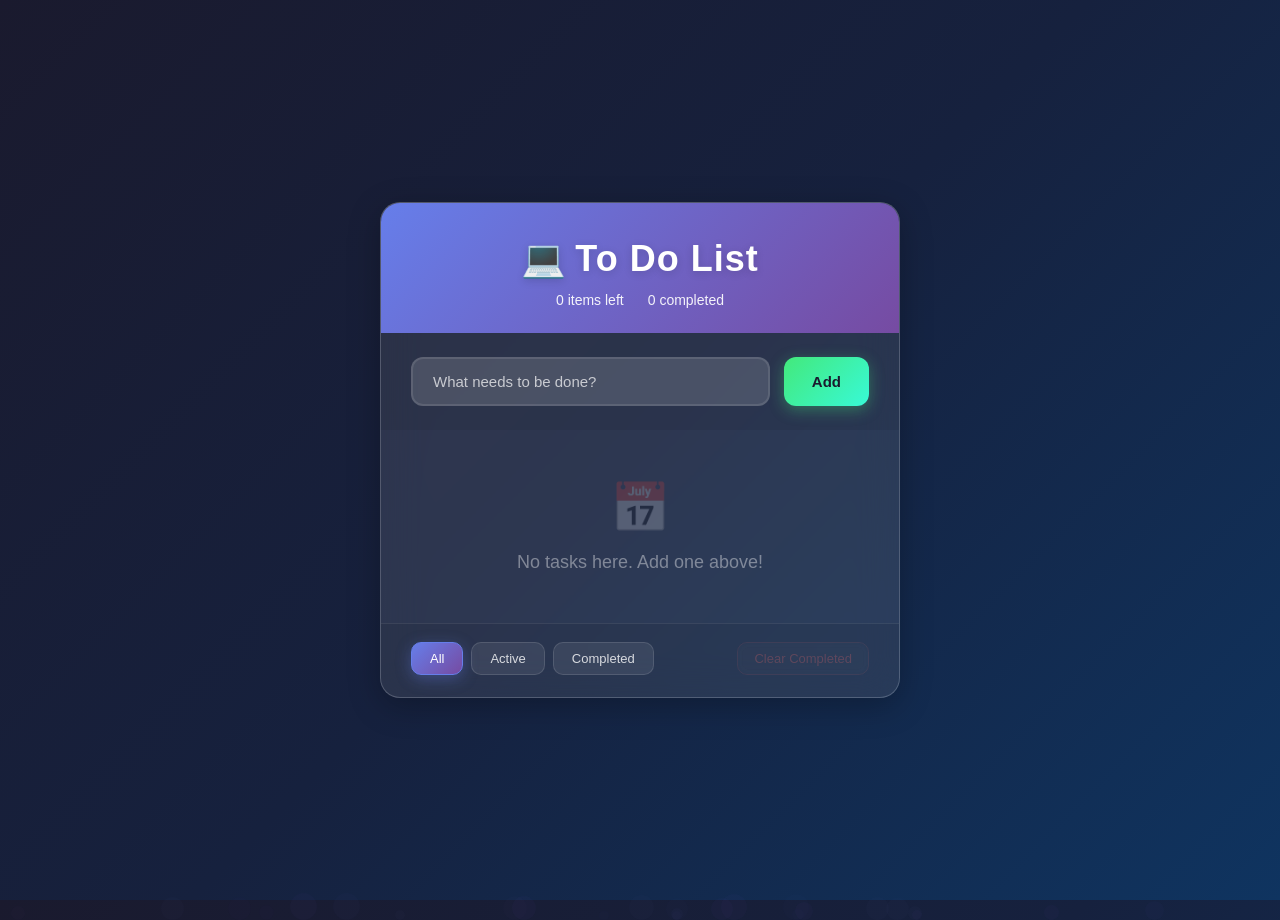
<file: To Do List/index.html>
<!DOCTYPE html>
<html lang="en">

<head>
    <meta charset="UTF-8">
    <meta name="viewport" content="width=device-width, initial-scale=1.0">
    <title>ToDo List</title>
    <link rel="stylesheet" href="style.css">
</head>

<body>
    <div class="container">
        <div class="header">
            <h1>To Do List</h1>
            <div class="stats" id="stats">
                <span id="items-left">0 items left</span>
                <span id="items-completed">0 completed</span>
            </div>
        </div>

        <div class="input-section">
            <input type="text" id="taskInput" placeholder="What needs to be done?" autocomplete="off">
            <button class="add-btn" id="addBtn">Add</button>
        </div>

        <ul class="task-list" id="taskList"></ul>

        <div class="footer">
            <div class="filters" id="filters">
                <button class="filter-btn active" data-filter="all">All</button>
                <button class="filter-btn" data-filter="active">Active</button>
                <button class="filter-btn" data-filter="completed">Completed</button>
            </div>
            <button class="clear-btn" id="clearCompleted">Clear Completed</button>
        </div>
    </div>

    <script src="script.js"></script>
</body>

</html>
</file>
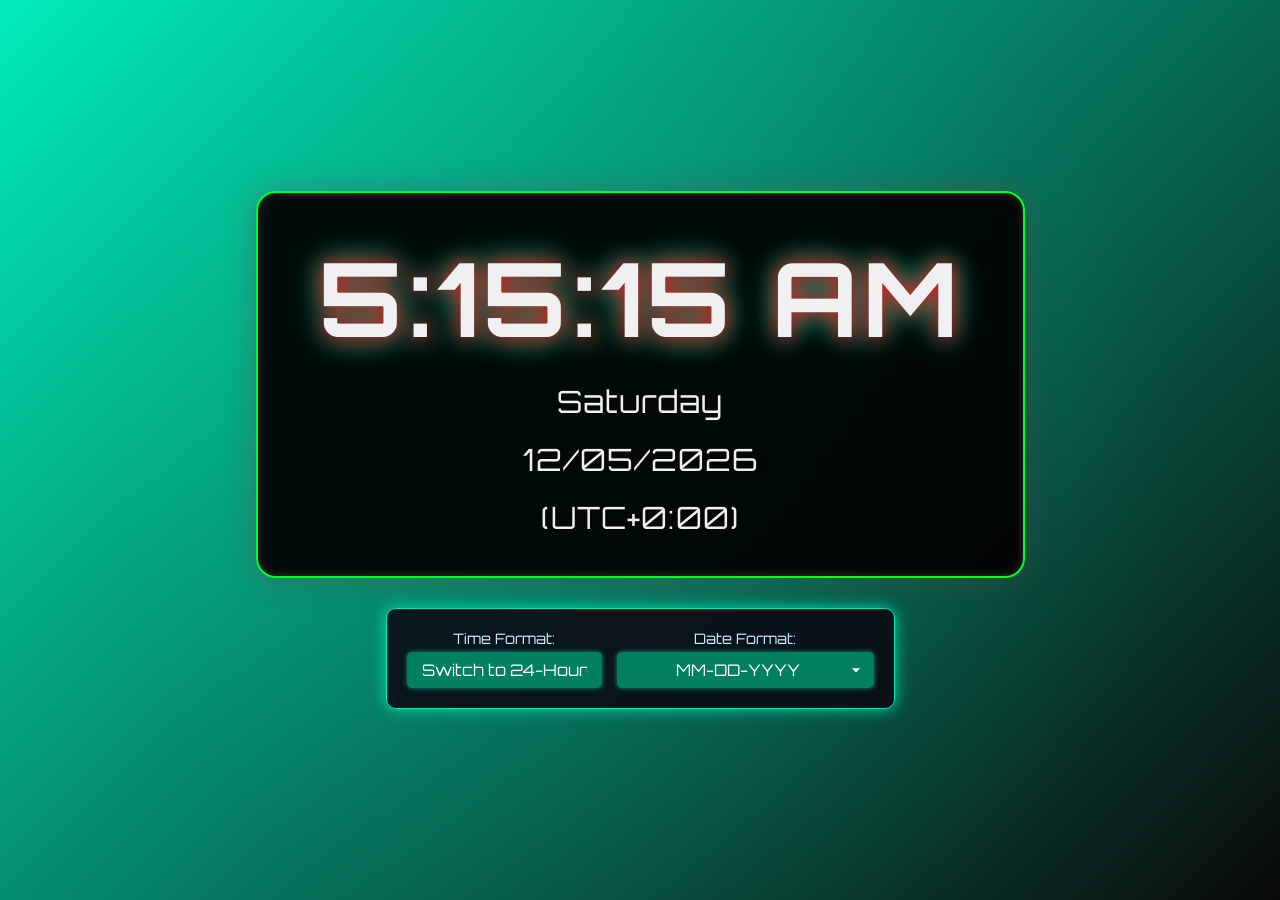
<file: Advanced digital clock.html>
<!DOCTYPE html>
<html lang="en">

<head>
    <meta charset="UTF-8">
    <meta name="viewport" content="width=device-width, initial-scale=1.0">
    <title>24 hour format Digital Clock</title>
    <link href="https://fonts.googleapis.com/css2?family=Orbitron:wght@400;700&display=swap" rel="stylesheet">
    <style>
        body {
            margin: 0;
            padding: 0;
            display: flex;
            flex-direction: column;
            justify-content: center;
            align-items: center;
            min-height: 100vh;
            background: linear-gradient(135deg, #01ecb9, #0a0a0a);
            font-family: 'Orbitron', monospace, sans-serif;
            color: #f0f0f3;
            overflow: hidden;
            position: relative;
        }

        body::before {
            content: '';
            position: absolute;
            top: 0;
            left: 0;
            width: 100%;
            height: 100%;
            background: radial-gradient(circle at center, rgba(0, 255, 204, 0.1) 0%, transparent 70%);
            animation: pulse 10s infinite alternate;
            z-index: -1;
        }

        @keyframes pulse {
            0% {
                transform: scale(1);
                opacity: 0.5;
            }

            100% {
                transform: scale(1.2);
                opacity: 0.7;
            }
        }

        .clock-wrapper {
            background-color: rgba(0, 0, 0, 0.932);
            border: 2px solid #00ff22;
            border-radius: 20px;
            box-shadow: 0 0 30px rgba(126, 61, 70, 0.4), inset 0 0 10px rgba(202, 123, 123, 0.3);
            padding: 40px 60px;
            display: flex;
            flex-direction: column;
            align-items: center;
            gap: 20px;
            margin-bottom: 30px;
        }

        #time-display {
            font-size: 8vw;
            font-weight: bold;
            text-shadow: 0 0 20px #ff0000, 0 0 30px #00ffcc;
            letter-spacing: 5px;
            white-space: nowrap;
            text-align: center;
            min-width: 500px;
        }

        #date-display,
        #day-display,
        #timezone-display {
            font-size: 2.4vw;
            color: #f0f0f3;
            letter-spacing: 1px;
            text-align: center;
            width: 100%;
        }

        .controls {
            display: flex;
            flex-wrap: wrap;
            justify-content: center;
            gap: 15px;
            padding: 20px;
            background-color: rgba(10, 10, 20, 0.9);
            border-radius: 10px;
            border: 1px solid #00e6b3;
            box-shadow: 0 0 15px rgba(0, 230, 179, 0.9);
        }

        .control-group {
            display: flex;
            flex-direction: column;
            gap: 5px;
            align-items: center;
        }

        label {
            font-size: 0.9em;
            color: #cceeff;
        }

        button,
        select {
            background-color: #008060;
            color: white;
            border: none;
            padding: 8px 15px;
            border-radius: 5px;
            cursor: pointer;
            font-family: 'Orbitron', monospace;
            font-size: 1em;
            transition: background-color 0.3s ease, transform 0.1s ease, box-shadow 0.3s ease;
            box-shadow: 0 0 5px rgba(0, 255, 204, 0.5);
            -webkit-appearance: none;
            -moz-appearance: none;
            appearance: none;
            text-align: center;
            outline: none;
        }

        button:hover,
        select:hover {
            background-color: #00b386;
            box-shadow: 0 0 10px rgba(0, 255, 204, 0.8);
        }

        button:active {
            transform: translateY(1px);
        }

        select {
            padding-right: 30px;
            background-image: url('data:image/svg+xml;utf8,<svg fill="%23ffffff" height="24" viewBox="0 0 24 24" width="24" xmlns="http://www.w3.org/2000/svg"><path d="M7 10l5 5 5-5z"/><path d="M0 0h24v24H0z" fill="none"/></svg>');
            background-repeat: no-repeat;
            background-position: right 8px center;
            background-size: 20px;
        }

        @media (max-width: 768px) {
            .clock-wrapper {
                padding: 30px 40px;
            }

            #time-display {
                font-size: 12vw;
                min-width: unset;
                letter-spacing: 3px;
            }

            #date-display,
            #day-display,
            #timezone-display {
                font-size: 3.5vw;
            }

            .controls {
                flex-direction: column;
            }
        }

        @media (max-width: 480px) {
            .clock-wrapper {
                padding: 20px 25px;
            }

            #time-display {
                font-size: 15vw;
            }

            #date-display,
            #day-display,
            #timezone-display {
                font-size: 4.5vw;
            }

            button,
            select {
                padding: 6px 12px;
                font-size: 0.9em;
            }
        }
    </style>
</head>

<body>

    <div class="clock-wrapper">
        <div id="time-display"></div>
        <div id="day-display"></div>
        <div id="date-display"></div>
        <div id="timezone-display"></div>
    </div>

    <div class="controls">
        <div class="control-group">
            <label for="timeFormatToggle">Time Format:</label>
            <button id="timeFormatToggle">Switch to 24-Hour</button>
        </div>
        <div class="control-group">
            <label for="dateFormatSelect">Date Format:</label>
            <select id="dateFormatSelect">
                <option value="default">MM-DD-YYYY</option>
                <option value="long">Month-Day-year</option>
                <option value="full">Week-Month-Date-Year</option>
                <option value="short">DD-MM-YYYY</option>
                <option value="iso">YYYY-MM-DD</option>
            </select>
        </div>
    </div>

    <script>
        let is24HourFormat = false;
        let selectedDateFormat = 'default';

        const timeDisplay = document.getElementById('time-display');
        const dayDisplay = document.getElementById('day-display');
        const dateDisplay = document.getElementById('date-display');
        const timezoneDisplay = document.getElementById('timezone-display');
        const timeFormatToggleButton = document.getElementById('timeFormatToggle');
        const dateFormatSelect = document.getElementById('dateFormatSelect');

        function updateClock() {
            const now = new Date();

            let hours = now.getHours();
            let minutes = now.getMinutes();
            let seconds = now.getSeconds();
            let ampm = '';

            if (!is24HourFormat) {
                ampm = hours >= 12 ? 'PM' : 'AM';
                hours = hours % 12;
                hours = hours ? hours : 12;
            }

            minutes = minutes < 10 ? '0' + minutes : minutes;
            seconds = seconds < 10 ? '0' + seconds : seconds;
            hours = hours < 10 && is24HourFormat ? '0' + hours : hours;

            const timeString = `${hours}:${minutes}:${seconds}${ampm ? ' ' + ampm : ''}`;
            timeDisplay.textContent = timeString;

            const days = ["Sunday", "Monday", "Tuesday", "Wednesday", "Thursday", "Friday", "Saturday"];
            dayDisplay.textContent = days[now.getDay()];

            let dateOptions = {};
            switch (selectedDateFormat) {
                case 'long':
                    dateOptions = { month: 'long', day: 'numeric', year: 'numeric' };
                    break;
                case 'full':
                    dateOptions = { weekday: 'long', year: 'numeric', month: 'long', day: 'numeric' };
                    break;
                case 'short':
                    const day = now.getDate() < 10 ? '0' + now.getDate() : now.getDate();
                    const month = (now.getMonth() + 1) < 10 ? '0' + (now.getMonth() + 1) : (now.getMonth() + 1);
                    const year = now.getFullYear();
                    dateDisplay.textContent = `${day}/${month}/${year}`;
                    break;
                case 'iso':
                    const isoYear = now.getFullYear();
                    const isoMonth = (now.getMonth() + 1) < 10 ? '0' + (now.getMonth() + 1) : (now.getMonth() + 1);
                    const isoDay = now.getDate() < 10 ? '0' + now.getDate() : now.getDate();
                    dateDisplay.textContent = `${isoYear}-${isoMonth}-${isoDay}`;
                    break;
                case 'default':
                default:
                    dateOptions = { month: '2-digit', day: '2-digit', year: 'numeric' };
                    break;
            }

            if (selectedDateFormat !== 'short' && selectedDateFormat !== 'iso') {
                dateDisplay.textContent = now.toLocaleDateString('en-US', dateOptions);
            }

            const offsetMinutes = now.getTimezoneOffset();
            const offsetHours = Math.abs(Math.floor(offsetMinutes / 60));
            const offsetRemainderMinutes = Math.abs(offsetMinutes % 60);
            const offsetSign = offsetMinutes > 0 ? '-' : '+';
            const formattedOffsetMinutes = offsetRemainderMinutes < 10 ? '0' + offsetRemainderMinutes : offsetRemainderMinutes;

            const timezoneString = `(UTC${offsetSign}${offsetHours}:${formattedOffsetMinutes})`;
            timezoneDisplay.textContent = timezoneString;
        }

        timeFormatToggleButton.addEventListener('click', () => {
            is24HourFormat = !is24HourFormat;
            timeFormatToggleButton.textContent = is24HourFormat ? 'Switch to 12-Hour' : 'Switch to 24-Hour';
            updateClock();
        });

        dateFormatSelect.addEventListener('change', (event) => {
            selectedDateFormat = event.target.value;
            updateClock();
        });

        setInterval(updateClock, 1000);
        updateClock();
    </script>
</body>

</html>
</file>
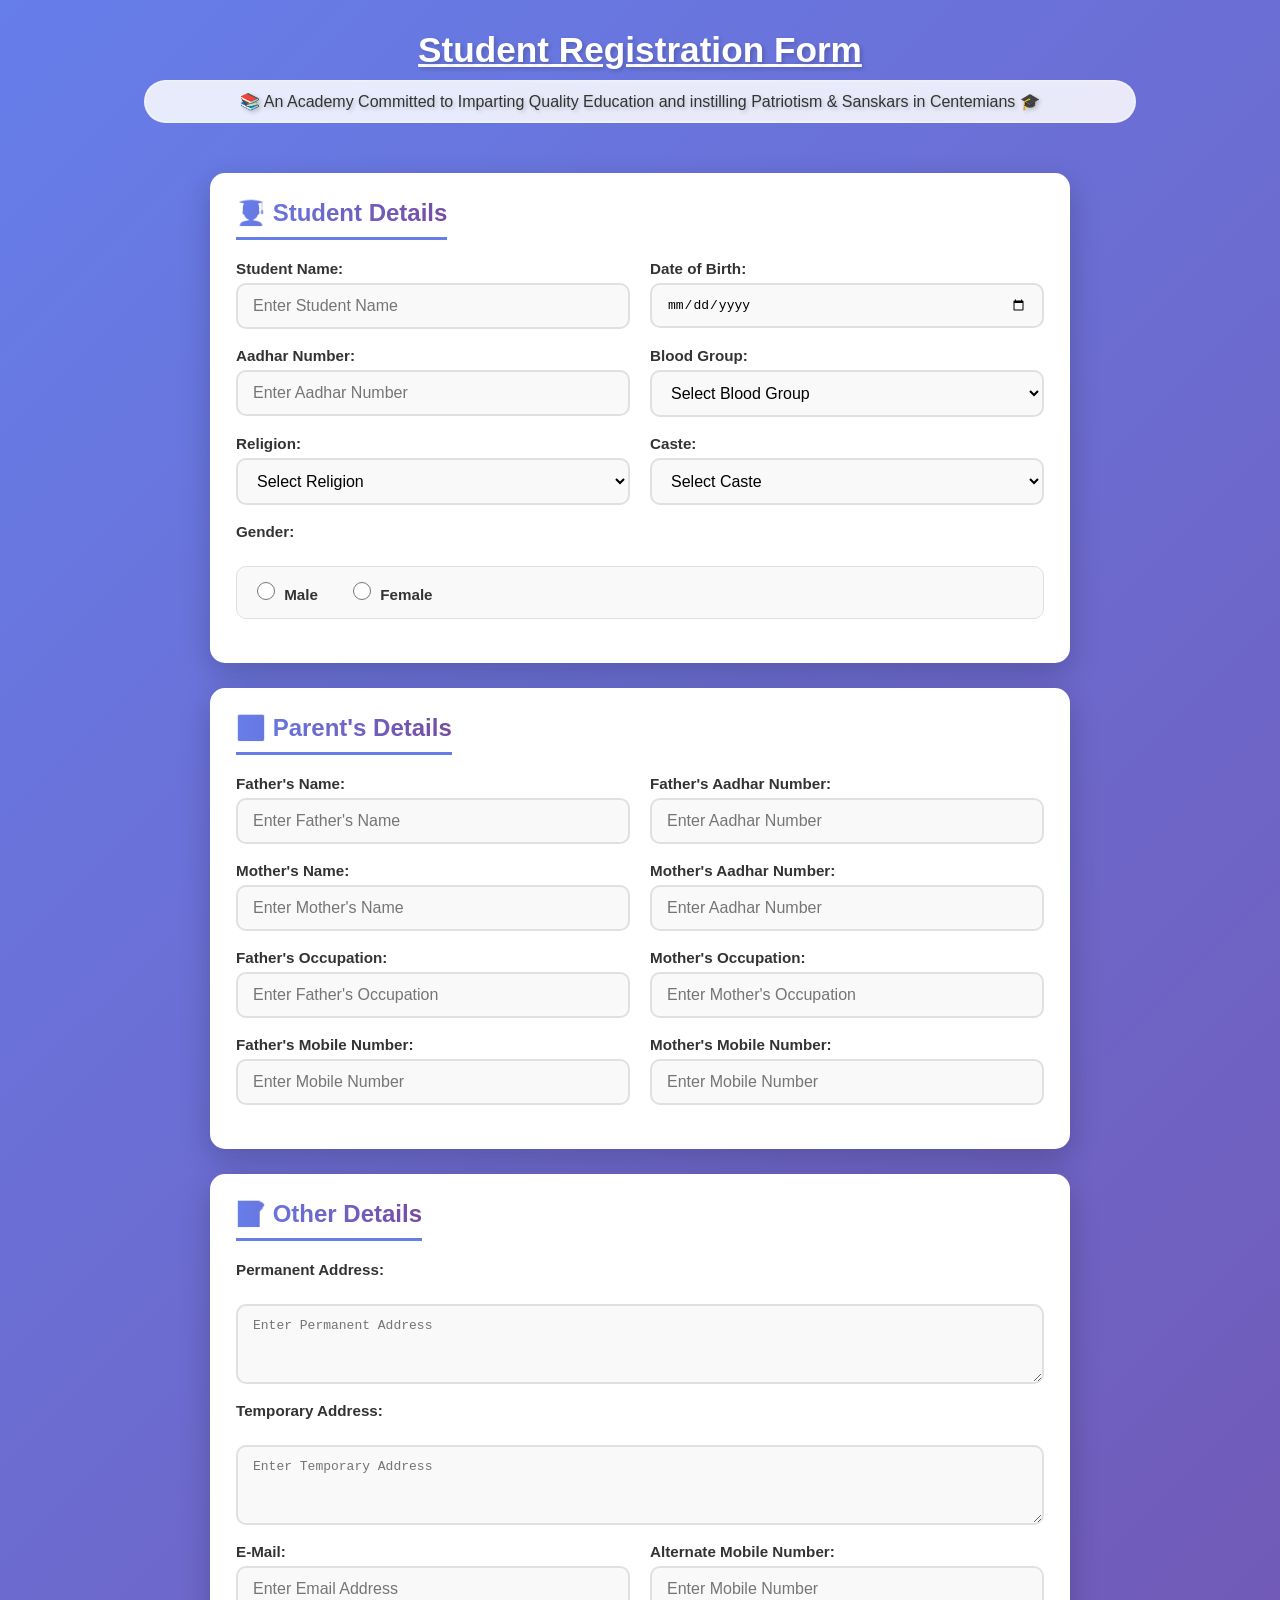
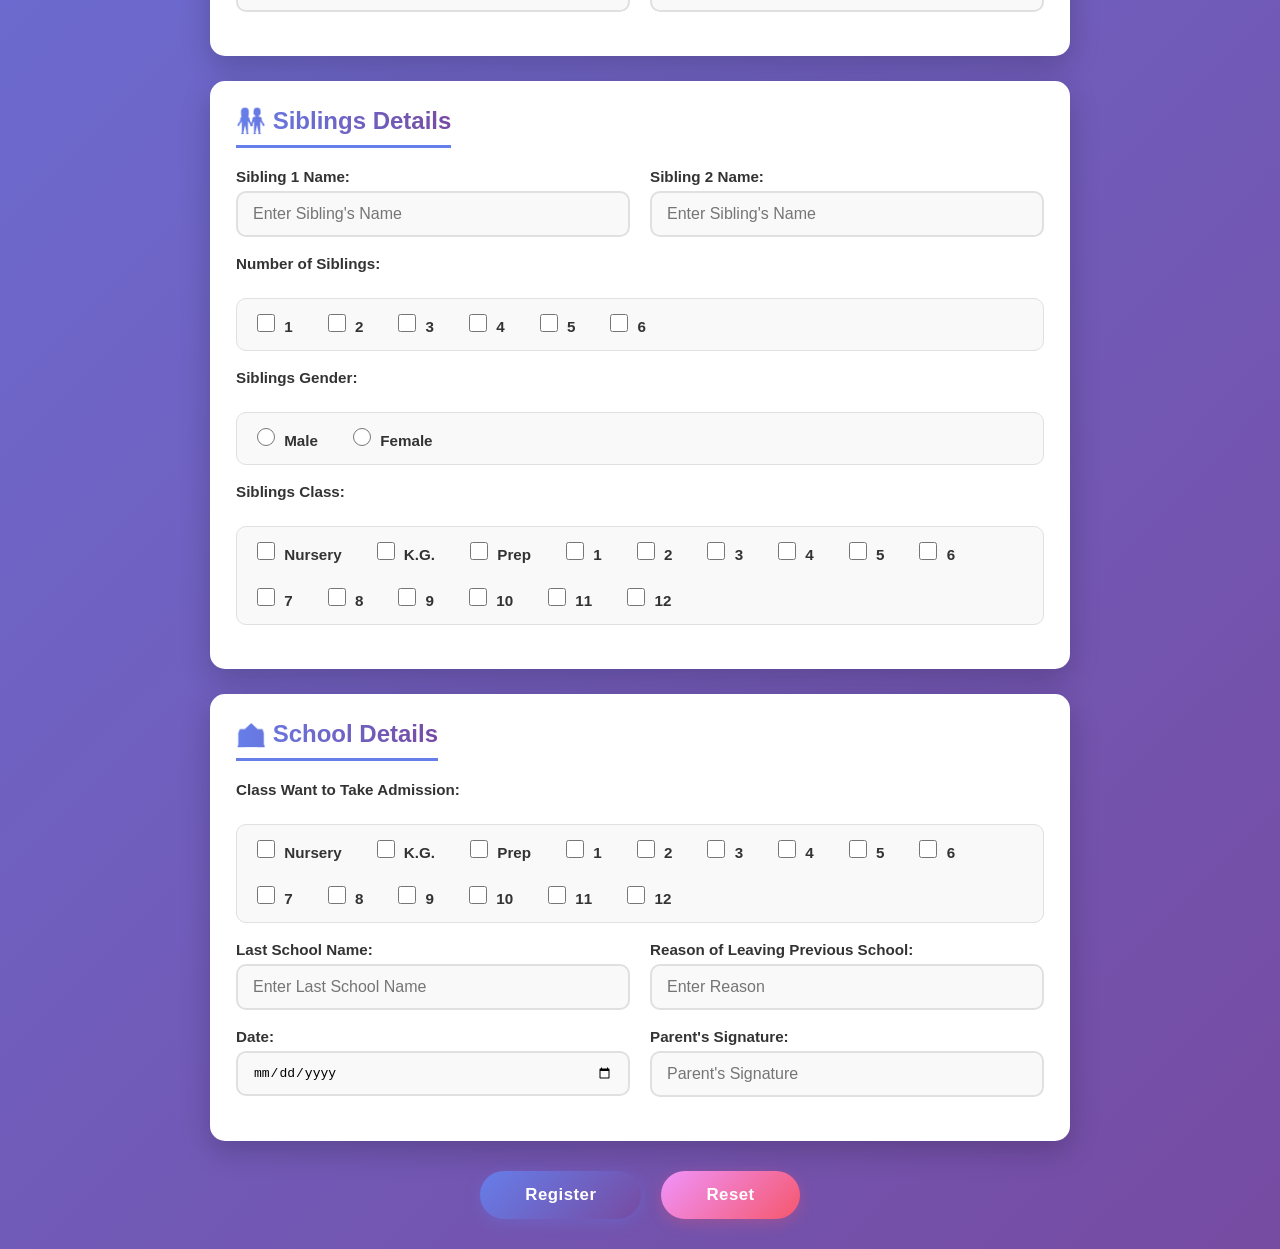
<file: Student Registration Form.html>
<!DOCTYPE html>
<html lang="en">

<head>
  <meta charset="UTF-8">
  <meta name="viewport" content="width=device-width, initial-scale=1.0">
  <title>Student Registration Form</title>
  <style>
    * {
      margin: 0;
      padding: 0;
      box-sizing: border-box;
    }

    body {
      font-family: 'Segoe UI', Tahoma, Geneva, Verdana, sans-serif;
      background: linear-gradient(135deg, #667eea 0%, #764ba2 100%);
      min-height: 100vh;
      padding: 10px;
    }

    .header {
      text-align: center;
      padding: 20px 10px;
      color: white;
      text-shadow: 2px 2px 4px rgba(0, 0, 0, 0.2);
    }

    .header h1 {
      font-size: 2.2em;
      text-decoration: underline;
      margin-bottom: 10px;
    }

    .marquee {
      background: rgba(255, 255, 255, 0.85);
      color: #333;
      padding: 10px;
      border-radius: 25px;
      overflow: hidden;
      white-space: nowrap;
      margin: 10px auto;
      max-width: 80%;
      font-weight: 500;
      border: 2px solid rgba(255, 255, 255, 0.3);
    }

    .marquee span {
      display: inline-block;
      animation: scroll 20s linear infinite;
    }

    @keyframes scroll {
      0% {
        transform: translateX(100%);
      }

      100% {
        transform: translateX(-100%);
      }
    }

    .form-container {
      max-width: 900px;
      margin: 0 auto;
      padding: 20px;
    }

    .form-section {
      background: white;
      border-radius: 15px;
      padding: 25px;
      margin-bottom: 25px;
      box-shadow: 0 10px 30px rgba(0, 0, 0, 0.2);
      border: 1px solid rgba(255, 255, 255, 0.2);
      transition: transform 0.3s ease;
    }

    .form-section:hover {
      transform: translateY(-3px);
      box-shadow: 0 15px 40px rgba(0, 0, 0, 0.25);
    }

    .form-section h2 {
      color: #667eea;
      font-size: 1.5em;
      margin-bottom: 20px;
      padding-bottom: 10px;
      border-bottom: 3px solid #667eea;
      display: inline-block;
      background: linear-gradient(90deg, #667eea, #764ba2);
      -webkit-background-clip: text;
      -webkit-text-fill-color: transparent;
      background-clip: text;
    }

    .form-group {
      display: grid;
      grid-template-columns: 1fr 1fr;
      gap: 20px;
      margin-bottom: 18px;
    }

    .form-group.full {
      grid-template-columns: 1fr;
    }

    label {
      display: block;
      margin-bottom: 6px;
      font-weight: 600;
      color: #333;
      font-size: 0.95em;
    }

    input[type="text"],
    input[type="number"],
    input[type="date"],
    input[type="email"],
    input[type="tel"],
    select,
    textarea {
      width: 100%;
      padding: 12px 15px;
      border: 2px solid #e0e0e0;
      border-radius: 10px;
      font-size: 1em;
      transition: all 0.3s ease;
      background: #f9f9f9;
    }

    input:focus,
    select:focus,
    textarea:focus {
      outline: none;
      border-color: #667eea;
      background: white;
      box-shadow: 0 0 0 3px rgba(102, 126, 234, 0.15);
    }

    textarea {
      resize: vertical;
      min-height: 80px;
    }

    .radio-group,
    .checkbox-group {
      display: flex;
      flex-wrap: wrap;
      gap: 15px;
      padding: 10px;
      background: #f9f9f9;
      border-radius: 10px;
      border: 1px solid #e0e0e0;
    }

    .radio-group label,
    .checkbox-group label {
      margin-bottom: 0;
      cursor: pointer;
      padding: 5px 10px;
      border-radius: 6px;
      transition: background 0.2s;
    }

    .radio-group label:hover,
    .checkbox-group label:hover {
      background: #e8eaff;
    }

    input[type="radio"],
    input[type="checkbox"] {
      width: 18px;
      height: 18px;
      cursor: pointer;
      margin-right: 5px;
      accent-color: #667eea;
    }

    .button-group {
      display: flex;
      gap: 20px;
      justify-content: center;
      margin-top: 30px;
    }

    .button-group input[type="submit"],
    .button-group input[type="button"] {
      padding: 14px 45px;
      border: none;
      border-radius: 50px;
      font-size: 1.05em;
      font-weight: bold;
      cursor: pointer;
      transition: all 0.3s ease;
      color: white;
      letter-spacing: 0.5px;
    }

    .button-group input[type="submit"] {
      background: linear-gradient(135deg, #667eea 0%, #764ba2 100%);
      box-shadow: 0 4px 15px rgba(102, 126, 234, 0.3);
    }

    .button-group input[type="submit"]:hover {
      transform: translateY(-2px);
      box-shadow: 0 6px 25px rgba(102, 126, 234, 0.5);
    }

    .button-group input[type="button"] {
      background: linear-gradient(135deg, #f093fb 0%, #f5576c 100%);
      box-shadow: 0 4px 15px rgba(245, 87, 108, 0.3);
    }

    .button-group input[type="button"]:hover {
      transform: translateY(-2px);
      box-shadow: 0 6px 25px rgba(245, 87, 108, 0.5);
    }

    @media (max-width: 768px) {
      .header h1 {
        font-size: 1.5em;
      }

      .form-group {
        grid-template-columns: 1fr;
        gap: 15px;
      }

      .radio-group,
      .checkbox-group {
        flex-direction: column;
        gap: 10px;
      }

      .button-group {
        flex-direction: column;
      }

      .button-group input[type="submit"],
      .button-group input[type="button"] {
        width: 100%;
      }
    }
  </style>
</head>

<body>
  <div class="header">
    <h1>Student Registration Form</h1>
    <div class="marquee">
      <span>📚 An Academy Committed to Imparting Quality Education and instilling Patriotism & Sanskars in Centemians
        🎓</span>
    </div>
  </div>

  <div class="form-container">
    <form>
      <!-- Student Details Section -->
      <div class="form-section">
        <h2>👨‍🎓 Student Details</h2>
        <div class="form-group">
          <div>
            <label for="studentName">Student Name:</label>
            <input type="text" id="studentName" name="studentName" placeholder="Enter Student Name" required>
          </div>
          <div>
            <label for="dob">Date of Birth:</label>
            <input type="date" id="dob" name="dob" required>
          </div>
        </div>

        <div class="form-group">
          <div>
            <label for="aadhar">Aadhar Number:</label>
            <input type="number" id="aadhar" name="aadhar" placeholder="Enter Aadhar Number" required>
          </div>
          <div>
            <label for="bloodGroup">Blood Group:</label>
            <select id="bloodGroup" name="bloodGroup" required>
              <option value="">Select Blood Group</option>
              <option value="A+">A+</option>
              <option value="A-">A-</option>
              <option value="B+">B+</option>
              <option value="B-">B-</option>
              <option value="AB+">AB+</option>
              <option value="AB-">AB-</option>
              <option value="O+">O+</option>
              <option value="O-">O-</option>
            </select>
          </div>
        </div>

        <div class="form-group">
          <div>
            <label for="religion">Religion:</label>
            <select id="religion" name="religion" required>
              <option value="">Select Religion</option>
              <option value="Hindu">Hindu</option>
              <option value="Muslim">Muslim</option>
              <option value="Sikh">Sikh</option>
              <option value="Christian">Christian</option>
              <option value="Other">Other</option>
            </select>
          </div>
          <div>
            <label for="caste">Caste:</label>
            <select id="caste" name="caste" required>
              <option value="">Select Caste</option>
              <option value="SC">SC</option>
              <option value="ST">ST</option>
              <option value="OBC">OBC</option>
              <option value="General">General</option>
            </select>
          </div>
        </div>

        <div class="form-group full">
          <label>Gender:</label>
          <div class="radio-group">
            <label>
              <input type="radio" name="gender" value="Male" required> Male
            </label>
            <label>
              <input type="radio" name="gender" value="Female" required> Female
            </label>
          </div>
        </div>
      </div>

      <!-- Parent's Details Section -->
      <div class="form-section">
        <h2>👨‍👩‍👧 Parent's Details</h2>
        <div class="form-group">
          <div>
            <label for="fatherName">Father's Name:</label>
            <input type="text" id="fatherName" name="fatherName" placeholder="Enter Father's Name" required>
          </div>
          <div>
            <label for="fatherAadhar">Father's Aadhar Number:</label>
            <input type="number" id="fatherAadhar" name="fatherAadhar" placeholder="Enter Aadhar Number">
          </div>
        </div>

        <div class="form-group">
          <div>
            <label for="motherName">Mother's Name:</label>
            <input type="text" id="motherName" name="motherName" placeholder="Enter Mother's Name" required>
          </div>
          <div>
            <label for="motherAadhar">Mother's Aadhar Number:</label>
            <input type="number" id="motherAadhar" name="motherAadhar" placeholder="Enter Aadhar Number">
          </div>
        </div>

        <div class="form-group">
          <div>
            <label for="fatherOccupation">Father's Occupation:</label>
            <input type="text" id="fatherOccupation" name="fatherOccupation" placeholder="Enter Father's Occupation">
          </div>
          <div>
            <label for="motherOccupation">Mother's Occupation:</label>
            <input type="text" id="motherOccupation" name="motherOccupation" placeholder="Enter Mother's Occupation">
          </div>
        </div>

        <div class="form-group">
          <div>
            <label for="fatherMobile">Father's Mobile Number:</label>
            <input type="tel" id="fatherMobile" name="fatherMobile" placeholder="Enter Mobile Number"
              pattern="[0-9]{10}">
          </div>
          <div>
            <label for="motherMobile">Mother's Mobile Number:</label>
            <input type="tel" id="motherMobile" name="motherMobile" placeholder="Enter Mobile Number"
              pattern="[0-9]{10}">
          </div>
        </div>
      </div>

      <!-- Other Details Section -->
      <div class="form-section">
        <h2>📝 Other Details</h2>
        <div class="form-group full">
          <label for="permanentAddress">Permanent Address:</label>
          <textarea id="permanentAddress" name="permanentAddress" rows="3"
            placeholder="Enter Permanent Address"></textarea>
        </div>

        <div class="form-group full">
          <label for="temporaryAddress">Temporary Address:</label>
          <textarea id="temporaryAddress" name="temporaryAddress" rows="3"
            placeholder="Enter Temporary Address"></textarea>
        </div>

        <div class="form-group">
          <div>
            <label for="email">E-Mail:</label>
            <input type="email" id="email" name="email" placeholder="Enter Email Address">
          </div>
          <div>
            <label for="alternateMobile">Alternate Mobile Number:</label>
            <input type="tel" id="alternateMobile" name="alternateMobile" placeholder="Enter Mobile Number"
              pattern="[0-9]{10}">
          </div>
        </div>
      </div>

      <!-- Siblings Details Section -->
      <div class="form-section">
        <h2>👫 Siblings Details</h2>
        <div class="form-group">
          <div>
            <label for="sibling1Name">Sibling 1 Name:</label>
            <input type="text" id="sibling1Name" name="sibling1Name" placeholder="Enter Sibling's Name">
          </div>
          <div>
            <label for="sibling2Name">Sibling 2 Name:</label>
            <input type="text" id="sibling2Name" name="sibling2Name" placeholder="Enter Sibling's Name">
          </div>
        </div>

        <div class="form-group full">
          <label>Number of Siblings:</label>
          <div class="checkbox-group">
            <label><input type="checkbox" name="numSiblings" value="1"> 1</label>
            <label><input type="checkbox" name="numSiblings" value="2"> 2</label>
            <label><input type="checkbox" name="numSiblings" value="3"> 3</label>
            <label><input type="checkbox" name="numSiblings" value="4"> 4</label>
            <label><input type="checkbox" name="numSiblings" value="5"> 5</label>
            <label><input type="checkbox" name="numSiblings" value="6"> 6</label>
          </div>
        </div>

        <div class="form-group full">
          <label>Siblings Gender:</label>
          <div class="radio-group">
            <label><input type="radio" name="siblingGender" value="Male"> Male</label>
            <label><input type="radio" name="siblingGender" value="Female"> Female</label>
          </div>
        </div>

        <div class="form-group full">
          <label>Siblings Class:</label>
          <div class="checkbox-group">
            <label><input type="checkbox" name="siblingClass"> Nursery</label>
            <label><input type="checkbox" name="siblingClass"> K.G.</label>
            <label><input type="checkbox" name="siblingClass"> Prep</label>
            <label><input type="checkbox" name="siblingClass"> 1</label>
            <label><input type="checkbox" name="siblingClass"> 2</label>
            <label><input type="checkbox" name="siblingClass"> 3</label>
            <label><input type="checkbox" name="siblingClass"> 4</label>
            <label><input type="checkbox" name="siblingClass"> 5</label>
            <label><input type="checkbox" name="siblingClass"> 6</label>
            <label><input type="checkbox" name="siblingClass"> 7</label>
            <label><input type="checkbox" name="siblingClass"> 8</label>
            <label><input type="checkbox" name="siblingClass"> 9</label>
            <label><input type="checkbox" name="siblingClass"> 10</label>
            <label><input type="checkbox" name="siblingClass"> 11</label>
            <label><input type="checkbox" name="siblingClass"> 12</label>
          </div>
        </div>
      </div>

      <!-- School Details Section -->
      <div class="form-section">
        <h2>🏫 School Details</h2>

        <div class="form-group full">
          <label>Class Want to Take Admission:</label>
          <div class="checkbox-group">
            <label><input type="checkbox" name="admissionClass" required> Nursery</label>
            <label><input type="checkbox" name="admissionClass"> K.G.</label>
            <label><input type="checkbox" name="admissionClass"> Prep</label>
            <label><input type="checkbox" name="admissionClass"> 1</label>
            <label><input type="checkbox" name="admissionClass"> 2</label>
            <label><input type="checkbox" name="admissionClass"> 3</label>
            <label><input type="checkbox" name="admissionClass"> 4</label>
            <label><input type="checkbox" name="admissionClass"> 5</label>
            <label><input type="checkbox" name="admissionClass"> 6</label>
            <label><input type="checkbox" name="admissionClass"> 7</label>
            <label><input type="checkbox" name="admissionClass"> 8</label>
            <label><input type="checkbox" name="admissionClass"> 9</label>
            <label><input type="checkbox" name="admissionClass"> 10</label>
            <label><input type="checkbox" name="admissionClass"> 11</label>
            <label><input type="checkbox" name="admissionClass"> 12</label>
          </div>
        </div>

        <div class="form-group">
          <div>
            <label for="lastSchool">Last School Name:</label>
            <input type="text" id="lastSchool" name="lastSchool" placeholder="Enter Last School Name">
          </div>
          <div>
            <label for="reasonLeaving">Reason of Leaving Previous School:</label>
            <input type="text" id="reasonLeaving" name="reasonLeaving" placeholder="Enter Reason">
          </div>
        </div>

        <div class="form-group">
          <div>
            <label for="registrationDate">Date:</label>
            <input type="date" id="registrationDate" name="registrationDate" required>
          </div>
          <div>
            <label for="parentSignature">Parent's Signature:</label>
            <input type="text" id="parentSignature" name="parentSignature" placeholder="Parent's Signature">
          </div>
        </div>
      </div>

      <!-- Button Group -->
      <div class="button-group">
        <input type="submit" value="Register">
        <input type="button" value="Reset" onclick="this.form.reset()">
      </div>
    </form>
  </div>
</body>

</html>
</file>
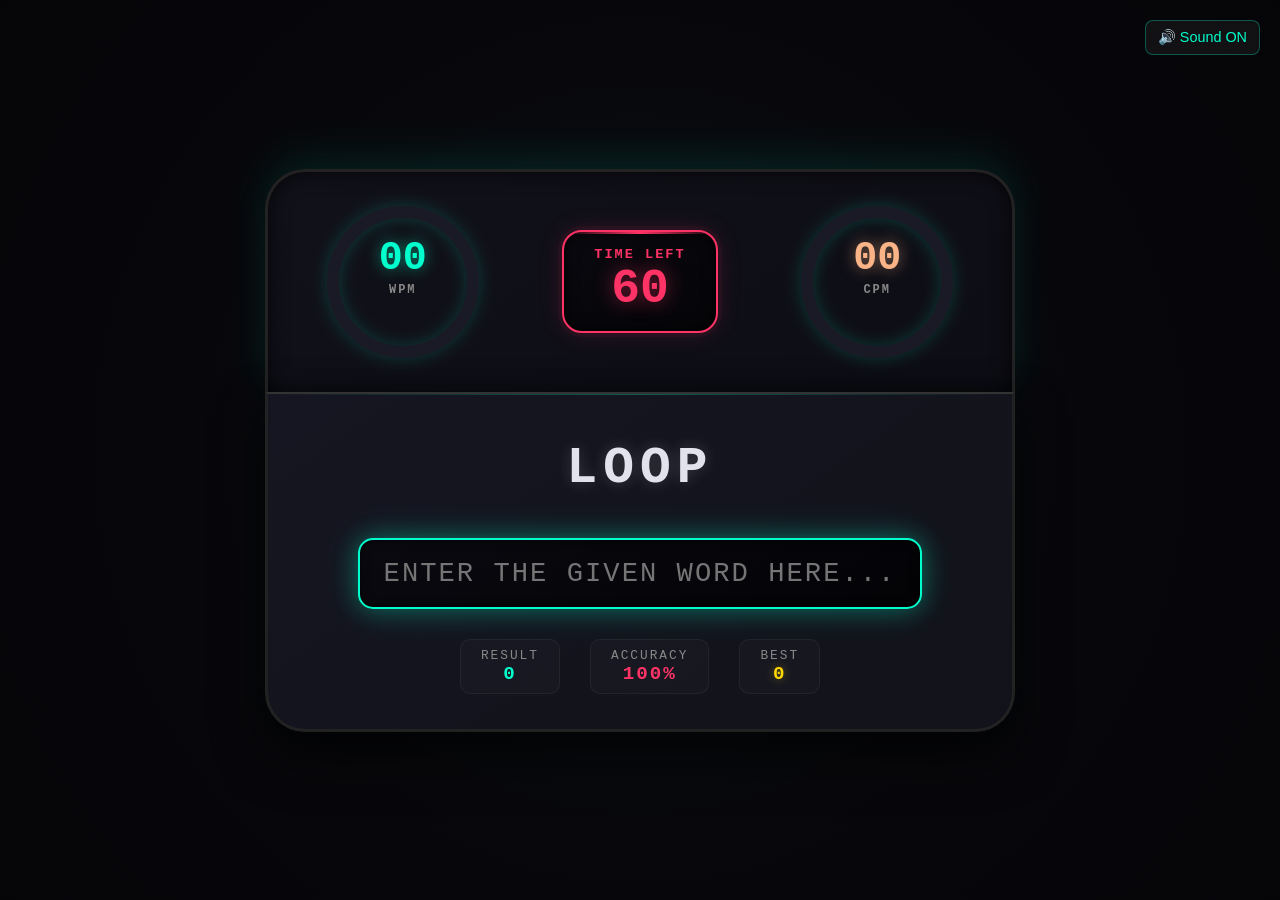
<file: Typing Speed Checker.html>
<!DOCTYPE html>
<html lang="en">

<head>
    <meta charset="UTF-8">
    <meta name="viewport" content="width=device-width, initial-scale=1.0">
    <title>Typing Speed Checker</title>
    <style>
        * {
            margin: 0;
            padding: 0;
            box-sizing: border-box;
        }

        body {
            background: radial-gradient(circle at center, #0b0b10 0%, #050508 100%);
            color: #00ffcc;
            font-family: 'Courier New', Courier, monospace;
            display: flex;
            flex-direction: column;
            align-items: center;
            justify-content: center;
            min-height: 100vh;
            overflow: hidden;
            position: relative;
        }

        body::before {
            content: '';
            position: absolute;
            top: 0;
            left: 0;
            width: 100%;
            height: 100%;
            background:
                radial-gradient(circle, rgba(0, 255, 204, 0.03) 0%, transparent 50%),
                radial-gradient(circle, rgba(255, 51, 102, 0.02) 0%, transparent 30%);
            pointer-events: none;
            animation: pulse 8s infinite;
        }

        @keyframes pulse {

            0%,
            100% {
                opacity: 1;
            }

            50% {
                opacity: 0.7;
            }
        }

        .dashboard {
            display: flex;
            justify-content: space-around;
            align-items: center;
            width: 90%;
            max-width: 750px;
            background: linear-gradient(145deg, #11111a, #0d0d14);
            border: 3px solid #222;
            border-bottom: none;
            border-radius: 40px 40px 0 0;
            padding: 30px 20px;
            box-shadow:
                0 -15px 40px rgba(0, 255, 204, 0.08),
                inset 0 0 20px rgba(0, 0, 0, 0.8),
                0 0 50px rgba(0, 255, 204, 0.03);
            gap: 10px;
            box-sizing: border-box;
            position: relative;
            animation: dashboardGlow 4s infinite;
        }

        @keyframes dashboardGlow {

            0%,
            100% {
                box-shadow: 0 -15px 40px rgba(0, 255, 204, 0.08), inset 0 0 20px rgba(0, 0, 0, 0.8), 0 0 50px rgba(0, 255, 204, 0.03);
            }

            50% {
                box-shadow: 0 -15px 40px rgba(0, 255, 204, 0.12), inset 0 0 20px rgba(0, 0, 0, 0.8), 0 0 70px rgba(0, 255, 204, 0.05);
            }
        }

        .gauge-container {
            position: relative;
            width: 160px;
            height: 160px;
            display: flex;
            flex-direction: column;
            align-items: center;
            justify-content: center;
        }

        .gauge-svg {
            transform: rotate(-90deg);
            width: 100%;
            height: 100%;
            filter: drop-shadow(0 0 8px rgba(0, 255, 204, 0.2));
        }

        .gauge-bg {
            fill: none;
            stroke: #1a1a26;
            stroke-width: 12;
        }

        .gauge-progress {
            fill: none;
            stroke: #00ffcc;
            stroke-width: 12;
            stroke-linecap: round;
            stroke-dasharray: 440;
            stroke-dashoffset: 440;
            transition: stroke-dashoffset 0.3s cubic-bezier(0.4, 0, 0.2, 1);
            filter: drop-shadow(0 0 6px rgba(0, 255, 204, 0.4));
        }

        #cpm-progress {
            stroke: #fab387;
            filter: drop-shadow(0 0 6px rgba(250, 179, 135, 0.4));
        }

        .gauge-data {
            position: absolute;
            text-align: center;
            top: 40%;
            left: 50%;
            transform: translate(-50%, -50%);
        }

        .gauge-value {
            font-size: 2.5rem;
            font-weight: bold;
            text-shadow: 0 0 15px rgba(0, 255, 204, 0.5);
            animation: valuePulse 2s infinite;
        }

        @keyframes valuePulse {

            0%,
            100% {
                transform: translate(-50%, -50%) scale(1);
            }

            50% {
                transform: translate(-50%, -50%) scale(1.03);
            }
        }

        .gauge-value.cpm {
            color: #fab387;
            text-shadow: 0 0 15px rgba(250, 179, 135, 0.5);
        }

        .gauge-label {
            font-size: 0.75rem;
            color: #888;
            text-transform: uppercase;
            letter-spacing: 2px;
            margin-top: 2px;
            font-weight: bold;
        }

        .clock-box {
            background: linear-gradient(145deg, #09090f, #050508);
            border: 2px solid #ff3366;
            border-radius: 20px;
            padding: 15px 30px;
            text-align: center;
            box-shadow:
                inset 0 0 15px rgba(0, 0, 0, 0.7),
                0 0 25px rgba(255, 51, 102, 0.15),
                0 0 0 4px rgba(255, 51, 102, 0.05);
            min-width: 110px;
            position: relative;
            overflow: hidden;
        }

        .clock-box::before {
            content: '';
            position: absolute;
            top: 0;
            left: 0;
            width: 100%;
            height: 2px;
            background: linear-gradient(90deg, transparent, #ff3366, transparent);
            animation: scanline 3s infinite;
        }

        @keyframes scanline {
            0% {
                transform: translateX(-100%);
            }

            100% {
                transform: translateX(100%);
            }
        }

        .clock-label {
            font-size: 0.85rem;
            color: #ff3366;
            letter-spacing: 2px;
            text-transform: uppercase;
            font-weight: bold;
        }

        .clock-value {
            font-size: 3rem;
            font-weight: bold;
            color: #ff3366;
            text-shadow: 0 0 20px rgba(255, 51, 102, 0.5);
            transition: all 0.2s ease;
        }

        .clock-value.warning {
            color: #ff6b6b;
            text-shadow: 0 0 25px rgba(255, 107, 107, 0.7);
            animation: warningPulse 0.5s infinite;
        }

        @keyframes warningPulse {

            0%,
            100% {
                transform: scale(1);
            }

            50% {
                transform: scale(1.1);
            }
        }

        .game-body {
            width: 90%;
            max-width: 750px;
            background: linear-gradient(145deg, #161622, #12121a);
            border: 3px solid #222;
            border-top: 2px solid #333;
            border-radius: 0 0 40px 40px;
            padding: 45px 20px 35px;
            text-align: center;
            box-shadow:
                0 25px 50px rgba(0, 0, 0, 0.7),
                0 0 40px rgba(0, 255, 204, 0.02);
            box-sizing: border-box;
            position: relative;
        }

        .game-body::after {
            content: '';
            position: absolute;
            top: 0;
            left: 0;
            right: 0;
            height: 1px;
            background: linear-gradient(90deg, transparent, #00ffcc, transparent);
            opacity: 0.3;
        }

        #word-display {
            font-size: 3.2rem;
            margin-bottom: 35px;
            letter-spacing: 6px;
            font-weight: bold;
            color: #e2e2ec;
            min-height: 4rem;
            text-transform: uppercase;
            position: relative;
            text-shadow: 0 0 15px rgba(226, 226, 236, 0.2);
            animation: wordGlow 3s infinite;
        }

        @keyframes wordGlow {

            0%,
            100% {
                text-shadow: 0 0 15px rgba(226, 226, 236, 0.2);
            }

            50% {
                text-shadow: 0 0 25px rgba(226, 226, 236, 0.4);
            }
        }

        #word-display.correct {
            color: #00ffcc;
            animation: wordCorrect 0.5s ease;
        }

        @keyframes wordCorrect {
            0% {
                transform: scale(1);
            }

            50% {
                transform: scale(1.15) rotate(3deg);
                color: #00ffcc;
            }

            100% {
                transform: scale(1);
            }
        }

        #word-display.typing {
            color: #ff3366;
            text-shadow: 0 0 20px rgba(255, 51, 102, 0.4);
        }

        #type-input {
            background: linear-gradient(145deg, #09090f, #030306);
            border: 2px solid #333;
            border-radius: 15px;
            color: #00ffcc;
            font-size: 1.7rem;
            padding: 18px;
            text-align: center;
            outline: none;
            width: 80%;
            font-family: inherit;
            box-shadow:
                inset 0 0 10px rgba(0, 0, 0, 0.6),
                0 0 20px rgba(0, 255, 204, 0.05);
            transition: all 0.3s ease;
            letter-spacing: 2px;
        }

        #type-input:focus {
            border-color: #00ffcc;
            box-shadow:
                inset 0 0 10px rgba(0, 0, 0, 0.6),
                0 0 25px rgba(0, 255, 204, 0.3),
                0 0 40px rgba(0, 255, 204, 0.15);
        }

        #type-input.incorrect {
            border-color: #ff3366;
            animation: shake 0.3s ease;
        }

        @keyframes shake {

            0%,
            100% {
                transform: translateX(0);
            }

            25% {
                transform: translateX(-8px);
            }

            75% {
                transform: translateX(8px);
            }
        }

        #restart-btn {
            background: linear-gradient(145deg, #00ffcc, #00d1b2);
            color: #0b0b10;
            border: none;
            padding: 16px 45px;
            font-size: 1.3rem;
            font-family: inherit;
            font-weight: bold;
            border-radius: 10px;
            cursor: pointer;
            display: none;
            box-shadow:
                0 0 25px rgba(0, 255, 204, 0.4),
                inset 0 0 10px rgba(255, 255, 255, 0.2);
            text-transform: uppercase;
            transition: all 0.3s ease;
            position: relative;
            overflow: hidden;
        }

        #restart-btn:hover {
            background: linear-gradient(145deg, #ffffff, #e0e0e0);
            box-shadow:
                0 0 35px rgba(255, 255, 255, 0.6),
                inset 0 0 10px rgba(0, 0, 0, 0.3);
            transform: translateY(-2px);
        }

        #restart-btn:active {
            transform: translateY(0);
        }

        .score-board {
            margin-top: 30px;
            font-size: 1rem;
            color: #777;
            letter-spacing: 2px;
            text-transform: uppercase;
            display: flex;
            justify-content: center;
            gap: 30px;
            flex-wrap: wrap;
        }

        .stat-item {
            padding: 8px 20px;
            background: rgba(255, 255, 255, 0.02);
            border-radius: 10px;
            border: 1px solid rgba(255, 255, 255, 0.05);
        }

        .stat-label {
            color: #888;
            font-size: 0.8rem;
            display: block;
        }

        .stat-value {
            color: #00ffcc;
            font-size: 1.2rem;
            font-weight: bold;
            margin-top: 4px;
        }

        .stat-value.cpm {
            color: #fab387;
        }

        .stat-value.accuracy {
            color: #ff3366;
        }

        .stat-value.highscore {
            color: #ffd700;
            text-shadow: 0 0 10px rgba(255, 215, 0, 0.4);
        }

        /* Particle Effects */
        .particles {
            position: absolute;
            top: 0;
            left: 0;
            width: 100%;
            height: 100%;
            pointer-events: none;
            z-index: 10;
        }

        .particle {
            position: absolute;
            width: 8px;
            height: 8px;
            background: #00ffcc;
            border-radius: 50%;
            box-shadow: 0 0 8px #00ffcc;
            animation: particleBurst 0.8s ease-out forwards;
        }

        @keyframes particleBurst {
            to {
                transform: translate(var(--tx), var(--ty));
                opacity: 0;
            }
        }

        /* Sound Toggle */
        .sound-toggle {
            position: absolute;
            top: 20px;
            right: 20px;
            background: rgba(255, 255, 255, 0.05);
            border: 1px solid rgba(0, 255, 204, 0.3);
            border-radius: 8px;
            padding: 8px 12px;
            color: #00ffcc;
            cursor: pointer;
            font-size: 0.9rem;
            z-index: 100;
            transition: all 0.3s ease;
        }

        .sound-toggle:hover {
            background: rgba(0, 255, 204, 0.1);
            box-shadow: 0 0 15px rgba(0, 255, 204, 0.3);
        }

        .sound-toggle.muted {
            color: #666;
            border-color: rgba(255, 255, 255, 0.1);
        }

        /* Responsive */
        @media (max-width: 600px) {
            .dashboard {
                padding: 20px 10px;
            }

            .gauge-container {
                width: 120px;
                height: 120px;
            }

            .gauge-value {
                font-size: 1.8rem;
            }

            #word-display {
                font-size: 2rem;
                letter-spacing: 3px;
            }

            #type-input {
                font-size: 1.3rem;
                width: 90%;
            }

            .clock-value {
                font-size: 2.2rem;
            }

            .score-board {
                font-size: 0.8rem;
                gap: 15px;
            }
        }
    </style>
</head>

<body>
    <button class="sound-toggle" id="sound-toggle">🔊 Sound ON</button>
    <div class="dashboard">
        <div class="gauge-container">
            <svg class="gauge-svg">
                <circle class="gauge-bg" cx="80" cy="80" r="70"></circle>
                <circle id="wpm-progress" class="gauge-progress" cx="80" cy="80" r="70"></circle>
            </svg>
            <div class="gauge-data">
                <div id="wpm-display" class="gauge-value">00</div>
                <div class="gauge-label">WPM</div>
            </div>
        </div>

        <div class="clock-box">
            <div class="clock-label">Time LEFT</div>
            <div id="time" class="clock-value">60</div>
        </div>

        <div class="gauge-container">
            <svg class="gauge-svg">
                <circle class="gauge-bg" cx="80" cy="80" r="70"></circle>
                <circle id="cpm-progress" class="gauge-progress" cx="80" cy="80" r="70"></circle>
            </svg>
            <div class="gauge-data">
                <div id="cpm-display" class="gauge-value cpm">00</div>
                <div class="gauge-label">CPM</div>
            </div>
        </div>
    </div>

    <div class="game-body">
        <div id="word-display">Type to Start ⚡</div>
        <input type="text" id="type-input" placeholder="ENTER THE GIVEN WORD HERE..." autofocus autocomplete="off">

        <button id="restart-btn">Restart Engine 🔁</button>

        <div class="score-board">
            <div class="stat-item">
                <span class="stat-label">Result</span>
                <span id="score" class="stat-value">0</span>
            </div>
            <div class="stat-item">
                <span class="stat-label">Accuracy</span>
                <span id="accuracy" class="stat-value accuracy">100%</span>
            </div>
            <div class="stat-item">
                <span class="stat-label">Best</span>
                <span id="highscore" class="stat-value highscore">0</span>
            </div>
        </div>
    </div>

    <div class="particles" id="particles"></div>

    <script>
        const words = ["javascript", "developer", "coding", "interface", "canvas", "variable", "function", "computer", "algorithm", "frontend", "backend", "database", "internet", "responsive", "keyboard", "software", "pixel", "syntax", "application", "loop", "programming", "security", "server", "design", "ignition", "throttle", "engine", "gearshift", "turbo", "nitro"];

        let score = 0;
        let totalTime = 60;
        let timeLeft = totalTime;
        let completedWordsCharacters = 0;
        let startTime = null;
        let currentWord = "";
        let gameInterval;
        let isPlaying = false;
        let totalTypedChars = 0;

        const wordDisplay = document.getElementById('word-display');
        const typeInput = document.getElementById('type-input');
        const scoreDisplay = document.getElementById('score');
        const accuracyDisplay = document.getElementById('accuracy');
        const timeDisplay = document.getElementById('time');
        const wpmDisplay = document.getElementById('wpm-display');
        const cpmDisplay = document.getElementById('cpm-display');
        const restartBtn = document.getElementById('restart-btn');
        const particles = document.getElementById('particles');

        const wpmProgress = document.getElementById('wpm-progress');
        const cpmProgress = document.getElementById('cpm-progress');
        const soundToggle = document.getElementById('sound-toggle');
        const highscoreDisplay = document.getElementById('highscore');

        const maxCircleLength = 440;
        const maxExpectedWPM = 120;
        const maxExpectedCPM = 550;
        let soundEnabled = true;
        let highScore = parseInt(localStorage.getItem('typingHighScore') || 0);
        highscoreDisplay.textContent = highScore;

        function playSound(type) {
            if (!soundEnabled) return;

            const audioContext = new (window.AudioContext || window.webkitAudioContext)();
            const oscillator = audioContext.createOscillator();
            const gainNode = audioContext.createGain();

            oscillator.connect(gainNode);
            gainNode.connect(audioContext.destination);

            if (type === 'correct') {
                oscillator.frequency.value = 523.25;
                gainNode.gain.setValueAtTime(0.1, audioContext.currentTime);
                gainNode.gain.exponentialRampToValueAtTime(0.01, audioContext.currentTime + 0.3);
            } else if (type === 'incorrect') {
                oscillator.frequency.value = 220;
                gainNode.gain.setValueAtTime(0.08, audioContext.currentTime);
                gainNode.gain.exponentialRampToValueAtTime(0.01, audioContext.currentTime + 0.2);
            } else if (type === 'start') {
                oscillator.frequency.value = 349.23;
                gainNode.gain.setValueAtTime(0.05, audioContext.currentTime);
                gainNode.gain.exponentialRampToValueAtTime(0.01, audioContext.currentTime + 0.2);
            }

            oscillator.start();
            let duration = 0.2;
            if (type === 'correct') duration = 0.3;
            oscillator.stop(audioContext.currentTime + duration);
        }

        soundToggle.addEventListener('click', () => {
            soundEnabled = !soundEnabled;
            soundToggle.textContent = soundEnabled ? '🔊 Sound ON' : '🔇 Sound OFF';
            soundToggle.classList.toggle('muted', !soundEnabled);
        });

        function showWord() {
            const randomIndex = Math.floor(Math.random() * words.length);
            currentWord = words[randomIndex];
            wordDisplay.textContent = currentWord;
            wordDisplay.classList.remove('correct');
        }

        function startTimer() {
            gameInterval = setInterval(() => {
                if (timeLeft > 0) {
                    timeLeft--;
                    timeDisplay.textContent = timeLeft < 10 ? "0" + timeLeft : timeLeft;

                    if (timeLeft <= 10) {
                        timeDisplay.classList.add('warning');
                    }

                    calculateLiveStats();
                } else {
                    clearInterval(gameInterval);
                    gameOver();
                }
            }, 1000);
        }

        function updateGauge(element, currentVal, maxVal) {
            let percent = Math.min(1, currentVal / maxVal);
            let offset = maxCircleLength - (percent * maxCircleLength);
            element.style.strokeDashoffset = offset;
        }

        function calculateLiveStats() {
            if (!startTime) return;

            let timeElapsedMins = (Date.now() - startTime) / 60000;

            if (timeElapsedMins > 0) {
                let currentTypedLength = typeInput.value.trim().length;
                let totalLetters = completedWordsCharacters + currentTypedLength;

                let cpm = Math.round(totalLetters / timeElapsedMins);
                let wpm = Math.round((totalLetters / 5) / timeElapsedMins);

                wpmDisplay.textContent = wpm < 10 ? "0" + wpm : wpm;
                cpmDisplay.textContent = cpm < 10 ? "0" + cpm : cpm;

                updateGauge(wpmProgress, wpm, maxExpectedWPM);
                updateGauge(cpmProgress, cpm, maxExpectedCPM);

                let accuracy = totalTypedChars > 0 ? Math.round((completedWordsCharacters / totalTypedChars) * 100) : 100;
                accuracy = Math.max(0, Math.min(100, accuracy));
                accuracyDisplay.textContent = accuracy + "%";
            }
        }

        function createParticles(x, y) {
            for (let i = 0; i < 12; i++) {
                const particle = document.createElement('div');
                particle.className = 'particle';

                const angle = (i / 12) * Math.PI * 2;
                const distance = 40 + Math.random() * 30;
                const tx = Math.cos(angle) * distance + 'px';
                const ty = Math.sin(angle) * distance + 'px';

                particle.style.left = x + 'px';
                particle.style.top = y + 'px';
                particle.style.setProperty('--tx', tx);
                particle.style.setProperty('--ty', ty);

                particles.appendChild(particle);

                setTimeout(() => {
                    particle.remove();
                }, 800);
            }
        }

        function gameOver() {
            isPlaying = false;
            typeInput.disabled = true;
            typeInput.style.display = "none";
            restartBtn.style.display = "inline-block";

            if (score > highScore) {
                highScore = score;
                localStorage.setItem('typingHighScore', highScore);
                highscoreDisplay.textContent = highScore;
                wordDisplay.textContent = `🏆 NEW BEST: ${highScore} WORDS!`;
            } else {
                wordDisplay.textContent = "🏁 RACE FINISHED!";
            }
            wordDisplay.style.color = "#00ffcc";
            restartBtn.focus();
        }

        function startGame() {
            clearInterval(gameInterval);
            score = 0;
            timeLeft = totalTime;
            completedWordsCharacters = 0;
            startTime = null;
            isPlaying = false;
            totalTypedChars = 0;

            typeInput.disabled = false;
            typeInput.style.display = "inline-block";
            typeInput.value = "";
            typeInput.classList.remove('incorrect');
            restartBtn.style.display = "none";

            wordDisplay.style.color = "#e2e2ec";
            wordDisplay.classList.remove('correct', 'typing');
            scoreDisplay.textContent = "0";
            accuracyDisplay.textContent = "100%";
            timeDisplay.textContent = timeLeft;
            timeDisplay.classList.remove('warning');
            wpmDisplay.textContent = "00";
            cpmDisplay.textContent = "00";

            wpmProgress.style.strokeDashoffset = maxCircleLength;
            cpmProgress.style.strokeDashoffset = maxCircleLength;

            showWord();
            typeInput.focus();
        }

        typeInput.addEventListener('input', () => {
            if (!isPlaying && typeInput.value.length === 1) {
                isPlaying = true;
                startTime = Date.now();
                startTimer();
                playSound('start');
            }

            totalTypedChars++;
            calculateLiveStats();

            const typedValue = typeInput.value.toLowerCase().trim();

            if (typedValue.length > 0 && !currentWord.startsWith(typedValue)) {
                typeInput.classList.add('incorrect');
                wordDisplay.classList.add('typing');
                playSound('incorrect');
            } else {
                typeInput.classList.remove('incorrect');
                wordDisplay.classList.remove('typing');
            }

            if (typedValue === currentWord) {
                playSound('correct');
                const rect = wordDisplay.getBoundingClientRect();
                createParticles(rect.left + rect.width / 2, rect.top + rect.height / 2);

                score++;
                scoreDisplay.textContent = score;
                completedWordsCharacters += currentWord.length + 1;

                typeInput.value = "";
                typeInput.classList.remove('incorrect');
                wordDisplay.classList.remove('typing');
                wordDisplay.classList.add('correct');
                showWord();

                setTimeout(() => {
                    calculateLiveStats();
                }, 100);
            }
        });

        restartBtn.addEventListener('click', startGame);
        showWord();
    </script>
</body>

</html>
</file>
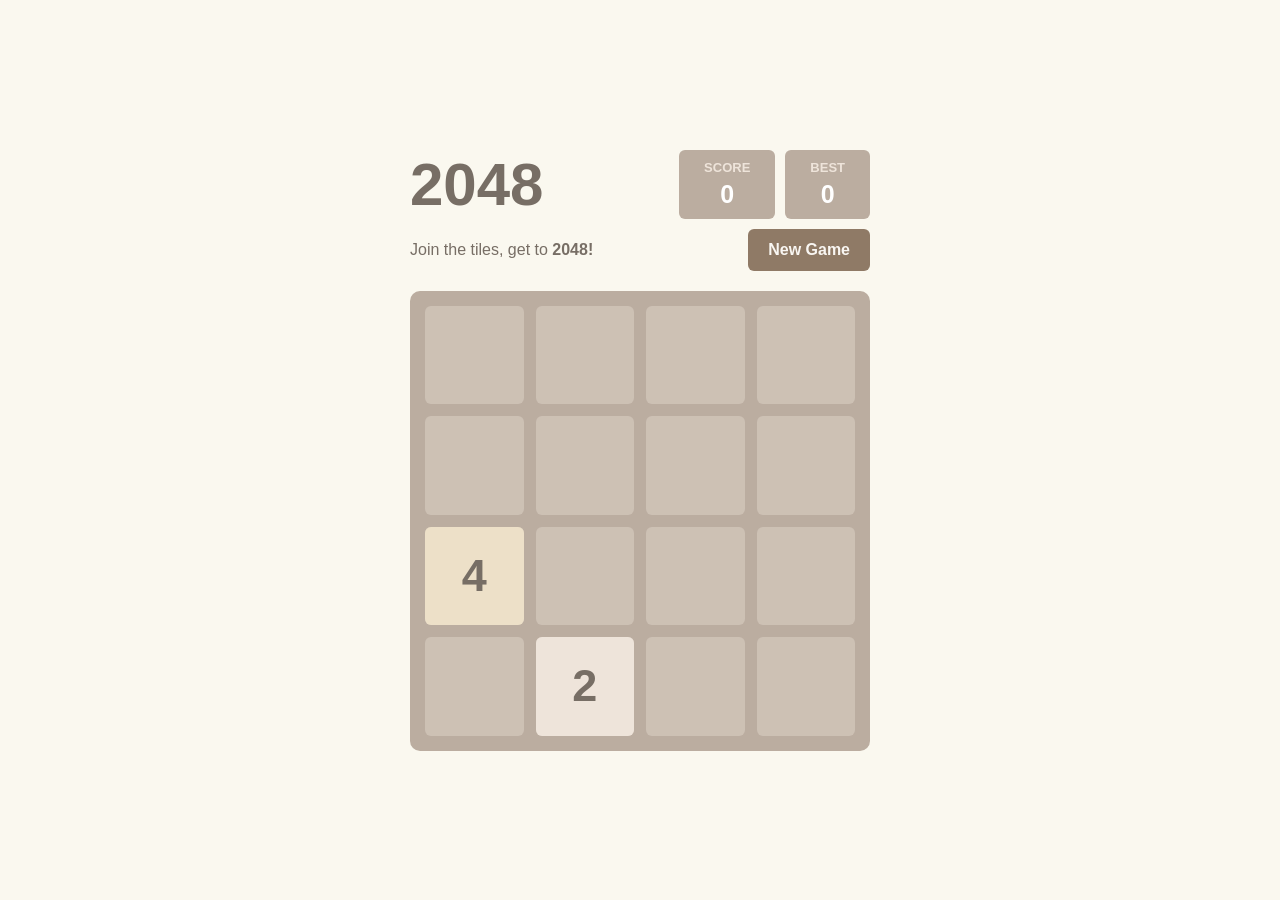
<file: 2048 Game/2048 Game.html>
<!DOCTYPE html>
<html lang="en">

<head>
    <meta charset="UTF-8">
    <meta name="viewport" content="width=device-width, initial-scale=1.0">
    <title>2048 Game</title>
    <link rel="stylesheet" href="2048 Game.css">
</head>

<body>
    <div class="container">
        <div class="header">
            <h1>2048</h1>
            <div class="scores">
                <div class="score-box">
                    <div class="score-label">SCORE</div>
                    <div class="score-value" id="score">0</div>
                </div>
                <div class="score-box">
                    <div class="score-label">BEST</div>
                    <div class="score-value" id="best">0</div>
                </div>
            </div>
        </div>
        <div class="game-intro">
            <p>Join the tiles, get to <strong>2048!</strong></p>
            <button class="new-game-btn" id="newGameBtn">New Game</button>
        </div>
        <div class="grid-container">
            <div class="grid" id="grid"></div>
        </div>
        <div class="game-message" id="gameMessage">
            <p id="gameMessageText"></p>
            <button id="retryBtn">Try Again</button>
        </div>
    </div>
    <script src="2048 Game.js"></script>
</body>

</html>
</file>
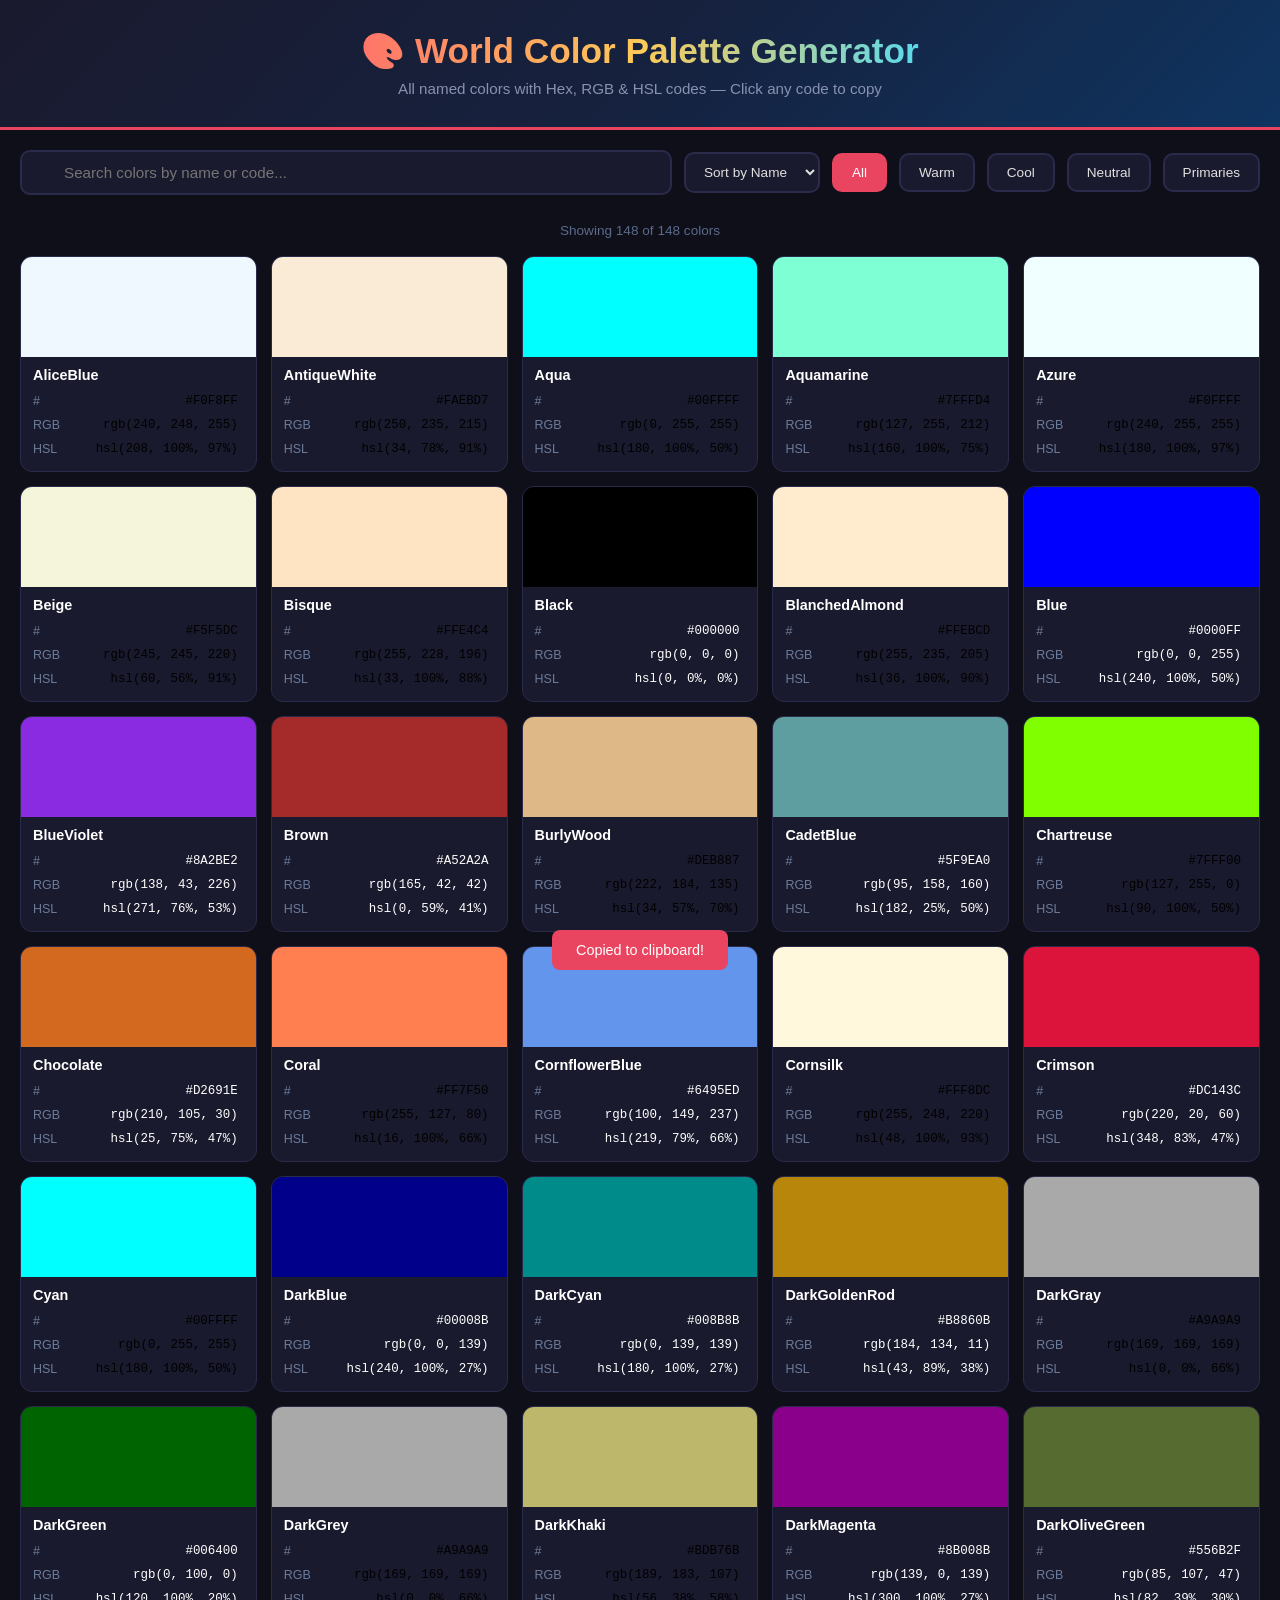
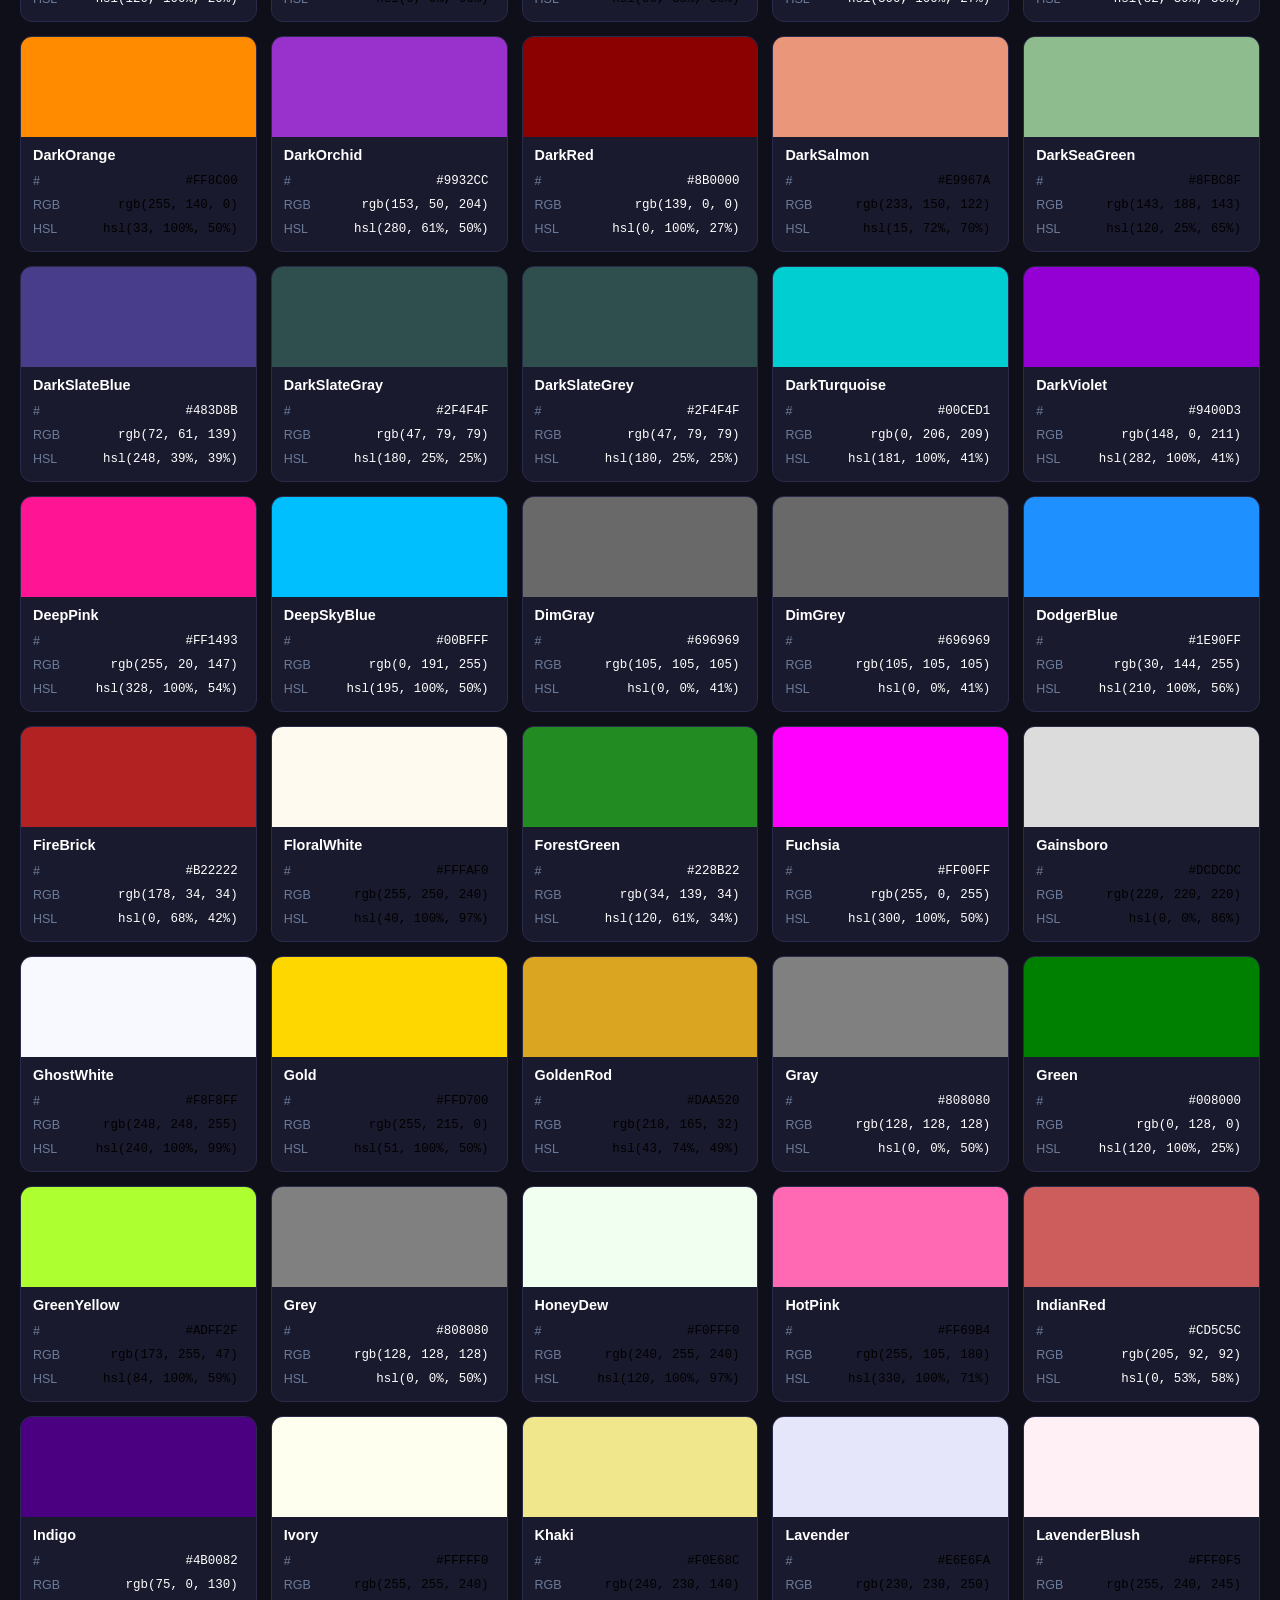
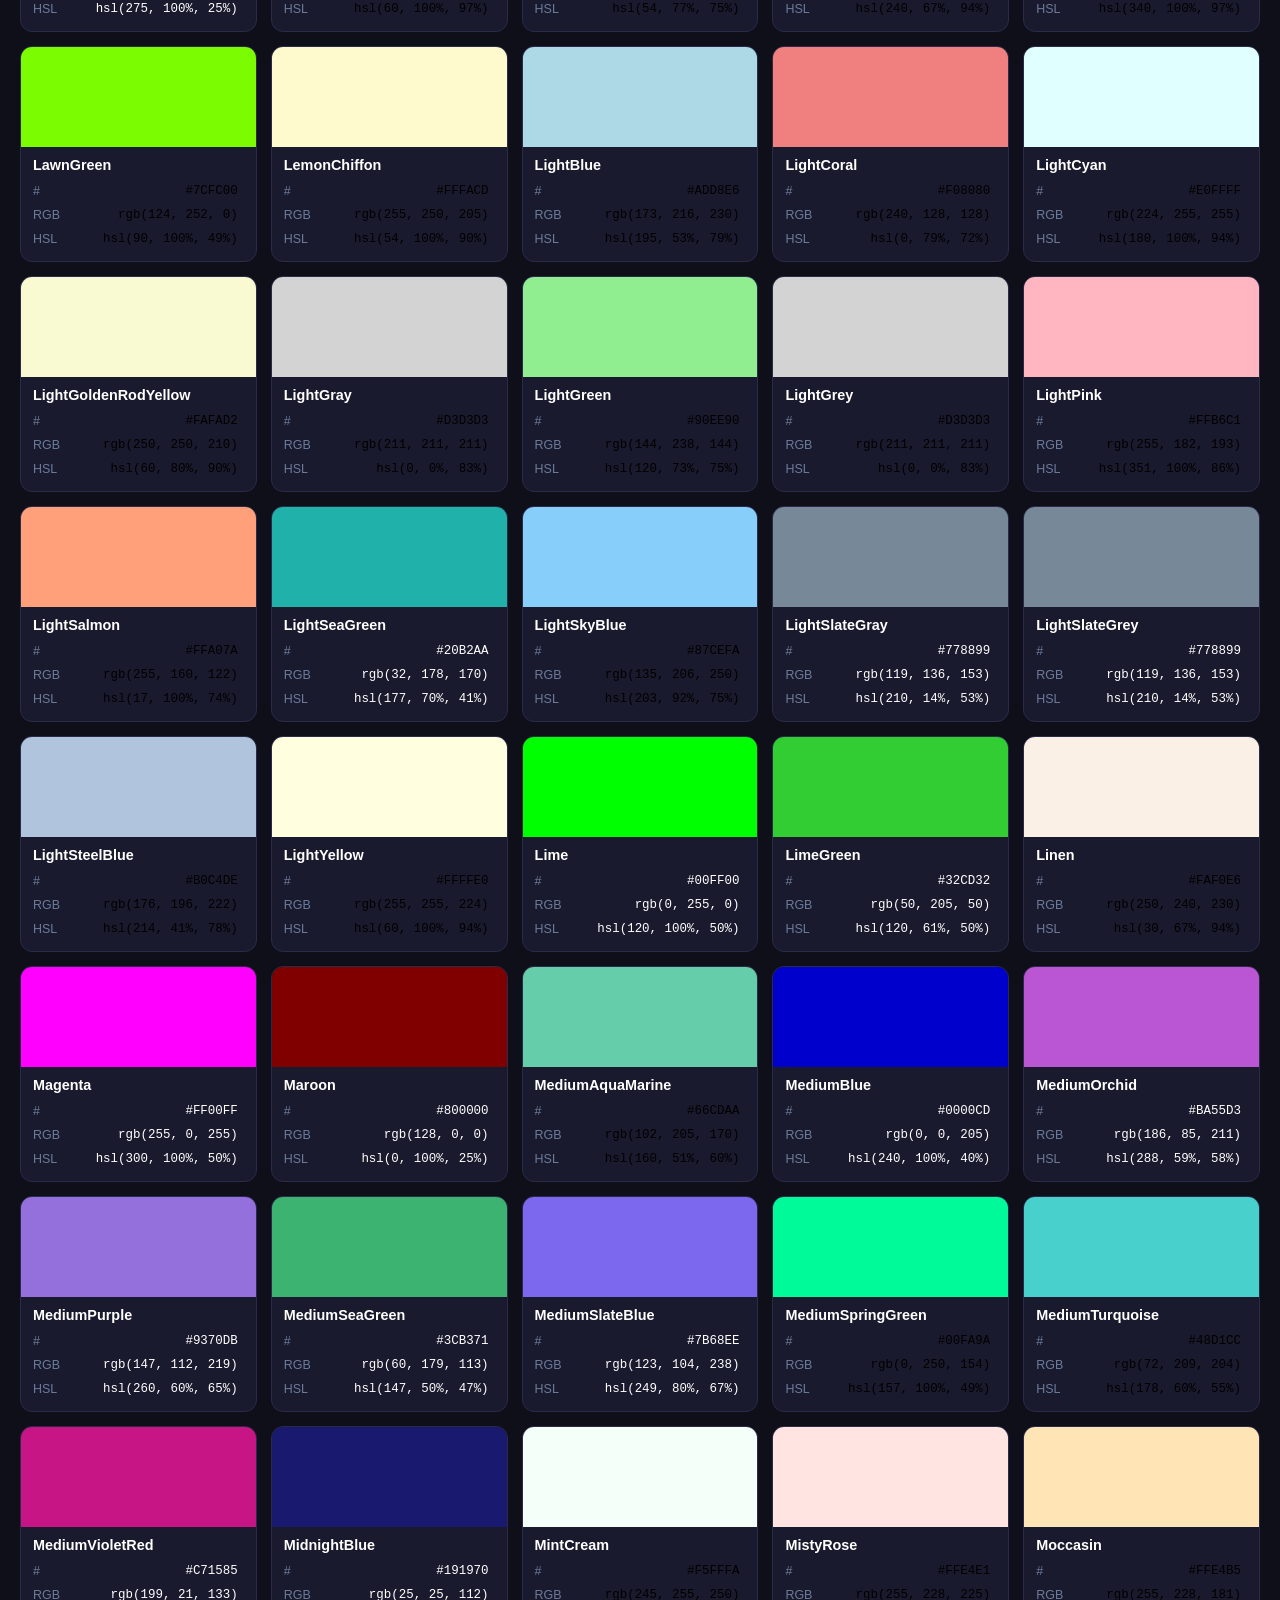
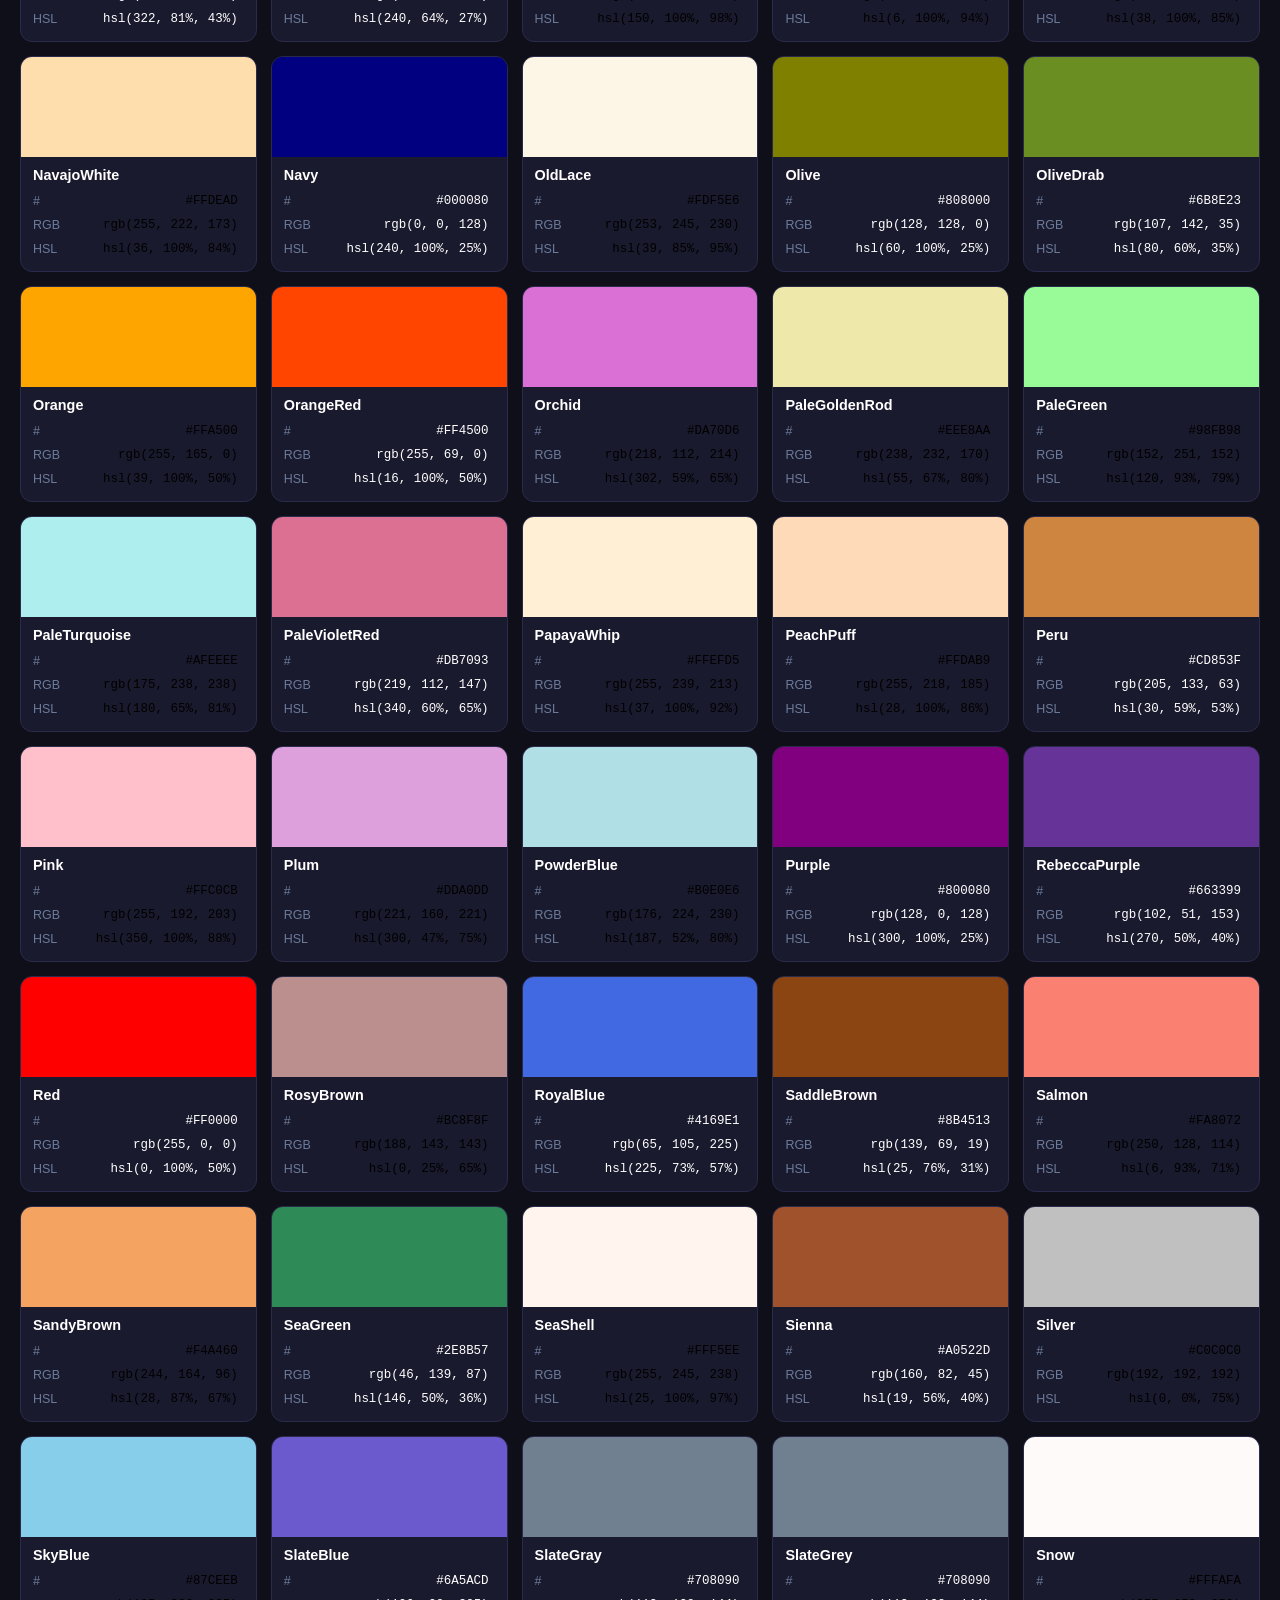
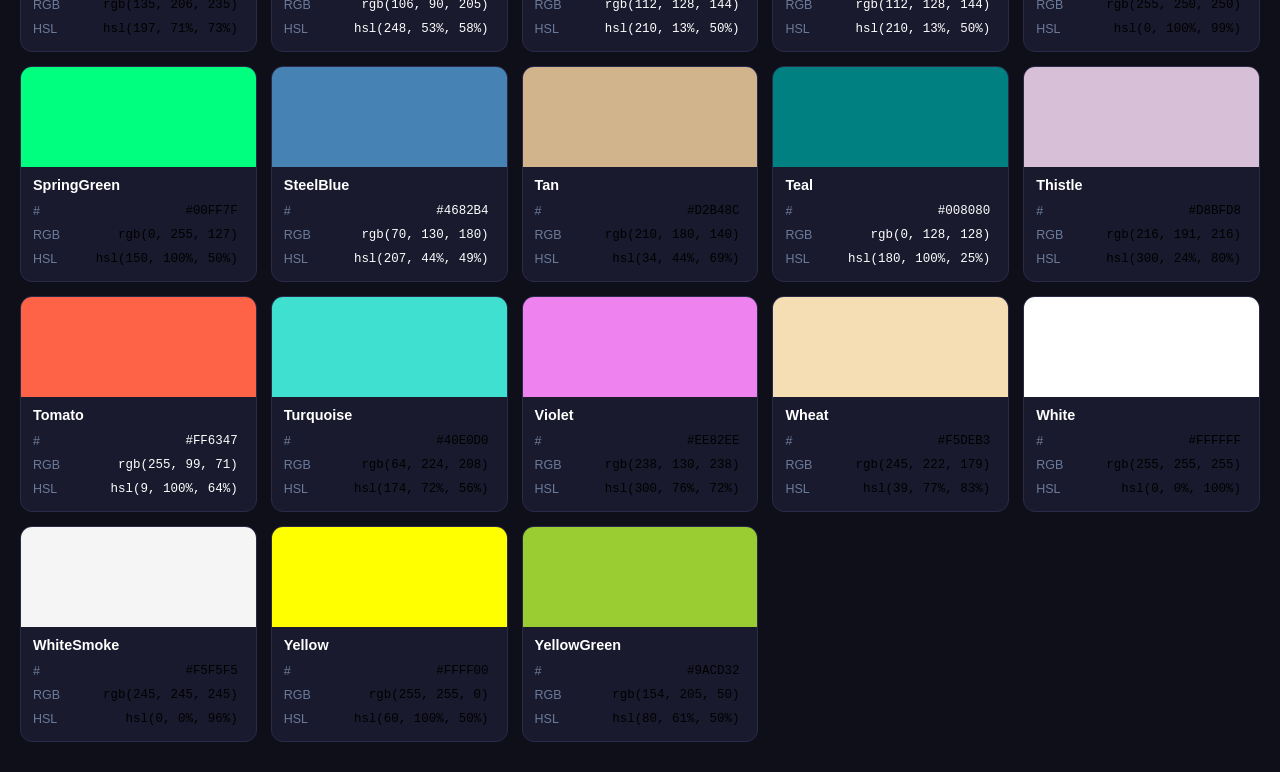
<file: Colour Palate Generator/Colour Palette Generator.html>
<!DOCTYPE html>
<html lang="en">
<head>
<meta charset="UTF-8">
<meta name="viewport" content="width=device-width, initial-scale=1.0">
<title>Color Palette Generator</title>
<link rel="stylesheet" href="Colour Palette Generator.css">
</head>
<body>
<div class="header">
  <h1>🎨 World Color Palette Generator</h1>
  <p>All named colors with Hex, RGB & HSL codes — Click any code to copy</p>
</div>
<div class="controls">
  <div class="search-box">
    <input type="text" id="searchInput" placeholder="Search colors by name or code...">
  </div>
  <select class="sort-select" id="sortSelect">
    <option value="name">Sort by Name</option>
    <option value="hex">Sort by Hex</option>
    <option value="hue">Sort by Hue</option>
  </select>
  <button class="filter-btn active" data-filter="all">All</button>
  <button class="filter-btn" data-filter="warm">Warm</button>
  <button class="filter-btn" data-filter="cool">Cool</button>
  <button class="filter-btn" data-filter="neutral">Neutral</button>
  <button class="filter-btn" data-filter="primary">Primaries</button>
</div>
<div class="stats" id="stats"></div>
<div class="grid" id="colorGrid"></div>
<div class="toast" id="toast">Copied to clipboard!</div>

<script>
var COLORS = [
{name:"AliceBlue",hex:"#F0F8FF"},{name:"AntiqueWhite",hex:"#FAEBD7"},{name:"Aqua",hex:"#00FFFF"},
{name:"Aquamarine",hex:"#7FFFD4"},{name:"Azure",hex:"#F0FFFF"},{name:"Beige",hex:"#F5F5DC"},
{name:"Bisque",hex:"#FFE4C4"},{name:"Black",hex:"#000000"},{name:"BlanchedAlmond",hex:"#FFEBCD"},
{name:"Blue",hex:"#0000FF"},{name:"BlueViolet",hex:"#8A2BE2"},{name:"Brown",hex:"#A52A2A"},
{name:"BurlyWood",hex:"#DEB887"},{name:"CadetBlue",hex:"#5F9EA0"},{name:"Chartreuse",hex:"#7FFF00"},
{name:"Chocolate",hex:"#D2691E"},{name:"Coral",hex:"#FF7F50"},{name:"CornflowerBlue",hex:"#6495ED"},
{name:"Cornsilk",hex:"#FFF8DC"},{name:"Crimson",hex:"#DC143C"},{name:"Cyan",hex:"#00FFFF"},
{name:"DarkBlue",hex:"#00008B"},{name:"DarkCyan",hex:"#008B8B"},{name:"DarkGoldenRod",hex:"#B8860B"},
{name:"DarkGray",hex:"#A9A9A9"},{name:"DarkGrey",hex:"#A9A9A9"},{name:"DarkGreen",hex:"#006400"},
{name:"DarkKhaki",hex:"#BDB76B"},{name:"DarkMagenta",hex:"#8B008B"},{name:"DarkOliveGreen",hex:"#556B2F"},
{name:"DarkOrange",hex:"#FF8C00"},{name:"DarkOrchid",hex:"#9932CC"},{name:"DarkRed",hex:"#8B0000"},
{name:"DarkSalmon",hex:"#E9967A"},{name:"DarkSeaGreen",hex:"#8FBC8F"},{name:"DarkSlateBlue",hex:"#483D8B"},
{name:"DarkSlateGray",hex:"#2F4F4F"},{name:"DarkSlateGrey",hex:"#2F4F4F"},{name:"DarkTurquoise",hex:"#00CED1"},
{name:"DarkViolet",hex:"#9400D3"},{name:"DeepPink",hex:"#FF1493"},{name:"DeepSkyBlue",hex:"#00BFFF"},
{name:"DimGray",hex:"#696969"},{name:"DimGrey",hex:"#696969"},{name:"DodgerBlue",hex:"#1E90FF"},
{name:"FireBrick",hex:"#B22222"},{name:"FloralWhite",hex:"#FFFAF0"},{name:"ForestGreen",hex:"#228B22"},
{name:"Fuchsia",hex:"#FF00FF"},{name:"Gainsboro",hex:"#DCDCDC"},{name:"GhostWhite",hex:"#F8F8FF"},
{name:"Gold",hex:"#FFD700"},{name:"GoldenRod",hex:"#DAA520"},{name:"Gray",hex:"#808080"},
{name:"Green",hex:"#008000"},{name:"GreenYellow",hex:"#ADFF2F"},{name:"Grey",hex:"#808080"},
{name:"HoneyDew",hex:"#F0FFF0"},{name:"HotPink",hex:"#FF69B4"},{name:"IndianRed",hex:"#CD5C5C"},
{name:"Indigo",hex:"#4B0082"},{name:"Ivory",hex:"#FFFFF0"},{name:"Khaki",hex:"#F0E68C"},
{name:"Lavender",hex:"#E6E6FA"},{name:"LavenderBlush",hex:"#FFF0F5"},{name:"LawnGreen",hex:"#7CFC00"},
{name:"LemonChiffon",hex:"#FFFACD"},{name:"LightBlue",hex:"#ADD8E6"},{name:"LightCoral",hex:"#F08080"},
{name:"LightCyan",hex:"#E0FFFF"},{name:"LightGoldenRodYellow",hex:"#FAFAD2"},{name:"LightGray",hex:"#D3D3D3"},
{name:"LightGrey",hex:"#D3D3D3"},{name:"LightGreen",hex:"#90EE90"},{name:"LightPink",hex:"#FFB6C1"},
{name:"LightSalmon",hex:"#FFA07A"},{name:"LightSeaGreen",hex:"#20B2AA"},{name:"LightSkyBlue",hex:"#87CEFA"},
{name:"LightSlateGray",hex:"#778899"},{name:"LightSlateGrey",hex:"#778899"},{name:"LightSteelBlue",hex:"#B0C4DE"},
{name:"LightYellow",hex:"#FFFFE0"},{name:"Lime",hex:"#00FF00"},{name:"LimeGreen",hex:"#32CD32"},
{name:"Linen",hex:"#FAF0E6"},{name:"Magenta",hex:"#FF00FF"},{name:"Maroon",hex:"#800000"},
{name:"MediumAquaMarine",hex:"#66CDAA"},{name:"MediumBlue",hex:"#0000CD"},{name:"MediumOrchid",hex:"#BA55D3"},
{name:"MediumPurple",hex:"#9370DB"},{name:"MediumSeaGreen",hex:"#3CB371"},{name:"MediumSlateBlue",hex:"#7B68EE"},
{name:"MediumSpringGreen",hex:"#00FA9A"},{name:"MediumTurquoise",hex:"#48D1CC"},{name:"MediumVioletRed",hex:"#C71585"},
{name:"MidnightBlue",hex:"#191970"},{name:"MintCream",hex:"#F5FFFA"},{name:"MistyRose",hex:"#FFE4E1"},
{name:"Moccasin",hex:"#FFE4B5"},{name:"NavajoWhite",hex:"#FFDEAD"},{name:"Navy",hex:"#000080"},
{name:"OldLace",hex:"#FDF5E6"},{name:"Olive",hex:"#808000"},{name:"OliveDrab",hex:"#6B8E23"},
{name:"Orange",hex:"#FFA500"},{name:"OrangeRed",hex:"#FF4500"},{name:"Orchid",hex:"#DA70D6"},
{name:"PaleGoldenRod",hex:"#EEE8AA"},{name:"PaleGreen",hex:"#98FB98"},{name:"PaleTurquoise",hex:"#AFEEEE"},
{name:"PaleVioletRed",hex:"#DB7093"},{name:"PapayaWhip",hex:"#FFEFD5"},{name:"PeachPuff",hex:"#FFDAB9"},
{name:"Peru",hex:"#CD853F"},{name:"Pink",hex:"#FFC0CB"},{name:"Plum",hex:"#DDA0DD"},
{name:"PowderBlue",hex:"#B0E0E6"},{name:"Purple",hex:"#800080"},{name:"RebeccaPurple",hex:"#663399"},
{name:"Red",hex:"#FF0000"},{name:"RosyBrown",hex:"#BC8F8F"},{name:"RoyalBlue",hex:"#4169E1"},
{name:"SaddleBrown",hex:"#8B4513"},{name:"Salmon",hex:"#FA8072"},{name:"SandyBrown",hex:"#F4A460"},
{name:"SeaGreen",hex:"#2E8B57"},{name:"SeaShell",hex:"#FFF5EE"},{name:"Sienna",hex:"#A0522D"},
{name:"Silver",hex:"#C0C0C0"},{name:"SkyBlue",hex:"#87CEEB"},{name:"SlateBlue",hex:"#6A5ACD"},
{name:"SlateGray",hex:"#708090"},{name:"SlateGrey",hex:"#708090"},{name:"Snow",hex:"#FFFAFA"},
{name:"SpringGreen",hex:"#00FF7F"},{name:"SteelBlue",hex:"#4682B4"},{name:"Tan",hex:"#D2B48C"},
{name:"Teal",hex:"#008080"},{name:"Thistle",hex:"#D8BFD8"},{name:"Tomato",hex:"#FF6347"},
{name:"Turquoise",hex:"#40E0D0"},{name:"Violet",hex:"#EE82EE"},{name:"Wheat",hex:"#F5DEB3"},
{name:"White",hex:"#FFFFFF"},{name:"WhiteSmoke",hex:"#F5F5F5"},{name:"Yellow",hex:"#FFFF00"},
{name:"YellowGreen",hex:"#9ACD32"}
];

function hexToRgb(hex) {
  var r = parseInt(hex.slice(1,3), 16);
  var g = parseInt(hex.slice(3,5), 16);
  var b = parseInt(hex.slice(5,7), 16);
  return {r: r, g: g, b: b};
}

function rgbToHsl(r, g, b) {
  r /= 255; g /= 255; b /= 255;
  var max = Math.max(r, g, b), min = Math.min(r, g, b);
  var h, s, l = (max + min) / 2;
  if (max === min) {
    h = s = 0;
  } else {
    var d = max - min;
    s = l > 0.5 ? d / (2 - max - min) : d / (max + min);
    switch (max) {
      case r: h = ((g - b) / d + (g < b ? 6 : 0)) / 6; break;
      case g: h = ((b - r) / d + 2) / 6; break;
      case b: h = ((r - g) / d + 4) / 6; break;
    }
  }
  return { h: Math.round(h * 360), s: Math.round(s * 100), l: Math.round(l * 100) };
}

function getCategory(name, hexVal) {
  var rgb = hexToRgb(hexVal);
  var r = rgb.r, g = rgb.g, b = rgb.b;
  var l = (Math.max(r, g, b) + Math.min(r, g, b)) / 2;
  var hue = rgbToHsl(r, g, b).h;
  if (l < 0.2 || l > 0.85) return 'neutral';
  var n = name.toLowerCase();
  if (n.indexOf('brown') !== -1 || n.indexOf('sienna') !== -1 || n.indexOf('saddle') !== -1 || n.indexOf('chocolate') !== -1 || n.indexOf('peru') !== -1 || n.indexOf('tan') !== -1 || n.indexOf('burly') !== -1 || n.indexOf('rosy') !== -1 || n.indexOf('sandy') !== -1 || n.indexOf('goldenrod') !== -1 || n.indexOf('gold') !== -1 || n.indexOf('orange') !== -1 || n.indexOf('yellow') !== -1 || n.indexOf('khaki') !== -1 || n.indexOf('wheat') !== -1 || n.indexOf('navajo') !== -1 || n.indexOf('blanched') !== -1 || n.indexOf('bisque') !== -1 || n.indexOf('peach') !== -1 || n.indexOf('lemon') !== -1) return 'warm';
  if (hue >= 180 && hue <= 270) return 'cool';
  if (hue >= 270 || hue < 30) return 'cool';
  return 'warm';
}

function isPrimary(name) {
  var p = ['Red','Blue','Green','Yellow','Cyan','Magenta','White','Black','Gray','Grey','Orange','Purple','Brown','Pink','Silver','Gold'];
  return p.indexOf(name) !== -1;
}

var currentFilter = 'all';
var currentSort = 'name';
var searchTerm = '';

function renderColors() {
  var grid = document.getElementById('colorGrid');
  var stats = document.getElementById('stats');
  var filtered = COLORS.filter(function(c) {
    var matchSearch = c.name.toLowerCase().indexOf(searchTerm.toLowerCase()) !== -1 || c.hex.toLowerCase().indexOf(searchTerm.toLowerCase()) !== -1;
    var matchFilter = currentFilter === 'all' ||
      (currentFilter === 'warm' && getCategory(c.name, c.hex) === 'warm') ||
      (currentFilter === 'cool' && getCategory(c.name, c.hex) === 'cool') ||
      (currentFilter === 'neutral' && getCategory(c.name, c.hex) === 'neutral') ||
      (currentFilter === 'primary' && isPrimary(c.name));
    return matchSearch && matchFilter;
  });

  if (currentSort === 'name') filtered.sort(function(a, b) { return a.name.localeCompare(b.name); });
  else if (currentSort === 'hex') filtered.sort(function(a, b) { return a.hex.localeCompare(b.hex); });
  else if (currentSort === 'hue') filtered.sort(function(a, b) { return rgbToHsl(hexToRgb(a.hex).r, hexToRgb(a.hex).g, hexToRgb(a.hex).b).h - rgbToHsl(hexToRgb(b.hex).r, hexToRgb(b.hex).g, hexToRgb(b.hex).b).h; });

  stats.textContent = 'Showing ' + filtered.length + ' of ' + COLORS.length + ' colors';

  if (filtered.length === 0) {
    grid.innerHTML = '<div class="no-results">No colors found matching your search</div>';
    return;
  }

  var html = '';
  filtered.forEach(function(c) {
    var rgb = hexToRgb(c.hex);
    var hsl = rgbToHsl(rgb.r, rgb.g, rgb.b);
    var rgbStr = 'rgb(' + rgb.r + ', ' + rgb.g + ', ' + rgb.b + ')';
    var hslStr = 'hsl(' + hsl.h + ', ' + hsl.s + '%, ' + hsl.l + '%)';
    var textColor = rgb.r * 0.299 + rgb.g * 0.587 + rgb.b * 0.114 > 150 ? '#000' : '#fff';
    html += '<div class="color-card">' +
      '<div class="color-swatch" style="background:' + c.hex + '">' +
        '<button class="copy-btn" onclick="copyCode(\'' + c.hex + '\', event)">Copy Hex</button>' +
      '</div>' +
      '<div class="color-info">' +
        '<div class="color-name">' + c.name + '</div>' +
        '<div class="code-row">' +
          '<span class="code-label">#</span>' +
          '<span class="code-value" onclick="copyCode(\'' + c.hex + '\', event)" style="color:' + textColor + '">' + c.hex + '</span>' +
        '</div>' +
        '<div class="code-row">' +
          '<span class="code-label">RGB</span>' +
          '<span class="code-value" onclick="copyCode(\'' + rgbStr + '\', event)" style="color:' + textColor + '">' + rgbStr + '</span>' +
        '</div>' +
        '<div class="code-row">' +
          '<span class="code-label">HSL</span>' +
          '<span class="code-value" onclick="copyCode(\'' + hslStr + '\', event)" style="color:' + textColor + '">' + hslStr + '</span>' +
        '</div>' +
      '</div>' +
    '</div>';
  });
  grid.innerHTML = html;
}

function copyCode(text, event) {
  event.stopPropagation();
  navigator.clipboard.writeText(text).then(function() {
    var toast = document.getElementById('toast');
    toast.classList.add('show');
    setTimeout(function() { toast.classList.remove('show'); }, 1500);
  });
}

document.getElementById('searchInput').addEventListener('input', function(e) {
  searchTerm = e.target.value;
  renderColors();
});

document.getElementById('sortSelect').addEventListener('change', function(e) {
  currentSort = e.target.value;
  renderColors();
});

document.querySelectorAll('.filter-btn').forEach(function(btn) {
  btn.addEventListener('click', function() {
    document.querySelectorAll('.filter-btn').forEach(function(b) { b.classList.remove('active'); });
    btn.classList.add('active');
    currentFilter = btn.dataset.filter;
    renderColors();
  });
});

renderColors();
</script>
</body>
</html>
</file>
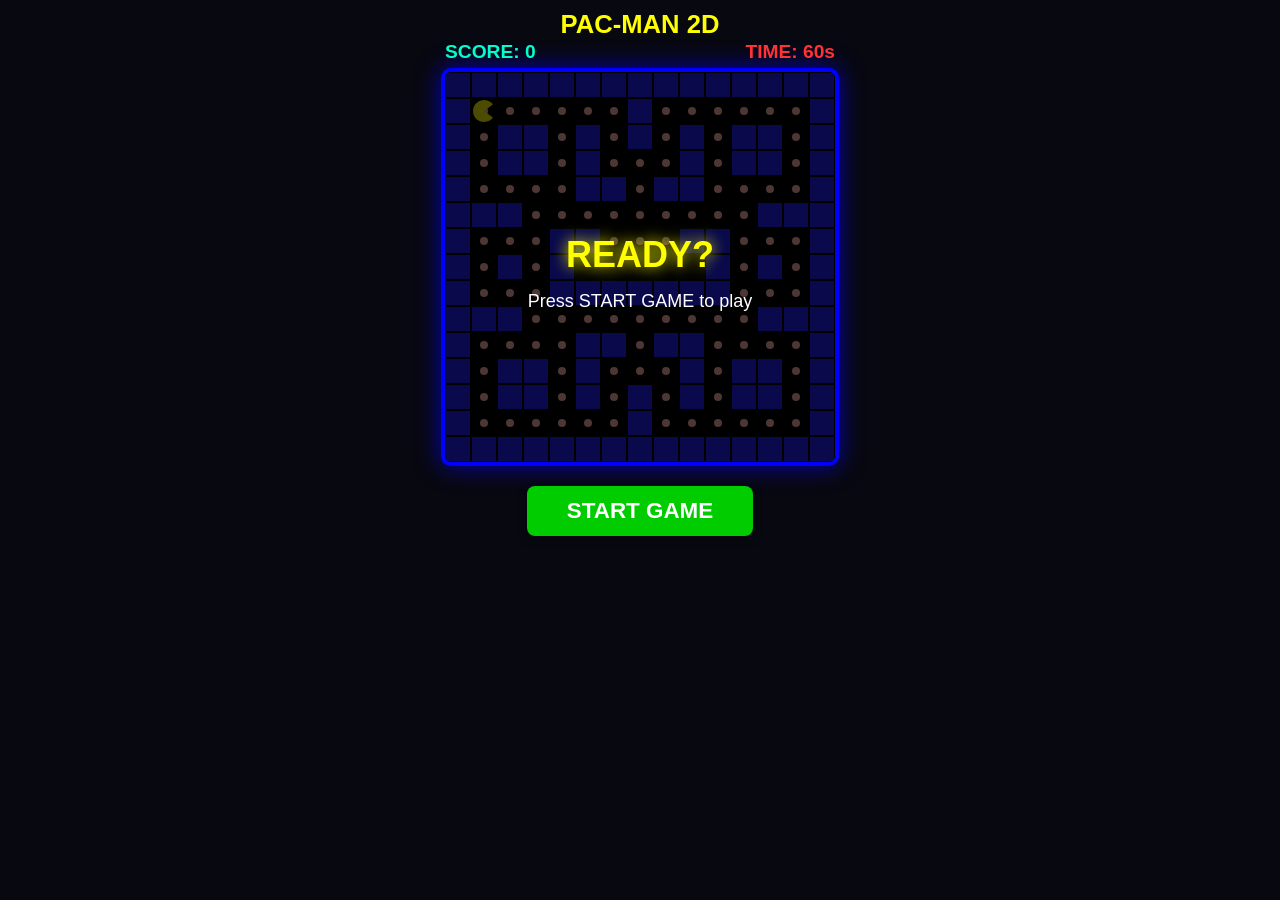
<file: Games/PacMan Game.html>
<!DOCTYPE html>
<html lang="en">
<head>
    <meta charset="UTF-8">
    <meta name="viewport" content="width=device-width, initial-scale=1.0, maximum-scale=1.0, user-scalable=no">
    <title>Pac-Man - Time Attack Mode</title>
    <style>
        * { box-sizing: border-box; user-select: none; -webkit-user-select: none; }
        body { 
            background: #080810; 
            color: #fff; 
            text-align: center; 
            font-family: Arial, sans-serif; 
            margin: 0; 
            padding: 5px;
            touch-action: none; 
        }
        h1 { margin: 5px 0 2px 0; font-size: 1.6rem; color: #ffff00; }
        #infoPanel { 
            display: flex; 
            justify-content: space-between; 
            width: 390px; 
            margin: 0 auto 5px auto; 
            max-width: 95vw;
            font-size: 1.2rem; 
            font-weight: bold; 
        }
        #scoreBoard { color: #00ffcc; }
        #timerBoard { color: #ff3333; }
        
        canvas { 
            background: #000; 
            display: block; 
            margin: 0 auto; 
            border: 4px solid #0000ff; 
            border-radius: 10px;
            box-shadow: 0 0 25px rgba(0, 0, 255, 0.7);
            max-width: 95vw;
            height: auto;
        }

        #startBtn {
            display: block;
            margin: 20px auto 0 auto;
            padding: 12px 40px;
            font-size: 1.4rem;
            font-weight: bold;
            color: #fff;
            background: #00cc00;
            border: none;
            border-radius: 8px;
            cursor: pointer;
            box-shadow: 0 4px 10px rgba(0,0,0,0.4);
        }
        #startBtn:hover {
            background: #00ff00;
        }
        #startBtn:active {
            transform: scale(0.95);
        }


    </style>
</head>
<body>

    <h1>PAC-MAN 2D</h1>
    <div id="infoPanel">
        <div id="scoreBoard">SCORE: <span id="score">0</span></div>
        <div id="timerBoard">TIME: <span id="timer">60</span>s</div>
    </div>
    
    <canvas id="gameCanvas" width="390" height="390"></canvas>

    <button id="startBtn">START GAME</button>

    <script>
        const canvas = document.getElementById("gameCanvas");
        const ctx = canvas.getContext("2d");
        const scoreElement = document.getElementById("score");
        const timerElement = document.getElementById("timer");

        let score = 0;
        let timeLeft = 60; // 60 Seconds Time Limit
        let isGameOver = false;
        let gameStatus = ""; // "WIN" or "LOSE"
        let redLightSpawned = false;
        let flashTimer = 0;
        let gameStarted = false;
        let countdownInterval = null;
        const tileSize = 26;
        
        const redLightGridX = 7;
        const redLightGridY = 7;

        const map = [
            [1,1,1,1,1,1,1,1,1,1,1,1,1,1,1],
            [1,0,0,0,0,0,0,1,0,0,0,0,0,0,1],
            [1,0,1,1,0,1,0,1,0,1,0,1,1,0,1],
            [1,0,1,1,0,1,0,0,0,1,0,1,1,0,1],
            [1,0,0,0,0,1,1,0,1,1,0,0,0,0,1],
            [1,1,1,0,0,0,0,0,0,0,0,0,1,1,1],
            [1,0,0,0,1,1,0,0,0,1,1,0,0,0,1],
            [1,0,1,0,1,2,2,2,2,2,1,0,1,0,1],
            [1,0,0,0,1,1,1,1,1,1,1,0,0,0,1],
            [1,1,1,0,0,0,0,0,0,0,0,0,1,1,1],
            [1,0,0,0,0,1,1,0,1,1,0,0,0,0,1],
            [1,0,1,1,0,1,0,0,0,1,0,1,1,0,1],
            [1,0,1,1,0,1,0,1,0,1,0,1,1,0,1],
            [1,0,0,0,0,0,0,1,0,0,0,0,0,0,1],
            [1,1,1,1,1,1,1,1,1,1,1,1,1,1,1]
        ];

        let pacman = {
            gridX: 1,
            gridY: 1,
            x: 1 * tileSize + tileSize/2,
            y: 1 * tileSize + tileSize/2,
            radius: 11, 
            speed: 2,
            dirX: 0,
            dirY: 0,
            nextDirX: 0,
            nextDirY: 0,
            mouthAngle: 0.2,
            mouthSpeed: 0.02
        };

        function startGame() {
            if (gameStarted) return;
            gameStarted = true;
            document.getElementById("startBtn").style.display = "none";

            countdownInterval = setInterval(() => {
                if (!isGameOver) {
                    timeLeft--;
                    timerElement.innerText = timeLeft;
                    if (timeLeft <= 0) {
                        clearInterval(countdownInterval);
                        isGameOver = true;
                        gameStatus = "LOSE";
                    }
                }
            }, 1000);
        }

        document.getElementById("startBtn").addEventListener("click", startGame);

        function isWall(gridX, gridY) {
            if (gridY < 0 || gridY >= map.length || gridX < 0 || gridX >= map[0].length) return true;
            return map[gridY][gridX] === 1;
        }

        function checkRemainingDots() {
            for (let r = 0; r < map.length; r++) {
                for (let c = 0; c < map[r].length; c++) {
                    if (map[r][c] === 0) return true; 
                }
            }
            return false;
        }

        function setDirection(dx, dy) {
            if (isGameOver) return;
            pacman.nextDirX = dx;
            pacman.nextDirY = dy;
        }


        window.addEventListener("keydown", (e) => {
            if (e.key === "ArrowUp") setDirection(0, -1);
            if (e.key === "ArrowDown") setDirection(0, 1);
            if (e.key === "ArrowLeft") setDirection(-1, 0);
            if (e.key === "ArrowRight") setDirection(1, 0);
        });

        function update() {
            if (!gameStarted || isGameOver) return;

            let targetX = pacman.gridX * tileSize + tileSize / 2;
            let targetY = pacman.gridY * tileSize + tileSize / 2;

            if (Math.abs(pacman.x - targetX) < 2 && Math.abs(pacman.y - targetY) < 2) {
                pacman.x = targetX;
                pacman.y = targetY;

                if (!isWall(pacman.gridX + pacman.nextDirX, pacman.gridY + pacman.nextDirY)) {
                    pacman.dirX = pacman.nextDirX;
                    pacman.dirY = pacman.nextDirY;
                }

                if (!isWall(pacman.gridX + pacman.dirX, pacman.gridY + pacman.dirY)) {
                    pacman.gridX += pacman.dirX;
                    pacman.gridY += pacman.dirY;
                } else {
                    pacman.dirX = 0;
                    pacman.dirY = 0;
                }

                if (map[pacman.gridY][pacman.gridX] === 0) {
                    map[pacman.gridY][pacman.gridX] = 2; 
                    score += 10;
                    scoreElement.innerText = score;
                }

                if (!redLightSpawned && !checkRemainingDots()) {
                    redLightSpawned = true;
                }

                if (redLightSpawned && pacman.gridX === redLightGridX && pacman.gridY === redLightGridY) {
                    isGameOver = true;
                    gameStatus = "WIN";
                    clearInterval(countdownInterval);
                }
            }

            pacman.x += pacman.dirX * pacman.speed;
            pacman.y += pacman.dirY * pacman.speed;

            pacman.mouthAngle += pacman.mouthSpeed;
            if (pacman.mouthAngle > 0.25 || pacman.mouthAngle < 0.05) {
                pacman.mouthSpeed = -pacman.mouthSpeed;
            }

            flashTimer++;
        }

        function draw() {
            ctx.clearRect(0, 0, canvas.width, canvas.height);

            for (let r = 0; r < map.length; r++) {
                for (let c = 0; c < map[r].length; c++) {
                    if (map[r][c] === 1) {
                        ctx.fillStyle = "#1e1eff"; 
                        ctx.fillRect(c * tileSize + 1, r * tileSize + 1, tileSize - 2, tileSize - 2);
                    } else if (map[r][c] === 0) {
                        ctx.fillStyle = "#ffb8ae"; 
                        ctx.beginPath();
                        ctx.arc(c * tileSize + tileSize/2, r * tileSize + tileSize/2, 4, 0, Math.PI * 2);
                        ctx.fill();
                    }
                }
            }

            if (redLightSpawned) {
                let alpha = 0.4 + Math.abs(Math.sin(flashTimer * 0.15)) * 0.6;
                ctx.fillStyle = `rgba(255, 0, 0, ${alpha})`;
                ctx.beginPath();
                ctx.arc(redLightGridX * tileSize + tileSize/2, redLightGridY * tileSize + tileSize/2, 12, 0, Math.PI * 2);
                ctx.fill();
                
                ctx.strokeStyle = "red";
                ctx.lineWidth = 2;
                ctx.beginPath();
                ctx.arc(redLightGridX * tileSize + tileSize/2, redLightGridY * tileSize + tileSize/2, 16, 0, Math.PI * 2);
                ctx.stroke();
            }

            ctx.save();
            ctx.translate(pacman.x, pacman.y);
            
            if (pacman.dirX === 1) ctx.rotate(0);
            else if (pacman.dirX === -1) ctx.rotate(Math.PI);
            else if (pacman.dirY === 1) ctx.rotate(0.5 * Math.PI);
            else if (pacman.dirY === -1) ctx.rotate(1.5 * Math.PI);

            ctx.beginPath();
            ctx.arc(0, 0, pacman.radius, pacman.mouthAngle * Math.PI, (2 - pacman.mouthAngle) * Math.PI);
            ctx.lineTo(0, 0);
            ctx.fillStyle = "#ffff00"; 
            ctx.fill();
            ctx.closePath();
            ctx.restore();

            // Screen Overlay for Game Results
            if (isGameOver) {
                ctx.fillStyle = "rgba(0, 0, 0, 0.85)";
                ctx.fillRect(0, 0, canvas.width, canvas.height);
                ctx.textAlign = "center";

                if (gameStatus === "WIN") {
                    ctx.font = "bold 40px Arial";
                    ctx.fillStyle = "#00ff00";
                    ctx.shadowColor = "#00ff00";
                    ctx.shadowBlur = 15;
                    ctx.fillText("VICTORY!", canvas.width / 2, canvas.height / 2);
                    
                    ctx.font = "20px Arial";
                    ctx.fillStyle = "#ffffff";
                    ctx.shadowBlur = 0;
                    ctx.fillText("You cleared the maze!", canvas.width / 2, canvas.height / 2 + 40);
                } else if (gameStatus === "LOSE") {
                    ctx.font = "bold 40px Arial";
                    ctx.fillStyle = "#ff0000";
                    ctx.shadowColor = "#ff0000";
                    ctx.shadowBlur = 15;
                    ctx.fillText("GAME OVER", canvas.width / 2, canvas.height / 2);
                    
                    ctx.font = "20px Arial";
                    ctx.fillStyle = "#ffffff";
                    ctx.shadowBlur = 0;
                    ctx.fillText("Out of Time!", canvas.width / 2, canvas.height / 2 + 40);
                }
            } else if (!gameStarted) {
                ctx.fillStyle = "rgba(0, 0, 0, 0.7)";
                ctx.fillRect(0, 0, canvas.width, canvas.height);
                ctx.textAlign = "center";
                ctx.font = "bold 36px Arial";
                ctx.fillStyle = "#ffff00";
                ctx.shadowColor = "#ffff00";
                ctx.shadowBlur = 15;
                ctx.fillText("READY?", canvas.width / 2, canvas.height / 2);
                ctx.font = "18px Arial";
                ctx.fillStyle = "#ffffff";
                ctx.shadowBlur = 0;
                ctx.fillText("Press START GAME to play", canvas.width / 2, canvas.height / 2 + 40);
            }
        }

        function gameLoop() {
            update();
            draw();
            requestAnimationFrame(gameLoop);
        }

        gameLoop();
    </script>
</body>
</html>
</file>
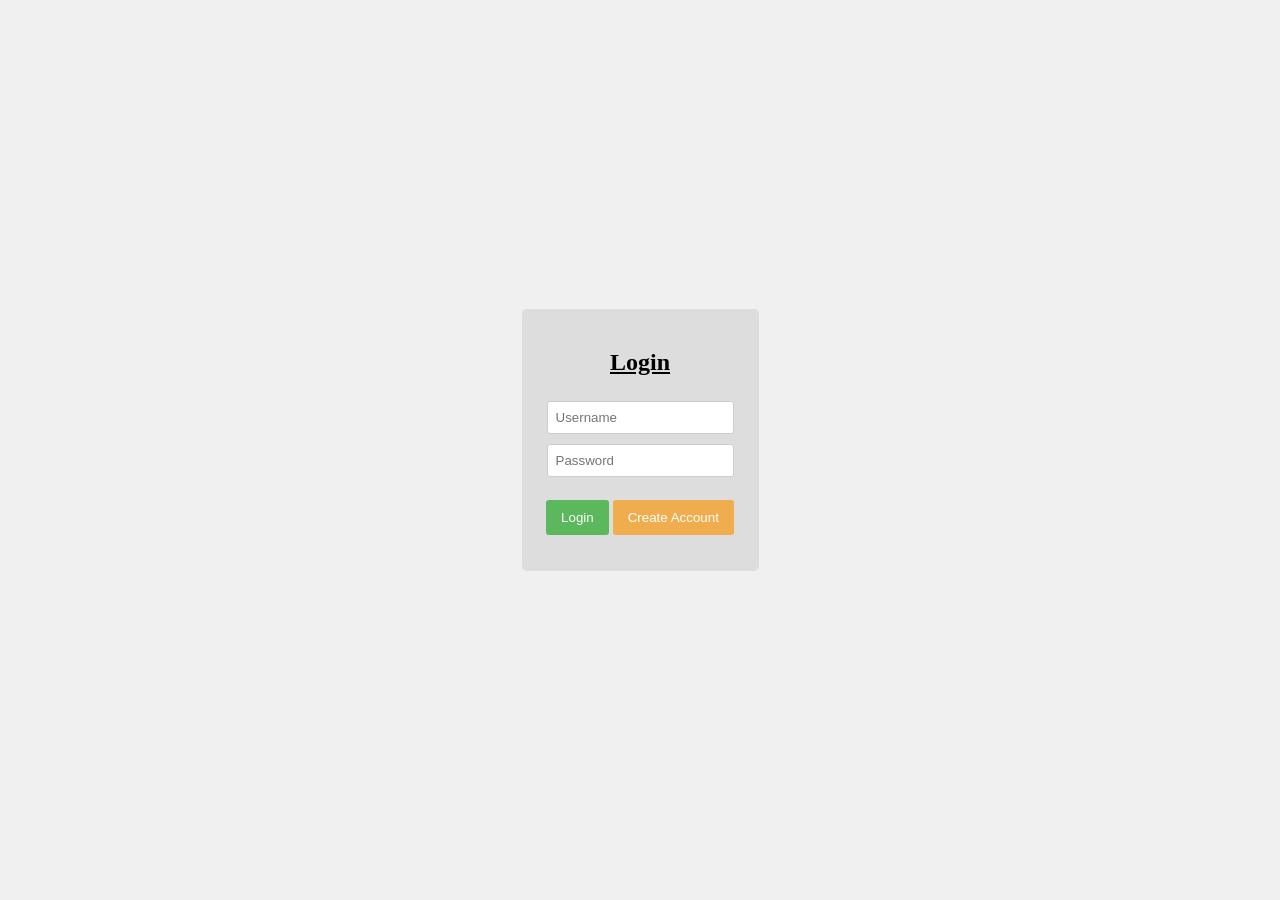
<file: Games/Shooting Game.html>
<!DOCTYPE html>
<html>
<head>
  <title>Shooting Game</title>
  <style>
    body { margin: 0; overflow: hidden; background-color: #f0f0f0; display: flex; justify-content: center; align-items: center; min-height: 100vh; }
    #gameCanvas { background-color: #be9999; }
    #login-container, #create-account-container { background-color: #ddd; padding: 20px; border-radius: 5px; margin-bottom: 20px; text-align: center; }
    input { margin: 5px; padding: 8px; border: 1px solid #ccc; border-radius: 3px; }
    button { padding: 10px 15px; background-color: #5cb85c; color: white; border: none; border-radius: 3px; cursor: pointer; }
    button.secondary { background-color: #f0ad4e; }
    .hidden { display: none; }
  </style>
</head>
<body>
  <div id="login-container">
    <h2><u>Login</u></h2>
    <input type="text" id="login-username" placeholder="Username"><br>
    <input type="password" id="login-password" placeholder="Password"><br><br>
    <button onclick="login()">Login</button>
    <button class="secondary" onclick="showCreateAccount()">Create Account</button><br>
    <p id="login-error" style="color: red;"></p>
  </div>

  <div id="create-account-container" class="hidden">
    <h2><u>Create Account</h2>
    <input type="text" id="create-username" placeholder="Username"><br>
    <input type="password" id="create-password" placeholder="Password"><br>
    <button onclick="createAccount()">Create Account</button>
    <button class="secondary" onclick="showLogin()">Already have an Account!</button>
    <p id="create-error" style="color: red;"></p>
  </div>

  <canvas id="gameCanvas" class="hidden"></canvas>

  <script>
    const c = document.getElementById('gameCanvas');
    const ctx = c.getContext('2d');
    const loginContainer = document.getElementById('login-container');
    const createAccountContainer = document.getElementById('create-account-container');
    const loginError = document.getElementById('login-error');
    const createError = document.getElementById('create-error');

    let currentUser = null;
    const accountsKey = 'gameAccounts';
    let accounts = JSON.parse(localStorage.getItem(accountsKey)) || {};
    const highScoreKey = 'shootingGameHighScore';
    let highScore = parseInt(localStorage.getItem(highScoreKey)) || 0;

    function showCreateAccount() {
      loginContainer.classList.add('hidden');
      createAccountContainer.classList.remove('hidden');
      loginError.textContent = '';
      createError.textContent = '';
    }

    function showLogin() {
      createAccountContainer.classList.add('hidden');
      loginContainer.classList.remove('hidden');
      loginError.textContent = '';
      createError.textContent = '';
    }

    function createAccount() {
      const username = document.getElementById('create-username').value.trim();
      const password = document.getElementById('create-password').value;

      if (!username || !password) {
        createError.textContent = 'Please enter a username & password.';
        return;
      }

      if (accounts[username]) {
        createError.textContent = 'Account already exists!';
        return;
      }

      accounts[username] = password;
      localStorage.setItem(accountsKey, JSON.stringify(accounts));
      createError.textContent = 'Account created successfully. Please log in.';
      showLogin();
    }

    function login() {
      const username = document.getElementById('login-username').value.trim();
      const password = document.getElementById('login-password').value;

      if (accounts[username] === password) {
        currentUser = username;
        loginContainer.classList.add('hidden');
        createAccountContainer.classList.add('hidden');
        c.classList.remove('hidden');
        startGame();
        loginError.textContent = '';
      } else {
        loginError.textContent = 'Invalid username or password.';
      }
    }

    function startGame() {
      c.width = 600;
      c.height = 400;

      const p = { x: c.width / 2, y: c.height - 30, w: 20, h: 30, color: 'white', s: 5 };
      const bs = [];
      const bsS = 10;
      const bsR = 5;
      const bsC = 'red';
      const es = [];
      const esR = 15;
      const esC = 'blue';
      const esS = 2;
      const esI = 60;
      let esIC = 0;
      let currentScore = 0;
      const fI = 10;
      let fIC = 0;

      function dP() { ctx.fillStyle = p.color; ctx.fillRect(p.x - p.w / 2, p.y - p.h, p.w, p.h); }
      function dB(b) { ctx.fillStyle = b.color; ctx.beginPath(); ctx.arc(b.x, b.y, b.r, 0, Math.PI * 2); ctx.fill(); ctx.closePath(); }
      function uBs() { for (let i = bs.length - 1; i >= 0; i--) { bs[i].y -= bsS; dB(bs[i]); if (bs[i].y < 0) { bs.splice(i, 1); } } }
      function fB() { bs.push({ x: p.x, y: p.y - p.h / 2, r: bsR, color: bsC }); }
      function sE() { const x = Math.random() * c.width; const y = 0 - esR; es.push({ x: x, y: y, r: esR, color: esC }); }
      function dE(e) { ctx.fillStyle = e.color; ctx.beginPath(); ctx.arc(e.x, e.y, e.r, 0, Math.PI * 2); ctx.fill(); ctx.closePath(); }
      function uEs() { for (let i = es.length - 1; i >= 0; i--) { es[i].y += esS; dE(es[i]); if (es[i].y > c.height + esR) { es.splice(i, 1); } } }
      function cC() { for (let i = bs.length - 1; i >= 0; i--) { const b = bs[i]; for (let j = es.length - 1; j >= 0; j--) { const e = es[j]; const dx = b.x - e.x; const dy = b.y - e.y; const d = Math.sqrt(dx * dx + dy * dy); if (d < b.r + e.r) { bs.splice(i, 1); es.splice(j, 1); currentScore++; break; } } } }
      function dS() { ctx.fillStyle = 'white'; ctx.font = '16px Arial'; ctx.fillText('Score: ' + currentScore + ` High Score: ${highScore}`, 10, 20); }

      document.addEventListener('keydown', e => {
        switch (e.key) {
          case 'ArrowLeft': p.x -= p.s; break;
          case 'ArrowRight': p.x += p.s; break;
          case 'ArrowUp': p.y -= p.s; break;
          case 'ArrowDown': p.y += p.s; break;
        }
      });

      function gameLoop() {
        ctx.clearRect(0, 0, c.width, c.height);
        fIC++;
        if (fIC % fI === 0) { fB(); fIC = 0; }
        esIC++;
        if (esIC % esI === 0) { sE(); esIC = 0; }
        uEs();
        uBs();
        cC();
        dP();
        dS();
        if (p.x < p.w / 2) p.x = p.w / 2;
        if (p.x > c.width - p.w / 2) p.x = c.width - p.w / 2;
        if (p.y < p.h) p.y = p.h;
        if (p.y > c.height) p.y = c.height;

        if (currentScore > highScore) {
          highScore = currentScore;
          localStorage.setItem(highScoreKey, highScore);
        }

        requestAnimationFrame(gameLoop);
      }

      gameLoop();
    }

    function logout() {
      currentUser = null;
      c.classList.add('hidden');
      loginContainer.classList.remove('hidden');
      alert('Logged out.');
    }
  </script>
</body>
</html>
</file>
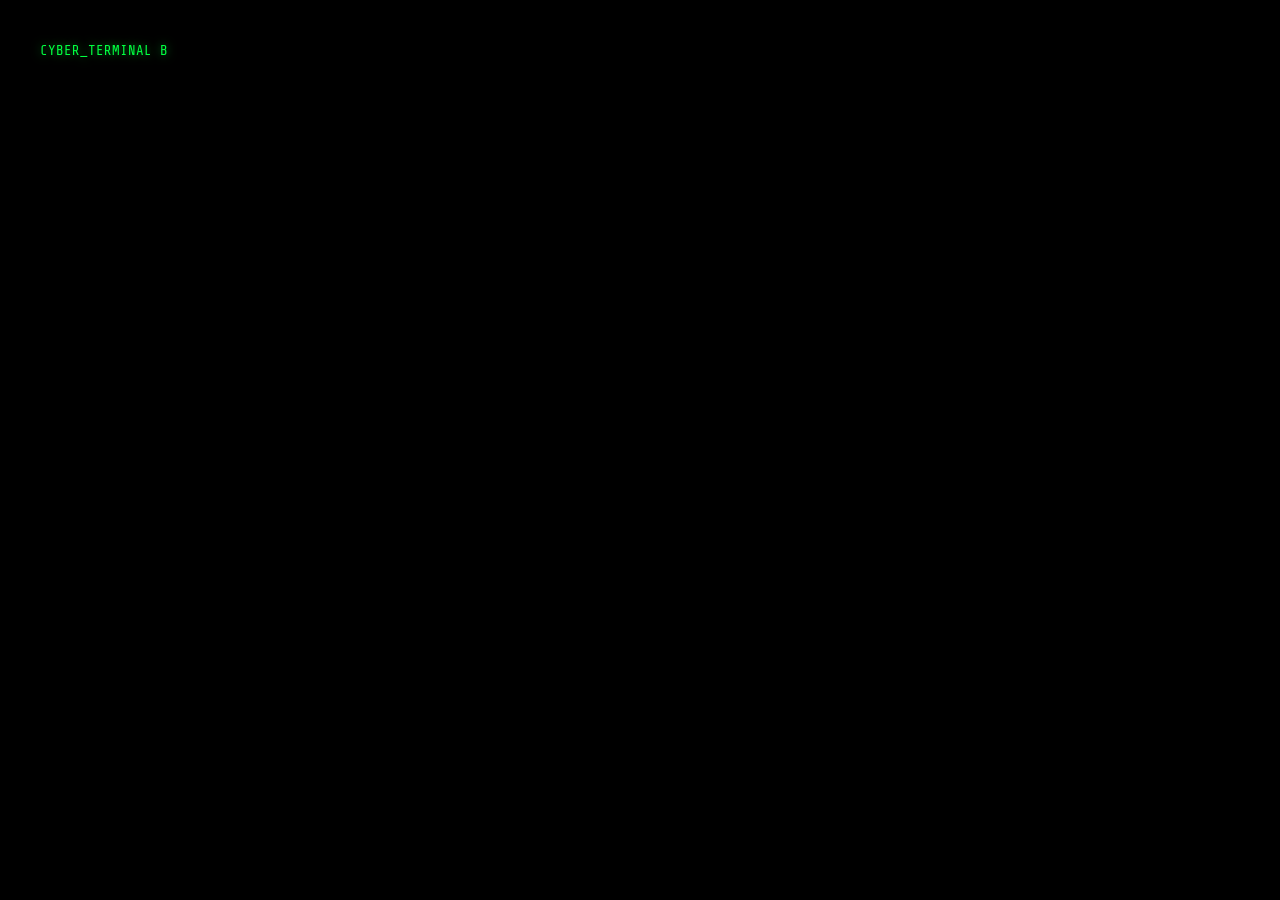
<file: Hacking Simulator/Hacking Simulator.html>
<!DOCTYPE html>
<html lang="en">

<head>
    <meta charset="UTF-8">
    <meta name="viewport" content="width=device-width, initial-scale=1.0">
    <title>Kali Linux</title>
    <link rel="icon" type="image/x-icon" href="Kali Linux.jfif">
    <link rel="apple-touch-icon" sizes="180x180" href="apple-touch-icon.png">
    <link rel="stylesheet" href="Hacking Simulator.css">
</head>

<body>
    <div class="crt-overlay"></div>
    <div class="scanlines"></div>
    <canvas id="matrixCanvas"></canvas>

    <div id="bootScreen" class="boot-screen">
        <div class="boot-text" id="bootText"></div>
    </div>

    <div id="mainTerminal" class="main-terminal hidden">
        <div class="terminal-header">
            <div class="terminal-title">
                <span class="blink">█</span> CYBER_TERMINAL v3.7.1 // CLASSIFIED ACCESS // <span id="connectionStatus"
                    class="status-connected">CONNECTED</span>
            </div>
            <div class="terminal-controls">
                <span class="control-btn">_</span>
                <span class="control-btn">□</span>
                <span class="control-btn">×</span>
            </div>
        </div>

        <div class="terminal-body" id="terminalBody">
            <div id="terminalOutput"></div>
            <div class="input-line">
                <span class="prompt">root@cyberdeck:<span id="promptPath">~</span>#</span>
                <input type="text" id="commandInput" class="command-input" autocomplete="off" spellcheck="false"
                    autofocus>
                <span class="cursor-blink">█</span>
            </div>
        </div>
    </div>

    <div id="sidePanel" class="side-panel hidden">
        <div class="panel-section">
            <h3 class="panel-title">SYSTEM STATUS</h3>
            <div class="status-grid">
                <div class="status-item">
                    <span class="status-label">CPU</span>
                    <div class="progress-bar">
                        <div class="progress-fill" id="cpuBar" style="width: 45%"></div>
                    </div>
                    <span class="status-value" id="cpuVal">45%</span>
                </div>
                <div class="status-item">
                    <span class="status-label">RAM</span>
                    <div class="progress-bar">
                        <div class="progress-fill" id="ramBar" style="width: 62%"></div>
                    </div>
                    <span class="status-value" id="ramVal">62%</span>
                </div>
                <div class="status-item">
                    <span class="status-label">NETWORK</span>
                    <div class="progress-bar">
                        <div class="progress-fill" id="netBar" style="width: 88%"></div>
                    </div>
                    <span class="status-value" id="netVal">88%</span>
                </div>
                <div class="status-item">
                    <span class="status-label">FIREWALL</span>
                    <div class="progress-bar">
                        <div class="progress-fill firewall" id="fwBar" style="width: 23%"></div>
                    </div>
                    <span class="status-value" id="fwVal">23%</span>
                </div>
            </div>
        </div>

        <div class="panel-section">
            <h3 class="panel-title">ACTIVE TARGETS</h3>
            <div class="target-list" id="targetList">
                <div class="target-item">
                    <span class="target-ip">192.168.1.105</span>
                    <span class="target-status scanning">SCANNING...</span>
                </div>
                <div class="target-item">
                    <span class="target-ip">10.0.0.42</span>
                    <span class="target-status vulnerable">VULNERABLE</span>
                </div>
                <div class="target-item">
                    <span class="target-ip">172.16.0.8</span>
                    <span class="target-status secured">SECURED</span>
                </div>
            </div>
        </div>

        <div class="panel-section">
            <h3 class="panel-title">NETWORK MAP</h3>
            <div class="network-map" id="networkMap">
                <div class="map-node active" style="top: 20%; left: 30%;">YOU (Rishu the Great Hacker)</div>
                <div class="map-node" style="top: 40%; left: 60%;">TARGET</div>
                <div class="map-node" style="top: 70%; left: 20%;">TARGET</div>
                <div class="map-node" style="top: 30%; left: 80%;">TARGET</div>
                <svg class="map-connections" id="mapSvg"></svg>
            </div>
        </div>

        <div class="panel-section">
            <h3 class="panel-title">LOG STREAM</h3>
            <div class="log-stream" id="logStream"></div>
        </div>
    </div>

    <script src="Hacking Simulator.js"></script>
</body>

</html>
</file>
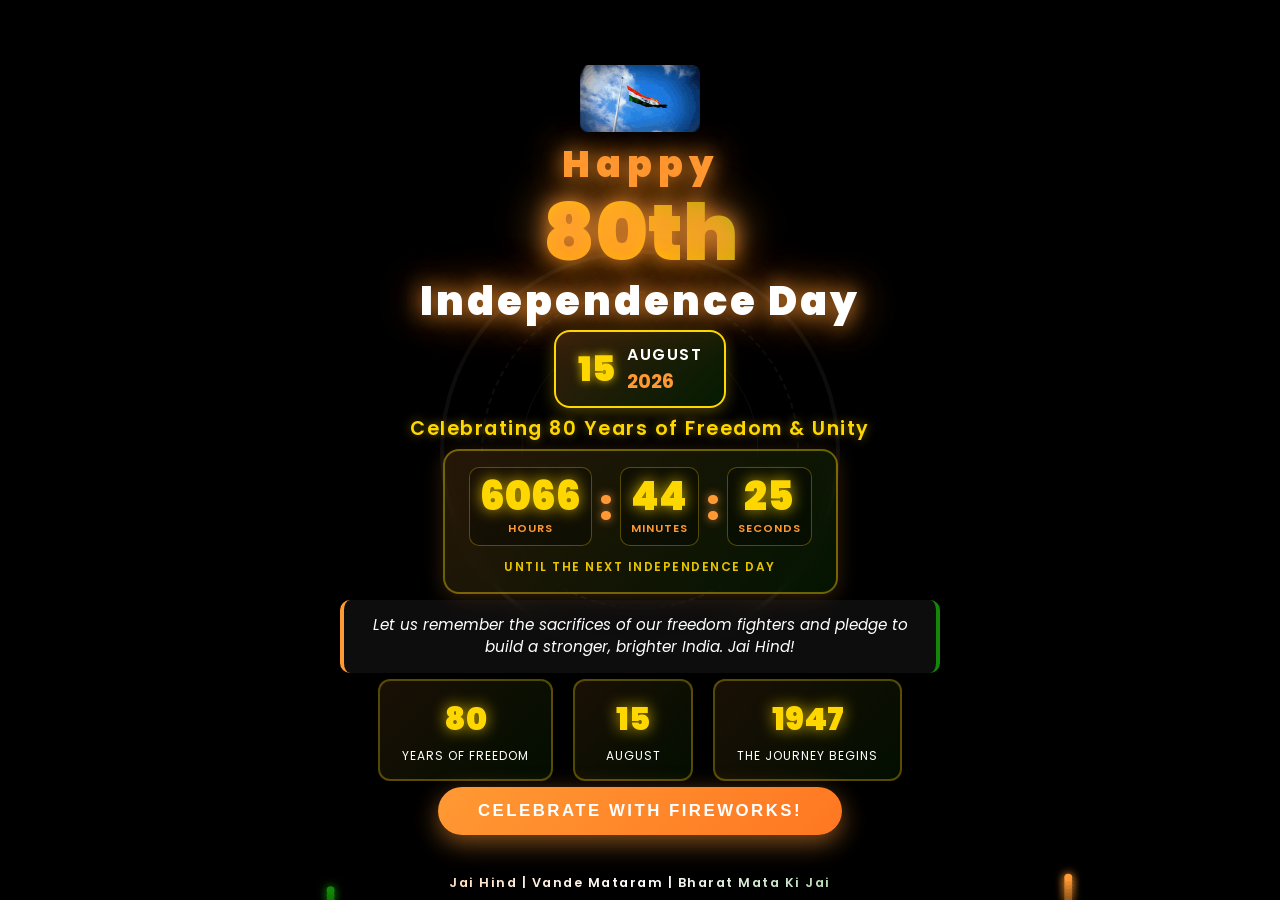
<file: Independence Day/Independence Day.html>
<!DOCTYPE html>
<html lang="en">

<head>
    <meta charset="UTF-8">
    <meta name="viewport" content="width=device-width, initial-scale=1.0">
    <title>Happy Independence Day</title>
    <link rel="stylesheet" href="Independence Day.css">
    <link href="https://fonts.googleapis.com/css2?family=Poppins:wght@400;600;700;900&display=swap" rel="stylesheet">
</head>

<body>
    <canvas id="fireworksCanvas"></canvas>

    <div class="container">
        <div class="ashoka-chakra">
            <div class="chakra"></div>
        </div>

        <div class="main-content">
            <div class="flag-container">
                <img src="Flag.gif" alt="Indian Flag" class="flag-gif" onerror="this.style.display='none'">
            </div>

            <h1 class="title">
                <span class="line1">Happy</span>
                <span class="line2">80th</span>
                <span class="line3">Independence Day</span>
            </h1>

            <div class="date-badge">
                <span class="date-day">15</span>
                <div class="date-details">
                    <span class="date-month">August</span>
                    <span class="date-year">2026</span>
                </div>
            </div>

            <p class="subtitle">Celebrating 80 Years of Freedom & Unity</p>

            <div class="countdown-container">
                <div class="countdown">
                    <div class="time-block">
                        <span class="time-value" id="hours">00</span>
                        <span class="time-label">Hours</span>
                    </div>
                    <span class="time-separator">:</span>
                    <div class="time-block">
                        <span class="time-value" id="minutes">00</span>
                        <span class="time-label">Minutes</span>
                    </div>
                    <span class="time-separator">:</span>
                    <div class="time-block">
                        <span class="time-value" id="seconds">00</span>
                        <span class="time-label">Seconds</span>
                    </div>
                </div>
                <p class="countdown-text">until the next Independence Day</p>
            </div>

            <div class="message-box">
                <p class="message">Let us remember the sacrifices of our freedom fighters and pledge to build a
                    stronger, brighter India. Jai Hind!</p>
            </div>

            <div class="stats">
                <div class="stat-item">
                    <span class="stat-number">80</span>
                    <span class="stat-label">Years of Freedom</span>
                </div>
                <div class="stat-item">
                    <span class="stat-number">15</span>
                    <span class="stat-label">August</span>
                </div>
                <div class="stat-item">
                    <span class="stat-number">1947</span>
                    <span class="stat-label">The Journey Begins</span>
                </div>
            </div>

            <button class="celebrate-btn" id="celebrateBtn">
                Celebrate with Fireworks!
            </button>
        </div>

        <div class="footer">
            <p>Jai Hind | Vande Mataram | Bharat Mata Ki Jai</p>
        </div>
    </div>

    <script src="Independence Day.js"></script>
</body>

</html>
</file>
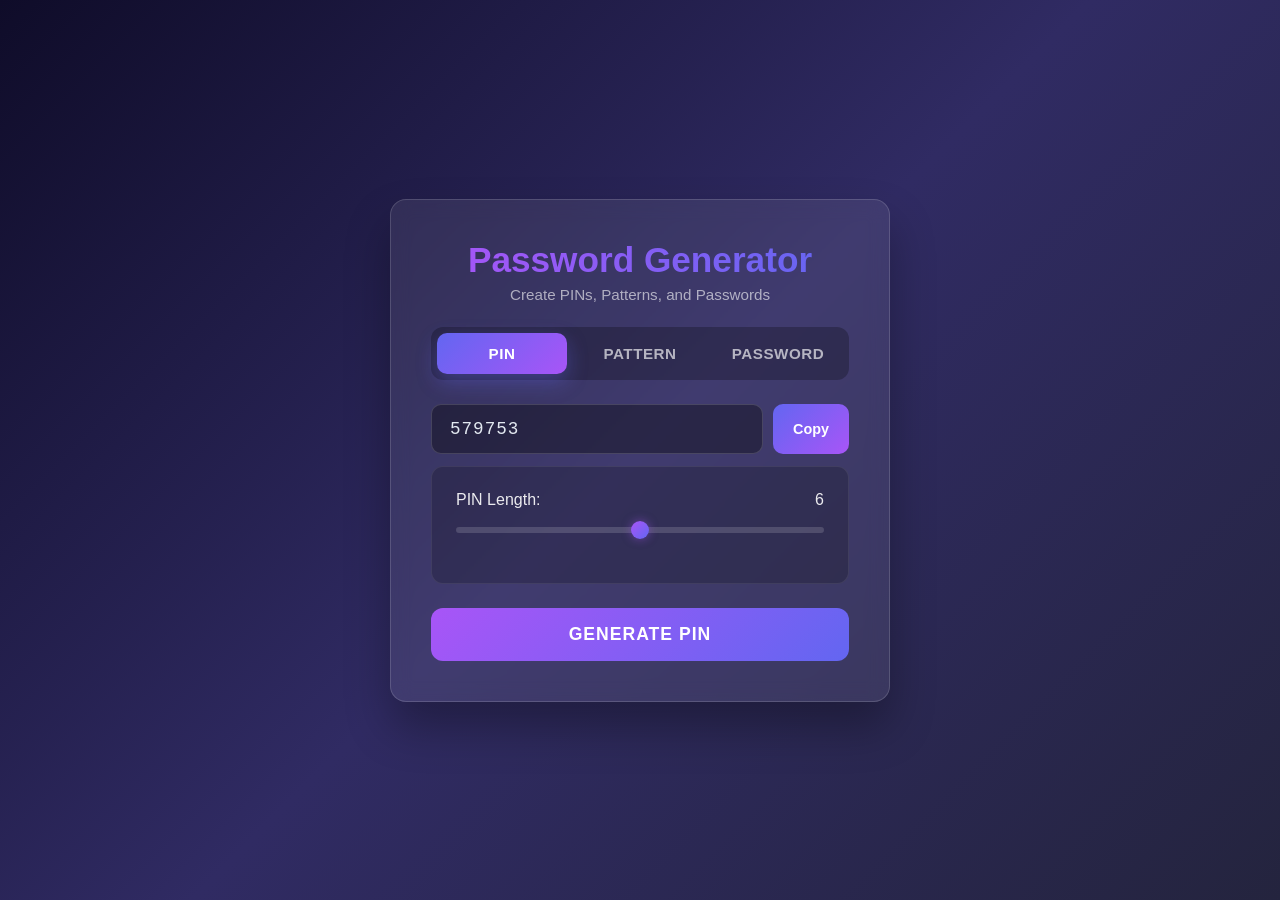
<file: Password Generator/Password Generator.html>
<!DOCTYPE html>
<html lang="en">

<head>
    <meta charset="UTF-8">
    <meta name="viewport" content="width=device-width, initial-scale=1.0">
    <title>Password Generator</title>
    <link rel="stylesheet" href="Password Generator.css">
</head>

<body>
    <div class="container">
        <h1>Password Generator</h1>
        <p class="subtitle">Create PINs, Patterns, and Passwords</p>

        <div class="tabs">
            <button class="tab active" data-tab="pin">PIN</button>
            <button class="tab" data-tab="pattern">Pattern</button>
            <button class="tab" data-tab="password">Password</button>
        </div>

        <div class="tab-content" id="pinTab">
            <div class="password-display">
                <input type="text" id="pinOutput" readonly placeholder="Click Generate">
                <button id="pinCopyBtn" title="Copy to clipboard">Copy</button>
            </div>

            <div class="controls">
                <div class="control-group">
                    <label for="pinLength">PIN Length: <span id="pinLengthValue">6</span></label>
                    <input type="range" id="pinLength" min="4" max="8" value="6">
                </div>
            </div>

            <button id="generatePinBtn" class="generate-btn">Generate PIN</button>
        </div>

        <div class="tab-content" id="patternTab" style="display:none;">
            <div class="password-display">
                <input type="text" id="patternOutput" readonly placeholder="Generate a pattern">
                <button id="patternCopyBtn" title="Copy to clipboard">Copy</button>
            </div>

            <div class="pattern-area">
                <div class="pattern-grid" id="patternGrid">
                    <div class="pattern-dot" data-index="0"></div>
                    <div class="pattern-dot" data-index="1"></div>
                    <div class="pattern-dot" data-index="2"></div>
                    <div class="pattern-dot" data-index="3"></div>
                    <div class="pattern-dot" data-index="4"></div>
                    <div class="pattern-dot" data-index="5"></div>
                    <div class="pattern-dot" data-index="6"></div>
                    <div class="pattern-dot" data-index="7"></div>
                    <div class="pattern-dot" data-index="8"></div>
                    <canvas id="patternCanvas" width="300" height="300"></canvas>
                </div>
            </div>

            <button id="generatePatternBtn" class="generate-btn">Generate Pattern</button>
        </div>

        <div class="tab-content" id="passwordTab" style="display:none;">
            <div class="password-display">
                <input type="text" id="passwordOutput" readonly placeholder="Click Generate">
                <button id="copyBtn" title="Copy to clipboard">Copy</button>
            </div>

            <div class="strength-meter">
                <div class="strength-bar" id="strengthBar"></div>
                <span id="strengthText">No password</span>
            </div>

            <div class="controls">
                <div class="control-group">
                    <label for="lengthRange">Length: <span id="lengthValue">16</span></label>
                    <input type="range" id="lengthRange" min="6" max="64" value="16">
                </div>

                <div class="checkbox-group">
                    <label><input type="checkbox" id="uppercase" checked> Uppercase (A-Z)</label>
                    <label><input type="checkbox" id="lowercase" checked> Lowercase (a-z)</label>
                    <label><input type="checkbox" id="numbers" checked> Numbers (0-9)</label>
                    <label><input type="checkbox" id="symbols" checked> Symbols (!@#$%)</label>
                </div>
            </div>

            <button id="generateBtn" class="generate-btn">Generate Password</button>
        </div>
    </div>

    <script src="Password Generator.js"></script>
</body>

</html>
</file>
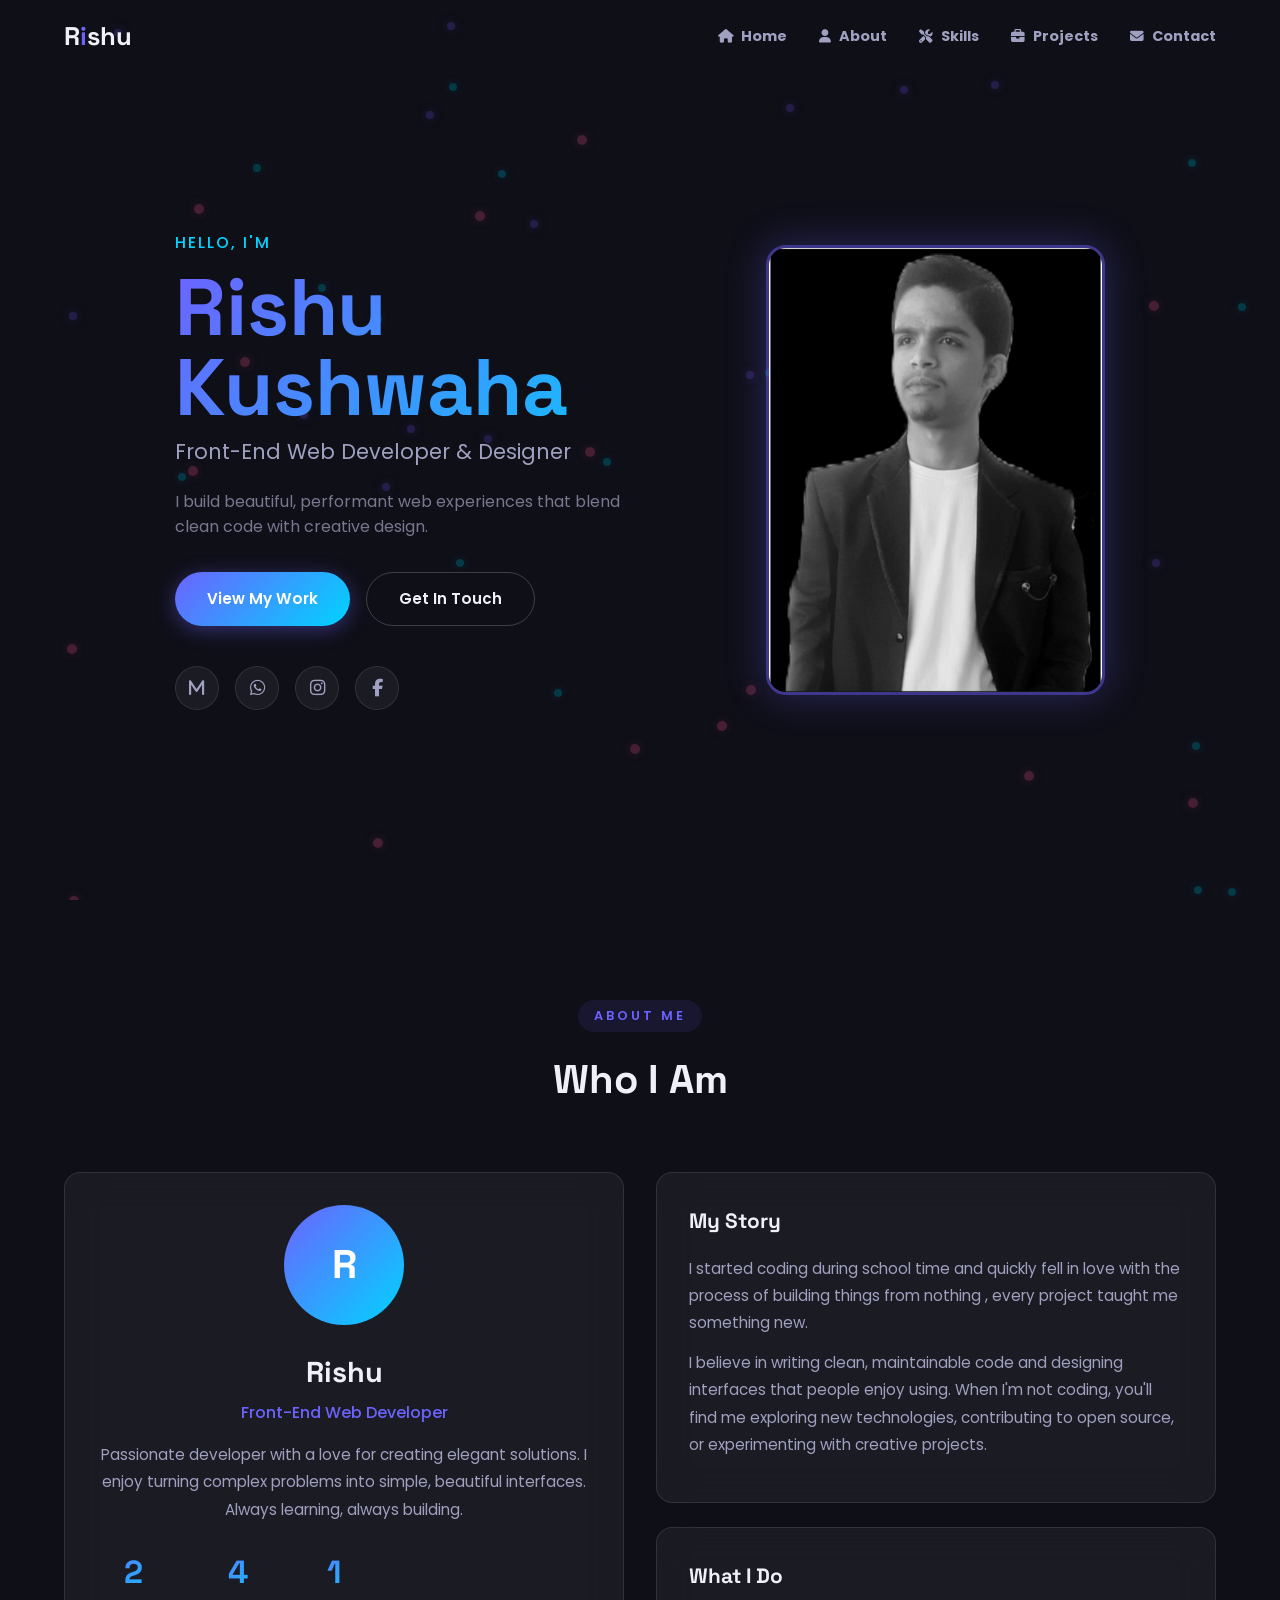
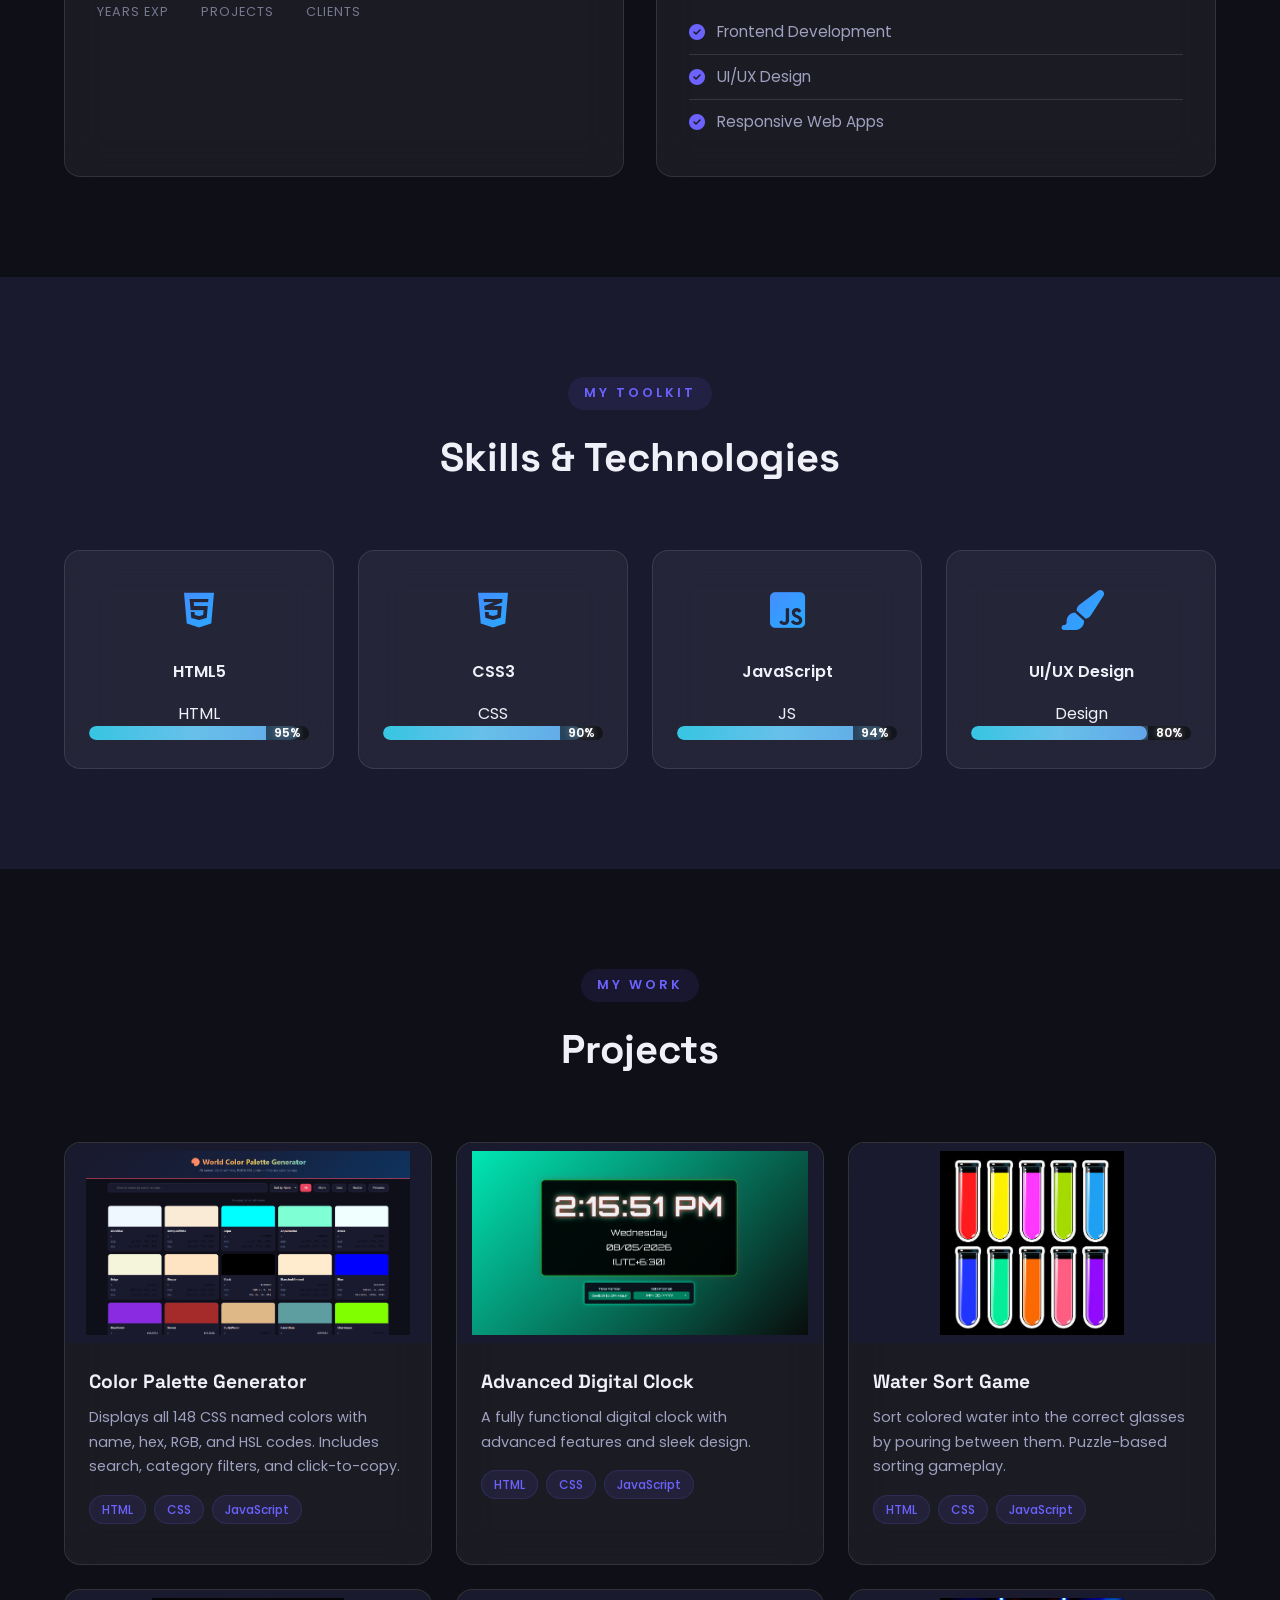
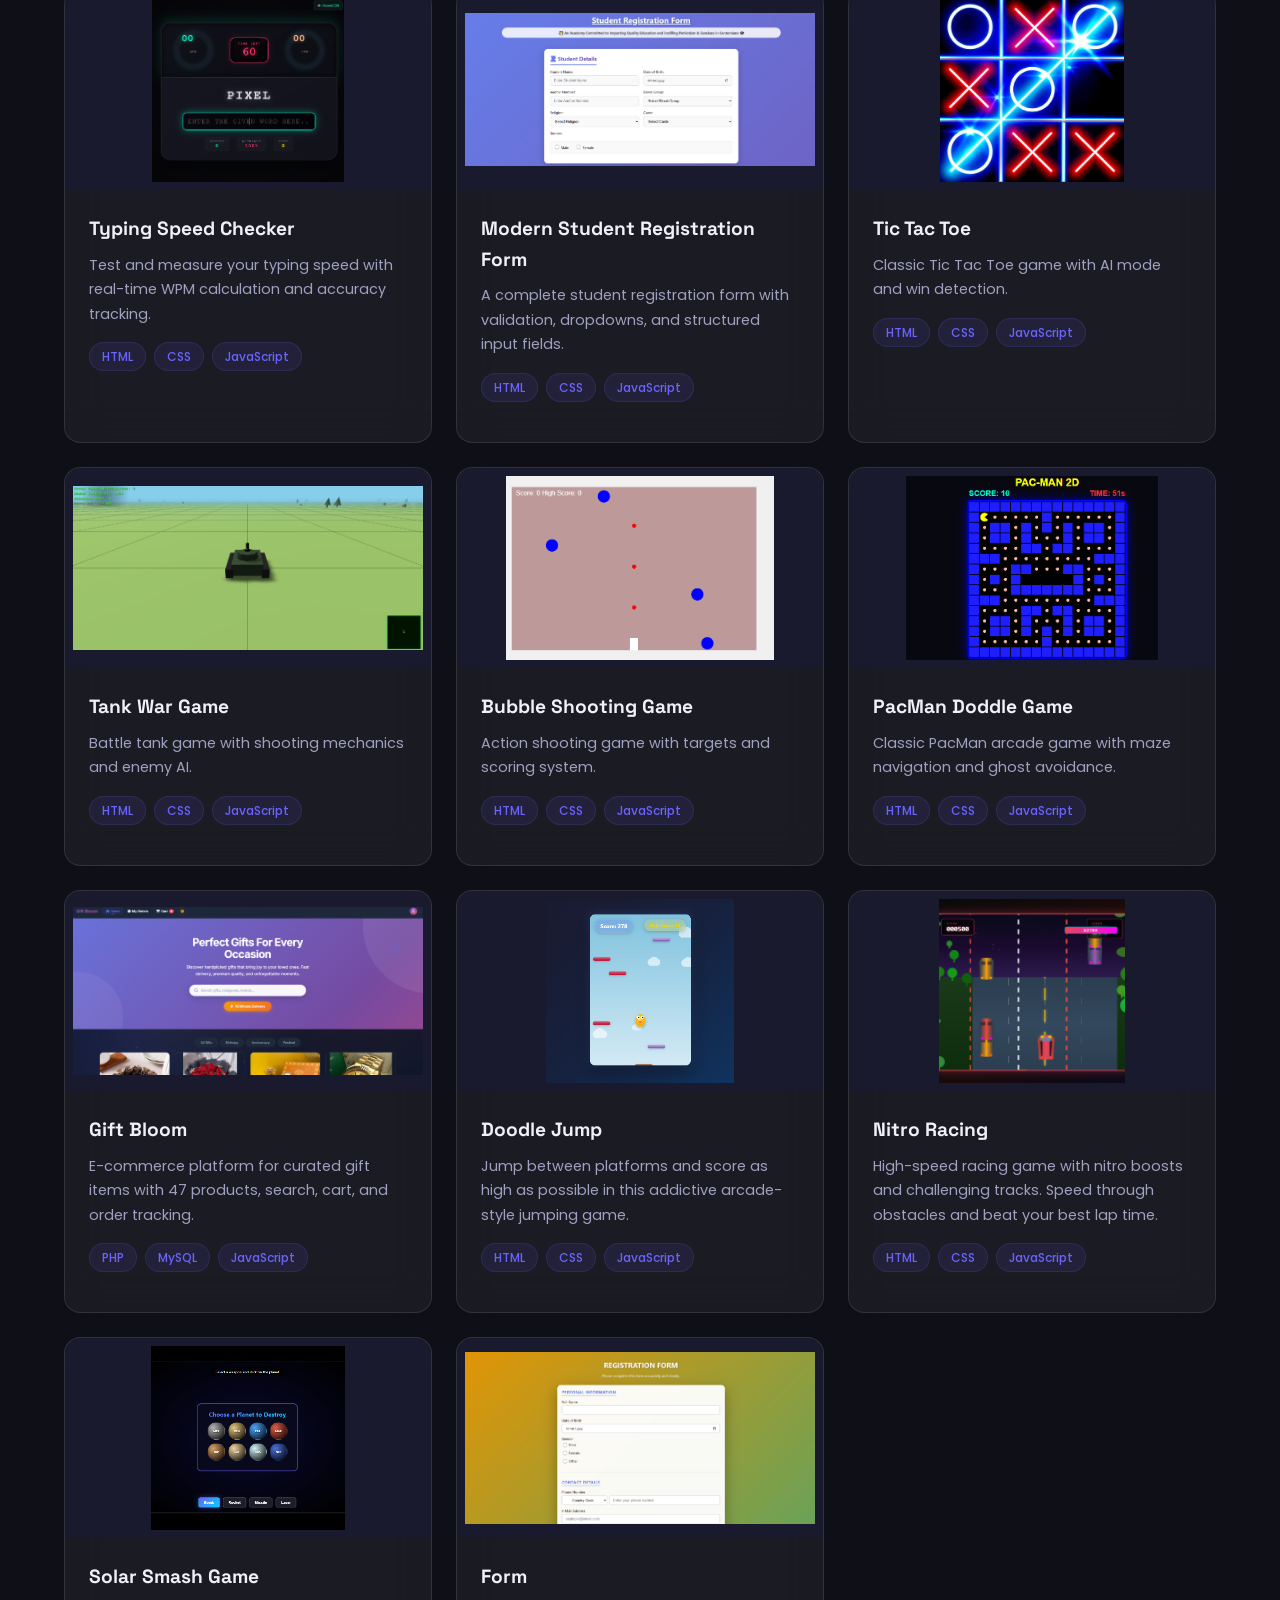
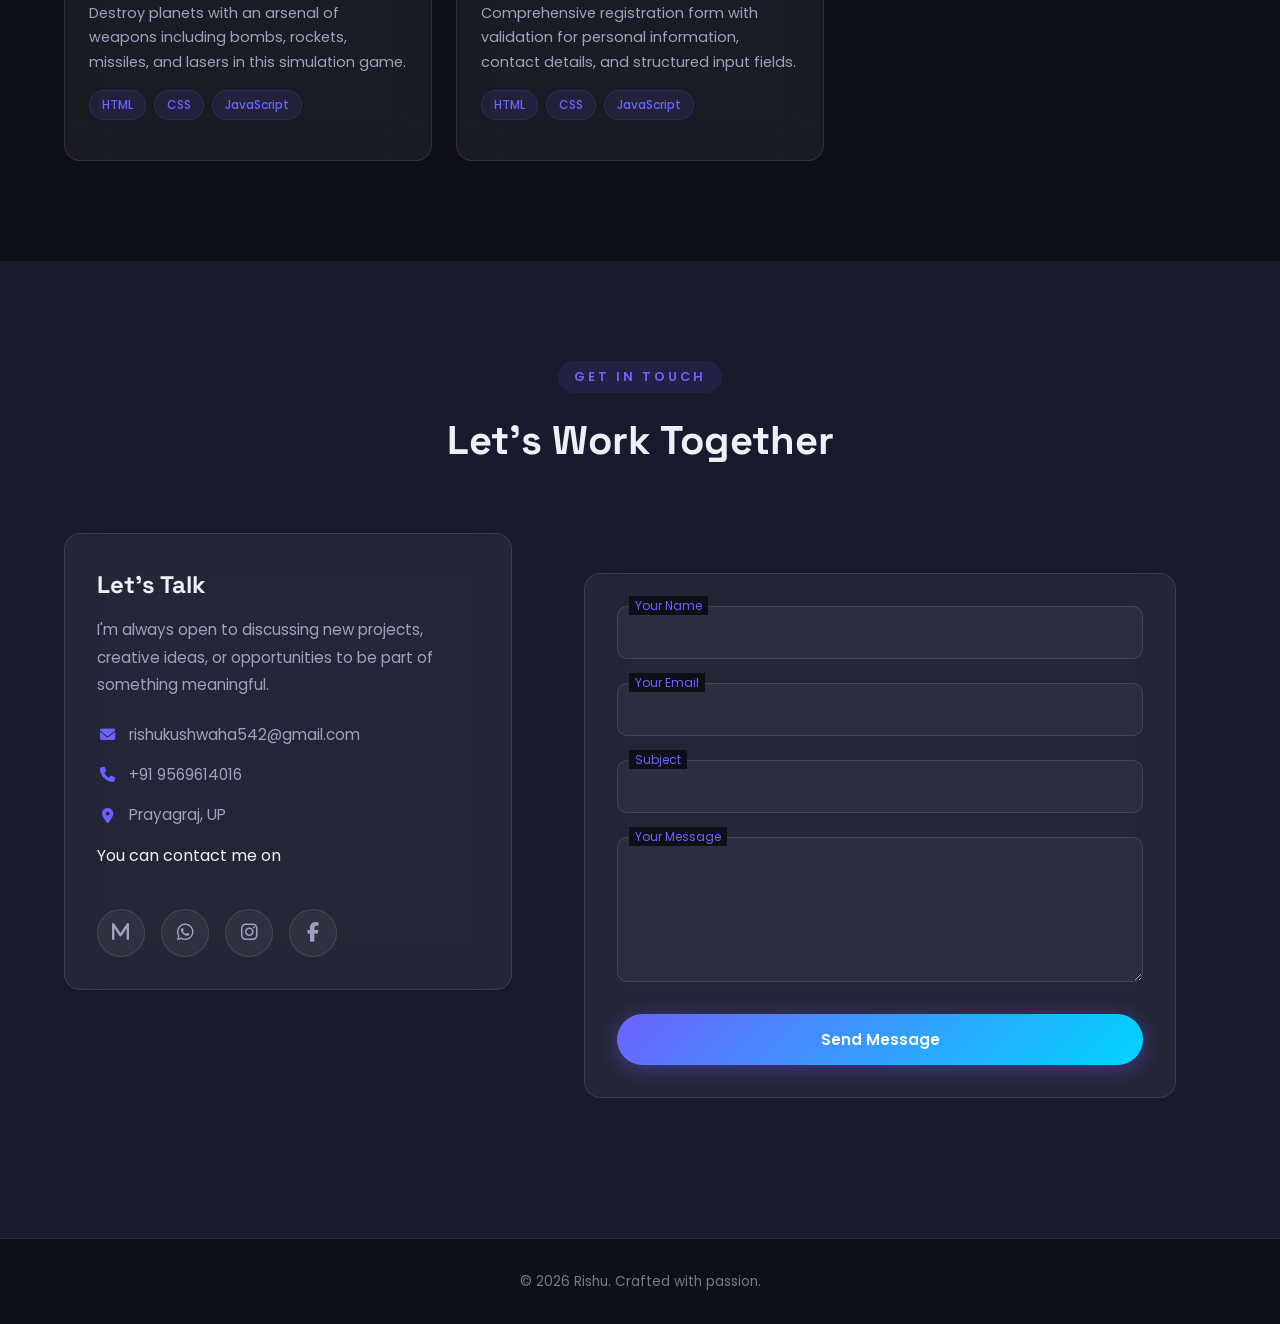
<file: Portfolio/Portfolio.html>
<!DOCTYPE html>
<html lang="en">

<head>
  <meta charset="UTF-8">
  <meta name="viewport" content="width=device-width, initial-scale=1.0">
  <title>Rishu Kushwaha (Portfolio)</title>
  <link rel="icon" type="image/png" href="images/Portfolio Favicon.png">
  <link rel="stylesheet" href="Portfolio.css">
  <link rel="preconnect" href="https://fonts.googleapis.com">
  <link
    href="https://fonts.googleapis.com/css2?family=Poppins:wght@300;400;500;600;700;800&family=Space+Grotesk:wght@400;500;600;700&display=swap"
    rel="stylesheet">
  <link rel="stylesheet" href="https://cdnjs.cloudflare.com/ajax/libs/font-awesome/6.5.1/css/all.min.css">
</head>

<body>
  <div class="bg-particles" id="bgParticles"></div>
  <nav id="navbar">
    <div class="nav-container">
      <a href="#hero" class="logo">R<span>i</span>shu</a>
      <ul class="nav-links">
        <li><a href="#hero"><i class="fas fa-home"></i> Home</a></li>
        <li><a href="#about"><i class="fas fa-user"></i> About</a></li>
        <li><a href="#skills"><i class="fas fa-tools"></i> Skills</a></li>
        <li><a href="#projects"><i class="fas fa-briefcase"></i> Projects</a></li>
        <li><a href="#contact"><i class="fas fa-envelope"></i> Contact</a></li>
      </ul>
      <button class="hamburger" aria-label="Toggle menu">
        <span></span><span></span><span></span>
      </button>
    </div>
  </nav>

  <section id="hero" class="hero">
    <div class="hero-content">
      <p class="hero-subtitle">Hello, I'm</p>
      <h1 class="hero-title">Rishu Kushwaha</h1>
      <p class="hero-role">Front-End Web Developer &amp; Designer</p>
      <p class="hero-desc">I build beautiful, performant web experiences that blend clean code with creative design.</p>
      <div class="hero-actions">
        <a href="#projects" class="btn btn-primary">View My Work</a>
        <a href="#contact" class="btn btn-outline">Get In Touch</a>
      </div>
      <div class="hero-social">
        <a href="https://mail.google.com/mail/?view=cm&fs=1&to=rishukushwaha542@gmail.com" target="_blank"
          aria-label="Email"><i class="fa-sharp fa-solid fa-m"></i></a>
        <a href="https://wa.me/919569614016" target="_blank" aria-label="WhatsApp"><i class="fab fa-whatsapp"></i></a>
        <a href="https://instagram.com/this_is_mr.perfect" target="_blank" aria-label="Instagram"><i
            class="fab fa-instagram"></i></a>
        <a href="https://www.facebook.com/profile.php?id=100089068249904" target="_blank" aria-label="Facebook"><i
            class="fab fa-facebook-f"></i></a>
      </div>
    </div>
    <img src="me.png" alt="Rishu" class="hero-photo">
  </section>

  <section id="about" class="about">
    <div class="container">
      <div class="section-header">
        <span class="section-tag">About Me</span>
        <h2>Who I Am</h2>
      </div>
      <div class="about-grid">
        <div class="about-card glass-card">
          <div class="about-image">
            <div class="avatar-large">R</div>
          </div>
          <div class="about-info">
            <h3>Rishu</h3>
            <p class="about-role">Front-End Web Developer</p>
            <p class="about-bio">Passionate developer with a love for creating elegant solutions. I enjoy turning
              complex problems into simple, beautiful interfaces. Always learning, always building.</p>
            <div class="about-stats">
              <div class="stat"><span class="stat-num" data-count="3">3</span><span class="stat-label">Years Exp</span>
              </div>
              <div class="stat"><span class="stat-num" data-count="5+">5+</span><span class="stat-label">Projects</span>
              </div>
              <div class="stat"><span class="stat-num" data-count="2">2</span><span class="stat-label">Clients</span>
              </div>
            </div>
          </div>
        </div>
        <div class="about-details">
          <div class="detail-card glass-card">
            <h3>My Story</h3>
            <p>I started coding during school time and quickly fell in love with the process of building things from
              nothing , every project taught me something new.</p>
            <p>I believe in writing clean, maintainable code and designing interfaces that people enjoy using. When I'm
              not coding, you'll find me exploring new technologies, contributing to open source, or experimenting with
              creative projects.</p>
          </div>
          <div class="detail-card glass-card">
            <h3>What I Do</h3>
            <ul class="about-list">
              <li><i class="fas fa-check-circle"></i> Frontend Development</li>
              <li><i class="fas fa-check-circle"></i> UI/UX Design</li>
              <li><i class="fas fa-check-circle"></i> Responsive Web Apps</li>
            </ul>
          </div>
        </div>
      </div>
    </div>
  </section>

  <section id="skills" class="skills">
    <div class="container">
      <div class="section-header">
        <span class="section-tag">My Toolkit</span>
        <h2>Skills &amp; Technologies</h2>
      </div>
      <div class="skills-grid">
        <div class="skill-card glass-card">
          <div class="skill-icon"><i class="fab fa-html5"></i></div>
          <h4>HTML5</h4>
          <div class="skill-color-card" data-percent="95"><span>HTML</span></div>
          <div class="skill-bar">
            <div class="skill-fill" data-width="95"></div><span class="skill-percent"></span>
          </div>
        </div>
        <div class="skill-card glass-card">
          <div class="skill-icon"><i class="fab fa-css3-alt"></i></div>
          <h4>CSS3</h4>
          <div class="skill-color-card" data-percent="90"><span>CSS</span></div>
          <div class="skill-bar">
            <div class="skill-fill" data-width="90"></div><span class="skill-percent"></span>
          </div>
        </div>
        <div class="skill-card glass-card">
          <div class="skill-icon"><i class="fab fa-js-square"></i></div>
          <h4>JavaScript</h4>
          <div class="skill-color-card" data-percent="94"><span>JS</span></div>
          <div class="skill-bar">
            <div class="skill-fill" data-width="94"></div><span class="skill-percent"></span>
          </div>
        </div>
        <div class="skill-card glass-card">
          <div class="skill-icon"><i class="fas fa-paint-brush"></i></div>
          <h4>UI/UX Design</h4>
          <div class="skill-color-card" data-percent="80"><span>Design</span></div>
          <div class="skill-bar">
            <div class="skill-fill" data-width="80"></div><span class="skill-percent"></span>
          </div>
        </div>
      </div>
    </div>
  </section>

  <section id="projects" class="projects">
    <div class="container">
      <div class="section-header">
        <span class="section-tag">My Work</span>
        <h2>Projects</h2>
      </div>
      <div class="projects-grid">
        <div class="project-card glass-card" data-url="../Colour Palate Generator/Colour Palette Generator.html">
          <div class="project-image">
            <div class="project-thumb"><img src="images/Colour Palette Generator.png" alt="Color Palette Generator">
            </div>
          </div>
          <div class="project-info">
            <h3>Color Palette Generator</h3>
            <p>Displays all 148 CSS named colors with name, hex, RGB, and HSL codes. Includes search, category filters,
              and click-to-copy.</p>
            <div class="project-tags">
              <span>HTML</span><span>CSS</span><span>JavaScript</span>
            </div>

          </div>
        </div>
        <div class="project-card glass-card" data-url="../Advanced digital clock.html">
          <div class="project-image">
            <div class="project-thumb"><img src="images/Advanced Digital Clock.png" alt="Advanced Digital Clock"></div>
          </div>
          <div class="project-info">
            <h3>Advanced Digital Clock</h3>
            <p>A fully functional digital clock with advanced features and sleek design.</p>
            <div class="project-tags">
              <span>HTML</span><span>CSS</span><span>JavaScript</span>
            </div>

          </div>
        </div>
        <div class="project-card glass-card" data-url="../Games/Water Sort Game/water sort game.html">
          <div class="project-image">
            <div class="project-thumb"><img src="images/Water Sort Game.jfif" alt="Water Sort Game"></div>
          </div>
          <div class="project-info">
            <h3>Water Sort Game</h3>
            <p>Sort colored water into the correct glasses by pouring between them. Puzzle-based sorting gameplay.</p>
            <div class="project-tags">
              <span>HTML</span><span>CSS</span><span>JavaScript</span>
            </div>

          </div>
        </div>
        <div class="project-card glass-card" data-url="../Typing Speed Checker.html">
          <div class="project-image">
            <div class="project-thumb"><img src="images/Typing Sspeed Checker.png" alt="Typing Speed Checker"></div>
          </div>
          <div class="project-info">
            <h3>Typing Speed Checker</h3>
            <p>Test and measure your typing speed with real-time WPM calculation and accuracy tracking.</p>
            <div class="project-tags">
              <span>HTML</span><span>CSS</span><span>JavaScript</span>
            </div>

          </div>
        </div>
        <div class="project-card glass-card" data-url="../Student Registration Form.html">
          <div class="project-image">
            <div class="project-thumb"><img src="images/Student Registration Form.png" alt="Student Registration Form">
            </div>
          </div>
          <div class="project-info">
            <h3>Modern Student Registration Form</h3>
            <p>A complete student registration form with validation, dropdowns, and structured input fields.</p>
            <div class="project-tags">
              <span>HTML</span><span>CSS</span><span>JavaScript</span>
            </div>

          </div>
        </div>
        <div class="project-card glass-card" data-url="../Games/Tic Tac Toe/Tic Tac Toe.html">
          <div class="project-image">
            <div class="project-thumb"><img src="images/Tic Tac Toe.jfif" alt="Tic Tac Toe"></div>
          </div>
          <div class="project-info">
            <h3>Tic Tac Toe</h3>
            <p>Classic Tic Tac Toe game with AI mode and win detection.</p>
            <div class="project-tags">
              <span>HTML</span><span>CSS</span><span>JavaScript</span>
            </div>

          </div>
        </div>
        <div class="project-card glass-card" data-url="../Games/Tank War game.html">
          <div class="project-image">
            <div class="project-thumb"><img src="images/Tank War Game.png" alt="Tank War Game"></div>
          </div>
          <div class="project-info">
            <h3>Tank War Game</h3>
            <p>Battle tank game with shooting mechanics and enemy AI.</p>
            <div class="project-tags">
              <span>HTML</span><span>CSS</span><span>JavaScript</span>
            </div>

          </div>
        </div>
        <div class="project-card glass-card" data-url="../Games/Shooting Game.html">
          <div class="project-image">
            <div class="project-thumb"><img src="images/Bubble Shooting Game.png" alt="Shooting Game"></div>
          </div>
          <div class="project-info">
            <h3>Bubble Shooting Game</h3>
            <p>Action shooting game with targets and scoring system.</p>
            <div class="project-tags">
              <span>HTML</span><span>CSS</span><span>JavaScript</span>
            </div>

          </div>
        </div>
        <div class="project-card glass-card" data-url="../Games/PacMan Game.html">
          <div class="project-image">
            <div class="project-thumb"><img src="images/PacmanDoddle Game.png" alt="PacMan Game"></div>
          </div>
          <div class="project-info">
            <h3>PacMan Doddle Game</h3>
            <p>Classic PacMan arcade game with maze navigation and ghost avoidance.</p>
            <div class="project-tags">
              <span>HTML</span><span>CSS</span><span>JavaScript</span>
            </div>
          </div>
        </div>
        <div class="project-card glass-card" data-url="../Summer Training Project/Project/Project.html">
          <div class="project-image">
            <div class="project-thumb"><img src="images/Gift Bloom.png" alt="Gift Bloom Shop"></div>
          </div>
          <div class="project-info">
            <h3>Gift Bloom</h3>
            <p>E-commerce platform for curated gift items with 47 products, search, cart, and order tracking.</p>
            <div class="project-tags">
              <span>PHP</span><span>MySQL</span><span>JavaScript</span>
            </div>
          </div>
        </div>
        <div class="project-card glass-card" data-url="../Games/Doodle Jump/Doodle Jump.html">
          <div class="project-image">
            <div class="project-thumb"><img src="images/Doodle Jump.png" alt="Doodle Jump"></div>
          </div>
          <div class="project-info">
            <h3>Doodle Jump</h3>
            <p>Jump between platforms and score as high as possible in this addictive arcade-style jumping game.</p>
            <div class="project-tags">
              <span>HTML</span><span>CSS</span><span>JavaScript</span>
            </div>
          </div>
        </div>
        <div class="project-card glass-card" data-url="../Games/Nitro Racing Game/Nitro Racing.html">
          <div class="project-image">
            <div class="project-thumb"><img src="images/Nitro Racing.png" alt="Nitro Racing"></div>
          </div>
          <div class="project-info">
            <h3>Nitro Racing</h3>
            <p>High-speed racing game with nitro boosts and challenging tracks. Speed through obstacles and beat your best lap time.</p>
            <div class="project-tags">
              <span>HTML</span><span>CSS</span><span>JavaScript</span>
            </div>
          </div>
        </div>
        <div class="project-card glass-card" data-url="../Games/Solar Smash Game/Solar Smash Game.html">
          <div class="project-image">
            <div class="project-thumb"><img src="images/Solar Smash.png" alt="Solar Smash Game"></div>
          </div>
          <div class="project-info">
            <h3>Solar Smash Game</h3>
            <p>Destroy planets with an arsenal of weapons including bombs, rockets, missiles, and lasers in this simulation game.</p>
            <div class="project-tags">
              <span>HTML</span><span>CSS</span><span>JavaScript</span>
            </div>
          </div>
        </div>
        <div class="project-card glass-card" data-url="../Form/Form.html">
          <div class="project-image">
            <div class="project-thumb"><img src="images/Form.png" alt="Form"></div>
          </div>
          <div class="project-info">
            <h3>Form</h3>
            <p>Comprehensive registration form with validation for personal information, contact details, and structured input fields.</p>
            <div class="project-tags">
              <span>HTML</span><span>CSS</span><span>JavaScript</span>
            </div>
          </div>
        </div>
  </section>

  <section id="contact" class="contact">
    <div class="container">
      <div class="section-header">
        <span class="section-tag">Get In Touch</span>
        <h2>Let's Work Together</h2>
      </div>
      <div class="contact-grid">
        <div class="contact-info">
          <div class="contact-card glass-card">
            <h3>Let's Talk</h3>
            <p>I'm always open to discussing new projects, creative ideas, or opportunities to be part of something
              meaningful.</p>
            <div class="contact-items">
              <div class="contact-item">
                <i class="fas fa-envelope"></i>
                <span>rishukushwaha542@gmail.com</span>
              </div>
              <div class="contact-item">
                <i class="fas fa-phone"></i>
                <span>+91 9569614016</span>
              </div>
              <div class="contact-item">
                <i class="fas fa-map-marker-alt"></i>
                <span>Prayagraj, UP</span>
              </div>
              <p>You can contact me on</p>
              <div class="contact-social">
                <a href="https://mail.google.com/mail/?view=cm&fs=1&to=rishukushwaha542@gmail.com" target="_blank"
                  aria-label="Email"><i class="fa-sharp fa-solid fa-m"></i></a>
                <a href="https://wa.me/919569614016" target="_blank" aria-label="WhatsApp"><i
                    class="fab fa-whatsapp"></i></a>
                <a href="https://instagram.com/this_is_mr.perfect" target="_blank" aria-label="Instagram"><i
                    class="fab fa-instagram"></i></a>
                <a href="https://www.facebook.com/profile.php?id=100089068249904" target="_blank"
                  aria-label="Facebook"><i class="fab fa-facebook-f"></i></a>
              </div>
            </div>
          </div>
        </div>
        <div class="contact-form">
          <form id="contactForm" action="mailto:rishukushwaha542@gmail.com" method="POST" enctype="multipart/form-data"
            class="glass-card">
            <div class="form-group">
              <input type="text" id="name" required>
              <label for="name">Your Name</label>
            </div>
            <div class="form-group">
              <input type="email" id="email" required>
              <label for="email">Your Email</label>
            </div>
            <div class="form-group">
              <input type="text" id="subject" required>
              <label for="subject">Subject</label>
            </div>
            <div class="form-group">
              <textarea id="message" rows="5" required></textarea>
              <label for="message">Your Message</label>
            </div>
            <button type="submit" class="btn btn-primary btn-full">Send Message</button>
          </form>
        </div>
      </div>
    </div>
  </section>

  <footer class="footer">
    <div class="container">
      <div class="footer-content">
        <p>&copy; 2026 Rishu. Crafted with passion.</p>
      </div>
    </div>
  </footer>

  <a href="#hero" class="back-to-top" aria-label="Back to top"><i class="fas fa-arrow-up"></i></a>

  <div id="toast" class="toast"></div>
  <script src="Portfolio.js"></script>
</body>

</html>
</file>
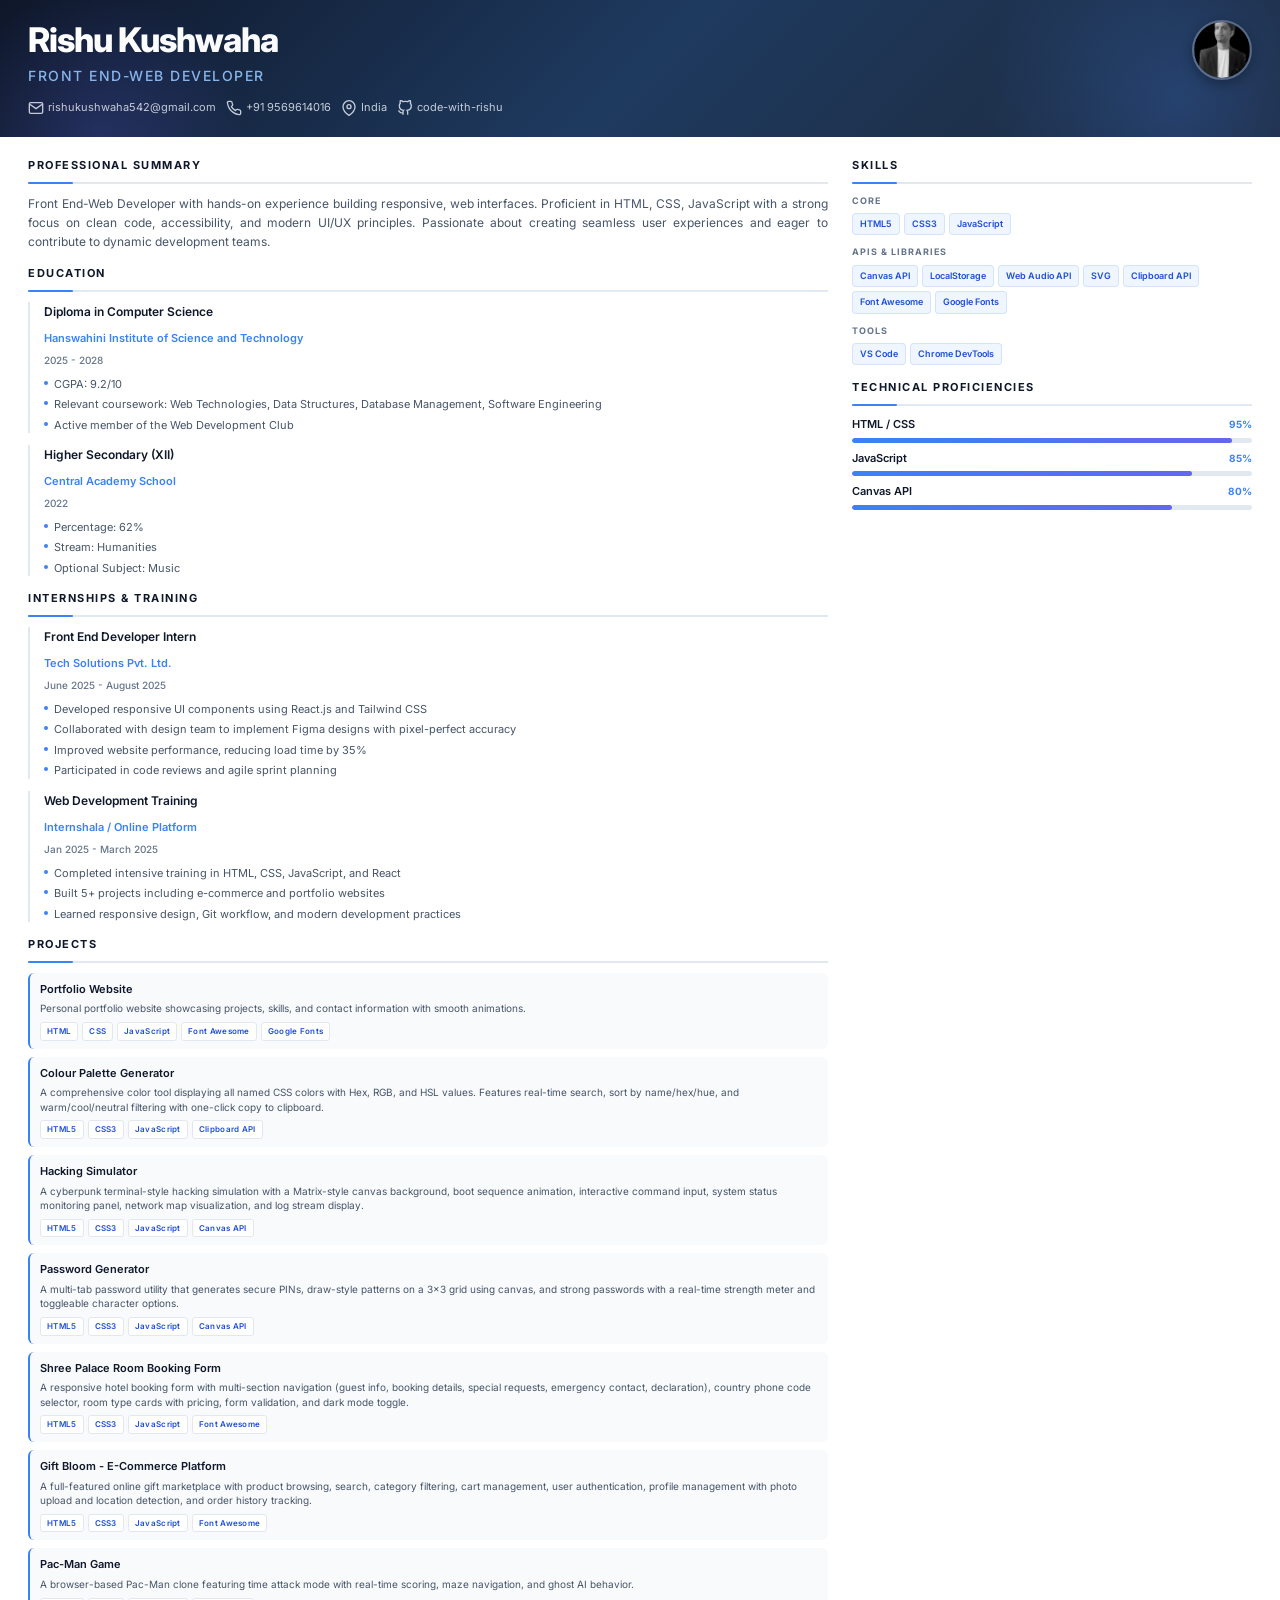
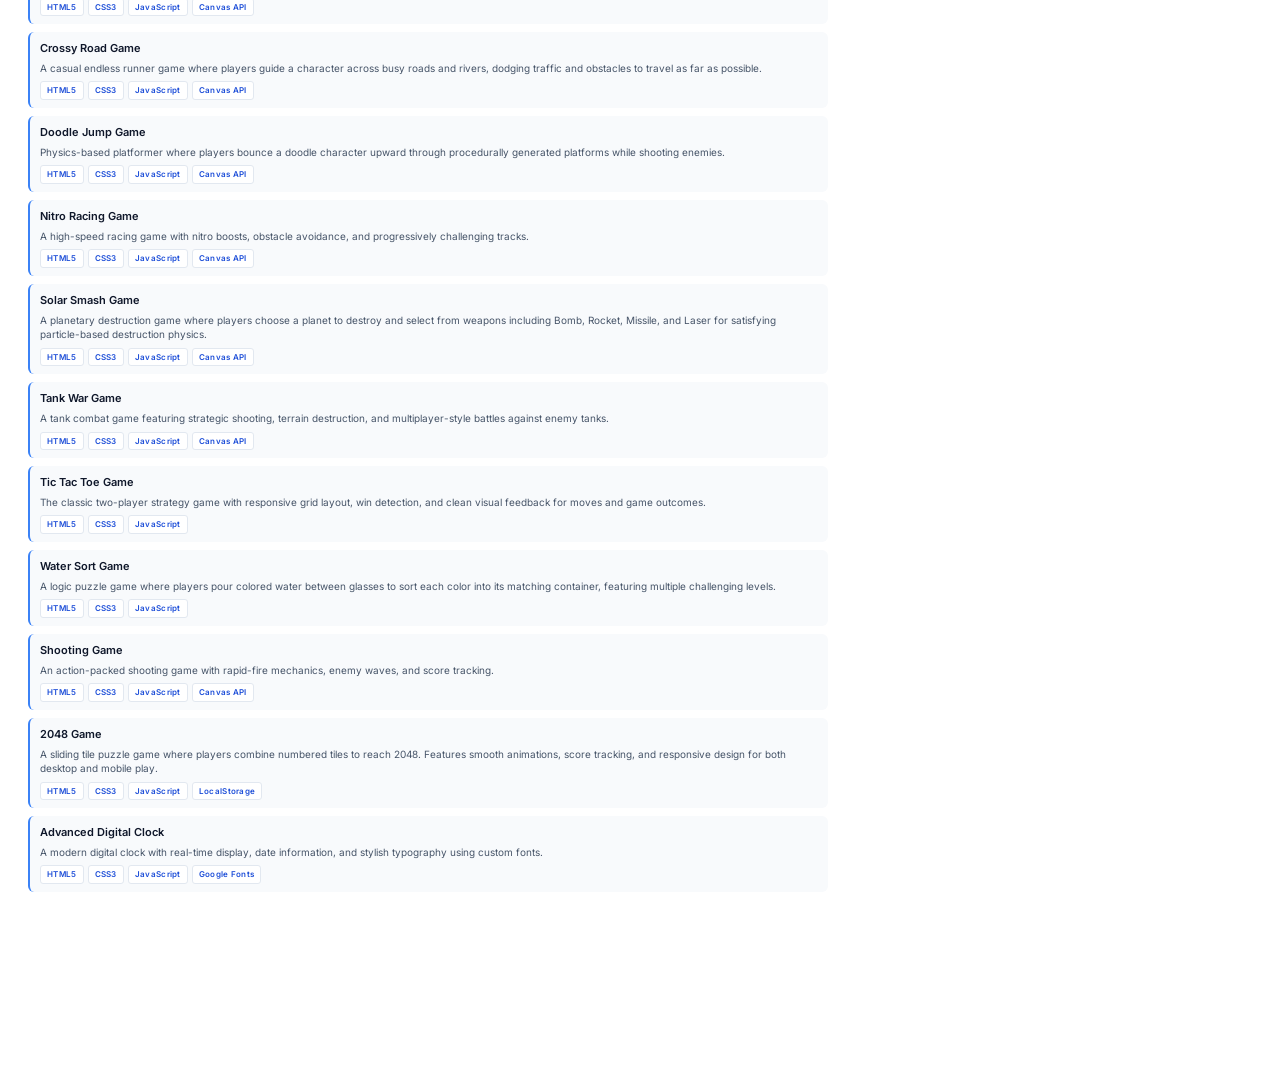
<file: Resume/Resume.html>
<!DOCTYPE html>
<html lang="en">

<head>
    <meta charset="UTF-8">
    <meta name="viewport" content="width=device-width, initial-scale=1.0">
    <title>Resume</title>
    <link rel="stylesheet" href="Resume.css">
    <link href="https://fonts.googleapis.com/css2?family=Inter:wght@300;400;500;600;700;800&display=swap"
        rel="stylesheet">
</head>

<body>
    <div class="resume-container">

        <header class="resume-header">
            <div class="header-content">
                <div class="header-left">
                    <h1 class="name">Rishu Kushwaha</h1>
                    <p class="title">Front End-Web Developer</p>
                    <div class="contact-info">
                        <a href="mailto:rishukushwaha542@gmail.com" class="contact-item">
                            <svg width="16" height="16" viewBox="0 0 24 24" fill="none" stroke="currentColor"
                                stroke-width="2">
                                <path d="M4 4h16c1.1 0 2 .9 2 2v12c0 1.1-.9 2-2 2H4c-1.1 0-2-.9-2-2V6c0-1.1.9-2 2-2z" />
                                <polyline points="22,6 12,13 2,6" />
                            </svg>
                            rishukushwaha542@gmail.com
                        </a>
                        <span class="contact-item">
                            <svg width="16" height="16" viewBox="0 0 24 24" fill="none" stroke="currentColor"
                                stroke-width="2">
                                <path
                                    d="M22 16.92v3a2 2 0 01-2.18 2 19.79 19.79 0 01-8.63-3.07 19.5 19.5 0 01-6-6 19.79 19.79 0 01-3.07-8.67A2 2 0 014.11 2h3a2 2 0 012 1.72 12.84 12.84 0 00.7 2.81 2 2 0 01-.45 2.11L8.09 9.91a16 16 0 006 6l1.27-1.27a2 2 0 012.11-.45 12.84 12.84 0 002.81.7A2 2 0 0122 16.92z" />
                            </svg>
                            +91 9569614016
                        </span>
                        <span class="contact-item">
                            <svg width="16" height="16" viewBox="0 0 24 24" fill="none" stroke="currentColor"
                                stroke-width="2">
                                <path d="M21 10c0 7-9 13-9 13s-9-6-9-13a9 9 0 0118 0z" />
                                <circle cx="12" cy="10" r="3" />
                            </svg>
                            India
                        </span>
                        <a href="https://github.com/code-with-rishu" target="_blank" class="contact-item">
                            <svg width="16" height="16" viewBox="0 0 24 24" fill="none" stroke="currentColor"
                                stroke-width="2">
                                <path
                                    d="M9 19c-5 1.5-5-2.5-7-3m14 6v-3.87a3.37 3.37 0 00-.94-2.61c3.14-.35 6.44-1.54 6.44-7A5.44 5.44 0 0020 4.77 5.07 5.07 0 0019.91 1S18.73.65 16 2.48a13.38 13.38 0 00-7 0C6.27.65 5.09 1 5.09 1A5.07 5.07 0 005 4.77a5.44 5.44 0 00-1.5 3.78c0 5.42 3.3 6.61 6.44 7A3.37 3.37 0 009 18.13V22" />
                            </svg>
                            code-with-rishu
                        </a>
                    </div>
                </div>
                <div class="header-right">
                    <div class="avatar">
                        <img src="Rishu.png" alt="Rishu Kushwaha" class="avatar-img">
                    </div>
                </div>
            </div>
        </header>

        <div class="resume-body">
            <div class="main-column">
                <section class="section">
                    <h2 class="section-title">Professional Summary</h2>
                    <p class="summary-text">
                        Front End-Web Developer with hands-on experience building responsive, web interfaces. Proficient
                        in HTML, CSS, JavaScript with a strong focus on clean code, accessibility, and modern UI/UX
                        principles. Passionate about creating seamless user experiences and eager to contribute to
                        dynamic development teams.
                    </p>
                </section>

                <section class="section">
                    <h2 class="section-title">Education</h2>
                    <div class="experience-item">
                        <div class="experience-header">
                            <h3 class="job-title">Diploma in Computer Science</h3>
                            <span class="company">Hanswahini Institute of Science and Technology</span>
                            <span class="duration">2025 - 2028</span>
                        </div>
                        <ul class="experience-details">
                            <li>CGPA: 9.2/10</li>
                            <li>Relevant coursework: Web Technologies, Data Structures, Database Management, Software
                                Engineering</li>
                            <li>Active member of the Web Development Club</li>
                        </ul>
                    </div>
                    <div class="experience-item">
                        <div class="experience-header">
                            <h3 class="job-title">Higher Secondary (XII)</h3>
                            <span class="company">Central Academy School</span>
                            <span class="duration">2022</span>
                        </div>
                        <ul class="experience-details">
                            <li>Percentage: 62%</li>
                            <li>Stream: Humanities</li>
                            <li>Optional Subject: Music</li>

                        </ul>
                    </div>
                </section>

                <section class="section">
                    <h2 class="section-title">Internships & Training</h2>
                    <div class="experience-item">
                        <div class="experience-header">
                            <h3 class="job-title">Front End Developer Intern</h3>
                            <span class="company">Tech Solutions Pvt. Ltd.</span>
                            <span class="duration">June 2025 - August 2025</span>
                        </div>
                        <ul class="experience-details">
                            <li>Developed responsive UI components using React.js and Tailwind CSS</li>
                            <li>Collaborated with design team to implement Figma designs with pixel-perfect accuracy
                            </li>
                            <li>Improved website performance, reducing load time by 35%</li>
                            <li>Participated in code reviews and agile sprint planning</li>
                        </ul>
                    </div>
                    <div class="experience-item">
                        <div class="experience-header">
                            <h3 class="job-title">Web Development Training</h3>
                            <span class="company">Internshala / Online Platform</span>
                            <span class="duration">Jan 2025 - March 2025</span>
                        </div>
                        <ul class="experience-details">
                            <li>Completed intensive training in HTML, CSS, JavaScript, and React</li>
                            <li>Built 5+ projects including e-commerce and portfolio websites</li>
                            <li>Learned responsive design, Git workflow, and modern development practices</li>
                        </ul>
                    </div>
                </section>

                <section class="section">
                    <h2 class="section-title">Projects</h2>
                    <div class="project-item">
                        <h3 class="project-title">Portfolio Website</h3>
                        <p class="project-description">Personal portfolio website showcasing projects, skills, and
                            contact information with smooth animations.</p>
                        <div class="project-tech">
                            <span>HTML</span><span>CSS</span><span>JavaScript</span><span>Font
                                Awesome</span><span>Google Fonts</span>
                        </div>
                    </div>
                    <div class="project-item">
                        <h3 class="project-title">Colour Palette Generator</h3>
                        <p class="project-description">A comprehensive color tool displaying all named CSS colors with
                            Hex, RGB, and HSL values. Features real-time search, sort by name/hex/hue, and
                            warm/cool/neutral
                            filtering with one-click copy to clipboard.</p>
                        <div class="project-tech">
                            <span>HTML5</span><span>CSS3</span><span>JavaScript</span><span>Clipboard API</span>
                        </div>
                    </div>
                    <div class="project-item">
                        <h3 class="project-title">Hacking Simulator</h3>
                        <p class="project-description">A cyberpunk terminal-style hacking simulation with a Matrix-style
                            canvas background, boot sequence animation, interactive command input, system status
                            monitoring
                            panel, network map visualization, and log stream display.</p>
                        <div class="project-tech">
                            <span>HTML5</span><span>CSS3</span><span>JavaScript</span><span>Canvas API</span>
                        </div>
                    </div>
                    <div class="project-item">
                        <h3 class="project-title">Password Generator</h3>
                        <p class="project-description">A multi-tab password utility that generates secure PINs,
                            draw-style
                            patterns on a 3x3 grid using canvas, and strong passwords with a real-time strength meter
                            and toggleable character options.</p>
                        <div class="project-tech">
                            <span>HTML5</span><span>CSS3</span><span>JavaScript</span><span>Canvas API</span>
                        </div>
                    </div>
                    <div class="project-item">
                        <h3 class="project-title">Shree Palace Room Booking Form</h3>
                        <p class="project-description">A responsive hotel booking form with multi-section navigation
                            (guest info, booking details, special requests, emergency contact, declaration), country
                            phone code selector, room type cards with pricing, form validation, and dark mode toggle.
                        </p>
                        <div class="project-tech">
                            <span>HTML5</span><span>CSS3</span><span>JavaScript</span><span>Font Awesome</span>
                        </div>
                    </div>
                    <div class="project-item">
                        <h3 class="project-title">Gift Bloom - E-Commerce Platform</h3>
                        <p class="project-description">A full-featured online gift marketplace with product browsing,
                            search,
                            category filtering, cart management, user authentication, profile management with photo
                            upload
                            and location detection, and order history tracking.</p>
                        <div class="project-tech">
                            <span>HTML5</span><span>CSS3</span><span>JavaScript</span><span>Font Awesome</span>
                        </div>
                    </div>
                    <div class="project-item">
                        <h3 class="project-title">Pac-Man Game</h3>
                        <p class="project-description">A browser-based Pac-Man clone featuring time attack mode with
                            real-time scoring, maze navigation, and ghost AI behavior.</p>
                        <div class="project-tech">
                            <span>HTML5</span><span>CSS3</span><span>JavaScript</span><span>Canvas API</span>
                        </div>
                    </div>
                    <div class="project-item">
                        <h3 class="project-title">Crossy Road Game</h3>
                        <p class="project-description">A casual endless runner game where players guide a character
                            across busy roads and rivers, dodging traffic and obstacles to travel as far as possible.
                        </p>
                        <div class="project-tech">
                            <span>HTML5</span><span>CSS3</span><span>JavaScript</span><span>Canvas API</span>
                        </div>
                    </div>
                    <div class="project-item">
                        <h3 class="project-title">Doodle Jump Game</h3>
                        <p class="project-description">Physics-based platformer where players bounce a doodle character
                            upward through procedurally generated platforms while shooting enemies.</p>
                        <div class="project-tech">
                            <span>HTML5</span><span>CSS3</span><span>JavaScript</span><span>Canvas API</span>
                        </div>
                    </div>
                    <div class="project-item">
                        <h3 class="project-title">Nitro Racing Game</h3>
                        <p class="project-description">A high-speed racing game with nitro boosts, obstacle avoidance,
                            and progressively challenging tracks.</p>
                        <div class="project-tech">
                            <span>HTML5</span><span>CSS3</span><span>JavaScript</span><span>Canvas API</span>
                        </div>
                    </div>
                    <div class="project-item">
                        <h3 class="project-title">Solar Smash Game</h3>
                        <p class="project-description">A planetary destruction game where players choose a planet to
                            destroy and select from weapons including Bomb, Rocket, Missile, and Laser for satisfying
                            particle-based destruction physics.</p>
                        <div class="project-tech">
                            <span>HTML5</span><span>CSS3</span><span>JavaScript</span><span>Canvas API</span>
                        </div>
                    </div>
                    <div class="project-item">
                        <h3 class="project-title">Tank War Game</h3>
                        <p class="project-description">A tank combat game featuring strategic shooting, terrain
                            destruction, and multiplayer-style battles against enemy tanks.</p>
                        <div class="project-tech">
                            <span>HTML5</span><span>CSS3</span><span>JavaScript</span><span>Canvas API</span>
                        </div>
                    </div>
                    <div class="project-item">
                        <h3 class="project-title">Tic Tac Toe Game</h3>
                        <p class="project-description">The classic two-player strategy game with responsive grid
                            layout, win detection, and clean visual feedback for moves and game outcomes.</p>
                        <div class="project-tech">
                            <span>HTML5</span><span>CSS3</span><span>JavaScript</span>
                        </div>
                    </div>
                    <div class="project-item">
                        <h3 class="project-title">Water Sort Game</h3>
                        <p class="project-description">A logic puzzle game where players pour colored water between
                            glasses to sort each color into its matching container, featuring multiple challenging
                            levels.</p>
                        <div class="project-tech">
                            <span>HTML5</span><span>CSS3</span><span>JavaScript</span>
                        </div>
                    </div>
                    <div class="project-item">
                        <h3 class="project-title">Shooting Game</h3>
                        <p class="project-description">An action-packed shooting game with rapid-fire mechanics,
                            enemy waves, and score tracking.</p>
                        <div class="project-tech">
                            <span>HTML5</span><span>CSS3</span><span>JavaScript</span><span>Canvas API</span>
                        </div>
                    </div>
                    <div class="project-item">
                        <h3 class="project-title">2048 Game</h3>
                        <p class="project-description">A sliding tile puzzle game where players combine numbered tiles
                            to reach 2048. Features smooth animations, score tracking, and responsive design for both
                            desktop and mobile play.</p>
                        <div class="project-tech">
                            <span>HTML5</span><span>CSS3</span><span>JavaScript</span><span>LocalStorage</span>
                        </div>
                    </div>
                    <div class="project-item">
                        <h3 class="project-title">Advanced Digital Clock</h3>
                        <p class="project-description">A modern digital clock with real-time display, date information,
                            and stylish typography using custom fonts.</p>
                        <div class="project-tech">
                            <span>HTML5</span><span>CSS3</span><span>JavaScript</span><span>Google Fonts</span>
                        </div>
                    </div>
                    <div class="project-item">
                        <h3 class="project-title">Student Registration Form</h3>
                        <p class="project-description">A clean and structured student registration form with essential
                            fields for academic and personal information collection.</p>
                        <div class="project-tech">
                            <span>HTML5</span><span>CSS3</span>
                        </div>
                    </div>
                    <div class="project-item">
                        <h3 class="project-title">Typing Speed Checker</h3>
                        <p class="project-description">An interactive typing test application that measures WPM and
                            accuracy with real-time feedback, circular progress gauges, and local storage for
                            score history.</p>
                        <div class="project-tech">
                            <span>HTML5</span><span>CSS3</span><span>JavaScript</span><span>Web Audio
                                API</span><span>SVG</span>
                        </div>
                    </div>
                </section>
            </div>

            <div class="side-column">
                <section class="section">
                    <h2 class="section-title">Skills</h2>
                    <div class="skills-group">
                        <h4 class="skills-category">Core</h4>
                        <div class="skills-list">
                            <span class="skill-tag">HTML5</span>
                            <span class="skill-tag">CSS3</span>
                            <span class="skill-tag">JavaScript</span>
                        </div>
                    </div>
                    <div class="skills-group">
                        <h4 class="skills-category">APIs & Libraries</h4>
                        <div class="skills-list">
                            <span class="skill-tag">Canvas API</span>
                            <span class="skill-tag">LocalStorage</span>
                            <span class="skill-tag">Web Audio API</span>
                            <span class="skill-tag">SVG</span>
                            <span class="skill-tag">Clipboard API</span>
                            <span class="skill-tag">Font Awesome</span>
                            <span class="skill-tag">Google Fonts</span>
                        </div>
                    </div>
                    <div class="skills-group">
                        <h4 class="skills-category">Tools</h4>
                        <div class="skills-list">
                            <span class="skill-tag">VS Code</span>
                            <span class="skill-tag">Chrome DevTools</span>
                        </div>
                    </div>
                </section>

                <section class="section">
                    <h2 class="section-title">Technical Proficiencies</h2>
                    <div class="proficiency-item">
                        <div class="proficiency-header">
                            <span class="proficiency-name">HTML / CSS</span>
                            <span class="proficiency-percent">95%</span>
                        </div>
                        <div class="proficiency-bar">
                            <div class="proficiency-fill" style="width: 95%"></div>
                        </div>
                    </div>
                    <div class="proficiency-item">
                        <div class="proficiency-header">
                            <span class="proficiency-name">JavaScript</span>
                            <span class="proficiency-percent">85%</span>
                        </div>
                        <div class="proficiency-bar">
                            <div class="proficiency-fill" style="width: 85%"></div>
                        </div>
                    </div>
                    <div class="proficiency-item">
                        <div class="proficiency-header">
                            <span class="proficiency-name">Canvas API</span>
                            <span class="proficiency-percent">80%</span>
                        </div>
                        <div class="proficiency-bar">
                            <div class="proficiency-fill" style="width: 80%"></div>
                        </div>
                    </div>
                </section>

            </div>
        </div>
    </div>
    <script src="Resume.js"></script>
</body

</html>
</file>
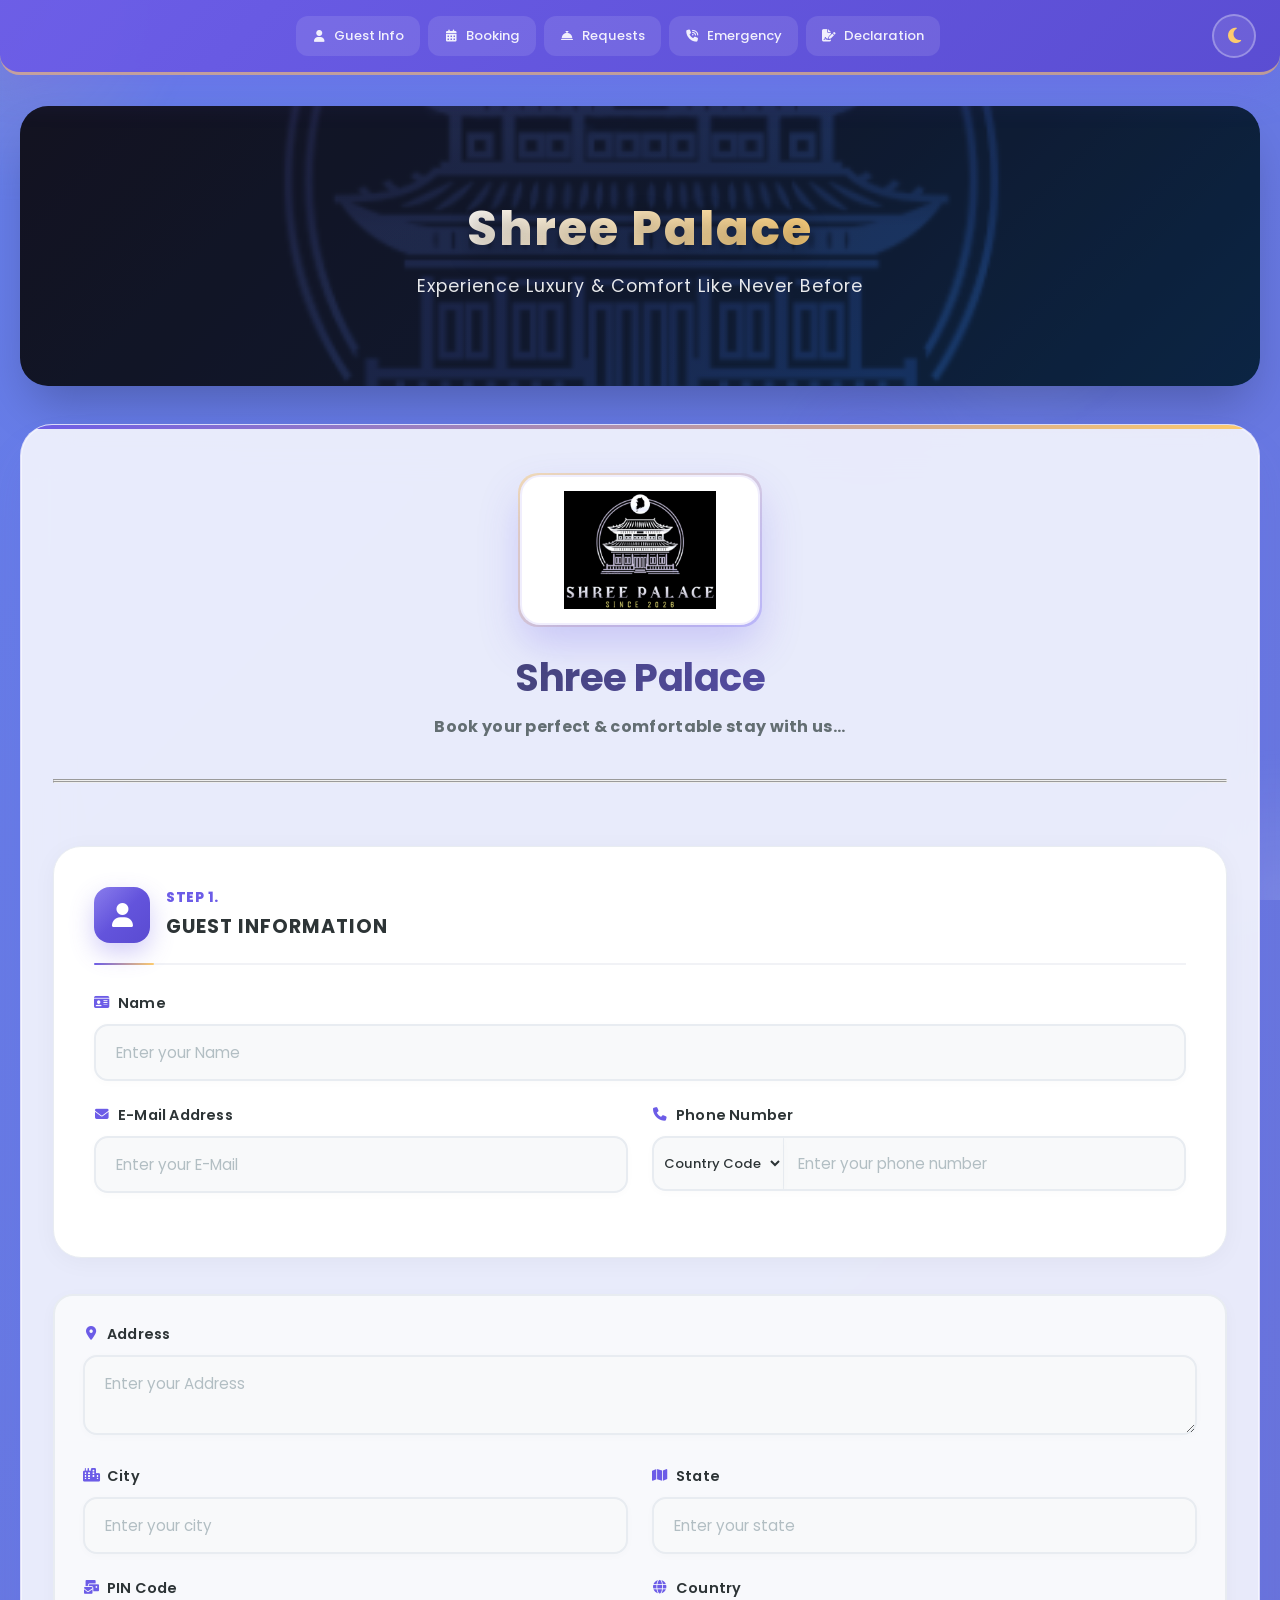
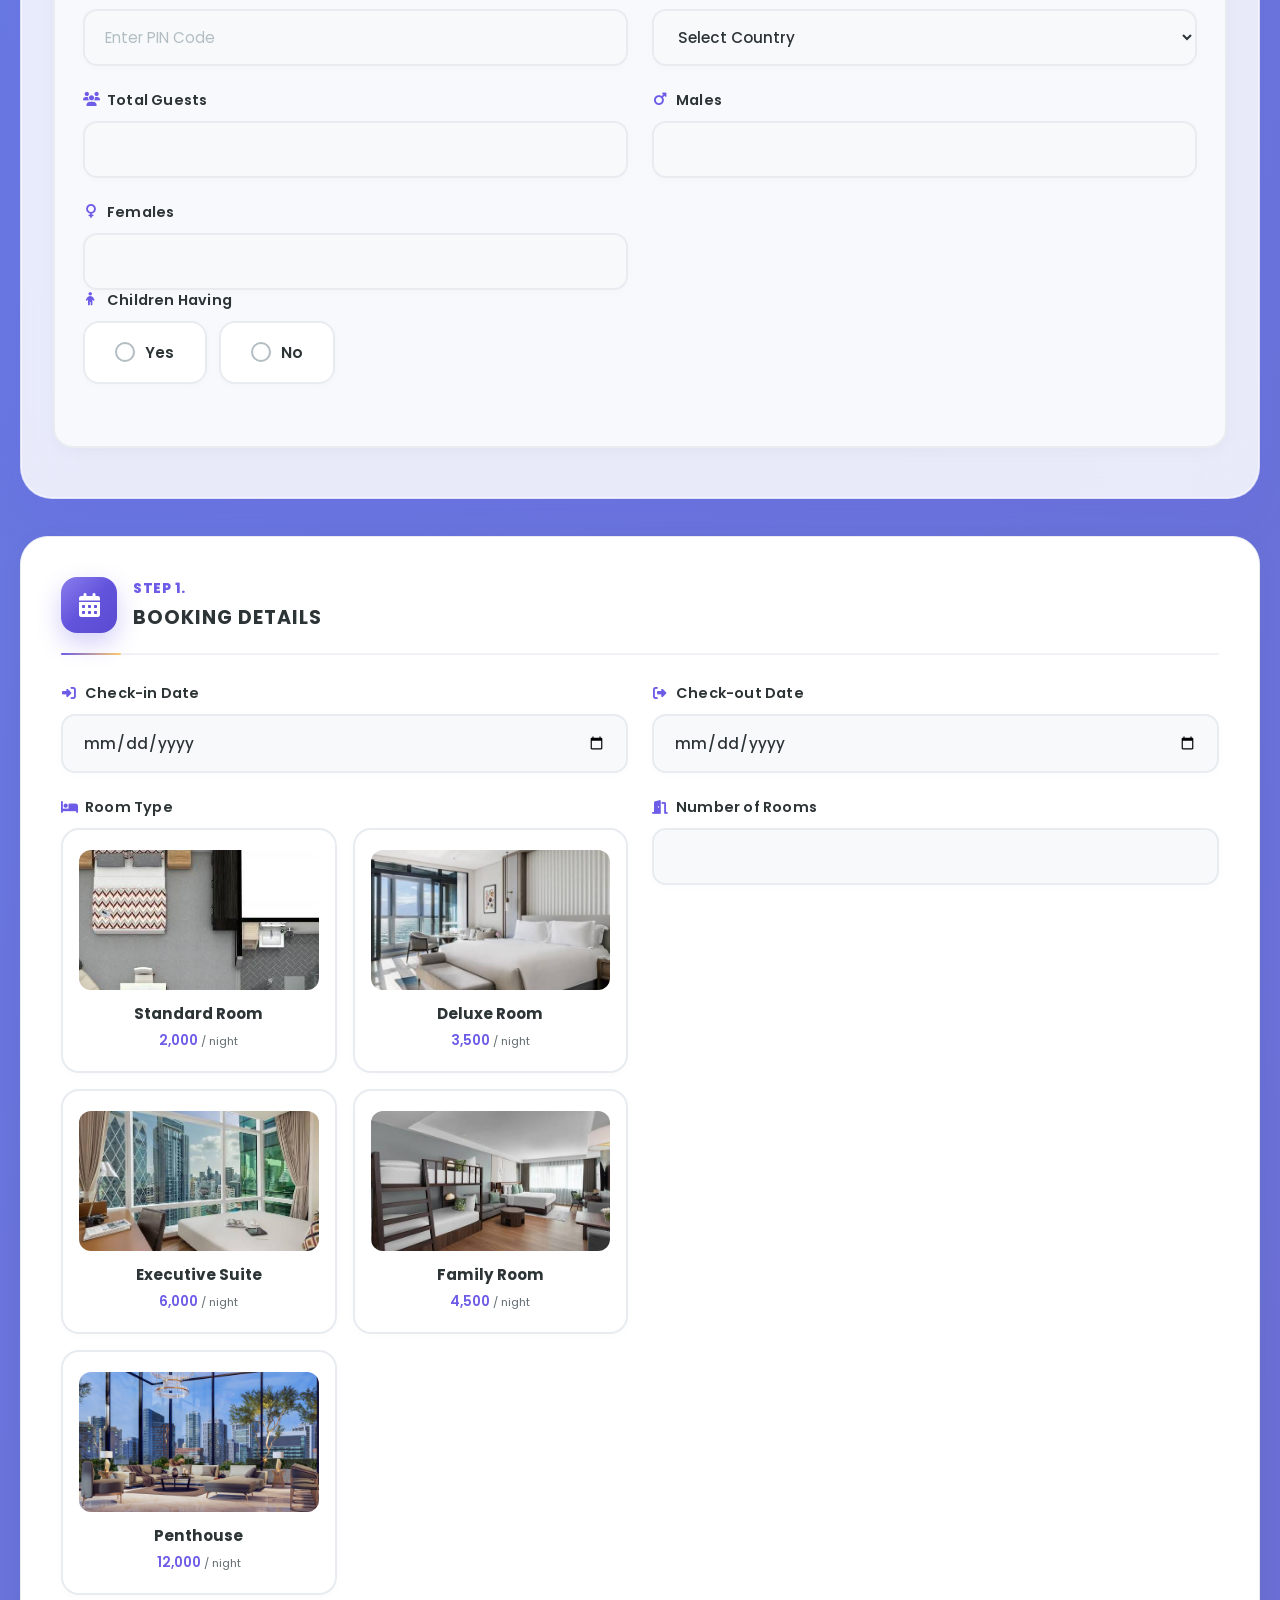
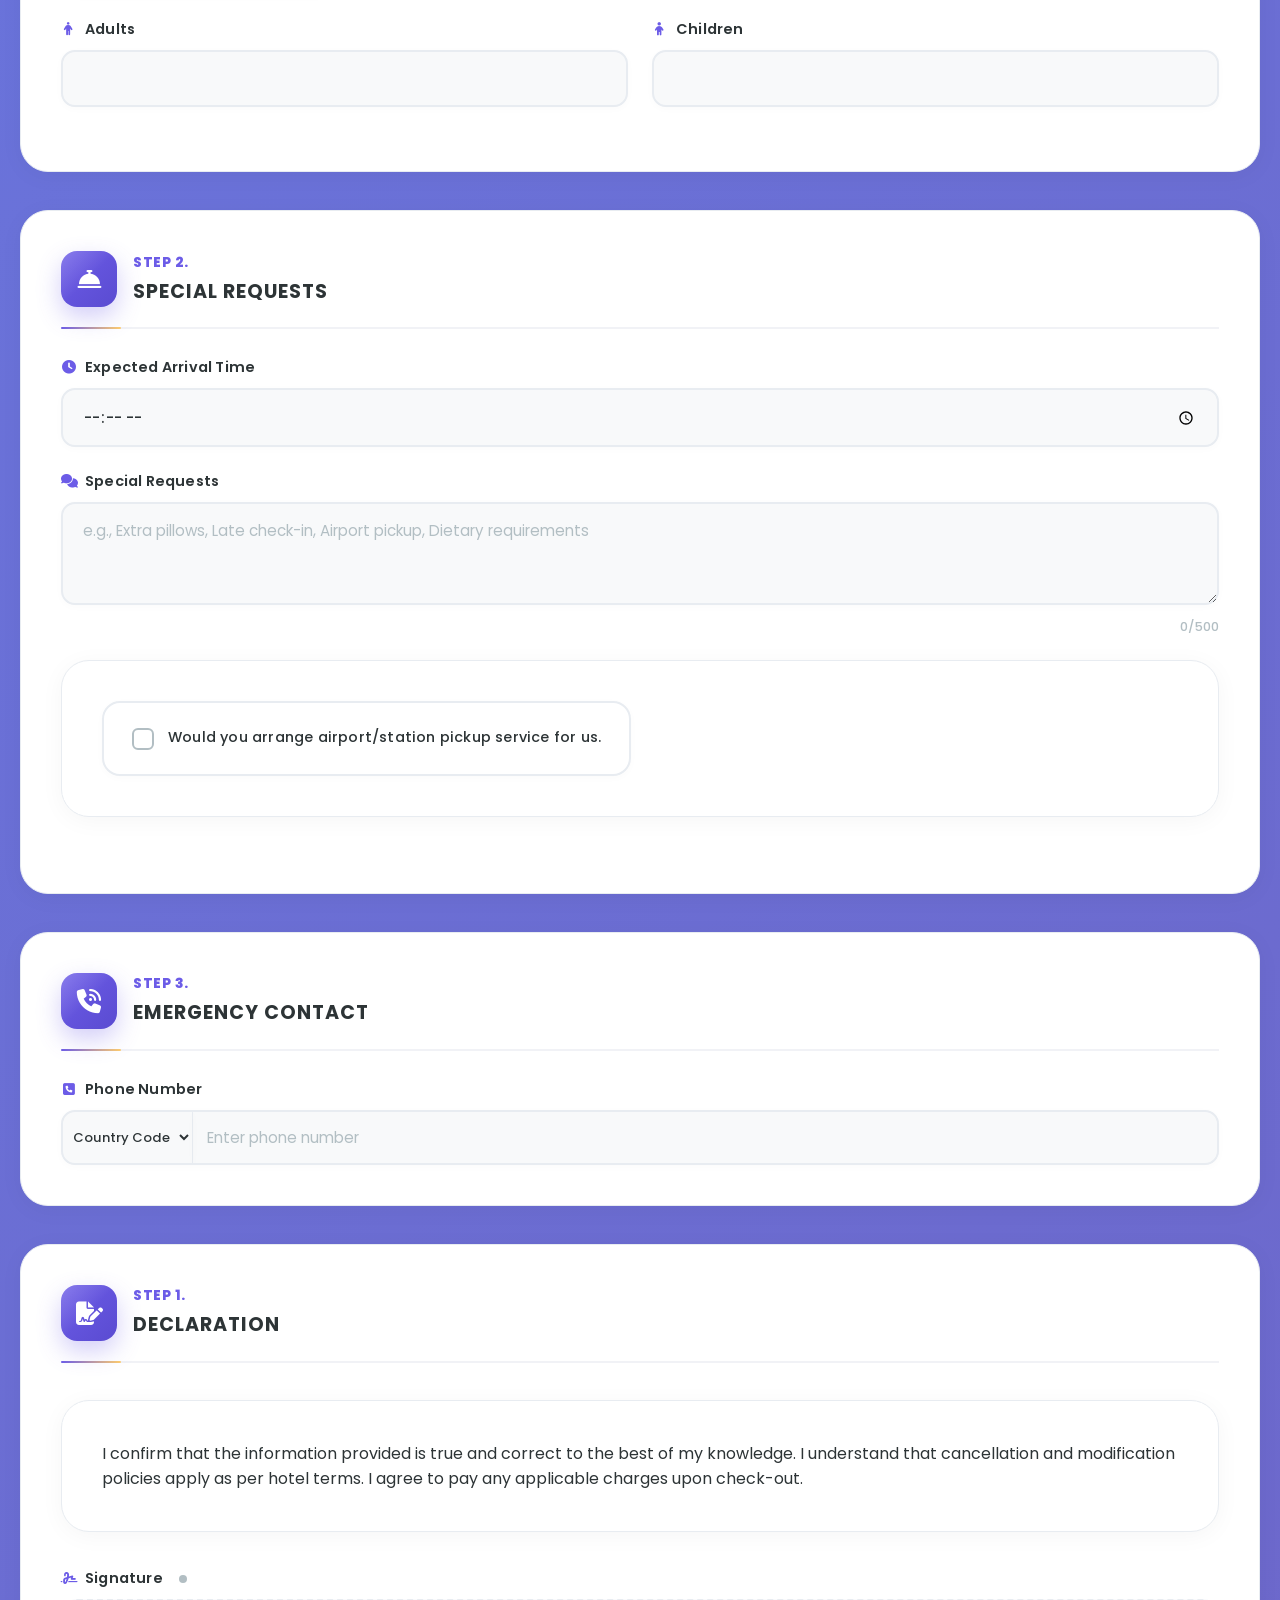
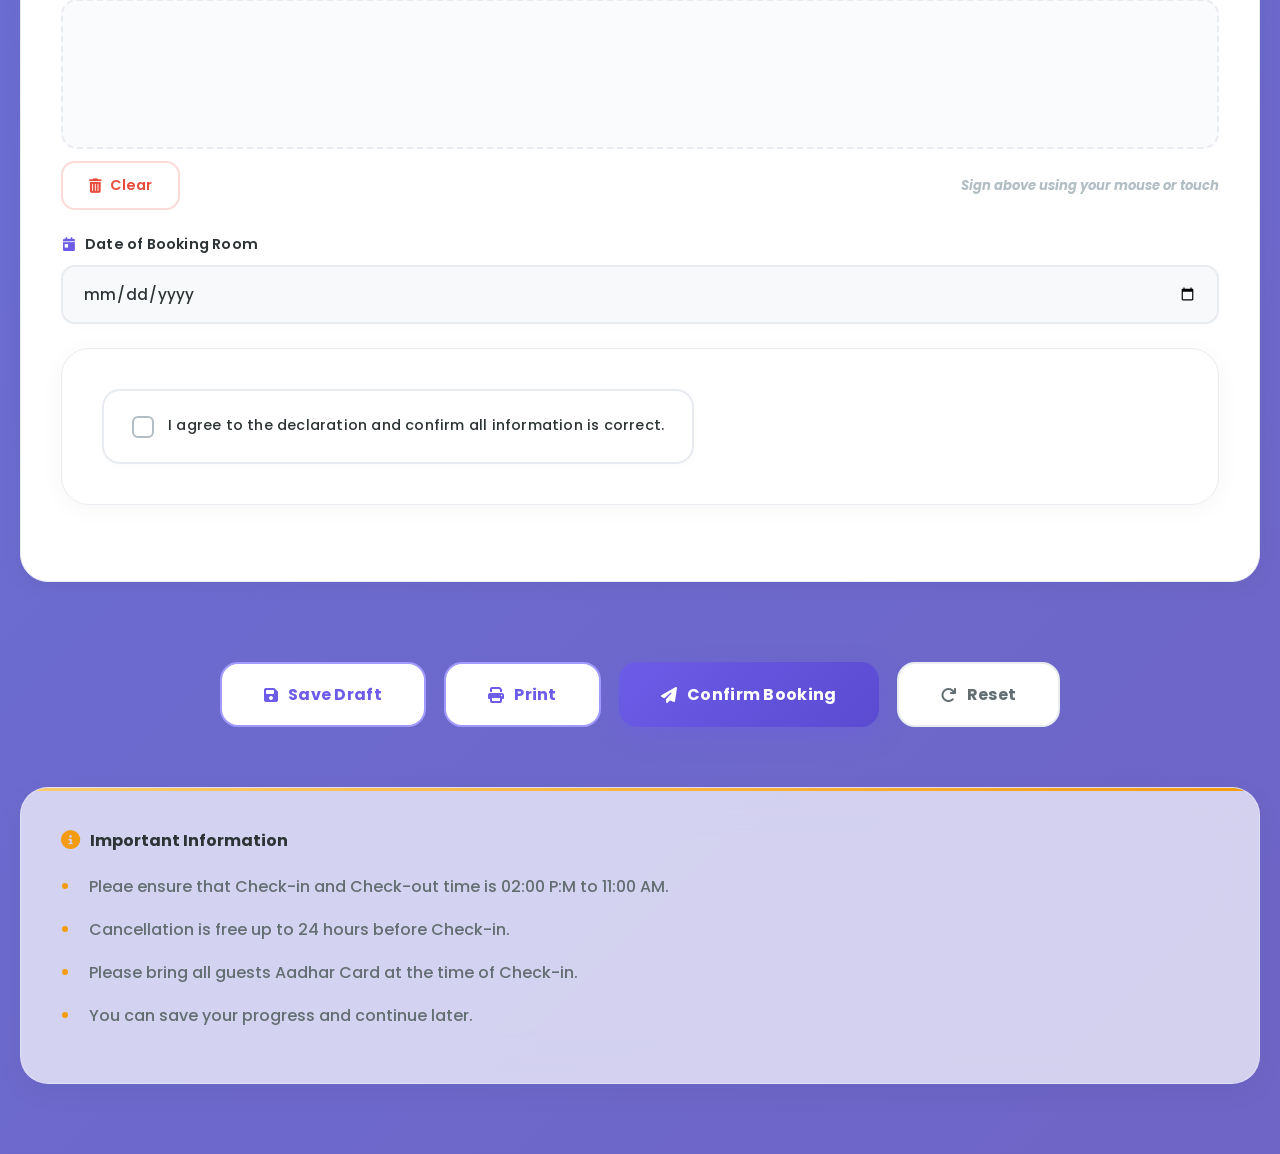
<file: Shree Palace Room Booking/Form.html>
﻿<!DOCTYPE html>
<html lang="en">

<head>
    <meta charset="UTF-8">
    <meta name="viewport" content="width=device-width, initial-scale=1.0">
    <title>Shree Palace</title>
    <link rel="icon" type="image/png" href="Shree Palace.png">
    <link rel="stylesheet" href="https://cdnjs.cloudflare.com/ajax/libs/font-awesome/6.4.0/css/all.min.css">
    <link rel="stylesheet" href="Form.css">
</head>

<body>
    <div class="background-shapes">
        <div class="shape shape-1"></div>
        <div class="shape shape-2"></div>
        <div class="shape shape-3"></div>
        <div class="shape shape-4"></div>
    </div>

    <nav class="sidebar-nav" id="sidebarNav">
        <ul class="nav-list">
            <li><a href="#guest-info" class="nav-link active" data-section="guest-info"><i class="fas fa-user"></i>
                    Guest Info</a></li>
            <li><a href="#booking-details" class="nav-link" data-section="booking-details"><i
                        class="fas fa-calendar-alt"></i> Booking</a></li>
            <li><a href="#special-requests" class="nav-link" data-section="special-requests"><i
                        class="fas fa-concierge-bell"></i> Requests</a></li>
            <li><a href="#emergency-contact" class="nav-link" data-section="emergency-contact"><i
                        class="fas fa-phone-volume"></i> Emergency</a></li>
            <li><a href="#declaration-section" class="nav-link" data-section="declaration-section"><i
                        class="fas fa-file-signature"></i> Declaration</a></li>
        </ul>
        <button class="dark-mode-toggle" id="darkModeToggle">
            <i class="fas fa-moon"></i>
        </button>
    </nav>

    <div class="form-layout">
        <div class="hero-banner">
            <div class="hero-overlay"></div>
            <div class="hero-content">
                <h1 class="hero-title"> <u>Shree Palace</u> </h1>
                <p class="hero-subtitle">Experience Luxury & Comfort Like Never Before</p>
            </div>
        </div>

        <div class="form-main">
            <div class="header">
                <div class="logo">
                    <img src="Shree Palace.png" alt="Shree Palace">
                </div>
                <h1> <b> Shree Palace </b> </h1>
                <p class="subtitle"><b> Book your perfect & comfortable stay with us... </b> </p>
            </div>

            <hr>
            <hr> <br>

            <form id="bookingForm" novalidate>
                <div class="form-section" id="guest-info">
                    <div class="section-header">
                        <div class="section-icon"><i class="fas fa-user"></i></div>
                        <div class="section-title">Guest Information</div>
                    </div>

                    <div class="form-group">
                        <label for="fullName"><i class="fas fa-id-card"></i> Name</label>
                        <input type="text" id="fullName" name="fullName" placeholder="Enter your Name" required>
                        <div class="error-message"></div>
                    </div>

                    <div class="form-row">
                        <div class="form-group">
                            <label for="email"><i class="fas fa-envelope"></i> E-Mail Address</label>
                            <input type="email" id="email" name="email" placeholder="Enter your E-Mail" required>
                            <div class="error-message"></div>
                        </div>
                        <div class="form-group">
                            <label for="phone"><i class="fas fa-phone"></i> Phone Number</label>
                            <div class="phone-input-group">
                                <select id="phoneCountryCode" name="phoneCountryCode" class="country-code-select"
                                    required>
                                    <option value="">Country Code</option>
                                    <option value="+93">+93 Afghanistan </option>
                                    <option value="+355">+355 Albania</option>
                                    <option value="+213">+213 Algeria</option>
                                    <option value="+1">+1 American Samoa</option>
                                    <option value="+376">+376 Andorra</option>
                                    <option value="+244">+244 Angola</option>
                                    <option value="+1">+1 Anguilla</option>
                                    <option value="+1">+1 Antigua and Barbuda</option>
                                    <option value="+54">+54 Argentina</option>
                                    <option value="+374">+374 Armenia</option>
                                    <option value="+297">+297 Aruba</option>
                                    <option value="+61">+61 Australia</option>
                                    <option value="+43">+43 Austria</option>
                                    <option value="+994">+994 Azerbaijan</option>
                                    <option value="+1">+1 Bahamas</option>
                                    <option value="+973">+973 Bahrain</option>
                                    <option value="+880">+880 Bangladesh</option>
                                    <option value="+1">+1 Barbados</option>
                                    <option value="+375">+375 Belarus</option>
                                    <option value="+32">+32 Belgium</option>
                                    <option value="+501">+501 Belize</option>
                                    <option value="+229">+229 Benin</option>
                                    <option value="+1">+1 Bermuda</option>
                                    <option value="+975">+975 Bhutan</option>
                                    <option value="+591">+591 Bolivia</option>
                                    <option value="+387">+387 Bosnia and Herzegovina</option>
                                    <option value="+267">+267 Botswana</option>
                                    <option value="+55">+55 Brazil</option>
                                    <option value="+246">+246 British Indian Ocean Territory</option>
                                    <option value="+1">+1 British Virgin Islands</option>
                                    <option value="+673">+673 Brunei</option>
                                    <option value="+359">+359 Bulgaria</option>
                                    <option value="+226">+226 Burkina Faso</option>
                                    <option value="+257">+257 Burundi</option>
                                    <option value="+855">+855 Cambodia</option>
                                    <option value="+237">+237 Cameroon</option>
                                    <option value="+1">+1 Canada</option>
                                    <option value="+238">+238 Cape Verde</option>
                                    <option value="+236">+236 Central African Republic</option>
                                    <option value="+235">+235 Chad</option>
                                    <option value="+56">+56 Chile</option>
                                    <option value="+86">+86 China</option>
                                    <option value="+61">+61 Christmas Island</option>
                                    <option value="+61">+61 Cocos Islands</option>
                                    <option value="+57">+57 Colombia</option>
                                    <option value="+269">+269 Comoros</option>
                                    <option value="+242">+242 Congo</option>
                                    <option value="+243">+243 Congo Democratic Republic</option>
                                    <option value="+682">+682 Cook Islands</option>
                                    <option value="+506">+506 Costa Rica</option>
                                    <option value="+385">+385 Croatia</option>
                                    <option value="+53">+53 Cuba</option>
                                    <option value="+357">+357 Cyprus</option>
                                    <option value="+420">+420 Czech Republic</option>
                                    <option value="+45">+45 Denmark</option>
                                    <option value="+253">+253 Djibouti</option>
                                    <option value="+1">+1 Dominica</option>
                                    <option value="+1">+1 Dominican Republic</option>
                                    <option value="+593">+593 Ecuador</option>
                                    <option value="+20">+20 Egypt</option>
                                    <option value="+503">+503 El Salvador</option>
                                    <option value="+240">+240 Equatorial Guinea</option>
                                    <option value="+291">+291 Eritrea</option>
                                    <option value="+372">+372 Estonia</option>
                                    <option value="+251">+251 Ethiopia</option>
                                    <option value="+500">+500 Falkland Islands</option>
                                    <option value="+298">+298 Faroe Islands</option>
                                    <option value="+679">+679 Fiji</option>
                                    <option value="+358">+358 Finland</option>
                                    <option value="+33">+33 France</option>
                                    <option value="+689">+689 French Polynesia</option>
                                    <option value="+241">+241 Gabon</option>
                                    <option value="+220">+220 Gambia</option>
                                    <option value="+995">+995 Georgia</option>
                                    <option value="+49">+49 Germany</option>
                                    <option value="+233">+233 Ghana</option>
                                    <option value="+350">+350 Gibraltar</option>
                                    <option value="+30">+30 Greece</option>
                                    <option value="+299">+299 Greenland</option>
                                    <option value="+1">+1 Grenada</option>
                                    <option value="+1">+1 Guam</option>
                                    <option value="+502">+502 Guatemala</option>
                                    <option value="+224">+224 Guinea</option>
                                    <option value="+245">+245 Guinea-Bissau</option>
                                    <option value="+592">+592 Guyana</option>
                                    <option value="+509">+509 Haiti</option>
                                    <option value="+504">+504 Honduras</option>
                                    <option value="+852">+852 Hong Kong</option>
                                    <option value="+36">+36 Hungary</option>
                                    <option value="+354">+354 Iceland</option>
                                    <option value="+91">+91 India</option>
                                    <option value="+62">+62 Indonesia</option>
                                    <option value="+98">+98 Iran</option>
                                    <option value="+964">+964 Iraq</option>
                                    <option value="+353">+353 Ireland</option>
                                    <option value="+44">+44 Isle of Man</option>
                                    <option value="+972">+972 Israel</option>
                                    <option value="+39">+39 Italy</option>
                                    <option value="+1">+1 Jamaica</option>
                                    <option value="+81">+81 Japan</option>
                                    <option value="+44">+44 Jersey</option>
                                    <option value="+962">+962 Jordan</option>
                                    <option value="+7">+7 Kazakhstan</option>
                                    <option value="+254">+254 Kenya</option>
                                    <option value="+686">+686 Kiribati</option>
                                    <option value="+383">+383 Kosovo</option>
                                    <option value="+965">+965 Kuwait</option>
                                    <option value="+996">+996 Kyrgyzstan</option>
                                    <option value="+856">+856 Laos</option>
                                    <option value="+371">+371 Latvia</option>
                                    <option value="+961">+961 Lebanon</option>
                                    <option value="+266">+266 Lesotho</option>
                                    <option value="+231">+231 Liberia</option>
                                    <option value="+218">+218 Libya</option>
                                    <option value="+423">+423 Liechtenstein</option>
                                    <option value="+370">+370 Lithuania</option>
                                    <option value="+352">+352 Luxembourg</option>
                                    <option value="+853">+853 Macau</option>
                                    <option value="+261">+261 Madagascar</option>
                                    <option value="+265">+265 Malawi</option>
                                    <option value="+60">+60 Malaysia</option>
                                    <option value="+960">+960 Maldives</option>
                                    <option value="+223">+223 Mali</option>
                                    <option value="+356">+356 Malta</option>
                                    <option value="+692">+692 Marshall Islands</option>
                                    <option value="+222">+222 Mauritania</option>
                                    <option value="+230">+230 Mauritius</option>
                                    <option value="+262">+262 Mayotte</option>
                                    <option value="+52">+52 Mexico</option>
                                    <option value="+691">+691 Micronesia</option>
                                    <option value="+373">+373 Moldova</option>
                                    <option value="+377">+377 Monaco</option>
                                    <option value="+976">+976 Mongolia</option>
                                    <option value="+382">+382 Montenegro</option>
                                    <option value="+1">+1 Montserrat</option>
                                    <option value="+212">+212 Morocco</option>
                                    <option value="+258">+258 Mozambique</option>
                                    <option value="+95">+95 Myanmar</option>
                                    <option value="+264">+264 Namibia</option>
                                    <option value="+674">+674 Nauru</option>
                                    <option value="+977">+977 Nepal</option>
                                    <option value="+31">+31 Netherlands</option>
                                    <option value="+687">+687 New Caledonia</option>
                                    <option value="+64">+64 New Zealand</option>
                                    <option value="+505">+505 Nicaragua</option>
                                    <option value="+227">+227 Niger</option>
                                    <option value="+234">+234 Nigeria</option>
                                    <option value="+683">+683 Niue</option>
                                    <option value="+850">+850 North Korea</option>
                                    <option value="+1">+1 Northern Mariana Islands</option>
                                    <option value="+47">+47 Norway</option>
                                    <option value="+968">+968 Oman</option>
                                    <option value="+92">+92 Pakistan</option>
                                    <option value="+680">+680 Palau</option>
                                    <option value="+970">+970 Palestine</option>
                                    <option value="+507">+507 Panama</option>
                                    <option value="+675">+675 Papua New Guinea</option>
                                    <option value="+595">+595 Paraguay</option>
                                    <option value="+51">+51 Peru</option>
                                    <option value="+63">+63 Philippines</option>
                                    <option value="+48">+48 Poland</option>
                                    <option value="+351">+351 Portugal</option>
                                    <option value="+1">+1 Puerto Rico</option>
                                    <option value="+974">+974 Qatar</option>
                                    <option value="+40">+40 Romania</option>
                                    <option value="+7">+7 Russia</option>
                                    <option value="+250">+250 Rwanda</option>
                                    <option value="+590">+590 Saint Barthelemy</option>
                                    <option value="+290">+290 Saint Helena</option>
                                    <option value="+1">+1 Saint Kitts and Nevis</option>
                                    <option value="+1">+1 Saint Lucia</option>
                                    <option value="+590">+590 Saint Martin</option>
                                    <option value="+508">+508 Saint Pierre and Miquelon</option>
                                    <option value="+1">+1 Saint Vincent and Grenadines</option>
                                    <option value="+685">+685 Samoa</option>
                                    <option value="+378">+378 San Marino</option>
                                    <option value="+239">+239 Sao Tome and Principe</option>
                                    <option value="+966">+966 Saudi Arabia</option>
                                    <option value="+221">+221 Senegal</option>
                                    <option value="+381">+381 Serbia</option>
                                    <option value="+248">+248 Seychelles</option>
                                    <option value="+232">+232 Sierra Leone</option>
                                    <option value="+65">+65 Singapore</option>
                                    <option value="+421">+421 Slovakia</option>
                                    <option value="+386">+386 Slovenia</option>
                                    <option value="+677">+677 Solomon Islands</option>
                                    <option value="+252">+252 Somalia</option>
                                    <option value="+27">+27 South Africa</option>
                                    <option value="+82">+82 South Korea</option>
                                    <option value="+211">+211 South Sudan</option>
                                    <option value="+34">+34 Spain</option>
                                    <option value="+94">+94 Sri Lanka</option>
                                    <option value="+249">+249 Sudan</option>
                                    <option value="+597">+597 Suriname</option>
                                    <option value="+47">+47 Svalbard and Jan Mayen</option>
                                    <option value="+268">+268 Swaziland</option>
                                    <option value="+46">+46 Sweden</option>
                                    <option value="+41">+41 Switzerland</option>
                                    <option value="+963">+963 Syria</option>
                                    <option value="+886">+886 Taiwan</option>
                                    <option value="+992">+992 Tajikistan</option>
                                    <option value="+255">+255 Tanzania</option>
                                    <option value="+66">+66 Thailand</option>
                                    <option value="+670">+670 Timor-Leste</option>
                                    <option value="+228">+228 Togo</option>
                                    <option value="+690">+690 Tokelau</option>
                                    <option value="+676">+676 Tonga</option>
                                    <option value="+1">+1 Trinidad and Tobago</option>
                                    <option value="+216">+216 Tunisia</option>
                                    <option value="+90">+90 Turkey</option>
                                    <option value="+993">+993 Turkmenistan</option>
                                    <option value="+1">+1 Turks and Caicos Islands</option>
                                    <option value="+688">+688 Tuvalu</option>
                                    <option value="+256">+256 Uganda</option>
                                    <option value="+380">+380 Ukraine</option>
                                    <option value="+971">+971 United Arab Emirates</option>
                                    <option value="+44">+44 United Kingdom</option>
                                    <option value="+1">+1 United States</option>
                                    <option value="+598">+598 Uruguay</option>
                                    <option value="+998">+998 Uzbekistan</option>
                                    <option value="+678">+678 Vanuatu</option>
                                    <option value="+379">+379 Vatican City</option>
                                    <option value="+58">+58 Venezuela</option>
                                    <option value="+84">+84 Vietnam</option>
                                    <option value="+681">+681 Wallis and Futuna</option>
                                    <option value="+967">+967 Yemen</option>
                                    <option value="+260">+260 Zambia</option>
                                    <option value="+263">+263 Zimbabwe</option>
                                </select>
                                <input type="tel" id="phone" name="phone" placeholder="Enter your phone number"
                                    required>
                            </div>
                            <div class="error-message"></div>
                        </div>
                        <div class="error-message"></div>
                    </div>
                </div>

                <div class="guest-details-box">
                    <div class="form-group">
                        <label for="address"><i class="fas fa-map-marker-alt"></i> Address</label>
                        <textarea id="address" name="address" rows="2" placeholder="Enter your Address"></textarea>
                        <div class="error-message"></div>
                    </div>

                    <div class="form-row">
                        <div class="form-group">
                            <label for="city"><i class="fas fa-city"></i> City</label>
                            <input type="text" id="city" name="city" placeholder="Enter your city">
                            <div class="error-message"></div>
                        </div>
                        <div class="form-group">
                            <label for="state"><i class="fas fa-map"></i> State</label>
                            <input type="text" id="state" name="state" placeholder="Enter your state">
                            <div class="error-message"></div>
                        </div>
                    </div>

                    <div class="form-row">
                        <div class="form-group">
                            <label for="zipCode"><i class="fas fa-mail-bulk"></i> PIN Code</label>
                            <input type="text" id="zipCode" name="zipCode" placeholder="Enter PIN Code">
                            <div class="error-message"></div>
                        </div>
                        <div class="form-group">
                            <label for="country"><i class="fas fa-globe"></i> Country</label>
                            <select id="country" name="country">
                                <option value="">Select Country</option>
                                <option value="IN">India</option>
                                <option value="US">United States</option>
                                <option value="UK">United Kingdom</option>
                                <option value="CA">Canada</option>
                                <option value="AU">Australia</option>
                                <option value="DE">Germany</option>
                                <option value="FR">France</option>
                                <option value="JP">Japan</option>
                                <option value="CN">China</option>
                                <option value="OTHER">Other</option>
                            </select>
                            <div class="error-message"></div>
                        </div>
                    </div>

                    <div class="form-row">
                        <div class="form-group">
                            <label for="totalGuests"><i class="fas fa-users"></i> Total Guests</label>
                            <input type="number" id="totalGuests" name="totalGuests" min="1" max="20" required>
                            <div class="error-message"></div>
                        </div>
                        <div class="form-group">
                            <label for="totalMales"><i class="fas fa-mars"></i> Males</label>
                            <input type="number" id="totalMales" name="totalMales" min="0" max="20">
                            <div class="error-message"></div>
                        </div>
                    </div>

                    <div class="form-row">
                        <div class="form-group">
                            <label for="totalFemales"><i class="fas fa-venus"></i> Females</label>
                            <input type="number" id="totalFemales" name="totalFemales" min="0" max="20">
                            <div class="error-message"></div>
                        </div>
                    </div>

                    <div class="form-group">
                        <label><i class="fas fa-child"></i> Children Having</label>
                        <div class="radio-group">
                            <label class="radio-label">
                                <input type="radio" name="childrenHaving" value="yes" id="childrenYes">
                                <span class="radio-custom"></span>
                                Yes
                            </label>
                            <label class="radio-label">
                                <input type="radio" name="childrenHaving" value="no" id="childrenNo">
                                <span class="radio-custom"></span>
                                No
                            </label>
                        </div>
                    </div>

                    <div class="form-group" id="guestChildrenCountGroup" style="display: none;">
                        <label for="guestChildrenCount"><i class="fas fa-child"></i> Total Children</label>
                        <input type="number" id="guestChildrenCount" name="guestChildrenCount" min="0" max="10">
                        <div class="error-message"></div>
                    </div>
                </div>

        </div>

        <div class="form-section" id="booking-details">
            <div class="section-header">
                <div class="section-icon"><i class="fas fa-calendar-alt"></i></div>
                <div class="section-title">Booking Details</div>
            </div>

            <div class="form-row">
                <div class="form-group">
                    <label for="checkIn"><i class="fas fa-sign-in-alt"></i> Check-in Date</label>
                    <div class="date-input-wrapper">
                        <input type="date" id="checkIn" name="checkIn" required>
                    </div>
                    <div class="error-message"></div>
                </div>
                <div class="form-group">
                    <label for="checkOut"><i class="fas fa-sign-out-alt"></i> Check-out Date</label>
                    <div class="date-input-wrapper">
                        <input type="date" id="checkOut" name="checkOut" required>
                    </div>
                    <div class="error-message"></div>
                </div>
            </div>

            <div class="form-row">
                <div class="form-group">
                    <label for="roomType"><i class="fas fa-bed"></i> Room Type</label>
                    <div class="room-cards-container" id="roomTypeCards">
                        <input type="hidden" id="roomType" name="roomType">
                        <div class="room-card" data-room="standard" data-price="2000">
                            <div class="room-card-img">
                                <img src="Images/Standard Room.jfif" alt="Standard Room">
                            </div>
                            <div class="room-card-content">
                                <h4>Standard Room</h4>
                                <p class="room-price">2,000 <span>/ night</span></p>
                            </div>
                            <div class="room-card-check">
                                <i class="fas fa-check"></i>
                            </div>
                            <input type="radio" name="roomType" value="standard" id="roomStandard" required>
                        </div>
                        <div class="room-card" data-room="deluxe" data-price="3500">
                            <div class="room-card-img">
                                <img src="Images/Deluxe Room.jfif" alt="Deluxe Room">
                            </div>
                            <div class="room-card-content">
                                <h4>Deluxe Room</h4>
                                <p class="room-price">3,500 <span>/ night</span></p>
                            </div>
                            <div class="room-card-check">
                                <i class="fas fa-check"></i>
                            </div>
                            <input type="radio" name="roomType" value="deluxe" id="roomDeluxe" required>
                        </div>
                        <div class="room-card" data-room="suite" data-price="6000">
                            <div class="room-card-img">
                                <img src="Images/Executive Room.jfif" alt="Executive Suite">
                            </div>
                            <div class="room-card-content">
                                <h4>Executive Suite</h4>
                                <p class="room-price">6,000 <span>/ night</span></p>
                            </div>
                            <div class="room-card-check">
                                <i class="fas fa-check"></i>
                            </div>
                            <input type="radio" name="roomType" value="suite" id="roomSuite" required>
                        </div>
                        <div class="room-card" data-room="family" data-price="4500">
                            <div class="room-card-img">
                                <img src="Images/Family room.jfif" alt="Family Room">
                            </div>
                            <div class="room-card-content">
                                <h4>Family Room</h4>
                                <p class="room-price">4,500 <span>/ night</span></p>
                            </div>
                            <div class="room-card-check">
                                <i class="fas fa-check"></i>
                            </div>
                            <input type="radio" name="roomType" value="family" id="roomFamily" required>
                        </div>
                        <div class="room-card" data-room="penthouse" data-price="12000">
                            <div class="room-card-img">
                                <img src="Images/Penthouse.jpg" alt="Penthouse">
                            </div>
                            <div class="room-card-content">
                                <h4>Penthouse</h4>
                                <p class="room-price">12,000 <span>/ night</span></p>
                            </div>
                            <div class="room-card-check">
                                <i class="fas fa-check"></i>
                            </div>
                            <input type="radio" name="roomType" value="penthouse" id="roomPenthouse" required>
                        </div>
                    </div>
                    <div class="error-message"></div>
                </div>
                <div class="form-group">
                    <label for="numRooms"><i class="fas fa-door-open"></i> Number of Rooms</label>
                    <input type="number" id="numRooms" name="numRooms" min="1" max="10" required>
                    <div class="error-message"></div>
                </div>
            </div>

            <div class="form-row">
                <div class="form-group">
                    <label for="numAdults"><i class="fas fa-male"></i> Adults</label>
                    <input type="number" id="numAdults" name="numAdults" min="1" max="20" required>
                    <div class="error-message"></div>
                </div>
                <div class="form-group">
                    <label for="numChildren"><i class="fas fa-child"></i> Children</label>
                    <input type="number" id="numChildren" name="numChildren" min="0" max="10">
                    <div class="error-message"></div>
                </div>
            </div>
        </div>

        <div class="form-section" id="special-requests">
            <div class="section-header">
                <div class="section-icon"><i class="fas fa-concierge-bell"></i></div>
                <div class="section-title">Special Requests</div>
            </div>

            <div class="form-group">
                <label for="arrivalTime"><i class="fas fa-clock"></i> Expected Arrival Time</label>
                <input type="time" id="arrivalTime" name="arrivalTime">
                <div class="error-message"></div>
            </div>

            <div class="form-group">
                <label for="specialRequests"><i class="fas fa-comments"></i> Special Requests</label>
                <textarea id="specialRequests" name="specialRequests" rows="3"
                    placeholder="e.g., Extra pillows, Late check-in, Airport pickup, Dietary requirements"
                    maxlength="500"></textarea>
                <div class="char-counter"><span id="requestsCount">0</span>/500</div>
                <div class="error-message"></div>
            </div>

            <div class="checkbox-group">
                <label class="checkbox-label">
                    <input type="checkbox" id="pickup" name="pickup">
                    <span class="checkbox-custom"></span>
                    <span class="checkbox-text">Would you arrange airport/station pickup service for us.</span>
                </label>
            </div>
        </div>

        <div class="form-section" id="emergency-contact">
            <div class="section-header">
                <div class="section-icon"><i class="fas fa-phone-volume"></i></div>
                <div class="section-title">Emergency Contact</div>
            </div>

            <div class="form-group">
                <label for="emergencyPhone"><i class="fas fa-phone-square"></i> Phone Number</label>
                <div class="phone-input-group">
                    <select id="emergencyPhoneCountryCode" name="emergencyPhoneCountryCode" class="country-code-select"
                        required>
                        <option value="">Country Code</option>
                        <option value="+93">+93 Afghanistan</option>
                        <option value="+355">+355 Albania</option>
                        <option value="+213">+213 Algeria</option>
                        <option value="+1">+1 American Samoa</option>
                        <option value="+376">+376 Andorra</option>
                        <option value="+244">+244 Angola</option>
                        <option value="+1">+1 Anguilla</option>
                        <option value="+1">+1 Antigua and Barbuda</option>
                        <option value="+54">+54 Argentina</option>
                        <option value="+374">+374 Armenia</option>
                        <option value="+297">+297 Aruba</option>
                        <option value="+61">+61 Australia</option>
                        <option value="+43">+43 Austria</option>
                        <option value="+994">+994 Azerbaijan</option>
                        <option value="+1">+1 Bahamas</option>
                        <option value="+973">+973 Bahrain</option>
                        <option value="+880">+880 Bangladesh</option>
                        <option value="+1">+1 Barbados</option>
                        <option value="+375">+375 Belarus</option>
                        <option value="+32">+32 Belgium</option>
                        <option value="+501">+501 Belize</option>
                        <option value="+229">+229 Benin</option>
                        <option value="+1">+1 Bermuda</option>
                        <option value="+975">+975 Bhutan</option>
                        <option value="+591">+591 Bolivia</option>
                        <option value="+387">+387 Bosnia and Herzegovina</option>
                        <option value="+267">+267 Botswana</option>
                        <option value="+55">+55 Brazil</option>
                        <option value="+246">+246 British Indian Ocean Territory</option>
                        <option value="+1">+1 British Virgin Islands</option>
                        <option value="+673">+673 Brunei</option>
                        <option value="+359">+359 Bulgaria</option>
                        <option value="+226">+226 Burkina Faso</option>
                        <option value="+257">+257 Burundi</option>
                        <option value="+855">+855 Cambodia</option>
                        <option value="+237">+237 Cameroon</option>
                        <option value="+1">+1 Canada</option>
                        <option value="+238">+238 Cape Verde</option>
                        <option value="+236">+236 Central African Republic</option>
                        <option value="+235">+235 Chad</option>
                        <option value="+56">+56 Chile</option>
                        <option value="+86">+86 China</option>
                        <option value="+61">+61 Christmas Island</option>
                        <option value="+61">+61 Cocos Islands</option>
                        <option value="+57">+57 Colombia</option>
                        <option value="+269">+269 Comoros</option>
                        <option value="+242">+242 Congo</option>
                        <option value="+243">+243 Congo Democratic Republic</option>
                        <option value="+682">+682 Cook Islands</option>
                        <option value="+506">+506 Costa Rica</option>
                        <option value="+385">+385 Croatia</option>
                        <option value="+53">+53 Cuba</option>
                        <option value="+357">+357 Cyprus</option>
                        <option value="+420">+420 Czech Republic</option>
                        <option value="+45">+45 Denmark</option>
                        <option value="+253">+253 Djibouti</option>
                        <option value="+1">+1 Dominica</option>
                        <option value="+1">+1 Dominican Republic</option>
                        <option value="+593">+593 Ecuador</option>
                        <option value="+20">+20 Egypt</option>
                        <option value="+503">+503 El Salvador</option>
                        <option value="+240">+240 Equatorial Guinea</option>
                        <option value="+291">+291 Eritrea</option>
                        <option value="+372">+372 Estonia</option>
                        <option value="+251">+251 Ethiopia</option>
                        <option value="+500">+500 Falkland Islands</option>
                        <option value="+298">+298 Faroe Islands</option>
                        <option value="+679">+679 Fiji</option>
                        <option value="+358">+358 Finland</option>
                        <option value="+33">+33 France</option>
                        <option value="+689">+689 French Polynesia</option>
                        <option value="+241">+241 Gabon</option>
                        <option value="+220">+220 Gambia</option>
                        <option value="+995">+995 Georgia</option>
                        <option value="+49">+49 Germany</option>
                        <option value="+233">+233 Ghana</option>
                        <option value="+350">+350 Gibraltar</option>
                        <option value="+30">+30 Greece</option>
                        <option value="+299">+299 Greenland</option>
                        <option value="+1">+1 Grenada</option>
                        <option value="+1">+1 Guam</option>
                        <option value="+502">+502 Guatemala</option>
                        <option value="+224">+224 Guinea</option>
                        <option value="+245">+245 Guinea-Bissau</option>
                        <option value="+592">+592 Guyana</option>
                        <option value="+509">+509 Haiti</option>
                        <option value="+504">+504 Honduras</option>
                        <option value="+852">+852 Hong Kong</option>
                        <option value="+36">+36 Hungary</option>
                        <option value="+354">+354 Iceland</option>
                        <option value="+91">+91 India</option>
                        <option value="+62">+62 Indonesia</option>
                        <option value="+98">+98 Iran</option>
                        <option value="+964">+964 Iraq</option>
                        <option value="+353">+353 Ireland</option>
                        <option value="+44">+44 Isle of Man</option>
                        <option value="+972">+972 Israel</option>
                        <option value="+39">+39 Italy</option>
                        <option value="+1">+1 Jamaica</option>
                        <option value="+81">+81 Japan</option>
                        <option value="+44">+44 Jersey</option>
                        <option value="+962">+962 Jordan</option>
                        <option value="+7">+7 Kazakhstan</option>
                        <option value="+254">+254 Kenya</option>
                        <option value="+686">+686 Kiribati</option>
                        <option value="+383">+383 Kosovo</option>
                        <option value="+965">+965 Kuwait</option>
                        <option value="+996">+996 Kyrgyzstan</option>
                        <option value="+856">+856 Laos</option>
                        <option value="+371">+371 Latvia</option>
                        <option value="+961">+961 Lebanon</option>
                        <option value="+266">+266 Lesotho</option>
                        <option value="+231">+231 Liberia</option>
                        <option value="+218">+218 Libya</option>
                        <option value="+423">+423 Liechtenstein</option>
                        <option value="+370">+370 Lithuania</option>
                        <option value="+352">+352 Luxembourg</option>
                        <option value="+853">+853 Macau</option>
                        <option value="+261">+261 Madagascar</option>
                        <option value="+265">+265 Malawi</option>
                        <option value="+60">+60 Malaysia</option>
                        <option value="+960">+960 Maldives</option>
                        <option value="+223">+223 Mali</option>
                        <option value="+356">+356 Malta</option>
                        <option value="+692">+692 Marshall Islands</option>
                        <option value="+222">+222 Mauritania</option>
                        <option value="+230">+230 Mauritius</option>
                        <option value="+262">+262 Mayotte</option>
                        <option value="+52">+52 Mexico</option>
                        <option value="+691">+691 Micronesia</option>
                        <option value="+373">+373 Moldova</option>
                        <option value="+377">+377 Monaco</option>
                        <option value="+976">+976 Mongolia</option>
                        <option value="+382">+382 Montenegro</option>
                        <option value="+1">+1 Montserrat</option>
                        <option value="+212">+212 Morocco</option>
                        <option value="+258">+258 Mozambique</option>
                        <option value="+95">+95 Myanmar</option>
                        <option value="+264">+264 Namibia</option>
                        <option value="+674">+674 Nauru</option>
                        <option value="+977">+977 Nepal</option>
                        <option value="+31">+31 Netherlands</option>
                        <option value="+687">+687 New Caledonia</option>
                        <option value="+64">+64 New Zealand</option>
                        <option value="+505">+505 Nicaragua</option>
                        <option value="+227">+227 Niger</option>
                        <option value="+234">+234 Nigeria</option>
                        <option value="+683">+683 Niue</option>
                        <option value="+850">+850 North Korea</option>
                        <option value="+1">+1 Northern Mariana Islands</option>
                        <option value="+47">+47 Norway</option>
                        <option value="+968">+968 Oman</option>
                        <option value="+92">+92 Pakistan</option>
                        <option value="+680">+680 Palau</option>
                        <option value="+970">+970 Palestine</option>
                        <option value="+507">+507 Panama</option>
                        <option value="+675">+675 Papua New Guinea</option>
                        <option value="+595">+595 Paraguay</option>
                        <option value="+51">+51 Peru</option>
                        <option value="+63">+63 Philippines</option>
                        <option value="+48">+48 Poland</option>
                        <option value="+351">+351 Portugal</option>
                        <option value="+1">+1 Puerto Rico</option>
                        <option value="+974">+974 Qatar</option>
                        <option value="+40">+40 Romania</option>
                        <option value="+7">+7 Russia</option>
                        <option value="+250">+250 Rwanda</option>
                        <option value="+590">+590 Saint Barthelemy</option>
                        <option value="+290">+290 Saint Helena</option>
                        <option value="+1">+1 Saint Kitts and Nevis</option>
                        <option value="+1">+1 Saint Lucia</option>
                        <option value="+590">+590 Saint Martin</option>
                        <option value="+508">+508 Saint Pierre and Miquelon</option>
                        <option value="+1">+1 Saint Vincent and Grenadines</option>
                        <option value="+685">+685 Samoa</option>
                        <option value="+378">+378 San Marino</option>
                        <option value="+239">+239 Sao Tome and Principe</option>
                        <option value="+966">+966 Saudi Arabia</option>
                        <option value="+221">+221 Senegal</option>
                        <option value="+381">+381 Serbia</option>
                        <option value="+248">+248 Seychelles</option>
                        <option value="+232">+232 Sierra Leone</option>
                        <option value="+65">+65 Singapore</option>
                        <option value="+421">+421 Slovakia</option>
                        <option value="+386">+386 Slovenia</option>
                        <option value="+677">+677 Solomon Islands</option>
                        <option value="+252">+252 Somalia</option>
                        <option value="+27">+27 South Africa</option>
                        <option value="+82">+82 South Korea</option>
                        <option value="+211">+211 South Sudan</option>
                        <option value="+34">+34 Spain</option>
                        <option value="+94">+94 Sri Lanka</option>
                        <option value="+249">+249 Sudan</option>
                        <option value="+597">+597 Suriname</option>
                        <option value="+47">+47 Svalbard and Jan Mayen</option>
                        <option value="+268">+268 Swaziland</option>
                        <option value="+46">+46 Sweden</option>
                        <option value="+41">+41 Switzerland</option>
                        <option value="+963">+963 Syria</option>
                        <option value="+886">+886 Taiwan</option>
                        <option value="+992">+992 Tajikistan</option>
                        <option value="+255">+255 Tanzania</option>
                        <option value="+66">+66 Thailand</option>
                        <option value="+670">+670 Timor-Leste</option>
                        <option value="+228">+228 Togo</option>
                        <option value="+690">+690 Tokelau</option>
                        <option value="+676">+676 Tonga</option>
                        <option value="+1">+1 Trinidad and Tobago</option>
                        <option value="+216">+216 Tunisia</option>
                        <option value="+90">+90 Turkey</option>
                        <option value="+993">+993 Turkmenistan</option>
                        <option value="+1">+1 Turks and Caicos Islands</option>
                        <option value="+688">+688 Tuvalu</option>
                        <option value="+256">+256 Uganda</option>
                        <option value="+380">+380 Ukraine</option>
                        <option value="+971">+971 United Arab Emirates</option>
                        <option value="+44">+44 United Kingdom</option>
                        <option value="+1">+1 United States</option>
                        <option value="+598">+598 Uruguay</option>
                        <option value="+998">+998 Uzbekistan</option>
                        <option value="+678">+678 Vanuatu</option>
                        <option value="+379">+379 Vatican City</option>
                        <option value="+58">+58 Venezuela</option>
                        <option value="+84">+84 Vietnam</option>
                        <option value="+681">+681 Wallis and Futuna</option>
                        <option value="+967">+967 Yemen</option>
                        <option value="+260">+260 Zambia</option>
                        <option value="+263">+263 Zimbabwe</option>
                    </select>
                    <input type="tel" id="emergencyPhone" name="emergencyPhone" placeholder="Enter phone number"
                        required>
                </div>
                <div class="error-message"></div>
            </div>
        </div>
    </div>

    <div class="form-section" id="declaration-section">
        <div class="section-header">
            <div class="section-icon"><i class="fas fa-file-signature"></i></div>
            <div class="section-title">Declaration</div>
        </div>

        <div class="declaration-box">
            <p>I confirm that the information provided is true and correct to the best of my knowledge. I
                understand that cancellation and modification policies apply as per hotel terms. I agree to pay
                any applicable charges upon check-out.</p>
        </div>

        <div class="form-group">
            <label for="signature"><i class="fas fa-signature"></i> Signature <span class="signature-status-dot"
                    id="signatureDot"></span></label>
            <canvas id="signaturePad" width="500" height="150"></canvas>
            <div class="signature-controls">
                <button type="button" class="clear-signature" id="clearSignature">
                    <i class="fas fa-trash-alt"></i> Clear
                </button>
                <span class="signature-hint"> <b>Sign above using your mouse or touch</b> </span>
            </div>
            <div class="error-message"></div>
        </div>

        <div class="form-row full-width">
            <div class="form-group">
                <label for="signDate"><i class="fas fa-calendar-day"></i> Date of Booking Room</label>
                <div class="date-input-wrapper">
                    <input type="date" id="signDate" name="signDate" required>
                </div>
                <div class="error-message"></div>
            </div>
        </div>

        <div class="checkbox-group">
            <label class="checkbox-label">
                <input type="checkbox" id="declaration" name="declaration" required>
                <span class="checkbox-custom"></span>
                <span class="checkbox-text">I agree to the declaration and confirm all information is correct.</span>
            </label>
        </div>
    </div>

    <div id="successMessage" class="success-message">
        <div class="success-icon"><i class="fas fa-check-circle"></i></div>
        <h3>Booking Request Recieved!</h3>
        <p>Your room booking request has been submitted successfully. We will contact you shortly to confirm your
            reservation.
            <br>
            Thank You for choosing Shree Hotel.
        </p>
    </div>

    <div class="action-buttons">
        <button type="button" class="secondary-btn" id="saveDraft">
            <i class="fas fa-save"></i> Save Draft
        </button>
        <button type="button" class="secondary-btn" id="printForm">
            <i class="fas fa-print"></i> Print
        </button>
        <button type="submit" class="submit-btn">
            <i class="fas fa-paper-plane"></i> Confirm Booking
        </button>
        <button type="reset" class="reset-btn">
            <i class="fas fa-redo"></i> Reset
        </button>
    </div>
    </form>

    <div class="footer-notes">
        <div class="footer-header">
            <i class="fas fa-info-circle"></i>
            <strong>Important Information</strong>
        </div>
        <ul>
            <li>Pleae ensure that Check-in and Check-out time is 02:00 P:M to 11:00 AM.</li>
            <li>Cancellation is free up to 24 hours before Check-in.</li>
            <li>Please bring all guests Aadhar Card at the time of Check-in.</li>
            <li>You can save your progress and continue later.</li>
        </ul>
    </div>
    </div>
    </div>

    <script src="Form.js"></script>
</body>

</html>
</file>
<file: To Do List/style.css>
* {
    margin: 0;
    padding: 0;
    box-sizing: border-box;
}

body {
    font-family: 'Segoe UI', 'Arial', sans-serif;
    background: linear-gradient(135deg, #1a1a2e 0%, #16213e 50%, #0f3460 100%);
    min-height: 100vh;
    display: flex;
    justify-content: center;
    align-items: center;
    position: overflow-hidden;
    padding: 20px;
}

.bubble {
    position: absolute;
    border-radius: 50%;
    background: rgba(108, 92, 186, 0.15);
    animation: float linear infinite;
    z-index: 0;
}

@keyframes float {
    0% {
        transform: translateY(0) scale(1);
        opacity: 0.3;
    }

    100% {
        transform: translateY(-120vh) scale(1.2);
        opacity: 0;
    }
}

.container {
    position: relative;
    z-index: 1;
    width: 100%;
    max-width: 520px;
    background: rgba(255, 255, 255, 0.1);
    backdrop-filter: blur(20px);
    border: 1px solid rgba(255, 255, 255, 0.18);
    border-radius: 20px;
    box-shadow: 0 8px 32px rgba(0, 0, 0, 0.25);
    overflow: hidden;
}

.header {
    background: linear-gradient(135deg, #667eea 0%, #764ba2 100%);
    color: #fff;
    padding: 35px 30px 25px;
    text-align: center;
}

.header h1 {
    font-size: 36px;
    font-weight: 700;
    letter-spacing: 1px;
    margin-bottom: 12px;
    text-shadow: 0 2px 8px rgba(0, 0, 0, 0.15);
}

.header h1::before {
    content: '💻';
    margin-right: 8px;
}

.stats {
    display: flex;
    justify-content: center;
    gap: 24px;
    font-size: 14px;
    opacity: 0.92;
    font-weight: 400;
}

.stats span {
    display: inline-flex;
    align-items: center;
    gap: 4px;
}

.items-left::before {
    content: '🔔';
}

.items-completed::before {
    content: '✅';
}

.input-section {
    display: flex;
    padding: 24px 30px;
    background: rgba(0, 0, 0, 0.06);
}

.input-section input {
    flex: 1;
    padding: 14px 20px;
    font-size: 15px;
    background: rgba(255, 255, 255, 0.15);
    border: 2px solid rgba(255, 255, 255, 0.1);
    border-radius: 12px;
    outline: none;
    color: #fff;
    transition: all 0.3s ease;
}

.input-section input::placeholder {
    color: rgba(255, 255, 255, 0.7);
}

.input-section input:focus {
    border-color: #667eea;
    background: rgba(255, 255, 255, 0.22);
    box-shadow: 0 0 0 3px rgba(102, 126, 234, 0.2);
}

.add-btn {
    margin-left: 14px;
    background: linear-gradient(135deg, #43e97b 0%, #38f9d7 100%);
    color: #1a1a2e;
    border: none;
    border-radius: 12px;
    padding: 14px 28px;
    font-size: 15px;
    font-weight: 700;
    cursor: pointer;
    transition: all 0.3s ease;
    box-shadow: 0 4px 15px rgba(67, 233, 123, 0.35);
}

.add-btn:hover {
    transform: translateY(-2px);
    box-shadow: 0 6px 20px rgba(67, 233, 123, 0.45);
}

.add-btn:active {
    transform: translateY(0);
}

.add-btn:disabled {
    opacity: 0.5;
    cursor: not-allowed;
    transform: none;
    box-shadow: 0 4px 15px rgba(67, 233, 123, 0.2);
}

.task-list {
    list-style: none;
    max-height: 480px;
    overflow-y: auto;
}

.task-list::-webkit-scrollbar {
    width: 6px;
}

.task-list::-webkit-scrollbar-track {
    background: rgba(0, 0, 0, 0.05);
}

.task-list::-webkit-scrollbar-thumb {
    background: rgba(108, 92, 186, 0.3);
    border-radius: 10px;
}

.task-item {
    display: flex;
    align-items: center;
    padding: 16px 24px;
    border-bottom: 1px solid rgba(255, 255, 255, 0.06);
    transition: all 0.3s ease;
    animation: slideIn 0.3s ease forwards;
    opacity: 0;
    transform: translateY(10px);
}

.task-item:nth-child(1) {
    animation-delay: 0.05s;
}

.task-item:nth-child(2) {
    animation-delay: 0.1s;
}

.task-item:nth-child(3) {
    animation-delay: 0.15s;
}

.task-item:nth-child(4) {
    animation-delay: 0.2s;
}

.task-item:nth-child(5) {
    animation-delay: 0.25s;
}

@keyframes slideIn {
    to {
        opacity: 1;
        transform: translateY(0);
    }
}

.task-item:hover {
    background: rgba(255, 255, 255, 0.05);
    transform: translateX(4px);
}

.task-checkbox {
    width: 22px;
    height: 22px;
    border: 2px solid rgba(255, 255, 255, 0.5);
    border-radius: 6px;
    margin-right: 16px;
    cursor: pointer;
    display: flex;
    justify-content: center;
    align-items: center;
    transition: all 0.3s ease;
    flex-shrink: 0;
    position: relative;
}

.task-checkbox.checked {
    background: linear-gradient(135deg, #667eea 0%, #764ba2 100%);
    border-color: #667eea;
    color: #fff;
    box-shadow: 0 0 10px rgba(102, 126, 234, 0.5);
}

.task-checkbox.checked::after {
    content: '✓';
    font-size: 14px;
    font-weight: bold;
    animation: pop 0.3s ease;
}

@keyframes pop {
    0% {
        transform: scale(0);
    }

    70% {
        transform: scale(1.2);
    }

    100% {
        transform: scale(1);
    }
}

.task-text {
    flex: 1;
    font-size: 16px;
    color: #fff;
    word-break: break-word;
    transition: all 0.3s ease;
}

.task-item.completed .task-text {
    text-decoration: line-through;
    opacity: 0.6;
    color: rgba(255, 255, 255, 0.5);
}

.delete-btn {
    margin-left: 16px;
    background: rgba(255, 107, 107, 0.2);
    border: none;
    color: #ff6b6b;
    font-size: 18px;
    width: 24px;
    height: 24px;
    border-radius: 6px;
    cursor: pointer;
    transition: all 0.3s ease;
    display: flex;
    justify-content: center;
    align-items: center;
    flex-shrink: 0;
    opacity: 0;
    transform: scale(0.8);
}

.task-item:hover .delete-btn {
    opacity: 1;
    transform: scale(1);
}

.delete-btn:hover {
    background: rgba(255, 107, 107, 0.4);
    transform: scale(1.1);
    box-shadow: 0 0 10px rgba(255, 107, 107, 0.4);
}

.footer {
    display: flex;
    justify-content: space-between;
    align-items: center;
    padding: 18px 30px 22px;
    background: rgba(0, 0, 0, 0.06);
    border-top: 1px solid rgba(255, 255, 255, 0.08);
}

.filters {
    display: flex;
    gap: 8px;
}

.filter-btn {
    background: rgba(255, 255, 255, 0.08);
    border: 1px solid rgba(255, 255, 255, 0.12);
    border-radius: 10px;
    padding: 8px 18px;
    font-size: 13px;
    color: rgba(255, 255, 255, 0.8);
    cursor: pointer;
    transition: all 0.3s ease;
}

.filter-btn:hover {
    background: rgba(255, 255, 255, 0.15);
    color: #fff;
    border-color: rgba(102, 126, 234, 0.4);
}

.filter-btn.active {
    background: linear-gradient(135deg, #667eea 0%, #764ba2 100%);
    color: #fff;
    border-color: #667eea;
    box-shadow: 0 4px 15px rgba(102, 126, 234, 0.35);
}

.clear-btn {
    background: transparent;
    border: 1px solid rgba(255, 107, 107, 0.3);
    border-radius: 10px;
    color: rgba(255, 107, 107, 0.8);
    font-size: 13px;
    padding: 8px 16px;
    cursor: pointer;
    transition: all 0.2s ease;
    backdrop-filter: blur(5px);
}

.clear-btn:hover {
    background: rgba(255, 107, 107, 0.15);
    color: #ff6b6b;
    border-color: rgba(255, 107, 107, 0.5);
}

.clear-btn:disabled {
    opacity: 0.3;
    cursor: not-allowed;
}

.empty-state {
    text-align: center;
    padding: 50px 20px;
    color: rgba(255, 255, 255, 0.4);
    font-size: 18px;
}

.empty-state::before {
    content: '📅';
    font-size: 48px;
    display: block;
    margin-bottom: 16px;
    opacity: 0.5;
}

@media (max-width: 520px) {
    .header h1 {
        font-size: 28px;
    }

    .input-section {
        padding: 20px;
    }

    .add-btn {
        padding: 12px 20px;
        font-size: 14px;
    }

    .task-item {
        padding: 14px 20px;
    }

    .footer {
        padding: 16px 20px 20px;
    }

    .stats {
        gap: 16px;
        font-size: 13px;
    }
}
</file>
<file: 2048 Game/2048 Game.css>
* {
    margin: 0;
    padding: 0;
    box-sizing: border-box;
}

body {
    font-family: 'Arial', sans-serif;
    background: #faf8ef;
    min-height: 100vh;
    display: flex;
    justify-content: center;
    align-items: center;
}

.container {
    max-width: 500px;
    width: 95%;
    padding: 20px;
}

.header {
    display: flex;
    justify-content: space-between;
    align-items: center;
    margin-bottom: 10px;
}

.header h1 {
    font-size: 60px;
    font-weight: bold;
    color: #776e65;
}

.scores {
    display: flex;
    gap: 10px;
}

.score-box {
    background: #bbada0;
    border-radius: 6px;
    padding: 10px 25px;
    text-align: center;
    min-width: 80px;
}

.score-label {
    color: #eee4da;
    font-size: 13px;
    font-weight: bold;
    text-transform: uppercase;
}

.score-value {
    color: white;
    font-size: 25px;
    font-weight: bold;
    margin-top: 5px;
}

.game-intro {
    display: flex;
    justify-content: space-between;
    align-items: center;
    margin-bottom: 20px;
}

.game-intro p {
    color: #776e65;
    font-size: 16px;
}

.game-intro strong {
    font-weight: bold;
}

.new-game-btn {
    background: #8f7a66;
    color: #f9f6f2;
    border: none;
    border-radius: 6px;
    padding: 12px 20px;
    font-size: 16px;
    font-weight: bold;
    cursor: pointer;
    transition: background 0.2s;
}

.new-game-btn:hover {
    background: #9f8b77;
}

.grid-container {
    position: relative;
    background: #bbada0;
    border-radius: 10px;
    padding: 15px;
    width: 100%;
    aspect-ratio: 1;
    touch-action: none;
}

.grid {
    display: grid;
    grid-template-columns: repeat(4, 1fr);
    grid-template-rows: repeat(4, 1fr);
    gap: 12px;
    width: 100%;
    height: 100%;
    position: relative;
}

.cell {
    background: rgba(238, 228, 218, 0.35);
    border-radius: 6px;
    width: 100%;
    height: 100%;
}

.tile {
    position: absolute;
    display: flex;
    justify-content: center;
    align-items: center;
    font-weight: bold;
    border-radius: 6px;
    transition: all 0.1s ease-in-out;
    z-index: 10;
}

.tile-2 {
    background: #eee4da;
    color: #776e65;
    font-size: 45px;
}

.tile-4 {
    background: #ede0c8;
    color: #776e65;
    font-size: 45px;
}

.tile-8 {
    background: #f2b179;
    color: #f9f6f2;
    font-size: 45px;
}

.tile-16 {
    background: #f59563;
    color: #f9f6f2;
    font-size: 42px;
}

.tile-32 {
    background: #f67c5f;
    color: #f9f6f2;
    font-size: 42px;
}

.tile-64 {
    background: #f65e3b;
    color: #f9f6f2;
    font-size: 42px;
}

.tile-128 {
    background: #edcf72;
    color: #f9f6f2;
    font-size: 38px;
    box-shadow: 0 0 30px 10px rgba(243, 215, 116, 0.3);
}

.tile-256 {
    background: #edcc61;
    color: #f9f6f2;
    font-size: 38px;
    box-shadow: 0 0 30px 10px rgba(243, 215, 116, 0.4);
}

.tile-512 {
    background: #edc850;
    color: #f9f6f2;
    font-size: 38px;
    box-shadow: 0 0 30px 10px rgba(243, 215, 116, 0.5);
}

.tile-1024 {
    background: #edc53f;
    color: #f9f6f2;
    font-size: 30px;
    box-shadow: 0 0 30px 10px rgba(243, 215, 116, 0.6);
}

.tile-2048 {
    background: #edc22e;
    color: #f9f6f2;
    font-size: 30px;
    box-shadow: 0 0 30px 10px rgba(243, 215, 116, 0.8);
}

.tile-super {
    background: #3c3a32;
    color: #f9f6f2;
    font-size: 24px;
}

.game-message {
    position: absolute;
    top: 0;
    left: 0;
    right: 0;
    bottom: 0;
    background: rgba(238, 228, 218, 0.73);
    display: none;
    flex-direction: column;
    justify-content: center;
    align-items: center;
    border-radius: 10px;
    z-index: 100;
}

.game-message.active {
    display: flex;
}

.game-message.game-won {
    background: rgba(237, 194, 46, 0.5);
}

#gameMessageText {
    font-size: 60px;
    font-weight: bold;
    color: #776e65;
    margin-bottom: 30px;
}

#retryBtn {
    background: #8f7a66;
    color: #f9f6f2;
    border: none;
    border-radius: 6px;
    padding: 15px 30px;
    font-size: 18px;
    font-weight: bold;
    cursor: pointer;
    transition: background 0.2s;
}

#retryBtn:hover {
    background: #9f8b77;
}

.tile-new {
    animation: tileAppear 0.2s ease-in-out;
}

.tile-merged {
    animation: tileMerge 0.2s ease-in-out;
}

@keyframes tileAppear {
    0% {
        opacity: 0;
        transform: scale(0);
    }

    100% {
        opacity: 1;
        transform: scale(1);
    }
}

@keyframes tileMerge {
    0% {
        transform: scale(1);
    }

    50% {
        transform: scale(1.2);
    }

    100% {
        transform: scale(1);
    }
}

@media (max-width: 520px) {
    .header h1 {
        font-size: 40px;
    }

    .score-box {
        padding: 8px 15px;
        min-width: 60px;
    }

    .score-value {
        font-size: 20px;
    }

    .game-intro p {
        font-size: 14px;
    }

    .grid-container {
        padding: 10px;
    }

    .grid {
        gap: 8px;
    }

    .tile-2,
    .tile-4,
    .tile-8 {
        font-size: 28px;
    }

    .tile-16,
    .tile-32,
    .tile-64 {
        font-size: 26px;
    }

    .tile-128,
    .tile-256,
    .tile-512 {
        font-size: 22px;
    }

    .tile-1024,
    .tile-2048 {
        font-size: 18px;
    }

    .tile-super {
        font-size: 14px;
    }

    #gameMessageText {
        font-size: 40px;
    }
}
</file>
<file: Colour Palate Generator/Colour Palette Generator.css>
* { margin: 0; padding: 0; box-sizing: border-box; }
body { font-family: 'Segoe UI', Tahoma, Geneva, Verdana, sans-serif; background: #0f0f1a; color: #e0e0e0; min-height: 100vh; }
.header { background: linear-gradient(135deg, #1a1a2e 0%, #16213e 50%, #0f3460 100%); padding: 30px 20px; text-align: center; border-bottom: 3px solid #e94560; }
.header h1 { font-size: 2.2rem; font-weight: 700; background: linear-gradient(90deg, #e94560, #ff6b6b, #feca57, #48dbfb, #0abde3); -webkit-background-clip: text; -webkit-text-fill-color: transparent; background-clip: text; margin-bottom: 8px; }
.header p { color: #8892b0; font-size: 0.95rem; }
.controls { display: flex; flex-wrap: wrap; gap: 12px; padding: 20px; max-width: 1400px; margin: 0 auto; align-items: center; }
.search-box { flex: 1; min-width: 250px; position: relative; }
.search-box input { width: 100%; padding: 12px 16px 12px 42px; border: 2px solid #2a2a4a; border-radius: 10px; background: #1a1a2e; color: #e0e0e0; font-size: 0.95rem; outline: none; transition: border-color 0.3s; }
.search-box input:focus { border-color: #e94560; }
.filter-btn { padding: 10px 18px; border: 2px solid #2a2a4a; border-radius: 10px; background: #1a1a2e; color: #e0e0e0; font-size: 0.85rem; cursor: pointer; transition: all 0.3s; white-space: nowrap; }
.filter-btn:hover, .filter-btn.active { border-color: #e94560; background: #e94560; color: white; }
.sort-select { padding: 10px 14px; border: 2px solid #2a2a4a; border-radius: 10px; background: #1a1a2e; color: #e0e0e0; font-size: 0.85rem; cursor: pointer; outline: none; }
.sort-select:focus { border-color: #e94560; }
.stats { text-align: center; padding: 8px 20px; color: #5a6a8a; font-size: 0.85rem; }
.grid { display: grid; grid-template-columns: repeat(auto-fill, minmax(220px, 1fr)); gap: 14px; padding: 10px 20px 30px; max-width: 1400px; margin: 0 auto; }
.color-card { border-radius: 12px; overflow: hidden; background: #1a1a2e; border: 1px solid #2a2a4a; transition: transform 0.3s, box-shadow 0.3s; cursor: pointer; }
.color-card:hover { transform: translateY(-4px); box-shadow: 0 8px 25px rgba(0,0,0,0.4); }
.color-swatch { height: 100px; width: 100%; position: relative; display: flex; align-items: flex-end; justify-content: flex-end; padding: 6px; }
.copy-btn { background: rgba(0,0,0,0.5); border: none; color: white; padding: 4px 8px; border-radius: 6px; font-size: 0.7rem; cursor: pointer; opacity: 0; transition: opacity 0.3s; }
.color-card:hover .copy-btn { opacity: 1; }
.copy-btn:hover { background: rgba(233, 69, 96, 0.8); }
.color-info { padding: 10px 12px; }
.color-name { font-weight: 600; font-size: 0.9rem; margin-bottom: 6px; color: #fff; }
.code-row { display: flex; justify-content: space-between; align-items: center; padding: 3px 0; font-size: 0.78rem; }
.code-label { color: #6b7b9a; font-weight: 500; min-width: 30px; }
.code-value { color: #b0b8d0; font-family: 'Courier New', monospace; cursor: pointer; padding: 2px 6px; border-radius: 4px; transition: background 0.2s; user-select: all; }
.code-value:hover { background: #2a2a4a; color: #fff; }
.toast { position: fixed; bottom: 30px; left: 50%; transform: translateX(-50%) translateY(100px); background: #e94560; color: white; padding: 12px 24px; border-radius: 8px; font-size: 0.9rem; z-index: 1000; transition: transform 0.3s ease; pointer-events: none; }
.toast.show { transform: translateX(-50%) translateY(0); }
.no-results { text-align: center; padding: 60px 20px; color: #5a6a8a; font-size: 1.1rem; grid-column: 1 / -1; }
@media (max-width: 600px) { .header h1 { font-size: 1.5rem; } .grid { grid-template-columns: repeat(auto-fill, minmax(160px, 1fr)); gap: 10px; padding: 10px 12px 30px; } .controls { padding: 12px; } }
</file>
<file: Hacking Simulator/Hacking Simulator.css>
@import url('https://fonts.googleapis.com/css2?family=Share+Tech+Mono&display=swap');

* {
    margin: 0;
    padding: 0;
    box-sizing: border-box;
}

:root {
    --primary-green: #00ff41;
    --dark-green: #003b00;
    --bg-black: #0a0a0a;
    --panel-bg: rgba(0, 20, 0, 0.85);
    --glow: 0 0 10px rgba(0, 255, 65, 0.5);
    --font-mono: 'Share Tech Mono', 'Courier New', monospace;
}

body {
    background: #000;
    color: var(--primary-green);
    font-family: var(--font-mono);
    overflow: hidden;
    height: 100vh;
    width: 100vw;
    position: relative;
}

/* Matrix Canvas */
#matrixCanvas {
    position: fixed;
    top: 0;
    left: 0;
    width: 100%;
    height: 100%;
    z-index: 0;
    opacity: 0.15;
}

/* CRT Overlay */
.crt-overlay {
    position: fixed;
    top: 0;
    left: 0;
    width: 100%;
    height: 100%;
    background: radial-gradient(ellipse at center, transparent 0%, rgba(0, 0, 0, 0.4) 100%);
    z-index: 1;
    pointer-events: none;
}

.scanlines {
    position: fixed;
    top: 0;
    left: 0;
    width: 100%;
    height: 100%;
    background: linear-gradient(to bottom,
            rgba(255, 255, 255, 0),
            rgba(255, 255, 255, 0) 50%,
            rgba(0, 0, 0, 0.2) 50%,
            rgba(0, 0, 0, 0.2));
    background-size: 100% 4px;
    z-index: 2;
    pointer-events: none;
    animation: scanlineFlicker 0.1s infinite;
}

@keyframes scanlineFlicker {
    0% {
        opacity: 0.9;
    }

    50% {
        opacity: 1;
    }

    100% {
        opacity: 0.9;
    }
}

/* Boot Screen */
.boot-screen {
    position: fixed;
    top: 0;
    left: 0;
    width: 100%;
    height: 100%;
    background: #000;
    z-index: 100;
    display: flex;
    align-items: flex-start;
    justify-content: flex-start;
    padding: 40px;
    overflow: hidden;
}

.boot-text {
    font-size: 14px;
    line-height: 1.6;
    color: var(--primary-green);
    text-shadow: var(--glow);
    white-space: pre-wrap;
    max-width: 800px;
}

/* Main Terminal */
.main-terminal {
    position: relative;
    z-index: 10;
    width: 65%;
    height: 100vh;
    display: flex;
    flex-direction: column;
    background: rgba(0, 10, 0, 0.9);
    border-right: 1px solid var(--dark-green);
}

.terminal-header {
    background: var(--dark-green);
    padding: 8px 15px;
    display: flex;
    justify-content: space-between;
    align-items: center;
    border-bottom: 1px solid var(--primary-green);
    font-size: 12px;
}

.terminal-title {
    text-shadow: var(--glow);
    letter-spacing: 1px;
}

.status-connected {
    color: var(--primary-green);
    animation: statusPulse 2s infinite;
}

@keyframes statusPulse {

    0%,
    100% {
        opacity: 1;
    }

    50% {
        opacity: 0.5;
    }
}

.terminal-controls {
    display: flex;
    gap: 10px;
}

.control-btn {
    cursor: pointer;
    opacity: 0.7;
    transition: opacity 0.2s;
}

.control-btn:hover {
    opacity: 1;
    text-shadow: var(--glow);
}

.terminal-body {
    flex: 1;
    overflow-y: auto;
    padding: 20px;
    font-size: 14px;
    line-height: 1.6;
}

.terminal-body::-webkit-scrollbar {
    width: 8px;
}

.terminal-body::-webkit-scrollbar-track {
    background: #001100;
}

.terminal-body::-webkit-scrollbar-thumb {
    background: var(--dark-green);
    border-radius: 0;
}

.input-line {
    display: flex;
    align-items: center;
    gap: 8px;
    margin-top: 10px;
}

.prompt {
    color: var(--primary-green);
    text-shadow: var(--glow);
    white-space: nowrap;
}

.command-input {
    background: transparent;
    border: none;
    color: var(--primary-green);
    font-family: var(--font-mono);
    font-size: 14px;
    outline: none;
    flex: 1;
    caret-color: var(--primary-green);
    text-shadow: var(--glow);
}

.cursor-blink {
    animation: blink 1s infinite;
    color: var(--primary-green);
}

@keyframes blink {

    0%,
    50% {
        opacity: 1;
    }

    51%,
    100% {
        opacity: 0;
    }
}

/* Side Panel */
.side-panel {
    position: fixed;
    right: 0;
    top: 0;
    width: 35%;
    height: 100vh;
    background: var(--panel-bg);
    z-index: 10;
    overflow-y: auto;
    padding: 20px;
    border-left: 1px solid var(--dark-green);
}

.side-panel::-webkit-scrollbar {
    width: 6px;
}

.side-panel::-webkit-scrollbar-track {
    background: transparent;
}

.side-panel::-webkit-scrollbar-thumb {
    background: var(--dark-green);
}

.panel-section {
    margin-bottom: 25px;
    border: 1px solid var(--dark-green);
    padding: 15px;
    background: rgba(0, 20, 0, 0.5);
}

.panel-title {
    font-size: 12px;
    letter-spacing: 2px;
    margin-bottom: 12px;
    color: var(--primary-green);
    text-shadow: var(--glow);
    border-bottom: 1px solid var(--dark-green);
    padding-bottom: 5px;
}

/* Status Grid */
.status-grid {
    display: grid;
    gap: 10px;
}

.status-item {
    display: grid;
    grid-template-columns: 60px 1fr 40px;
    align-items: center;
    gap: 8px;
    font-size: 11px;
}

.status-label {
    text-transform: uppercase;
    letter-spacing: 1px;
}

.progress-bar {
    height: 8px;
    background: #001100;
    border: 1px solid var(--dark-green);
    position: relative;
    overflow: hidden;
}

.progress-fill {
    height: 100%;
    background: var(--primary-green);
    box-shadow: var(--glow);
    transition: width 0.3s ease;
}

.progress-fill.firewall {
    background: #ff3333;
    box-shadow: 0 0 10px rgba(255, 51, 51, 0.5);
}

.status-value {
    text-align: right;
    font-weight: bold;
}

/* Target List */
.target-list {
    display: flex;
    flex-direction: column;
    gap: 8px;
}

.target-item {
    display: flex;
    justify-content: space-between;
    align-items: center;
    padding: 6px 10px;
    background: rgba(0, 40, 0, 0.3);
    border-left: 2px solid var(--dark-green);
    font-size: 11px;
}

.target-ip {
    font-weight: bold;
}

.target-status {
    font-size: 10px;
    letter-spacing: 1px;
}

.target-status.scanning {
    color: #ffff00;
    animation: statusPulse 0.5s infinite;
}

.target-status.vulnerable {
    color: #ff6600;
}

.target-status.secured {
    color: #00ffff;
}

/* Network Map */
.network-map {
    position: relative;
    width: 100%;
    height: 200px;
    background: rgba(0, 10, 0, 0.5);
    border: 1px solid var(--dark-green);
    overflow: hidden;
}

.map-node {
    position: absolute;
    width: 60px;
    height: 60px;
    background: rgba(0, 40, 0, 0.8);
    border: 1px solid var(--primary-green);
    display: flex;
    align-items: center;
    justify-content: center;
    font-size: 9px;
    text-align: center;
    transform: translate(-50%, -50%);
    box-shadow: var(--glow);
    z-index: 2;
}

.map-node.active {
    background: rgba(0, 60, 0, 0.9);
    animation: nodePulse 2s infinite;
}

@keyframes nodePulse {

    0%,
    100% {
        box-shadow: 0 0 5px rgba(0, 255, 65, 0.5);
    }

    50% {
        box-shadow: 0 0 20px rgba(0, 255, 65, 0.8);
    }
}

.map-connections {
    position: absolute;
    top: 0;
    left: 0;
    width: 100%;
    height: 100%;
    z-index: 1;
}

.map-connections line {
    stroke: var(--dark-green);
    stroke-width: 1;
    stroke-dasharray: 5, 5;
    animation: dashMove 1s linear infinite;
}

@keyframes dashMove {
    to {
        stroke-dashoffset: -10;
    }
}

/* Log Stream */
.log-stream {
    height: 150px;
    overflow-y: auto;
    font-size: 10px;
    line-height: 1.4;
    color: #00aa00;
}

.log-stream::-webkit-scrollbar {
    width: 4px;
}

.log-stream::-webkit-scrollbar-track {
    background: transparent;
}

.log-stream::-webkit-scrollbar-thumb {
    background: var(--dark-green);
}

/* Glitch Effect */
@keyframes glitch {
    0% {
        transform: translate(0);
    }

    20% {
        transform: translate(-2px, 2px);
    }

    40% {
        transform: translate(-2px, -2px);
    }

    60% {
        transform: translate(2px, 2px);
    }

    80% {
        transform: translate(2px, -2px);
    }

    100% {
        transform: translate(0);
    }
}

.glitch {
    animation: glitch 0.3s infinite;
}

/* Typing Effect */
.typing {
    overflow: hidden;
    white-space: nowrap;
    border-right: 2px solid var(--primary-green);
    animation: typing 2s steps(40, end), blink-caret 0.75s step-end infinite;
}

@keyframes typing {
    from {
        width: 0;
    }

    to {
        width: 100%;
    }
}

/* Utility Classes */
.hidden {
    display: none !important;
}

.blink {
    animation: blink 1s infinite;
}

.text-green {
    color: var(--primary-green);
    text-shadow: var(--glow);
}

.text-red {
    color: #ff3333;
    text-shadow: 0 0 10px rgba(255, 51, 51, 0.5);
}

.text-yellow {
    color: #ffff00;
    text-shadow: 0 0 10px rgba(255, 255, 0, 0.5);
}

.text-cyan {
    color: #00ffff;
    text-shadow: 0 0 10px rgba(0, 255, 255, 0.5);
}

/* Responsive */
@media (max-width: 900px) {
    .main-terminal {
        width: 100%;
        height: 60vh;
    }

    .side-panel {
        width: 100%;
        height: 40vh;
        top: auto;
        bottom: 0;
        border-left: none;
        border-top: 1px solid var(--dark-green);
    }
}
</file>
<file: Independence Day/Independence Day.css>
* {
    margin: 0;
    padding: 0;
    box-sizing: border-box;
}

html {
    overflow: hidden;
    height: 100%;
}

body {
    font-family: 'Poppins', sans-serif;
    background: linear-gradient(135deg, #1a0a0a 0%, #2d0a0a 50%, #0a1a0a 100%);
    height: 100vh;
    height: 100dvh;
    max-height: 100dvh;
    overflow: hidden;
    position: relative;
}

#fireworksCanvas {
    position: fixed;
    top: 0;
    left: 0;
    width: 100%;
    height: 100%;
    z-index: 1;
    pointer-events: none;
}

.container {
    position: relative;
    z-index: 2;
    height: 100vh;
    height: 100dvh;
    max-height: 100dvh;
    display: flex;
    flex-direction: column;
    align-items: center;
    justify-content: center;
    padding: 10px;
    overflow: hidden;
}

.ashoka-chakra {
    position: absolute;
    top: 50%;
    left: 50%;
    transform: translate(-50%, -50%);
    width: 400px;
    height: 400px;
    opacity: 0.05;
    pointer-events: none;
}

.chakra {
    width: 100%;
    height: 100%;
    border: 4px solid #fff;
    border-radius: 50%;
    position: relative;
    animation: rotate 60s linear infinite;
}

.chakra::before {
    content: '';
    position: absolute;
    top: 50%;
    left: 50%;
    transform: translate(-50%, -50%);
    width: 80%;
    height: 80%;
    border: 2px dashed #fff;
    border-radius: 50%;
}

.chakra::after {
    content: '';
    position: absolute;
    top: 50%;
    left: 50%;
    transform: translate(-50%, -50%);
    width: 60%;
    height: 60%;
    border: 1px solid #fff;
    border-radius: 50%;
}

@keyframes rotate {
    from {
        transform: rotate(0deg);
    }
    to {
        transform: rotate(360deg);
    }
}

.main-content {
    text-align: center;
    z-index: 3;
    animation: fadeInUp 1.5s ease-out;
    display: flex;
    flex-direction: column;
    align-items: center;
    gap: 6px;
    max-height: 100vh;
    max-height: 100dvh;
    justify-content: center;
    padding: 5px;
    width: 100%;
}

@keyframes fadeInUp {
    from {
        opacity: 0;
        transform: translateY(30px);
    }
    to {
        opacity: 1;
        transform: translateY(0);
    }
}

.flag-container {
    position: relative;
    display: inline-block;
    animation: floatFlag 3s ease-in-out infinite;
}

@keyframes floatFlag {
    0%,
    100% {
        transform: translateY(0);
    }
    50% {
        transform: translateY(-10px);
    }
}

.flag-gif {
    width: 120px;
    height: auto;
    border-radius: 8px;
    box-shadow: 0 6px 20px rgba(0, 0, 0, 0.5);
    animation: floatFlag 3s ease-in-out infinite;
}

.title {
    font-size: clamp(2rem, 6vw, 4.5rem);
    font-weight: 900;
    color: #fff;
    line-height: 1.1;
    text-shadow: 0 0 20px rgba(255, 153, 51, 0.8),
        0 0 40px rgba(255, 153, 51, 0.6),
        0 0 60px rgba(255, 153, 51, 0.4);
}

.line1 {
    display: block;
    color: #FF9933;
    font-size: 0.5em;
    letter-spacing: 6px;
}

.line2 {
    display: block;
    background: linear-gradient(45deg, #FF9933, #FFD700, #138808);
    -webkit-background-clip: text;
    -webkit-text-fill-color: transparent;
    background-clip: text;
    font-size: 1.1em;
    margin: 4px 0;
}

.line3 {
    display: block;
    color: #fff;
    font-size: 0.55em;
    letter-spacing: 3px;
}

.date-badge {
    display: inline-flex;
    align-items: center;
    background: linear-gradient(135deg, rgba(255, 153, 51, 0.2), rgba(19, 136, 8, 0.2));
    border: 2px solid #FFD700;
    border-radius: 16px;
    padding: 10px 22px;
    backdrop-filter: blur(10px);
    box-shadow: 0 4px 15px rgba(255, 215, 0, 0.3);
}

.date-day {
    font-size: 2.2rem;
    font-weight: 900;
    color: #FFD700;
    line-height: 1;
    margin-right: 12px;
    text-shadow: 0 0 10px rgba(255, 215, 0, 0.8);
}

.date-details {
    display: flex;
    flex-direction: column;
    align-items: flex-start;
}

.date-month {
    font-size: 1rem;
    font-weight: 600;
    color: #fff;
    text-transform: uppercase;
    letter-spacing: 1.5px;
}

.date-year {
    font-size: 1.2rem;
    font-weight: 700;
    color: #FF9933;
}

.subtitle {
    font-size: clamp(0.85rem, 2.2vw, 1.2rem);
    color: #FFD700;
    font-weight: 600;
    letter-spacing: 1.5px;
    text-shadow: 0 0 10px rgba(255, 215, 0, 0.5);
}

.countdown-container {
    display: flex;
    flex-direction: column;
    align-items: center;
    gap: 8px;
    padding: 16px 24px;
    background: linear-gradient(135deg, rgba(255, 153, 51, 0.15), rgba(19, 136, 8, 0.15));
    border: 2px solid rgba(255, 215, 0, 0.4);
    border-radius: 16px;
    backdrop-filter: blur(10px);
    box-shadow: 0 4px 20px rgba(255, 153, 51, 0.2);
    width: fit-content;
    max-width: 95vw;
}

.countdown {
    display: flex;
    align-items: center;
    gap: 8px;
}

.time-block {
    display: flex;
    flex-direction: column;
    align-items: center;
    min-width: 60px;
    padding: 8px 10px;
    background: rgba(0, 0, 0, 0.3);
    border-radius: 10px;
    border: 1px solid rgba(255, 215, 0, 0.3);
}

.time-value {
    font-size: clamp(1.5rem, 4vw, 2.5rem);
    font-weight: 900;
    color: #FFD700;
    line-height: 1;
    text-shadow: 0 0 15px rgba(255, 215, 0, 0.8);
    font-variant-numeric: tabular-nums;
}

.time-label {
    font-size: 0.7rem;
    color: #FF9933;
    font-weight: 600;
    text-transform: uppercase;
    letter-spacing: 1px;
    margin-top: 4px;
}

.time-separator {
    font-size: clamp(1.5rem, 4vw, 2.5rem);
    font-weight: 900;
    color: #FF9933;
    text-shadow: 0 0 10px rgba(255, 153, 51, 0.8);
    animation: blink 1s ease-in-out infinite;
}

@keyframes blink {
    0%, 100% {
        opacity: 1;
    }
    50% {
        opacity: 0.3;
    }
}

.countdown-text {
    font-size: 0.75rem;
    color: #FFD700;
    font-weight: 600;
    letter-spacing: 1.5px;
    text-transform: uppercase;
    margin-top: 4px;
    opacity: 0.9;
}

.message-box {
    max-width: 600px;
    padding: 14px 20px;
    background: rgba(255, 255, 255, 0.05);
    border-left: 4px solid #FF9933;
    border-right: 4px solid #138808;
    border-radius: 10px;
    backdrop-filter: blur(10px);
}

.message {
    font-size: clamp(0.8rem, 1.6vw, 0.95rem);
    color: #fff;
    line-height: 1.5;
    font-style: italic;
}

.stats {
    display: flex;
    justify-content: center;
    gap: 20px;
    flex-wrap: wrap;
}

.stat-item {
    background: linear-gradient(135deg, rgba(255, 153, 51, 0.1), rgba(19, 136, 8, 0.1));
    border: 2px solid rgba(255, 215, 0, 0.3);
    border-radius: 12px;
    padding: 14px 22px;
    min-width: 120px;
    backdrop-filter: blur(10px);
    transition: transform 0.3s ease, box-shadow 0.3s ease;
}

.stat-item:hover {
    transform: translateY(-4px);
    box-shadow: 0 8px 25px rgba(255, 153, 51, 0.4);
}

.stat-number {
    display: block;
    font-size: 2rem;
    font-weight: 900;
    color: #FFD700;
    text-shadow: 0 0 15px rgba(255, 215, 0, 0.8);
}

.stat-label {
    display: block;
    font-size: 0.75rem;
    color: #fff;
    margin-top: 4px;
    text-transform: uppercase;
    letter-spacing: 1px;
}

.celebrate-btn {
    background: linear-gradient(135deg, #FF9933, #FF7722);
    color: #fff;
    border: none;
    padding: 14px 40px;
    font-size: 1.05rem;
    font-weight: 700;
    border-radius: 50px;
    cursor: pointer;
    text-transform: uppercase;
    letter-spacing: 2.5px;
    box-shadow: 0 8px 25px rgba(255, 153, 51, 0.5);
    transition: all 0.3s ease;
    position: relative;
    overflow: hidden;
}

.celebrate-btn::before {
    content: '';
    position: absolute;
    top: 50%;
    left: 50%;
    width: 0;
    height: 0;
    border-radius: 50%;
    background: rgba(255, 255, 255, 0.3);
    transform: translate(-50%, -50%);
    transition: width 0.6s, height 0.6s;
}

.celebrate-btn:hover::before {
    width: 300px;
    height: 300px;
}

.celebrate-btn:hover {
    transform: translateY(-2px);
    box-shadow: 0 12px 35px rgba(255, 153, 51, 0.7);
}

.celebrate-btn:active {
    transform: translateY(-1px);
}

.footer {
    position: absolute;
    bottom: 8px;
    left: 50%;
    transform: translateX(-50%);
    font-size: 0.8rem;
    letter-spacing: 1.5px;
    text-align: center;
    width: 100%;
}

.footer p {
    background: linear-gradient(90deg, #FF9933, #fff, #138808);
    -webkit-background-clip: text;
    -webkit-text-fill-color: transparent;
    background-clip: text;
    font-weight: 600;
}

@media (max-width: 768px) {
    .flag-gif {
        width: 140px;
    }

    .stats {
        gap: 12px;
    }

    .stat-item {
        min-width: 100px;
        padding: 10px 16px;
    }

    .stat-number {
        font-size: 1.6rem;
    }

    .date-badge {
        padding: 8px 16px;
    }

    .date-day {
        font-size: 1.8rem;
    }

    .countdown-container {
        padding: 12px 16px;
        gap: 6px;
    }

    .time-block {
        min-width: 50px;
        padding: 6px 8px;
    }

    .time-value {
        font-size: 1.8rem;
    }

    .time-label {
        font-size: 0.65rem;
    }

    .time-separator {
        font-size: 1.8rem;
    }

    .countdown-text {
        font-size: 0.7rem;
    }
}

@media (max-width: 480px) {
    .flag-gif {
        width: 110px;
    }

    .stats {
        flex-direction: column;
        align-items: center;
        gap: 10px;
    }

    .celebrate-btn {
        padding: 12px 30px;
        font-size: 0.95rem;
    }

    .countdown {
        gap: 4px;
    }

    .time-block {
        min-width: 45px;
        padding: 5px 6px;
    }

    .time-value {
        font-size: 1.5rem;
    }

    .time-separator {
        font-size: 1.5rem;
    }
}
</file>
<file: Password Generator/Password Generator.css>
* {
    margin: 0;
    padding: 0;
    box-sizing: border-box;
}

body {
    min-height: 100vh;
    display: flex;
    justify-content: center;
    align-items: center;
    background: linear-gradient(135deg, #0f0c29, #302b63, #24243e);
    font-family: 'Segoe UI', Tahoma, Geneva, Verdana, sans-serif;
    color: #fff;
    padding: 20px;
}

.container {
    background: rgba(255, 255, 255, 0.08);
    backdrop-filter: blur(10px);
    border: 1px solid rgba(255, 255, 255, 0.15);
    border-radius: 16px;
    padding: 40px;
    width: 100%;
    max-width: 500px;
    box-shadow: 0 25px 45px rgba(0, 0, 0, 0.3);
}

h1 {
    text-align: center;
    margin-bottom: 6px;
    font-size: 2.2rem;
    background: linear-gradient(90deg, #a855f7, #6366f1);
    -webkit-background-clip: text;
    -webkit-text-fill-color: transparent;
    background-clip: text;
}

.subtitle {
    text-align: center;
    color: rgba(255, 255, 255, 0.6);
    margin-bottom: 24px;
    font-size: 0.95rem;
}

.tabs {
    display: flex;
    gap: 8px;
    margin-bottom: 24px;
    background: rgba(0, 0, 0, 0.25);
    border-radius: 12px;
    padding: 6px;
}

.tab {
    flex: 1;
    padding: 12px 16px;
    font-size: 0.95rem;
    font-weight: 600;
    background: transparent;
    color: rgba(255, 255, 255, 0.65);
    border: none;
    border-radius: 10px;
    cursor: pointer;
    transition: all 0.25s ease;
    text-transform: uppercase;
    letter-spacing: 0.5px;
}

.tab.active {
    background: linear-gradient(135deg, #6366f1, #a855f7);
    color: #fff;
    box-shadow: 0 8px 20px rgba(99, 102, 241, 0.35);
}

.tab:hover:not(.active) {
    color: #fff;
    background: rgba(255, 255, 255, 0.08);
}

.tab-content {
    display: block;
}

.password-display {
    display: flex;
    gap: 10px;
    margin-bottom: 12px;
}

#passwordOutput,
#pinOutput,
#patternOutput {
    flex: 1;
    padding: 14px 18px;
    font-size: 1.1rem;
    font-family: 'Courier New', monospace;
    background: rgba(0, 0, 0, 0.35);
    border: 1px solid rgba(255, 255, 255, 0.15);
    border-radius: 10px;
    color: #e2e8f0;
    letter-spacing: 1px;
}

#copyBtn,
#pinCopyBtn,
#patternCopyBtn {
    padding: 14px 20px;
    font-size: 0.9rem;
    font-weight: 600;
    background: linear-gradient(135deg, #6366f1, #a855f7);
    color: #fff;
    border: none;
    border-radius: 10px;
    cursor: pointer;
    transition: transform 0.2s, box-shadow 0.2s;
}

#copyBtn:hover,
#pinCopyBtn:hover,
#patternCopyBtn:hover {
    transform: translateY(-2px);
    box-shadow: 0 10px 25px rgba(99, 102, 241, 0.4);
}

#copyBtn.copied,
#pinCopyBtn.copied,
#patternCopyBtn.copied {
    background: linear-gradient(135deg, #10b981, #059669);
}

.strength-meter {
    position: relative;
    height: 8px;
    background: rgba(255, 255, 255, 0.1);
    border-radius: 4px;
    margin-bottom: 8px;
    overflow: hidden;
}

.strength-bar {
    height: 100%;
    width: 0%;
    border-radius: 4px;
    transition: width 0.4s ease, background 0.4s ease;
}

#strengthText {
    font-size: 0.85rem;
    color: rgba(255, 255, 255, 0.7);
    text-align: right;
    display: block;
    margin-bottom: 24px;
}

.controls {
    background: rgba(0, 0, 0, 0.2);
    border: 1px solid rgba(255, 255, 255, 0.08);
    border-radius: 12px;
    padding: 24px;
    margin-bottom: 24px;
}

.control-group {
    margin-bottom: 22px;
}

.control-group label {
    display: flex;
    justify-content: space-between;
    margin-bottom: 10px;
    font-weight: 500;
    color: rgba(255, 255, 255, 0.9);
}

#lengthRange,
#pinLength {
    width: 100%;
    height: 6px;
    border-radius: 3px;
    background: rgba(255, 255, 255, 0.15);
    outline: none;
    appearance: none;
    cursor: pointer;
}

#lengthRange::-webkit-slider-thumb,
#pinLength::-webkit-slider-thumb {
    appearance: none;
    width: 18px;
    height: 18px;
    border-radius: 50%;
    background: linear-gradient(135deg, #a855f7, #6366f1);
    cursor: pointer;
    box-shadow: 0 0 10px rgba(168, 85, 247, 0.5);
}

#lengthRange::-moz-range-thumb,
#pinLength::-moz-range-thumb {
    width: 18px;
    height: 18px;
    border-radius: 50%;
    background: linear-gradient(135deg, #a855f7, #6366f1);
    cursor: pointer;
    border: none;
    box-shadow: 0 0 10px rgba(168, 85, 247, 0.5);
}

.checkbox-group {
    display: grid;
    gap: 12px;
}

.checkbox-group label {
    display: flex;
    align-items: center;
    gap: 10px;
    cursor: pointer;
    padding: 8px 0;
    color: rgba(255, 255, 255, 0.85);
    font-size: 0.95rem;
    transition: color 0.2s;
}

.checkbox-group label:hover {
    color: #fff;
}

.checkbox-group input[type="checkbox"] {
    appearance: none;
    width: 20px;
    height: 20px;
    border: 2px solid rgba(255, 255, 255, 0.3);
    border-radius: 6px;
    cursor: pointer;
    position: relative;
    flex-shrink: 0;
}

.checkbox-group input[type="checkbox"]:checked {
    background: linear-gradient(135deg, #6366f1, #a855f7);
    border-color: transparent;
}

.checkbox-group input[type="checkbox"]:checked::after {
    content: "✓";
    position: absolute;
    top: 50%;
    left: 50%;
    transform: translate(-50%, -50%);
    color: #fff;
    font-size: 14px;
    font-weight: bold;
}

.generate-btn {
    width: 100%;
    padding: 16px;
    font-size: 1.1rem;
    font-weight: 600;
    background: linear-gradient(135deg, #a855f7, #6366f1);
    color: #fff;
    border: none;
    border-radius: 12px;
    cursor: pointer;
    transition: transform 0.2s, box-shadow 0.2s;
    text-transform: uppercase;
    letter-spacing: 1px;
}

.generate-btn:hover {
    transform: translateY(-2px);
    box-shadow: 0 15px 35px rgba(168, 85, 247, 0.4);
}

.generate-btn:active {
    transform: translateY(0);
}

.pattern-area {
    display: flex;
    justify-content: center;
    margin-bottom: 24px;
}

.pattern-grid {
    position: relative;
    width: 300px;
    height: 300px;
    display: grid;
    grid-template-columns: repeat(3, 1fr);
    grid-template-rows: repeat(3, 1fr);
    gap: 20px;
    padding: 20px;
    background: rgba(0, 0, 0, 0.25);
    border-radius: 16px;
    border: 1px solid rgba(255, 255, 255, 0.08);
}

.pattern-dot {
    position: relative;
    z-index: 2;
    width: 40px;
    height: 40px;
    margin: auto;
    background: rgba(255, 255, 255, 0.15);
    border: 2px solid rgba(255, 255, 255, 0.4);
    border-radius: 50%;
    cursor: pointer;
    transition: all 0.2s ease;
}

.pattern-dot.active {
    background: linear-gradient(135deg, #a855f7, #6366f1);
    border-color: transparent;
    box-shadow: 0 0 20px rgba(168, 85, 247, 0.6);
}

#patternCanvas {
    position: absolute;
    top: 0;
    left: 0;
    width: 100%;
    height: 100%;
    z-index: 1;
    pointer-events: none;
}

@media (max-width: 480px) {
    .container {
        padding: 24px;
    }

    h1 {
        font-size: 1.8rem;
    }

    .password-display {
        flex-direction: column;
    }

    #copyBtn,
    #pinCopyBtn,
    #patternCopyBtn {
        width: 100%;
    }

    .pattern-grid {
        width: 260px;
        height: 260px;
    }

    #patternCanvas {
        width: 260px;
        height: 260px;
    }
}
</file>
<file: Portfolio/Portfolio.css>
:root {
  --bg-primary: #0f0f18;
  --bg-secondary: #1a1a2e;
  --border-color: rgba(255, 255, 255, 0.12);
  --text-primary: #f0f0f8;
  --text-secondary: #a0a0c0;
  --text-muted: #777790;
  --accent-1: #6c63ff;
  --accent-2: #00d4ff;
  --accent-gradient: linear-gradient(135deg, var(--accent-1), var(--accent-2));
  --glass-bg: rgba(255, 255, 255, 0.05);
  --glass-border: rgba(255, 255, 255, 0.1);
  --shadow: 0 8px 32px rgba(0, 0, 0, 0.4);
  --radius: 16px;
  --radius-sm: 10px;
  --font-main: 'Poppins', sans-serif;
  --font-display: 'Space Grotesk', sans-serif;
  --transition: 0.3s cubic-bezier(0.4, 0, 0.2, 1);
}

*, *::before, *::after {
  margin: 0;
  padding: 0;
  box-sizing: border-box;
}

html {
  scroll-behavior: smooth;
  scroll-padding-top: 80px;
}

body {
  font-family: var(--font-main);
  background: var(--bg-primary);
  color: var(--text-primary);
  overflow-x: hidden;
  line-height: 1.6;
  cursor: auto;
}

a {
  color: inherit;
  text-decoration: none;
}

.container {
  max-width: 1200px;
  margin: 0 auto;
  padding: 0 24px;
}

.section-header {
  text-align: center;
  margin-bottom: 60px;
}

.section-tag {
  display: inline-block;
  font-size: 0.8rem;
  font-weight: 600;
  letter-spacing: 3px;
  text-transform: uppercase;
  color: var(--accent-1);
  background: rgba(108, 99, 255, 0.1);
  padding: 6px 16px;
  border-radius: 20px;
  margin-bottom: 16px;
}

.section-header h2 {
  font-family: var(--font-display);
  font-size: 2.5rem;
  font-weight: 700;
  color: var(--text-primary);
}

.glass-card {
  background: var(--glass-bg);
  backdrop-filter: blur(20px);
  -webkit-backdrop-filter: blur(20px);
  border: 1px solid var(--glass-border);
  border-radius: var(--radius);
  padding: 32px;
  transition: var(--transition);
}

.glass-card:hover {
  background: rgba(255, 255, 255, 0.06);
  border-color: rgba(255, 255, 255, 0.12);
  transform: translateY(-4px);
  box-shadow: var(--shadow);
}

.btn {
  display: inline-flex;
  align-items: center;
  gap: 8px;
  padding: 14px 32px;
  border-radius: 50px;
  font-family: var(--font-main);
  font-size: 0.95rem;
  font-weight: 600;
  transition: var(--transition);
  border: none;
  outline: none;
}

.btn-primary {
  background: var(--accent-gradient);
  color: #fff;
  box-shadow: 0 4px 20px rgba(108, 99, 255, 0.4);
}

.btn-primary:hover {
  transform: translateY(-2px);
  box-shadow: 0 6px 30px rgba(108, 99, 255, 0.6);
}

.btn-outline {
  background: transparent;
  color: var(--text-primary);
  border: 1.5px solid rgba(255, 255, 255, 0.2);
}

.btn-outline:hover {
  border-color: var(--accent-1);
  color: var(--accent-1);
  background: rgba(108, 99, 255, 0.08);
}

.btn-full {
  width: 100%;
  justify-content: center;
}

.btn, .nav-links a, .hero-social a, .footer-links a, .hamburger, .skill-card, .project-card, .contact-card, .detail-card {
  cursor: pointer;
}

nav {
  position: fixed;
  top: 0;
  left: 0;
  right: 0;
  z-index: 1000;
  padding: 16px 0;
  transition: var(--transition);
}

nav.scrolled {
  background: rgba(10, 10, 15, 0.85);
  backdrop-filter: blur(20px);
  -webkit-backdrop-filter: blur(20px);
  border-bottom: 1px solid var(--glass-border);
}

.nav-container {
  max-width: 1200px;
  margin: 0 auto;
  padding: 0 24px;
  display: flex;
  align-items: center;
  justify-content: space-between;
}

.logo {
  font-family: var(--font-display);
  font-size: 1.6rem;
  font-weight: 700;
  color: var(--text-primary);
}

.logo span {
  color: var(--accent-1);
}

.nav-links {
  display: flex;
  list-style: none;
  gap: 32px;
}

.nav-links a {
  font-size: 0.9rem;
  font-weight: 700;
  color: var(--text-secondary);
  position: relative;
  padding: 4px 0;
  transition: var(--transition);
  display: inline-flex;
  align-items: center;
  gap: 8px;
}

.nav-links a i {
  font-size: 0.85rem;
  transition: var(--transition);
}

.nav-links a:hover i {
  color: var(--accent-1);
}

.nav-links a::after {
  content: '';
  position: absolute;
  bottom: 0;
  left: 0;
  width: 0;
  height: 2px;
  background: var(--accent-gradient);
  border-radius: 1px;
  transition: var(--transition);
}

.nav-links a:hover {
  color: var(--text-primary);
}

.nav-links a:hover::after {
  width: 100%;
}

.hamburger {
  display: none;
  flex-direction: column;
  gap: 5px;
  background: none;
  border: none;
  padding: 4px;
}

.hamburger span {
  display: block;
  width: 24px;
  height: 2px;
  background: var(--text-primary);
  border-radius: 2px;
  transition: var(--transition);
}

/* ===== Hero ===== */
.hero {
  min-height: 100vh;
  display: flex;
  align-items: center;
  justify-content: space-between;
  position: relative;
  padding: 120px 24px 80px;
  overflow: hidden;
}

.hero-content {
  max-width: 600px;
  z-index: 2;
  margin-left: 4cm;
}

.hero-subtitle {
  font-size: 1rem;
  font-weight: 500;
  color: var(--accent-2);
  letter-spacing: 2px;
  text-transform: uppercase;
  margin-bottom: 12px;
  animation: fadeInUp 0.8s ease forwards;
}

.hero-title {
  font-family: var(--font-display);
  font-size: 5rem;
  font-weight: 800;
  line-height: 1;
  margin-bottom: 8px;
  background: var(--accent-gradient);
  -webkit-background-clip: text;
  -webkit-text-fill-color: transparent;
  background-clip: text;
  animation: fadeInUp 0.8s ease 0.1s forwards;
  opacity: 0;
}

.hero-role {
  font-size: 1.3rem;
  font-weight: 400;
  color: var(--text-secondary);
  margin-bottom: 20px;
  animation: fadeInUp 0.8s ease 0.2s forwards;
  opacity: 0;
}

.hero-desc {
  font-size: 1rem;
  color: var(--text-muted);
  max-width: 480px;
  margin-bottom: 32px;
  animation: fadeInUp 0.8s ease 0.3s forwards;
  opacity: 0;
}

.hero-actions {
  display: flex;
  gap: 16px;
  margin-bottom: 40px;
  animation: fadeInUp 0.8s ease 0.4s forwards;
  opacity: 0;
}

.hero-social {
  display: flex;
  gap: 16px;
  animation: fadeInUp 0.8s ease 0.5s forwards;
  opacity: 0;
}

.hero-photo {
  width: 350px;
  height: 450px;
  border-radius: 20px;
  object-fit: cover;
  object-position: center top;
  border: 3px solid rgba(108, 99, 255, 0.5);
  box-shadow: 0 0 40px rgba(108, 99, 255, 0.3);
  animation: fadeInUp 0.8s ease 0.6s forwards;
  opacity: 0;
  margin-right: 4cm;
  position: relative;
  z-index: 1;
}

.hero-social a {
  width: 44px;
  height: 44px;
  display: flex;
  align-items: center;
  justify-content: center;
  border-radius: 50%;
  background: var(--glass-bg);
  border: 1px solid var(--glass-border);
  color: var(--text-secondary);
  font-size: 1.1rem;
  transition: var(--transition);
}

.hero-social a:hover {
  transform: translateY(-3px);
}

.hero-social a[href*="mail.google.com"]:hover {
  color: #fff;
  border-color: #EA4335;
  background: #EA4335;
}

.hero-social a[href*="wa.me"]:hover {
  color: #fff;
  border-color: #25D366;
  background: #25D366;
}

.hero-social a[href*="instagram"]:hover {
  color: #fff;
  border-color: #E4405F;
  background: #E4405F;
}

.hero-social a[href*="facebook"]:hover {
  color: #fff;
  border-color: #1877F2;
  background: #1877F2;
}

.hero-social a[href*="whatsapp"]:hover {
  color: #fff;
  border-color: #25D366;
  background: #25D366;
}

/* ===== About ===== */
.about {
  padding: 100px 0;
  position: relative;
}

.about-grid {
  display: grid;
  grid-template-columns: 1fr 1fr;
  gap: 32px;
}

.about-card {
  display: flex;
  flex-direction: column;
  align-items: center;
  text-align: center;
}

.about-image {
  margin-bottom: 24px;
}

.avatar-large {
  width: 120px;
  height: 120px;
  border-radius: 50%;
  background: var(--accent-gradient);
  display: flex;
  align-items: center;
  justify-content: center;
  font-family: var(--font-display);
  font-size: 2.5rem;
  font-weight: 800;
  color: #fff;
}

.about-card h3 {
  font-family: var(--font-display);
  font-size: 1.8rem;
  margin-bottom: 4px;
}

.about-role {
  color: var(--accent-1);
  font-weight: 500;
  margin-bottom: 16px;
}

.about-bio {
  color: var(--text-secondary);
  font-size: 0.95rem;
  line-height: 1.8;
}

.about-stats {
  display: flex;
  gap: 32px;
  margin-top: 24px;
}

.stat {
  text-align: center;
}

.stat-num {
  display: block;
  font-family: var(--font-display);
  font-size: 2rem;
  font-weight: 700;
  background: var(--accent-gradient);
  -webkit-background-clip: text;
  -webkit-text-fill-color: transparent;
  background-clip: text;
}

.stat-label {
  font-size: 0.8rem;
  color: var(--text-muted);
  text-transform: uppercase;
  letter-spacing: 1px;
}

.about-details {
  display: flex;
  flex-direction: column;
  gap: 24px;
}

.detail-card h3 {
  font-family: var(--font-display);
  font-size: 1.3rem;
  margin-bottom: 16px;
}

.detail-card p {
  color: var(--text-secondary);
  font-size: 0.95rem;
  line-height: 1.8;
  margin-bottom: 12px;
}

.about-list {
  list-style: none;
}

.about-list li {
  display: flex;
  align-items: center;
  gap: 12px;
  padding: 10px 0;
  color: var(--text-secondary);
  font-size: 0.95rem;
  border-bottom: 1px solid var(--border-color);
}

.about-list li:last-child {
  border-bottom: none;
}

.about-list i {
  color: var(--accent-1);
  font-size: 1rem;
}

/* ===== Skills ===== */
.skills {
  padding: 100px 0;
  background: var(--bg-secondary);
}

.skills-grid {
  display: grid;
  grid-template-columns: repeat(auto-fill, minmax(250px, 1fr));
  gap: 24px;
}

.skill-card {
  text-align: center;
  padding: 28px 24px;
}

.skill-icon {
  font-size: 2.5rem;
  margin-bottom: 16px;
  background: var(--accent-gradient);
  -webkit-background-clip: text;
  -webkit-text-fill-color: transparent;
  background-clip: text;
}

.skill-card h4 {
  font-size: 1rem;
  font-weight: 600;
  margin-bottom: 16px;
  color: var(--text-primary);
}

.skill-bar {
  position: relative;
  width: 100%;
  height: 14px;
  background: rgba(255, 255, 255, 0.06);
  border-radius: 7px;
  overflow: hidden;
}

.skill-fill {
  height: 100%;
  border-radius: 7px;
  width: 0;
  transition: width 1.5s cubic-bezier(0.4, 0, 0.2, 1);
  background: linear-gradient(90deg, hsl(190, 75%, 55%), hsl(210, 75%, 65%));
  box-shadow: 0 0 12px hsla(190, 75%, 55%, 0.5);
  position: relative;
}

.skill-fill::after {
  content: '';
  position: absolute;
  top: 0;
  left: 0;
  right: 0;
  bottom: 0;
  border-radius: 7px;
  background: linear-gradient(90deg, transparent 0%, rgba(255, 255, 255, 0.15) 50%, transparent 100%);
}

.skill-percent {
  position: absolute;
  right: 0;
  top: 50%;
  transform: translateY(-50%);
  background: rgba(0, 0, 0, 0.6);
  padding: 2px 8px;
  border-radius: 4px;
  font-size: 0.75rem;
  font-weight: 600;
  color: #ffffff;
  white-space: nowrap;
  text-shadow: 0 0 6px rgba(255, 255, 255, 0.4);
}

.projects {
  padding: 100px 0;
}

.projects-grid {
  display: grid;
  grid-template-columns: repeat(auto-fill, minmax(300px, 1fr));
  gap: 24px;
}

.project-card {
  overflow: hidden;
  padding: 0;
  cursor: pointer;
  position: relative;
  transition: transform 0.3s cubic-bezier(0.4, 0, 0.2, 1), box-shadow 0.3s cubic-bezier(0.4, 0, 0.2, 1);
}

.project-card:hover {
  transform: translateY(-6px);
  box-shadow: 0 12px 40px rgba(108, 99, 255, 0.25);
}

.project-image {
  overflow: hidden;
  border-radius: var(--radius) var(--radius) 0 0;
}

.project-thumb {
  width: 100%;
  height: 200px;
  overflow: hidden;
  background: var(--bg-secondary);
  transition: var(--transition);
}

.project-thumb img {
  width: 100%;
  height: 100%;
  object-fit: contain;
  border-radius: 8px;
  padding: 8px;
  box-sizing: border-box;
}

.project-card:hover .project-thumb {
  transform: scale(1.05);
}

.project-info {
  padding: 24px;
}

.project-info h3 {
  font-family: var(--font-display);
  font-size: 1.2rem;
  margin-bottom: 8px;
}

.project-info > p {
  color: var(--text-secondary);
  font-size: 0.9rem;
  line-height: 1.7;
  margin-bottom: 16px;
}

.project-tags {
  display: flex;
  flex-wrap: wrap;
  gap: 8px;
  margin-bottom: 16px;
}

.project-tags span {
  font-size: 0.75rem;
  font-weight: 500;
  padding: 4px 12px;
  border-radius: 20px;
  background: rgba(108, 99, 255, 0.1);
  color: var(--accent-1);
  border: 1px solid rgba(108, 99, 255, 0.15);
}

.project-links {
  display: flex;
  gap: 12px;
  margin-top: 8px;
}

.project-link {
  display: inline-flex;
  align-items: center;
  gap: 8px;
  padding: 10px 18px;
  border-radius: var(--radius-sm);
  font-size: 0.85rem;
  font-weight: 500;
  text-decoration: none;
  transition: var(--transition);
  border: 1px solid var(--glass-border);
  color: var(--text-secondary);
  background: rgba(255, 255, 255, 0.04);
  cursor: pointer;
}

.project-link:hover {
  color: var(--text-primary);
  background: rgba(108, 99, 255, 0.12);
  border-color: var(--accent-1);
  transform: translateY(-2px);
}

.project-link.output-link {
  border-color: rgba(108, 99, 255, 0.3);
}


.contact {
  padding: 100px 0;
  background: var(--bg-secondary);
}

.contact-grid {
  display: grid;
  grid-template-columns: 1fr 1.5fr;
  gap: 32px;
}

.contact-card h3 {
  font-family: var(--font-display);
  font-size: 1.5rem;
  margin-bottom: 12px;
}

.contact-card > p {
  color: var(--text-secondary);
  font-size: 0.95rem;
  line-height: 1.8;
  margin-bottom: 24px;
}

.contact-items {
  display: flex;
  flex-direction: column;
  gap: 16px;
}

.contact-item {
  display: flex;
  align-items: center;
  gap: 12px;
  color: var(--text-secondary);
  font-size: 0.95rem;
}

.contact-item i {
  color: var(--accent-1);
  width: 20px;
  text-align: center;
}

.contact-social {
  display: flex;
  gap: 16px;
  margin-top: 24px;
}

.contact-social a {
  width: 48px;
  height: 48px;
  display: flex;
  align-items: center;
  justify-content: center;
  border-radius: 50%;
  background: var(--glass-bg);
  border: 1px solid var(--glass-border);
  color: var(--text-secondary);
  font-size: 1.2rem;
  transition: var(--transition);
}

.contact-social a:hover {
  transform: translateY(-3px);
}

.contact-social a[href*="mail.google.com"]:hover {
  color: #fff;
  border-color: #EA4335;
  background: #EA4335;
}

.contact-social a[href*="wa.me"]:hover {
  color: #fff;
  border-color: #25D366;
  background: #25D366;
}

.contact-social a[href*="instagram"]:hover {
  color: #fff;
  border-color: #E4405F;
  background: #E4405F;
}

.contact-social a[href*="facebook"]:hover {
  color: #fff;
  border-color: #1877F2;
  background: #1877F2;
}

.contact-form {
  padding: 40px;
}

.form-group {
  position: relative;
  margin-bottom: 24px;
}

.form-group input,
.form-group textarea {
  width: 100%;
  padding: 14px 16px;
  background: rgba(255, 255, 255, 0.04);
  border: 1px solid var(--glass-border);
  border-radius: var(--radius-sm);
  color: var(--text-primary);
  font-family: var(--font-main);
  font-size: 0.95rem;
  outline: none;
  transition: var(--transition);
}

.form-group input:focus,
.form-group textarea:focus {
  border-color: var(--accent-1);
  box-shadow: 0 0 0 3px rgba(108, 99, 255, 0.15);
}

.form-group label {
  position: absolute;
  left: 16px;
  top: 14px;
  color: var(--text-muted);
  font-size: 0.9rem;
  pointer-events: none;
  transition: var(--transition);
}

.form-group input:focus + label,
.form-group input:not(:placeholder-shown) + label,
.form-group textarea:focus + label,
.form-group textarea:not(:placeholder-shown) + label {
  top: -10px;
  left: 12px;
  font-size: 0.75rem;
  color: var(--accent-1);
  background: var(--bg-primary);
  padding: 0 6px;
}

.form-group textarea {
  resize: vertical;
  min-height: 120px;
}

.back-to-top {
  position: fixed;
  bottom: 24px;
  right: 24px;
  width: 44px;
  height: 44px;
  display: flex;
  align-items: center;
  justify-content: center;
  border-radius: 50%;
  background: var(--glass-bg);
  border: 1px solid var(--glass-border);
  color: var(--text-secondary);
  font-size: 1rem;
  transition: var(--transition), opacity 0.3s ease, transform 0.3s ease;
  z-index: 1001;
  text-decoration: none;
  opacity: 0;
  pointer-events: none;
  transform: translateY(10px);
}

.back-to-top.show {
  opacity: 1;
  pointer-events: auto;
  transform: translateY(0);
}

.back-to-top:hover {
  color: var(--accent-1);
  border-color: var(--accent-1);
  background: rgba(108, 99, 255, 0.1);
  transform: translateY(-3px);
}

/* ===== Footer ===== */
.footer {
  padding: 32px 0;
  border-top: 1px solid var(--border-color);
}

.footer-content {
  display: flex;
  align-items: center;
  justify-content: center;
}

.footer-content p {
  color: var(--text-muted);
  font-size: 0.85rem;
  text-align: center;
}

.footer-links {
  display: flex;
  gap: 16px;
}

.footer-links a {
  width: 36px;
  height: 36px;
  display: flex;
  align-items: center;
  justify-content: center;
  border-radius: 50%;
  background: var(--glass-bg);
  border: 1px solid var(--glass-border);
  color: var(--text-secondary);
  font-size: 0.85rem;
  transition: var(--transition);
}

.footer-links a:hover {
  color: var(--accent-1);
  border-color: var(--accent-1);
  background: rgba(108, 99, 255, 0.1);
  transform: translateY(-2px);
}

/* ===== Toast ===== */
.toast {
  position: fixed;
  bottom: 32px;
  right: 32px;
  padding: 14px 24px;
  background: rgba(108, 99, 255, 0.9);
  backdrop-filter: blur(10px);
  color: #fff;
  border-radius: var(--radius-sm);
  font-size: 0.9rem;
  font-weight: 500;
  z-index: 9999;
  opacity: 0;
  transform: translateY(20px);
  transition: var(--transition);
  pointer-events: none;
}

.toast.show {
  opacity: 1;
  transform: translateY(0);
}

/* ===== Animations ===== */
@keyframes fadeInUp {
  from {
    opacity: 0;
    transform: translateY(30px);
  }
  to {
    opacity: 1;
    transform: translateY(0);
  }
}

@keyframes floatUp {
  0% {
    transform: translate(0, 0) scale(0);
    opacity: 0;
  }
  10% {
    opacity: 0.7;
    transform: translate(10vw, -10vh) scale(1);
  }
  30% {
    transform: translate(-5vw, -30vh) scale(1);
  }
  50% {
    transform: translate(15vw, -50vh) scale(1);
  }
  70% {
    transform: translate(-10vw, -70vh) scale(1);
  }
  90% {
    transform: translate(5vw, -90vh) scale(0.8);
    opacity: 0.5;
  }
  100% {
    transform: translate(0, -100vh) scale(0);
    opacity: 0;
  }
}

/* ===== Animated Background ===== */
.bg-particles {
  position: fixed;
  top: 0;
  left: 0;
  width: 100%;
  height: 100%;
  pointer-events: none;
  z-index: 0;
  overflow: hidden;
}

.bg-particle {
  position: absolute;
  width: 8px;
  height: 8px;
  background: rgba(45, 35, 90, 0.75);
  border-radius: 50%;
  animation: floatUp linear infinite;
  box-shadow: 0 0 8px rgba(45, 35, 90, 0.5);
}

.bg-particle:nth-child(odd) {
  background: rgba(0, 75, 90, 0.7);
  box-shadow: 0 0 8px rgba(0, 75, 90, 0.4);
}

.bg-particle:nth-child(3n) {
  width: 10px;
  height: 10px;
  background: rgba(100, 40, 65, 0.65);
  box-shadow: 0 0 10px rgba(100, 40, 65, 0.4);
}

section, footer {
  position: relative;
  z-index: 1;
}

/* ===== Responsive ===== */
@media (max-width: 900px) {
  .hero {
    flex-direction: column;
    text-align: center;
    padding: 100px 24px 60px;
  }

  .hero-content {
    align-items: center;
  }

  .hero-title {
    font-size: 3.5rem;
  }

  .hero-actions {
    justify-content: center;
  }

  .hero-photo {
    width: 200px;
    height: 260px;
    margin-left: 0;
    margin-top: 32px;
  }

  .about-grid {
    grid-template-columns: 1fr;
  }

  .contact-grid {
    grid-template-columns: 1fr;
  }
}

@media (max-width: 768px) {
  .nav-links {
    position: fixed;
    top: 0;
    right: -100%;
    width: 280px;
    height: 100vh;
    background: rgba(10, 10, 15, 0.95);
    backdrop-filter: blur(20px);
    flex-direction: column;
    padding: 100px 32px 32px;
    gap: 24px;
    transition: var(--transition);
  }

  .nav-links.active {
    right: 0;
  }

  .hamburger {
    display: flex;
    z-index: 1001;
  }

  .hamburger.active span:nth-child(1) {
    transform: rotate(45deg) translate(5px, 5px);
  }

  .hamburger.active span:nth-child(2) {
    opacity: 0;
  }

  .hamburger.active span:nth-child(3) {
    transform: rotate(-45deg) translate(5px, -5px);
  }

  .hero-title {
    font-size: 2.8rem;
  }

  .section-header h2 {
    font-size: 2rem;
  }

  .hero-actions {
    flex-direction: column;
    align-items: center;
  }

  .projects-grid {
    grid-template-columns: 1fr;
  }

  .skills-grid {
    grid-template-columns: repeat(2, 1fr);
  }

  .footer-content {
    flex-direction: column;
    gap: 16px;
    text-align: center;
  }
}

@media (max-width: 480px) {
  .skills-grid {
    grid-template-columns: 1fr;
  }

  .hero-title {
    font-size: 2.2rem;
  }

  .about-stats {
    flex-direction: column;
    gap: 16px;
  }
}
</file>
<file: Resume/Resume.css>
* {
    margin: 0;
    padding: 0;
    box-sizing: border-box;
}

:root {
    --primary: #0f172a;
    --secondary: #1e293b;
    --accent: #3b82f6;
    --accent-glow: rgba(59, 130, 246, 0.2);
    --text: #1e293b;
    --text-light: #475569;
    --text-muted: #64748b;
    --bg: #f8fafc;
    --border: #e2e8f0;
    --sidebar-bg: #f8fafc;
    --tag-bg: #eff6ff;
    --tag-text: #1d4ed8;
}

body {
    font-family: 'Inter', -apple-system, BlinkMacSystemFont, 'Segoe UI', Roboto, sans-serif;
    background: linear-gradient(135deg, #e2e8f0 0%, #cbd5e1 100%);
    color: var(--text);
    line-height: 1.6;
    -webkit-font-smoothing: antialiased;
    -moz-osx-font-smoothing: grayscale;
    min-height: 100vh;
}

.resume-container {
    max-width: 100%;
    margin: 0 auto;
    background: white;
    border-radius: 0;
    overflow: visible;
    box-shadow: none;
}

.resume-header {
    background: linear-gradient(135deg, var(--primary) 0%, #1e3a5f 50%, var(--secondary) 100%);
    color: white;
    padding: 20px 28px;
    position: relative;
    overflow: hidden;
}

.resume-header::before {
    content: '';
    position: absolute;
    top: -100px;
    right: -100px;
    width: 400px;
    height: 400px;
    background: radial-gradient(circle, rgba(59, 130, 246, 0.25) 0%, transparent 70%);
    pointer-events: none;
}

.resume-header::after {
    content: '';
    position: absolute;
    bottom: -150px;
    left: -50px;
    width: 300px;
    height: 300px;
    background: radial-gradient(circle, rgba(99, 102, 241, 0.2) 0%, transparent 70%);
    pointer-events: none;
}

.header-content {
    display: flex;
    justify-content: space-between;
    align-items: flex-start;
    position: relative;
    z-index: 1;
}

.header-left {
    flex: 1;
}

.name {
    font-size: 34px;
    font-weight: 800;
    letter-spacing: -1px;
    margin-bottom: 6px;
    line-height: 1.15;
    background: linear-gradient(135deg, #fff 0%, #e2e8f0 100%);
    -webkit-background-clip: text;
    -webkit-text-fill-color: transparent;
    background-clip: text;
}

.title {
    font-size: 14px;
    font-weight: 500;
    opacity: 0.9;
    margin-bottom: 12px;
    letter-spacing: 1.5px;
    text-transform: uppercase;
    color: #93c5fd;
}

.contact-info {
    display: flex;
    flex-wrap: wrap;
    gap: 10px;
}

.contact-item {
    display: flex;
    align-items: center;
    gap: 4px;
    font-size: 11px;
    opacity: 0.85;
    font-weight: 400;
    color: #e2e8f0;
}

a.contact-item {
    cursor: pointer;
    text-decoration: none;
}

a.contact-item:hover {
    color: #93c5fd;
    text-decoration: underline;
}

.header-right {
    flex-shrink: 0;
    margin-left: 20px;
}

.avatar {
    width: 60px;
    height: 60px;
    border-radius: 50%;
    background: transparent;
    display: flex;
    align-items: center;
    justify-content: center;
    border: 2px solid rgba(255, 255, 255, 0.25);
    box-shadow: 0 4px 12px rgba(0, 0, 0, 0.3);
    overflow: hidden;
}

.avatar-img {
    width: 100%;
    height: 100%;
    object-fit: cover;
    border-radius: 50%;
}

.resume-body {
    display: flex;
    padding: 20px 28px;
    gap: 24px;
}

.main-column {
    flex: 2;
}

.side-column {
    flex: 1;
    min-width: 210px;
}

.section {
    margin-bottom: 14px;
}

.section:last-child {
    margin-bottom: 0;
}

.section-title {
    font-size: 11px;
    font-weight: 700;
    text-transform: uppercase;
    letter-spacing: 1.5px;
    color: var(--primary);
    margin-bottom: 10px;
    padding-bottom: 7px;
    border-bottom: 2px solid var(--border);
    position: relative;
}

.section-title::after {
    content: '';
    position: absolute;
    bottom: -2px;
    left: 0;
    width: 45px;
    height: 2px;
    background: var(--accent);
    border-radius: 1px;
}

.summary-text {
    font-size: 12px;
    line-height: 1.6;
    color: var(--text-light);
    text-align: justify;
}

.experience-item {
    margin-bottom: 12px;
    padding-left: 14px;
    border-left: 2px solid var(--border);
    transition: all 0.25s ease;
}

.experience-item:hover {
    border-left-color: var(--accent);
    padding-left: 20px;
}

.experience-item:last-child {
    margin-bottom: 0;
}

.experience-header {
    margin-bottom: 8px;
}

.job-title {
    font-size: 12px;
    font-weight: 600;
    color: var(--primary);
    margin-bottom: 3px;
}

.company {
    font-size: 11px;
    color: var(--accent);
    font-weight: 600;
}

.duration {
    font-size: 10px;
    color: var(--text-muted);
    display: block;
    margin-top: 2px;
    font-weight: 500;
}

.experience-details {
    list-style: none;
    padding: 0;
}

.experience-details li {
    position: relative;
    padding-left: 10px;
    margin-bottom: 4px;
    font-size: 11px;
    color: var(--text-light);
    line-height: 1.5;
}

.experience-details li::before {
    content: '';
    position: absolute;
    left: 0;
    top: 5px;
    width: 4px;
    height: 4px;
    border-radius: 50%;
    background: var(--accent);
}

.project-item {
    margin-bottom: 8px;
    padding: 8px 10px;
    background: var(--sidebar-bg);
    border-radius: 6px;
    border-left: 2px solid var(--accent);
    transition: all 0.2s ease;
}

.project-item:hover {
    transform: translateX(3px);
    box-shadow: 0 4px 12px rgba(0, 0, 0, 0.06);
}

.project-item:last-child {
    margin-bottom: 0;
}

.project-title {
    font-size: 11px;
    font-weight: 600;
    color: var(--primary);
    margin-bottom: 3px;
}

.project-description {
    font-size: 10px;
    color: var(--text-light);
    margin-bottom: 6px;
    line-height: 1.45;
}

.project-tech {
    display: flex;
    flex-wrap: wrap;
    gap: 4px;
}

.project-tech span {
    font-size: 8px;
    padding: 2px 6px;
    background: white;
    color: var(--tag-text);
    border-radius: 3px;
    font-weight: 600;
    border: 1px solid var(--border);
    letter-spacing: 0.3px;
}

.skills-group {
    margin-bottom: 10px;
}

.skills-group:last-child {
    margin-bottom: 0;
}

.skills-category {
    font-size: 9px;
    font-weight: 700;
    text-transform: uppercase;
    letter-spacing: 1px;
    color: var(--text-muted);
    margin-bottom: 5px;
}

.skills-list {
    display: flex;
    flex-wrap: wrap;
    gap: 4px;
}

.skill-tag {
    font-size: 9px;
    padding: 3px 7px;
    background: var(--tag-bg);
    color: var(--tag-text);
    border-radius: 4px;
    font-weight: 600;
    border: 1px solid rgba(59, 130, 246, 0.15);
}

.proficiency-item {
    margin-bottom: 7px;
}

.proficiency-item:last-child {
    margin-bottom: 0;
}

.proficiency-header {
    display: flex;
    justify-content: space-between;
    margin-bottom: 4px;
}

.proficiency-name {
    font-size: 11px;
    font-weight: 600;
    color: var(--primary);
}

.proficiency-percent {
    font-size: 10px;
    font-weight: 700;
    color: var(--accent);
}

.proficiency-bar {
    height: 5px;
    background: var(--border);
    border-radius: 3px;
    overflow: hidden;
}

.proficiency-fill {
    height: 100%;
    background: linear-gradient(90deg, var(--accent) 0%, #6366f1 100%);
    border-radius: 3px;
    transition: width 1s ease;
}

.link-item {
    display: flex;
    justify-content: space-between;
    align-items: center;
    padding: 8px 0;
    border-bottom: 1px dashed var(--border);
}

.link-item:last-child {
    border-bottom: none;
}

.link-label {
    font-size: 13px;
    font-weight: 600;
    color: var(--primary);
}

.link-url {
    font-size: 12px;
    color: var(--accent);
    font-weight: 500;
}

@media (max-width: 768px) {
    .resume-header {
        padding: 22px 20px;
    }

    .header-content {
        flex-direction: column-reverse;
        align-items: flex-start;
        gap: 14px;
    }

    .header-right {
        margin-left: 0;
    }

    .name {
        font-size: 26px;
    }

    .title {
        font-size: 12px;
    }

    .contact-info {
        gap: 8px;
    }

    .resume-body {
        flex-direction: column;
        padding: 16px 18px;
        gap: 20px;
    }

    .side-column {
        min-width: auto;
    }
}
</file>
<file: Shree Palace Room Booking/Form.css>
@import url('https://fonts.googleapis.com/css2?family=Poppins:wght@300;400;500;600;700;800&display=swap');

:root {
    --primary: #6c5ce7;
    --primary-dark: #5a4bd1;
    --primary-light: #a29bfe;
    --accent: #fdcb6e;
    --accent-dark: #f39c12;
    --bg-gradient: linear-gradient(135deg, #667eea 0%, #764ba2 50%, #f093fb 100%);
    --card-bg: rgba(255, 255, 255, 0.95);
    --text-dark: #2d3436;
    --text-muted: #636e72;
    --text-light: #b2bec3;
    --border: #e8ecf1;
    --error: #e74c3c;
    --success: #00b894;
    --shadow: 0 8px 32px rgba(0, 0, 0, 0.08);
    --shadow-hover: 0 20px 60px rgba(108, 92, 231, 0.18);
    --glass-border: rgba(255, 255, 255, 0.5);
}

* {
    margin: 0;
    padding: 0;
    box-sizing: border-box;
}

::-webkit-scrollbar {
    width: 8px;
}

::-webkit-scrollbar-track {
    background: rgba(108, 92, 231, 0.05);
}

::-webkit-scrollbar-thumb {
    background: linear-gradient(180deg, var(--primary-light), var(--primary));
    border-radius: 4px;
}

::-webkit-scrollbar-thumb:hover {
    background: var(--primary);
}

body {
    font-family: 'Poppins', sans-serif;
    min-height: 100vh;
    padding: 106px 20px 20px 20px;
    background: var(--bg-gradient);
    background-size: 400% 400%;
    animation: gradientShift 15s ease infinite;
    position: relative;
    overflow-x: hidden;
    color: var(--text-dark);
}

@keyframes gradientShift {

    0%,
    100% {
        background-position: 0% 50%;
    }

    50% {
        background-position: 100% 50%;
    }
}

.background-shapes {
    position: fixed;
    top: 0;
    left: 0;
    width: 100%;
    height: 100%;
    overflow: hidden;
    z-index: -1;
    pointer-events: none;
}

.shape {
    position: absolute;
    border-radius: 50%;
    background: rgba(255, 255, 255, 0.08);
    backdrop-filter: blur(2px);
    animation: float 25s infinite ease-in-out;
}

.shape-1 {
    width: 400px;
    height: 400px;
    top: -200px;
    left: -200px;
    animation-delay: 0s;
    background: radial-gradient(circle, rgba(253, 203, 110, 0.15) 0%, transparent 70%);
}

.shape-2 {
    width: 300px;
    height: 300px;
    bottom: -150px;
    right: -150px;
    animation-delay: 8s;
    background: radial-gradient(circle, rgba(255, 255, 255, 0.12) 0%, transparent 70%);
}

.shape-3 {
    width: 200px;
    height: 200px;
    top: 40%;
    left: 60%;
    animation-delay: 15s;
    background: radial-gradient(circle, rgba(108, 92, 231, 0.1) 0%, transparent 70%);
}

.shape-4 {
    width: 250px;
    height: 250px;
    top: 20%;
    right: 10%;
    animation-delay: 3s;
    background: radial-gradient(circle, rgba(255, 255, 255, 0.1) 0%, transparent 70%);
}

@keyframes float {

    0%,
    100% {
        transform: translate(0, 0) rotate(0deg) scale(1);
    }

    25% {
        transform: translate(30px, -30px) rotate(90deg) scale(1.1);
    }

    50% {
        transform: translate(-20px, 20px) rotate(180deg) scale(0.95);
    }

    75% {
        transform: translate(20px, 30px) rotate(270deg) scale(1.05);
    }
}

.form-layout {
    width: 100%;
}

.form-main {
    flex: 1;
    min-width: 0;
    background: rgba(255, 255, 255, 0.85);
    backdrop-filter: blur(24px);
    -webkit-backdrop-filter: blur(24px);
    border-radius: 32px;
    padding: 50px 32px;
    box-shadow: 0 25px 50px -12px rgba(108, 92, 231, 0.15), 0 0 0 1px rgba(255, 255, 255, 0.5) inset;
    border: 1px solid rgba(108, 92, 231, 0.1);
    animation: slideUp 0.8s cubic-bezier(0.16, 1, 0.3, 1);
    position: relative;
    overflow: hidden;
    margin-top: 1cm;
}

.form-main::before {
    content: '';
    position: absolute;
    top: 0;
    left: 0;
    right: 0;
    height: 4px;
    background: linear-gradient(90deg, var(--primary), var(--accent), var(--primary-light), var(--primary));
    background-size: 300% 100%;
    animation: shimmer 3s linear infinite;
}

.sidebar-nav {
    position: fixed;
    top: 0;
    left: 0;
    right: 0;
    width: 100%;
    flex-shrink: 0;
    background: linear-gradient(135deg, rgba(108, 92, 231, 0.95) 0%, rgba(90, 75, 209, 0.95) 100%);
    backdrop-filter: blur(24px);
    -webkit-backdrop-filter: blur(24px);
    border-radius: 0 0 20px 20px;
    padding: 14px 24px;
    margin-bottom: 20px;
    box-shadow: 0 10px 40px rgba(108, 92, 231, 0.3);
    border: none;
    border-bottom: 3px solid rgba(253, 203, 110, 0.6);
    animation: slideUp 0.8s cubic-bezier(0.16, 1, 0.3, 1) backwards;
    animation-delay: 0.2s;
    z-index: 1000;
    display: flex;
    justify-content: space-between;
    align-items: center;
}

.nav-list {
    display: flex;
    flex-wrap: wrap;
    justify-content: center;
    gap: 8px;
    padding: 0;
    margin: 0;
    list-style: none;
    flex: 1;
}

.nav-link {
    display: flex;
    align-items: center;
    gap: 8px;
    padding: 10px 16px;
    color: rgba(255, 255, 255, 0.9);
    text-decoration: none;
    font-weight: 500;
    font-size: 0.82rem;
    transition: all 0.3s ease;
    position: relative;
    border-radius: 12px;
    background: rgba(255, 255, 255, 0.1);
}

.nav-link i {
    width: 14px;
    text-align: center;
    font-size: 0.75rem;
    transition: all 0.3s ease;
}

.nav-link:hover {
    color: white;
    background: rgba(255, 255, 255, 0.2);
    transform: translateY(-2px);
}

.nav-link.active {
    color: white;
    background: rgba(255, 255, 255, 0.25);
    font-weight: 600;
    box-shadow: 0 4px 12px rgba(0, 0, 0, 0.1);
}

.nav-link.active i {
    color: #fdcb6e;
    transform: scale(1.15);
}

@keyframes shimmer {
    0% {
        background-position: 100% 0;
    }

    100% {
        background-position: -100% 0;
    }
}

@keyframes slideUp {
    from {
        opacity: 0;
        transform: translateY(40px) scale(0.98);
    }

    to {
        opacity: 1;
        transform: translateY(0) scale(1);
    }
}

.header {
    text-align: center;
    margin-bottom: 40px;
    position: relative;
    animation: fadeInUp 0.8s ease backwards;
}

.logo {
    width: 240px;
    height: 150px;
    background: #fff;
    border-radius: 20px;
    display: inline-flex;
    align-items: center;
    justify-content: center;
    margin-bottom: 24px;
    box-shadow: 0 20px 40px rgba(108, 92, 231, 0.25);
    animation: floatLogo 3s ease-in-out infinite, glowPulse 3s ease-in-out infinite;
    position: relative;
    padding: 14px;
    border: 2px solid rgba(108, 92, 231, 0.1);
}

.logo::after {
    content: '';
    position: absolute;
    inset: -4px;
    border-radius: 20px;
    background: linear-gradient(135deg, var(--accent), var(--primary-light), var(--accent));
    background-size: 200% 200%;
    z-index: -1;
    opacity: 0.5;
    animation: gradientRotate 4s ease infinite;
}

@keyframes glowPulse {

    0%,
    100% {
        box-shadow: 0 20px 40px rgba(108, 92, 231, 0.25);
    }

    50% {
        box-shadow: 0 25px 50px rgba(108, 92, 231, 0.4), 0 0 0 8px rgba(108, 92, 231, 0.05);
    }
}

@keyframes gradientRotate {
    0% {
        background-position: 0% 50%;
    }

    50% {
        background-position: 100% 50%;
    }

    100% {
        background-position: 0% 50%;
    }
}

@keyframes floatLogo {

    0%,
    100% {
        transform: translateY(0);
    }

    50% {
        transform: translateY(-8px);
    }
}

.logo img {
    width: 100%;
    height: 100%;
    object-fit: contain;
}

h1 {
    font-size: 2.4rem;
    font-weight: 800;
    color: var(--text-dark);
    margin-bottom: 8px;
    letter-spacing: -0.5px;
    background: linear-gradient(135deg, var(--text-dark) 0%, var(--primary) 50%, var(--accent-dark) 100%);
    background-size: 200% 200%;
    -webkit-background-clip: text;
    -webkit-text-fill-color: transparent;
    background-clip: text;
    animation: gradientText 4s ease infinite;
}

@keyframes gradientText {

    0%,
    100% {
        background-position: 0% 50%;
    }

    50% {
        background-position: 100% 50%;
    }
}

.subtitle {
    color: var(--text-muted);
    font-size: 1rem;
    font-weight: 400;
    letter-spacing: 0.3px;
}

.form-section,
.footer-notes,
.declaration-box,
.checkbox-group,
.success-message {
    margin-top: 1cm;
    margin-bottom: 36px;
    padding: 40px;
    background: white;
    border-radius: 28px;
    border: 1px solid var(--border);
    transition: all 0.5s cubic-bezier(0.16, 1, 0.3, 1);
    position: relative;
    box-shadow: 0 4px 24px rgba(0, 0, 0, 0.04);
    overflow: hidden;
    animation: fadeInUp 0.6s ease backwards;
}

.form-section:nth-child(1) {
    animation-delay: 0.1s;
}

.form-section:nth-child(2) {
    animation-delay: 0.2s;
}

.form-section:nth-child(3) {
    animation-delay: 0.3s;
}

.form-section:nth-child(4) {
    animation-delay: 0.4s;
}

.form-section:nth-child(5) {
    animation-delay: 0.5s;
}

@keyframes fadeInUp {
    from {
        opacity: 0;
        transform: translateY(30px);
    }

    to {
        opacity: 1;
        transform: translateY(0);
    }
}

.form-section::after {
    content: '';
    position: absolute;
    top: 0;
    left: 0;
    right: 0;
    height: 3px;
    background: linear-gradient(90deg, var(--primary), var(--primary-light), var(--accent), var(--primary));
    background-size: 300% 100%;
    opacity: 0;
    transition: opacity 0.4s ease;
    animation: shimmer 3s linear infinite;
}

.form-section:hover::after {
    opacity: 1;
}

.form-section::before {
    content: '';
    position: absolute;
    top: -50%;
    right: -30%;
    width: 180px;
    height: 180px;
    background: radial-gradient(circle, rgba(108, 92, 231, 0.06) 0%, transparent 70%);
    border-radius: 50%;
    pointer-events: none;
    transition: all 0.5s ease;
}

.form-section:hover::before {
    top: -30%;
    right: -20%;
    transform: scale(1.2);
}

.form-section:hover,
.footer-notes:hover,
.declaration-box:hover,
.checkbox-group:hover,
.success-message:hover {
    box-shadow: var(--shadow-hover);
    border-color: rgba(108, 92, 231, 0.25);
}

.guest-details-box {
    background: #f8f9fc;
    border: 2px solid var(--border);
    border-radius: 20px;
    padding: 28px;
    margin-top: 20px;
    box-shadow: 0 4px 16px rgba(0, 0, 0, 0.03);
    transition: all 0.4s ease;
}

.guest-details-box:hover {
    box-shadow: 0 8px 30px rgba(108, 92, 231, 0.08);
    border-color: rgba(108, 92, 231, 0.2);
}

[data-theme="dark"] .guest-details-box {
    background: #1e1e32;
    border-color: #2d3436;
}

[data-theme="dark"] .guest-details-box:hover {
    border-color: rgba(108, 92, 231, 0.4);
}

.success-message {
    display: none;
    text-align: center;
    background: linear-gradient(135deg, #00b894 0%, #00cec9 100%);
    color: white;
    box-shadow: 0 15px 40px rgba(0, 184, 148, 0.3);
    animation: slideDown 0.6s cubic-bezier(0.16, 1, 0.3, 1);
    margin-top: 20px;
    border: none;
}

.success-message:hover {
    box-shadow: 0 20px 50px rgba(0, 184, 148, 0.4);
}

@keyframes slideDown {
    from {
        opacity: 0;
        transform: translateY(-20px);
    }

    to {
        opacity: 1;
        transform: translateY(0);
    }
}

.section-header {
    display: flex;
    align-items: center;
    gap: 16px;
    margin-bottom: 28px;
    padding-bottom: 20px;
    border-bottom: 2px solid #f1f2f6;
    position: relative;
}

.section-header::after {
    content: '';
    position: absolute;
    bottom: -2px;
    left: 0;
    width: 60px;
    height: 2px;
    background: linear-gradient(90deg, var(--primary), var(--accent));
    border-radius: 2px;
}

.section-icon {
    width: 56px;
    height: 56px;
    background: linear-gradient(135deg, var(--primary) 0%, var(--primary-dark) 100%);
    border-radius: 16px;
    display: flex;
    align-items: center;
    justify-content: center;
    color: white;
    font-size: 1.5rem;
    box-shadow: 0 10px 25px rgba(108, 92, 231, 0.3);
    flex-shrink: 0;
    position: relative;
    transition: all 0.4s ease;
}

.section-icon::after {
    content: '';
    position: absolute;
    inset: 0;
    border-radius: 14px;
    background: linear-gradient(135deg, rgba(255, 255, 255, 0.2) 0%, transparent 50%);
    pointer-events: none;
}

.form-section:hover .section-icon {
    transform: rotate(-5deg) scale(1.05);
    box-shadow: 0 12px 30px rgba(108, 92, 231, 0.4);
}

.form-section {
    counter-increment: step;
}

.section-title {
    font-size: 1.2rem;
    font-weight: 700;
    color: var(--text-dark);
    text-transform: uppercase;
    letter-spacing: 1px;
    position: relative;
}

.section-title::before {
    content: "Step " counter(step) ". ";
    color: var(--primary);
    font-weight: 800;
    font-size: 0.85rem;
    display: block;
    margin-bottom: 4px;
    letter-spacing: 0.5px;
}

.form-section:hover .section-title {
    color: var(--primary);
}

.form-group {
    margin-bottom: 24px;
    position: relative;
    padding-left: 0;
    transition: all 0.3s ease;
}

.form-group:last-child {
    margin-bottom: 0;
}

.form-group:focus-within label {
    color: var(--primary);
}

.form-group:focus-within label i {
    color: var(--primary);
    transform: scale(1.15);
}

.form-row {
    display: grid;
    grid-template-columns: repeat(2, 1fr);
    gap: 24px;
}

.form-row.full-width {
    grid-template-columns: 1fr;
}

label {
    display: flex;
    align-items: center;
    gap: 8px;
    margin-bottom: 10px;
    color: var(--text-dark);
    font-weight: 600;
    font-size: 0.9rem;
    letter-spacing: 0.2px;
}

label i {
    color: var(--primary);
    width: 16px;
    text-align: center;
    font-size: 0.85rem;
}

input[type="text"],
input[type="email"],
input[type="tel"],
input[type="date"],
input[type="time"],
input[type="number"],
select,
textarea {
    width: 100%;
    padding: 15px 20px;
    border: 2px solid var(--border);
    border-radius: 14px;
    font-size: 0.95rem;
    font-family: 'Poppins', sans-serif;
    transition: all 0.4s cubic-bezier(0.16, 1, 0.3, 1);
    background: #f8f9fa;
    color: var(--text-dark);
    font-weight: 500;
    box-shadow: 0 2px 8px rgba(0, 0, 0, 0.02);
}

.phone-input-group {
    display: flex;
    border: 2px solid var(--border);
    border-radius: 14px;
    overflow: hidden;
    background: #f8f9fa;
    box-shadow: 0 2px 8px rgba(0, 0, 0, 0.02);
    transition: all 0.4s cubic-bezier(0.16, 1, 0.3, 1);
}

.phone-input-group:focus-within {
    border-color: var(--primary);
    background: white;
    box-shadow: 0 0 0 5px rgba(108, 92, 231, 0.1), 0 8px 20px rgba(108, 92, 231, 0.1);
}

.country-code-select {
    width: 130px;
    flex-shrink: 0;
    padding: 14px 6px;
    font-size: 0.82rem;
    border: none;
    background: transparent;
    border-right: 1px solid var(--border);
    border-radius: 0;
}

.phone-input-group input[type="tel"] {
    flex: 1;
    border: none;
    background: transparent;
    padding: 14px 14px;
    border-radius: 0;
}

input:focus,
select:focus,
textarea:focus {
    outline: none;
    border-color: var(--primary);
    background: white;
    box-shadow: 0 0 0 5px rgba(108, 92, 231, 0.1), 0 8px 20px rgba(108, 92, 231, 0.1);
}

input::placeholder,
textarea::placeholder {
    color: #b2bec3;
    font-weight: 400;
}

input.error,
select.error,
textarea.error {
    border-color: var(--error);
    box-shadow: 0 0 0 4px rgba(231, 76, 60, 0.08);
    animation: shake 0.4s ease;
}

@keyframes shake {

    0%,
    100% {
        transform: translateX(0);
    }

    20% {
        transform: translateX(-8px);
    }

    40% {
        transform: translateX(8px);
    }

    60% {
        transform: translateX(-6px);
    }

    80% {
        transform: translateX(4px);
    }
}

.radio-group {
    display: flex;
    gap: 12px;
    margin-top: 8px;
    flex-wrap: wrap;
}

.radio-label {
    display: flex;
    align-items: center;
    gap: 10px;
    cursor: pointer;
    padding: 18px 30px;
    background: white;
    border: 2px solid var(--border);
    border-radius: 16px;
    transition: all 0.4s cubic-bezier(0.16, 1, 0.3, 1);
    font-weight: 600;
    position: relative;
    font-size: 0.95rem;
    box-shadow: 0 2px 8px rgba(0, 0, 0, 0.02);
}

.radio-label:hover {
    border-color: var(--primary-light);
    background: #f8f7ff;
    box-shadow: 0 8px 20px rgba(108, 92, 231, 0.12);
}

.radio-label input[type="radio"] {
    display: none;
}

.radio-custom {
    width: 20px;
    height: 20px;
    border: 2px solid #b2bec3;
    border-radius: 50%;
    position: relative;
    transition: all 0.3s ease;
    flex-shrink: 0;
}

.radio-label input[type="radio"]:checked+.radio-custom {
    border-color: var(--primary);
    background: var(--primary);
    box-shadow: 0 0 0 4px rgba(108, 92, 231, 0.2);
}

.radio-label input[type="radio"]:checked+.radio-custom::after {
    content: '';
    position: absolute;
    top: 50%;
    left: 50%;
    transform: translate(-50%, -50%);
    width: 8px;
    height: 8px;
    background: white;
    border-radius: 50%;
}

.checkbox-group {
    margin-top: 24px;
    display: flex;
}

.checkbox-group input[type="checkbox"] {
    width: 20px;
    height: 20px;
    accent-color: var(--primary);
    cursor: pointer;
    margin-top: 1px;
    flex-shrink: 0;
    border-radius: 6px;
}

.checkbox-group label {
    margin-bottom: 0;
    cursor: pointer;
    font-weight: 500;
    color: var(--text-dark);
    line-height: 1.5;
    font-size: 0.9rem;
}

.error-message {
    color: var(--error);
    font-size: 0.82rem;
    margin-top: 8px;
    display: none;
    align-items: center;
    gap: 6px;
    font-weight: 500;
    animation: fadeIn 0.3s ease;
}

.error-message::before {
    content: '\f06a';
    font-family: 'Font Awesome 6 Free';
    font-weight: 900;
    font-size: 0.75rem;
}

.error-message.show {
    display: flex;
}

@keyframes fadeIn {
    from {
        opacity: 0;
        transform: translateY(-4px);
    }

    to {
        opacity: 1;
        transform: translateY(0);
    }
}

.char-counter {
    text-align: right;
    color: var(--text-light);
    font-size: 0.8rem;
    margin-top: 6px;
    font-weight: 500;
}

.action-buttons {
    display: flex;
    gap: 18px;
    justify-content: center;
    margin-top: 80px;
    margin-bottom: 60px;
    flex-wrap: wrap;
    padding: 0 10px;
}

.submit-btn,
.reset-btn,
.secondary-btn {
    padding: 18px 42px;
    border: none;
    border-radius: 18px;
    font-size: 1rem;
    font-weight: 700;
    font-family: 'Poppins', sans-serif;
    cursor: pointer;
    transition: all 0.4s cubic-bezier(0.16, 1, 0.3, 1);
    display: inline-flex;
    align-items: center;
    gap: 10px;
    letter-spacing: 0.3px;
    position: relative;
    overflow: hidden;
}

.submit-btn::after,
.reset-btn::after,
.secondary-btn::after {
    content: '';
    position: absolute;
    top: 50%;
    left: 50%;
    width: 0;
    height: 0;
    border-radius: 50%;
    background: rgba(255, 255, 255, 0.3);
    transform: translate(-50%, -50%);
    transition: width 0.6s, height 0.6s;
}

.submit-btn:active::after,
.reset-btn:active::after,
.secondary-btn:active::after {
    width: 300px;
    height: 300px;
}

.success-icon i,
.action-buttons i,
.clear-signature i {
    transition: transform 0.3s ease;
}

.submit-btn:hover i {
    transform: translateX(3px) translateY(-2px);
}

.reset-btn:hover i {
    transform: rotate(180deg);
}

.secondary-btn:hover i {
    transform: translateY(-2px);
}

.clear-signature:hover i {
    transform: scale(1.2);
}

.action-buttons button {
    position: relative;
    overflow: hidden;
}

.action-buttons button::after {
    content: '';
    position: absolute;
    top: 50%;
    left: 50%;
    width: 0;
    height: 0;
    border-radius: 50%;
    background: rgba(255, 255, 255, 0.3);
    transform: translate(-50%, -50%);
    transition: width 0.6s, height 0.6s;
}

.action-buttons button:active::after {
    width: 300px;
    height: 300px;
}

.submit-btn {
    background: linear-gradient(135deg, var(--primary) 0%, var(--primary-dark) 100%);
    color: white;
    box-shadow: 0 8px 25px rgba(108, 92, 231, 0.35);
    border: none;
}

.submit-btn::before {
    content: '';
    position: absolute;
    top: 0;
    left: -100%;
    width: 100%;
    height: 100%;
    background: linear-gradient(90deg, transparent, rgba(255, 255, 255, 0.2), transparent);
    transition: left 0.5s ease;
}

.submit-btn:hover::before {
    left: 100%;
}

.submit-btn:hover {
    box-shadow: 0 16px 40px rgba(108, 92, 231, 0.5);
}

.submit-btn:active {
    transform: translateY(-1px);
}

.reset-btn {
    background: white;
    color: var(--text-muted);
    border: 2px solid var(--border);
}

.reset-btn:hover {
    background: #f8f9fa;
    border-color: var(--text-light);
    box-shadow: 0 12px 30px rgba(0, 0, 0, 0.1);
}

.secondary-btn {
    background: white;
    color: var(--primary);
    border: 2px solid var(--primary-light);
}

.secondary-btn:hover {
    background: var(--primary);
    color: white;
    box-shadow: 0 12px 30px rgba(108, 92, 231, 0.35);
}

.success-icon {
    font-size: 4rem;
    margin-bottom: 15px;
    animation: bounceIn 0.6s cubic-bezier(0.68, -0.55, 0.265, 1.55);
    display: inline-block;
}

@keyframes bounceIn {
    0% {
        transform: scale(0);
    }

    50% {
        transform: scale(1.2);
    }

    100% {
        transform: scale(1);
    }
}

.success-message h3 {
    margin-bottom: 12px;
    font-weight: 700;
    font-size: 1.5rem;
}

.success-message p {
    font-size: 0.95rem;
    opacity: 0.95;
    line-height: 1.6;
}

#signaturePad {
    border: 2px dashed var(--border);
    border-radius: 16px;
    background: #fafbfc;
    cursor: url("data:image/svg+xml;utf8,<svg xmlns='http://www.w3.org/2000/svg' width='24' height='24' viewBox='0 0 24 24'><circle cx='12' cy='12' r='4' fill='%232d3436'/></svg>") 12 12, auto;
    touch-action: none;
    width: 100%;
    height: 150px;
    display: block;
    transition: all 0.3s ease;
}

#signaturePad:hover {
    border-color: var(--primary-light);
    background: #f8f9ff;
}

.signature-controls {
    display: flex;
    justify-content: space-between;
    align-items: center;
    margin-top: 12px;
}

.clear-signature {
    padding: 12px 26px;
    background: white;
    color: var(--error);
    border: 2px solid #fadbd8;
    border-radius: 14px;
    font-size: 0.9rem;
    font-weight: 600;
    font-family: 'Poppins', sans-serif;
    cursor: pointer;
    transition: all 0.3s ease;
    display: inline-flex;
    align-items: center;
    gap: 8px;
}

.clear-signature:hover {
    background: #fdf2f2;
    border-color: var(--error);
    box-shadow: 0 4px 12px rgba(231, 76, 60, 0.15);
}

.signature-hint {
    color: var(--text-light);
    font-size: 0.82rem;
    font-style: italic;
    font-weight: 500;
}

.signature-status-dot {
    display: inline-block;
    width: 8px;
    height: 8px;
    border-radius: 50%;
    background: #b2bec3;
    margin-left: 8px;
    transition: background 0.3s ease;
}

.signature-status-dot.signed {
    background: #00b894;
}

.footer-header {
    display: flex;
    align-items: center;
    gap: 10px;
    margin-bottom: 18px;
    color: var(--text-dark);
    font-size: 1rem;
    font-weight: 700;
}

.footer-header i {
    color: var(--accent-dark);
    font-size: 1.2rem;
}

.footer-notes {
    background: rgba(255, 255, 255, 0.7);
    backdrop-filter: blur(20px);
    -webkit-backdrop-filter: blur(20px);
    border: 1px solid rgba(255, 255, 255, 0.3);
    box-shadow: 0 8px 32px rgba(0, 0, 0, 0.04);
    margin-bottom: 50px;
    position: relative;
    overflow: hidden;
}

.footer-notes::before {
    content: '';
    position: absolute;
    top: 0;
    left: 0;
    right: 0;
    height: 3px;
    background: linear-gradient(90deg, var(--accent), var(--accent-dark), var(--accent));
    background-size: 200% 100%;
    animation: shimmer 3s linear infinite;
}

.footer-notes:hover {
    box-shadow: 0 12px 35px rgba(108, 92, 231, 0.1);
    border-color: rgba(108, 92, 231, 0.2);
    transform: translateY(-2px);
}

.footer-notes ul {
    margin: 10px 0 0 20px;
    padding: 0;
}

.footer-notes li {
    margin-bottom: 12px;
    color: var(--text-muted);
    line-height: 1.8;
    position: relative;
    font-weight: 500;
    padding-left: 8px;
    transition: all 0.3s ease;
}

.footer-notes li:hover {
    color: var(--text-dark);
    padding-left: 12px;
}

.footer-notes li::marker {
    color: var(--accent-dark);
    font-size: 1.1em;
}

@media (max-width: 768px) {
    .form-main {
        padding: 30px 16px;
        border-radius: 0;
    }

    h1 {
        font-size: 1.7rem;
    }

    .form-row {
        grid-template-columns: 1fr;
        gap: 16px;
    }

    .radio-group {
        flex-direction: column;
        gap: 10px;
    }

    .action-buttons {
        flex-direction: column;
        gap: 12px;
    }

    .submit-btn,
    .reset-btn,
    .secondary-btn {
        width: 100%;
        justify-content: center;
    }

    #signaturePad {
        height: 130px;
    }

    .form-section {
        padding: 22px;
    }
}

@media (max-width: 480px) {
    body {
        padding: 0;
    }

    .form-main {
        padding: 20px 12px;
        border-radius: 0;
    }

    .form-section {
        padding: 18px;
    }

    .logo {
        width: 160px;
        height: 100px;
        padding: 8px;
    }

    .logo img {
        object-fit: contain;
    }

    .section-icon {
        width: 38px;
        height: 38px;
        font-size: 1rem;

    }

    .section-title {
        font-size: 1rem;
    }
}

/* Hero Banner */
.hero-banner {
    position: relative;
    width: 100%;
    height: 280px;
    border-radius: 28px;
    overflow: hidden;
    margin-bottom: 36px;
    background: linear-gradient(135deg, #1a1a2e 0%, #16213e 50%, #0f3460 100%);
    animation: fadeInUp 0.8s ease backwards;
    box-shadow: 0 25px 50px -12px rgba(0, 0, 0, 0.25);
}

.hero-overlay {
    position: absolute;
    inset: 0;
    background: url('Shree Palace.png') center/cover no-repeat;
    opacity: 0.3;
    mix-blend-mode: overlay;
}

.hero-content {
    position: relative;
    z-index: 2;
    height: 100%;
    display: flex;
    flex-direction: column;
    align-items: center;
    justify-content: center;
    text-align: center;
    color: white;
    padding: 20px;
}

.hero-title {
    font-size: 3rem;
    font-weight: 800;
    letter-spacing: 2px;
    text-shadow: 0 4px 20px rgba(0, 0, 0, 0.3);
    margin-bottom: 8px;
    background: linear-gradient(135deg, #fff 0%, #fdcb6e 100%);
    -webkit-background-clip: text;
    -webkit-text-fill-color: transparent;
    background-clip: text;
}

.hero-subtitle {
    font-size: 1.1rem;
    font-weight: 400;
    opacity: 0.9;
    letter-spacing: 1px;
}

/* Room Cards */
.room-cards-container {
    display: grid;
    grid-template-columns: repeat(auto-fit, minmax(180px, 1fr));
    gap: 16px;
    margin-top: 8px;
}

.room-card {
    position: relative;
    background: white;
    border: 2px solid var(--border);
    border-radius: 18px;
    padding: 20px 16px;
    text-align: center;
    cursor: pointer;
    transition: all 0.4s cubic-bezier(0.16, 1, 0.3, 1);
    overflow: hidden;
    box-shadow: 0 2px 8px rgba(0, 0, 0, 0.02);
}

.room-card:hover {
    transform: translateY(-6px);
    box-shadow: 0 16px 40px rgba(108, 92, 231, 0.15);
    border-color: var(--primary-light);
}

.room-card.selected {
    border-color: var(--primary);
    background: linear-gradient(135deg, #f8f7ff 0%, #fff 100%);
    box-shadow: 0 12px 30px rgba(108, 92, 231, 0.2);
    transform: translateY(-4px);
}

.room-card-img {
    width: 100%;
    height: 140px;
    border-radius: 12px;
    margin: 0 0 12px;
    overflow: hidden;
    transition: all 0.4s ease;
}

.room-card-img img {
    width: 100%;
    height: 100%;
    object-fit: cover;
    display: block;
}

.room-card:hover .room-card-img {
    transform: scale(1.03);
}

.room-card.selected .room-card-img {
    box-shadow: 0 8px 20px rgba(108, 92, 231, 0.3);
}

.room-card-content h4 {
    font-size: 0.95rem;
    font-weight: 700;
    color: var(--text-dark);
    margin-bottom: 6px;
}

.room-price {
    font-size: 0.85rem;
    color: var(--primary);
    font-weight: 600;
}

.room-price span {
    font-size: 0.7rem;
    color: var(--text-muted);
    font-weight: 400;
}

.room-card-check {
    position: absolute;
    top: 12px;
    right: 12px;
    width: 28px;
    height: 28px;
    border-radius: 50%;
    background: white;
    border: 2px solid var(--border);
    display: flex;
    align-items: center;
    justify-content: center;
    color: white;
    font-size: 0.75rem;
    transition: all 0.3s ease;
    opacity: 0;
    transform: scale(0.5);
}

.room-card.selected .room-card-check {
    background: var(--primary);
    border-color: var(--primary);
    opacity: 1;
    transform: scale(1);
    animation: popIn 0.3s cubic-bezier(0.68, -0.55, 0.265, 1.55);
}

.room-card input[type="radio"] {
    position: absolute;
    opacity: 0;
    pointer-events: none;
}

@keyframes popIn {
    0% {
        transform: scale(0.5);
    }

    70% {
        transform: scale(1.15);
    }

    100% {
        transform: scale(1);
    }
}

/* Date Input with Calendar Icon */
.date-input-wrapper {
    position: relative;
    display: flex;
    align-items: center;
}

/* Animated Checkbox */
.checkbox-label {
    display: flex;
    align-items: flex-start;
    gap: 14px;
    cursor: pointer;
    padding: 24px 28px;
    background: white;
    border: 2px solid var(--border);
    border-radius: 18px;
    transition: all 0.4s cubic-bezier(0.16, 1, 0.3, 1);
    box-shadow: 0 2px 8px rgba(0, 0, 0, 0.02);
    position: relative;
}

.checkbox-label:hover {
    border-color: var(--primary-light);
    background: #f8f7ff;
    box-shadow: 0 8px 20px rgba(108, 92, 231, 0.08);
}

.checkbox-custom {
    width: 22px;
    height: 22px;
    border: 2px solid #b2bec3;
    border-radius: 6px;
    position: relative;
    transition: all 0.3s ease;
    flex-shrink: 0;
    margin-top: 1px;
}

.checkbox-label input[type="checkbox"] {
    position: absolute;
    opacity: 0;
    pointer-events: none;
}

.checkbox-label input[type="checkbox"]:checked+.checkbox-custom {
    background: var(--primary);
    border-color: var(--primary);
    animation: checkBounce 0.4s cubic-bezier(0.68, -0.55, 0.265, 1.55);
}

.checkbox-label input[type="checkbox"]:checked+.checkbox-custom::after {
    content: '';
    position: absolute;
    top: 3px;
    left: 6px;
    width: 6px;
    height: 12px;
    border: solid white;
    border-width: 0 2px 2px 0;
    transform: rotate(45deg);
    animation: checkDraw 0.3s ease forwards;
}

@keyframes checkBounce {
    0% {
        transform: scale(1);
    }

    30% {
        transform: scale(0.9);
    }

    60% {
        transform: scale(1.1);
    }

    100% {
        transform: scale(1);
    }
}

@keyframes checkDraw {
    from {
        opacity: 0;
        transform: rotate(45deg) scale(0);
    }

    to {
        opacity: 1;
        transform: rotate(45deg) scale(1);
    }
}

.checkbox-text {
    font-weight: 500;
    color: var(--text-dark);
    line-height: 1.5;
    font-size: 0.9rem;
}

/* Dark Mode Toggle */
.dark-mode-toggle {
    width: 44px;
    height: 44px;
    border-radius: 50%;
    border: 2px solid rgba(255, 255, 255, 0.3);
    background: rgba(255, 255, 255, 0.1);
    color: #fdcb6e;
    cursor: pointer;
    font-size: 1.1rem;
    display: flex;
    align-items: center;
    justify-content: center;
    transition: all 0.4s ease;
    flex-shrink: 0;
}

.dark-mode-toggle:hover {
    background: rgba(255, 255, 255, 0.2);
    border-color: rgba(255, 255, 255, 0.5);
    transform: rotate(30deg);
    color: white;
}

/* Dark Mode Styles */
[data-theme="dark"] {
    --primary: #a29bfe;
    --primary-dark: #6c5ce7;
    --primary-light: #dfe6e9;
    --accent: #fdcb6e;
    --accent-dark: #f39c12;
    --bg-gradient: linear-gradient(135deg, #0c0c1e 0%, #1a1a2e 50%, #16213e 100%);
    --card-bg: rgba(30, 30, 50, 0.95);
    --text-dark: #dfe6e9;
    --text-muted: #b2bec3;
    --text-light: #636e72;
    --border: #2d3436;
    --error: #ff7675;
    --success: #55efc4;
    --shadow: 0 8px 32px rgba(0, 0, 0, 0.3);
    --shadow-hover: 0 20px 60px rgba(108, 92, 231, 0.25);
    --glass-border: rgba(255, 255, 255, 0.1);
}

[data-theme="dark"] body {
    background: var(--bg-gradient);
    color: var(--text-dark);
}

[data-theme="dark"] .form-main {
    background: rgba(30, 30, 50, 0.9);
    border: 1px solid rgba(255, 255, 255, 0.1);
}

[data-theme="dark"] .sidebar-nav {
    background: linear-gradient(135deg, rgba(12, 12, 30, 0.95) 0%, rgba(26, 26, 46, 0.95) 100%);
    border-bottom: 3px solid rgba(253, 203, 110, 0.4);
}

[data-theme="dark"] .form-section,
[data-theme="dark"] .footer-notes,
[data-theme="dark"] .declaration-box,
[data-theme="dark"] .checkbox-group,
[data-theme="dark"] .success-message {
    background: rgba(30, 30, 50, 0.9);
    border: 1px solid rgba(255, 255, 255, 0.1);
    color: var(--text-dark);
}

[data-theme="dark"] .form-section:hover,
[data-theme="dark"] .footer-notes:hover,
[data-theme="dark"] .declaration-box:hover,
[data-theme="dark"] .checkbox-group:hover,
[data-theme="dark"] .success-message:hover {
    border-color: rgba(108, 92, 231, 0.4);
}

[data-theme="dark"] input[type="text"],
[data-theme="dark"] input[type="email"],
[data-theme="dark"] input[type="tel"],
[data-theme="dark"] input[type="date"],
[data-theme="dark"] input[type="time"],
[data-theme="dark"] input[type="number"],
[data-theme="dark"] select,
[data-theme="dark"] textarea {
    background: #1e1e32;
    border-color: #2d3436;
    color: var(--text-dark);
}

[data-theme="dark"] input::placeholder,
[data-theme="dark"] textarea::placeholder {
    color: #636e72;
}

[data-theme="dark"] .radio-label {
    background: #1e1e32;
    border-color: #2d3436;
}

[data-theme="dark"] .radio-label:hover {
    background: #2d2d44;
}

[data-theme="dark"] .checkbox-label {
    background: #1e1e32;
    border-color: #2d3436;
}

[data-theme="dark"] .checkbox-label:hover {
    background: #2d2d44;
}

[data-theme="dark"] .room-card {
    background: #1e1e32;
    border-color: #2d3436;
}

[data-theme="dark"] .room-card.selected {
    background: linear-gradient(135deg, #2d2d44 0%, #1e1e32 100%);
}

[data-theme="dark"] .nav-link {
    background: rgba(255, 255, 255, 0.1);
    color: rgba(255, 255, 255, 0.9);
}

[data-theme="dark"] .nav-link.active {
    background: rgba(255, 255, 255, 0.25);
    color: white;
}

[data-theme="dark"] .nav-link:hover {
    background: rgba(255, 255, 255, 0.2);
    color: white;
}

[data-theme="dark"] h1 {
    color: var(--text-dark);
}

[data-theme="dark"] .section-title {
    color: var(--text-dark);
}

[data-theme="dark"] label {
    color: var(--text-dark);
}

[data-theme="dark"] .hero-banner {
    background: linear-gradient(135deg, #0c0c1e 0%, #1a1a2e 50%, #0f3460 100%);
}

[data-theme="dark"] .footer-notes ul li {
    color: var(--text-muted);
}

[data-theme="dark"] .footer-notes li:hover {
    color: var(--text-dark);
}

[data-theme="dark"] .subtitle {
    color: var(--text-muted);
}

[data-theme="dark"] .signature-hint {
    color: var(--text-light);
}

/* Responsive */
@media (max-width: 768px) {
    .hero-banner {
        height: 200px;
        border-radius: 0;
    }

    .hero-title {
        font-size: 2rem;
    }

    .hero-subtitle {
        font-size: 0.9rem;
    }

    .room-cards-container {
        grid-template-columns: repeat(2, 1fr);
        gap: 10px;
    }

    .room-card {
        padding: 14px 10px;
    }

    .room-card-img {
        height: 100px;
    }

    .room-card-content h4 {
        font-size: 0.8rem;
    }

    .room-price {
        font-size: 0.75rem;
    }
}

@media (max-width: 480px) {
    .hero-banner {
        height: 160px;
    }

    .hero-title {
        font-size: 1.6rem;
    }

    .room-cards-container {
        grid-template-columns: 1fr;
    }

    .dark-mode-toggle {
        width: 36px;
        height: 36px;
        font-size: 0.9rem;
    }
}
</file>
